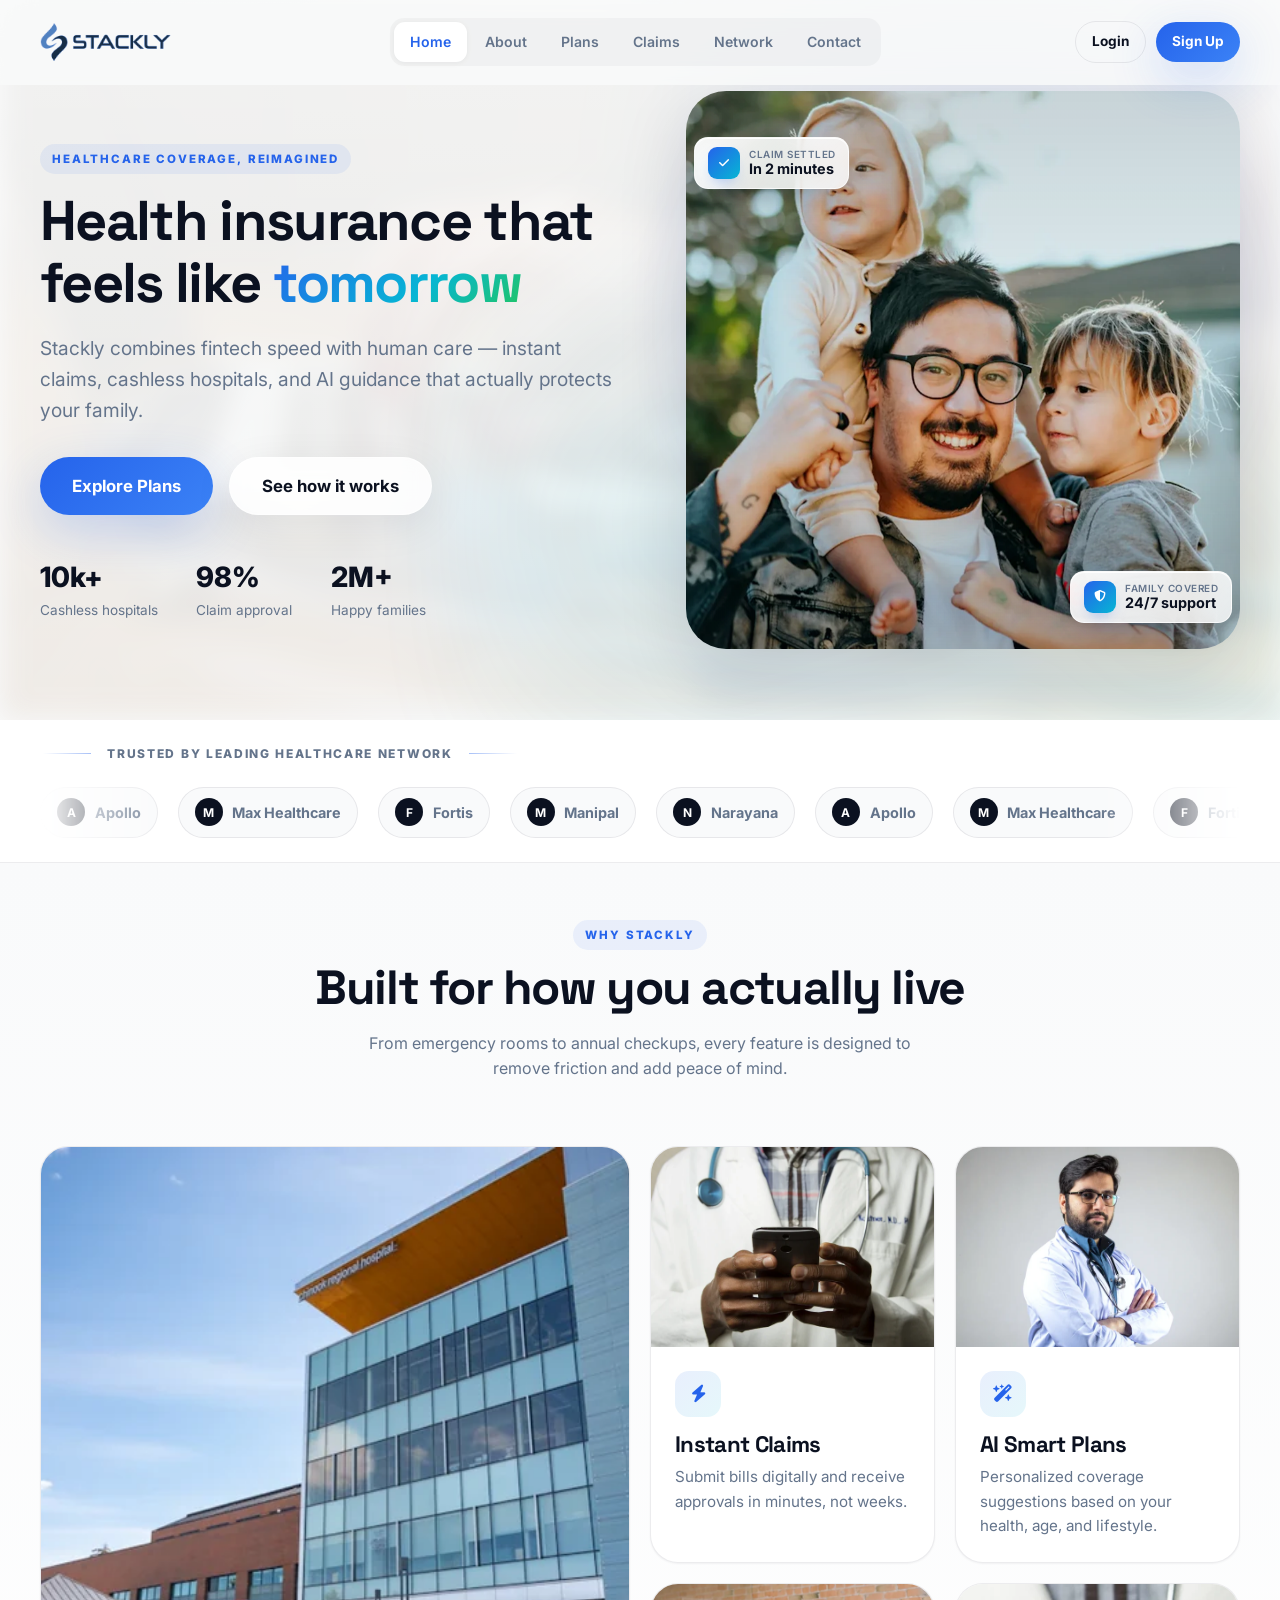
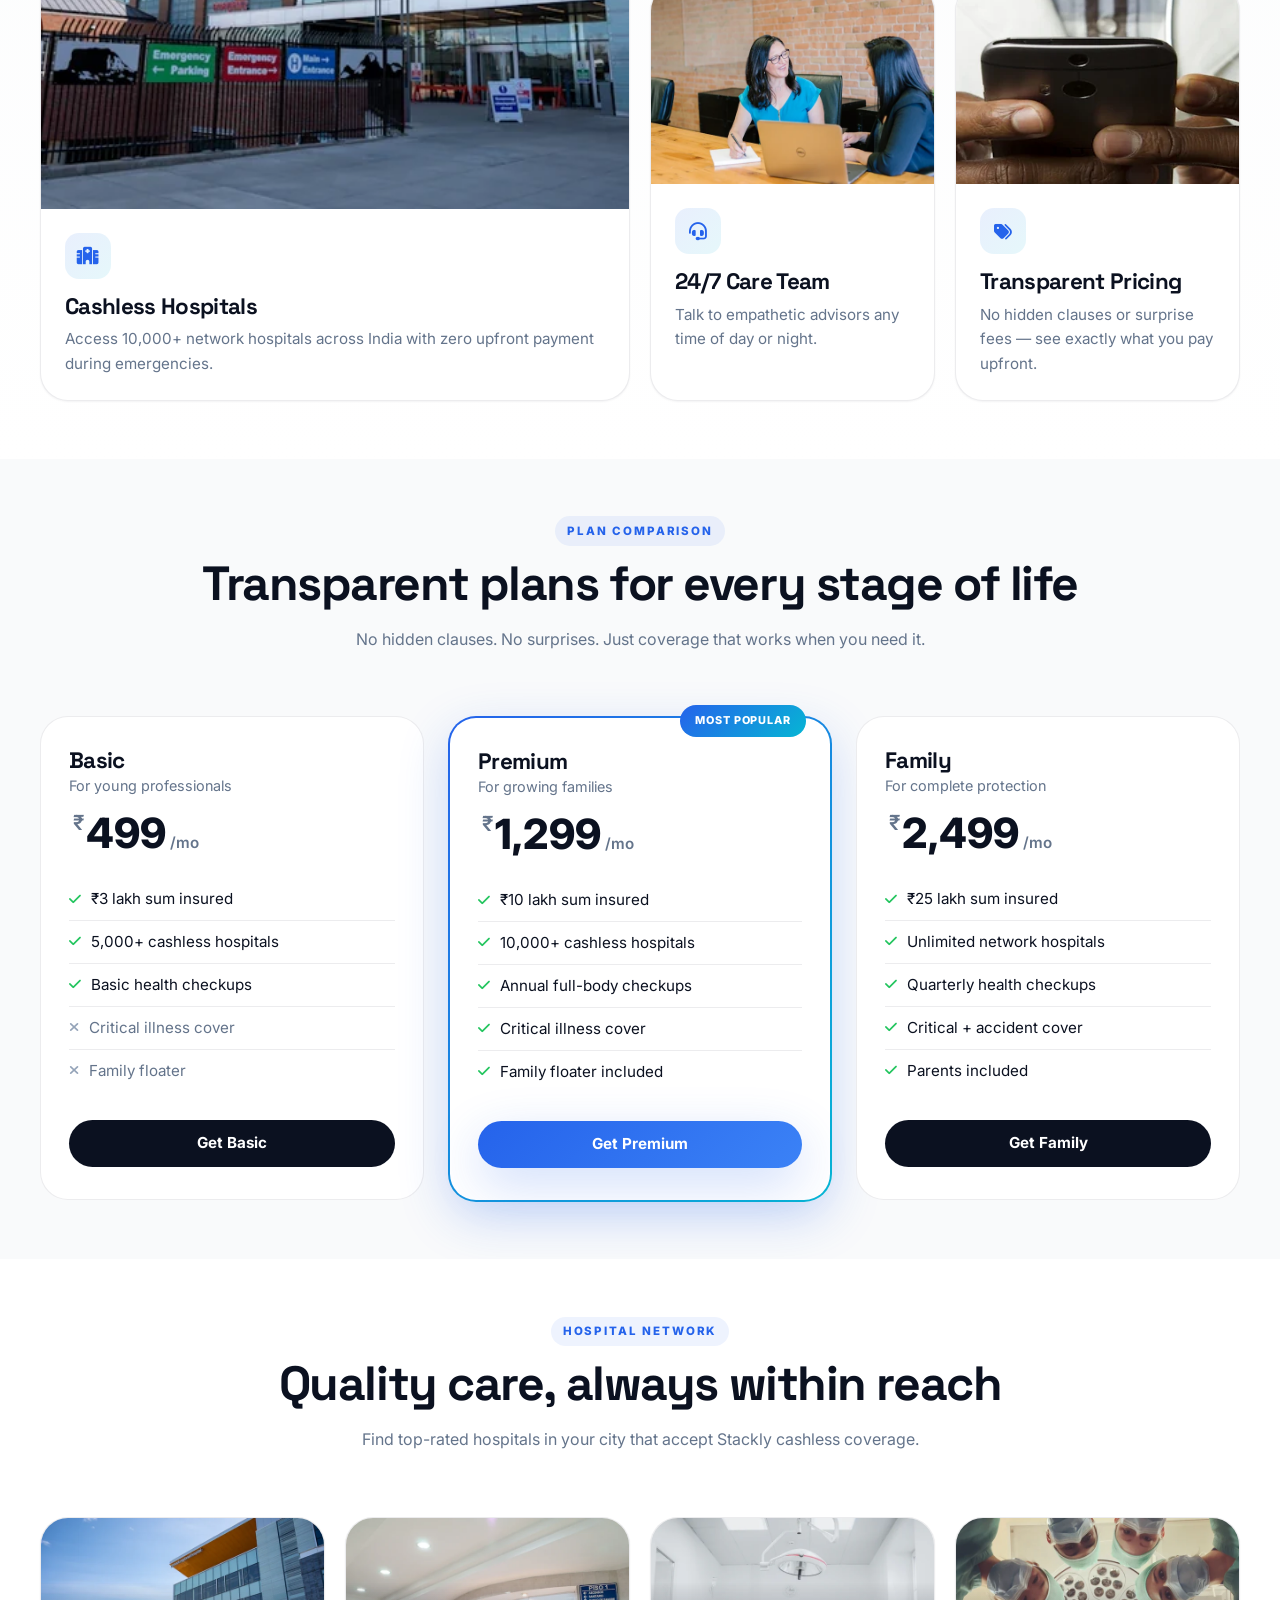
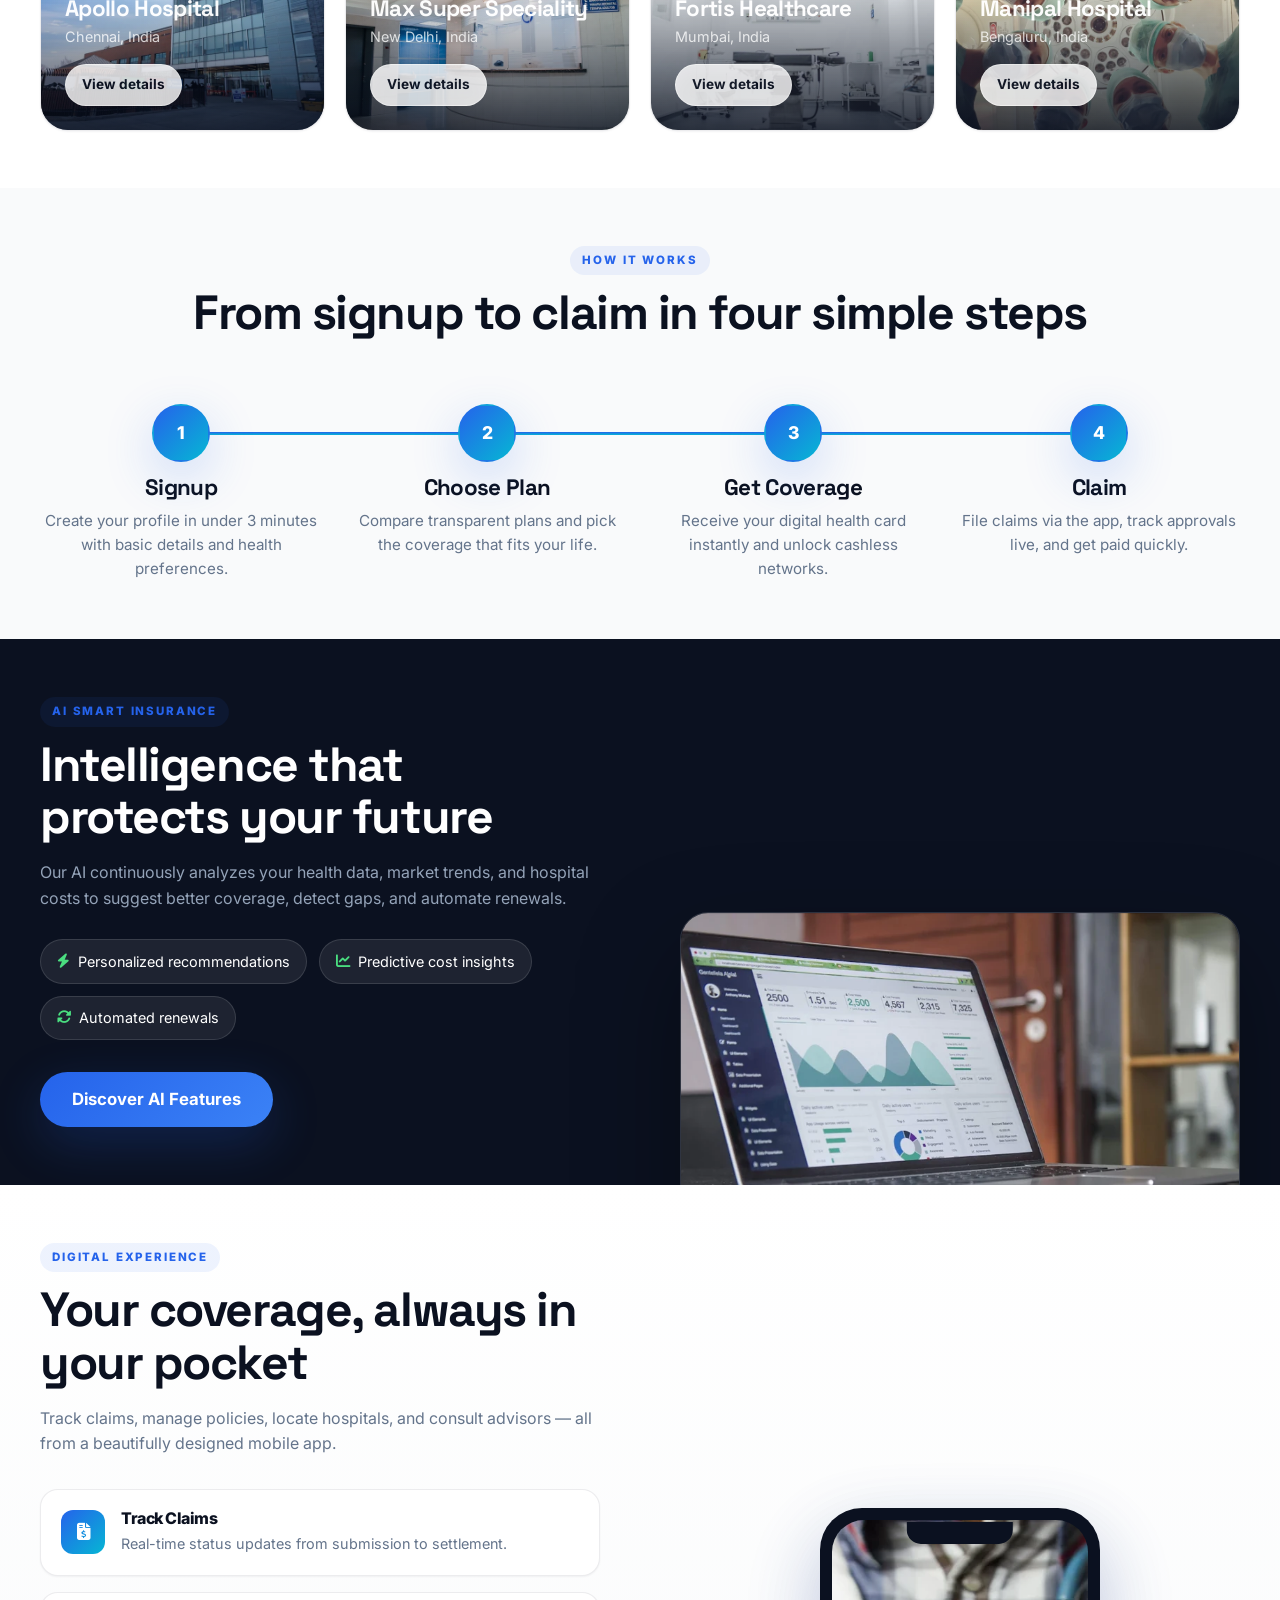
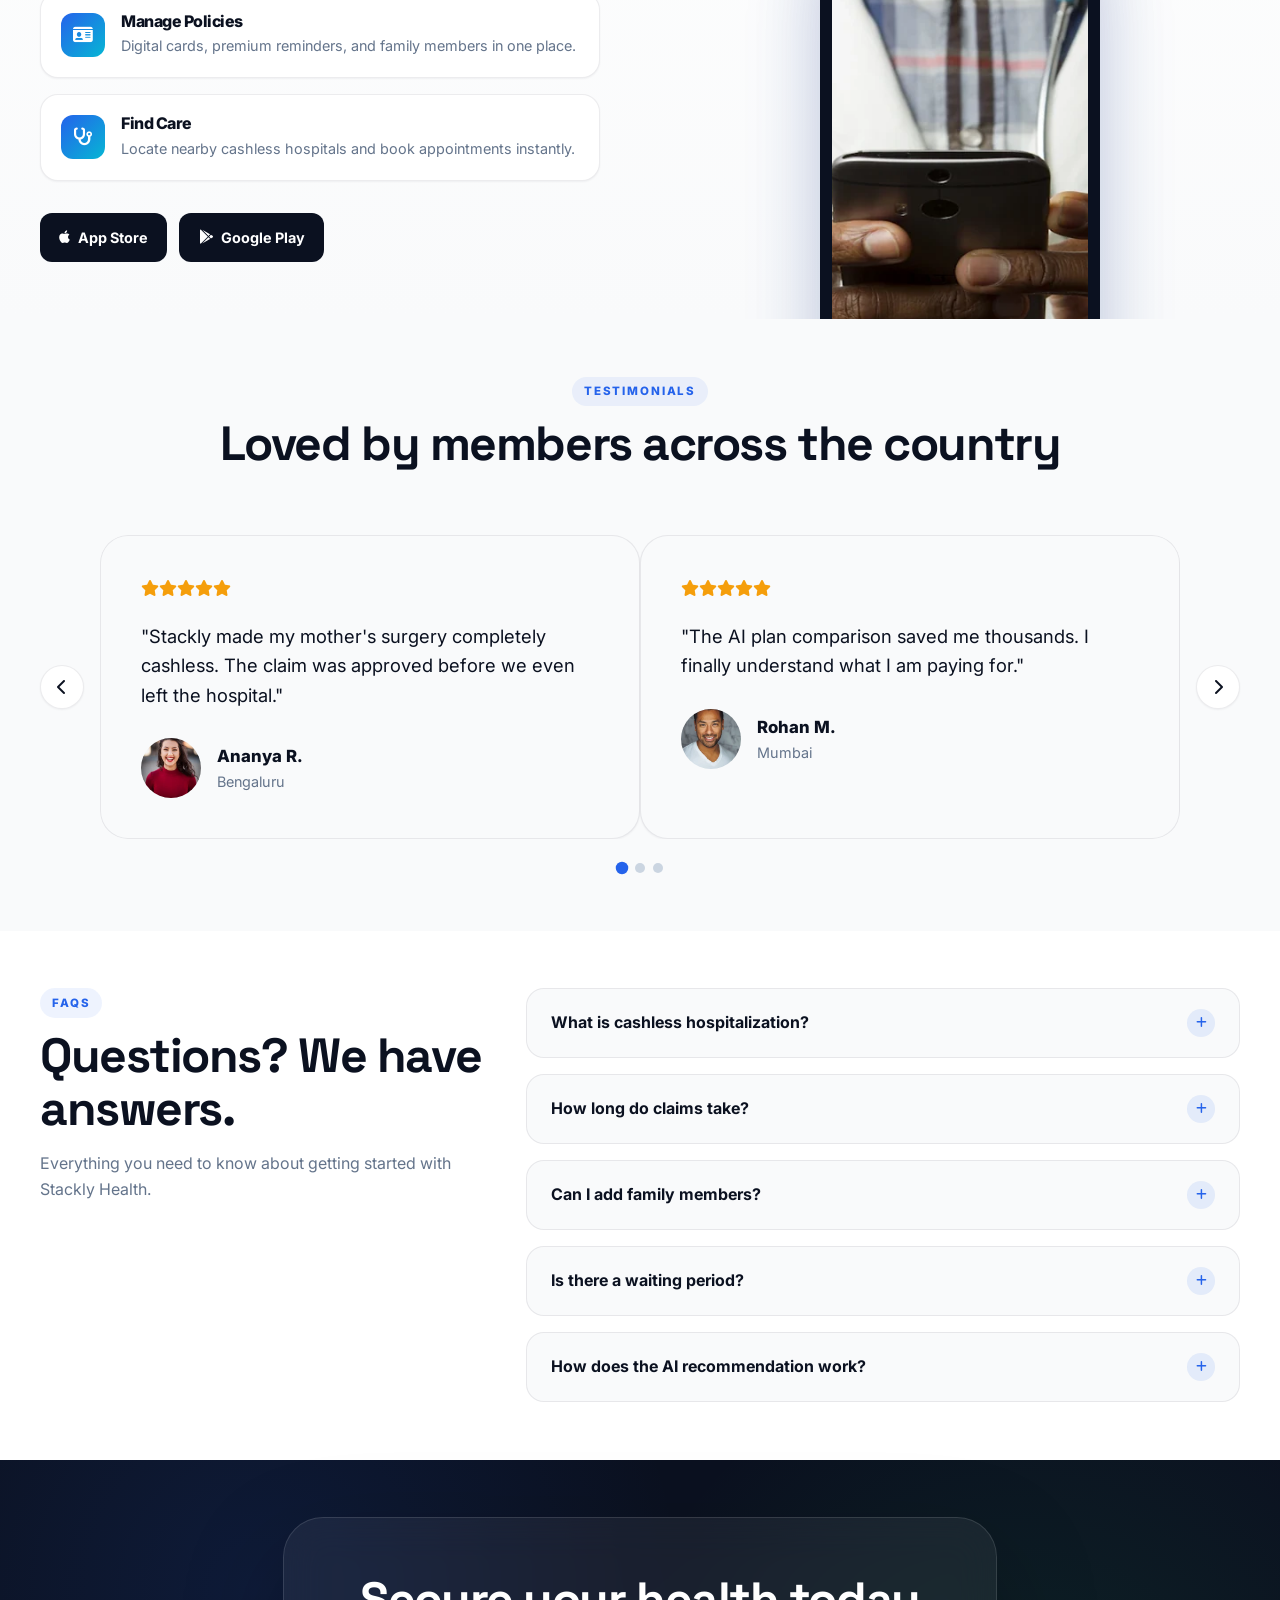
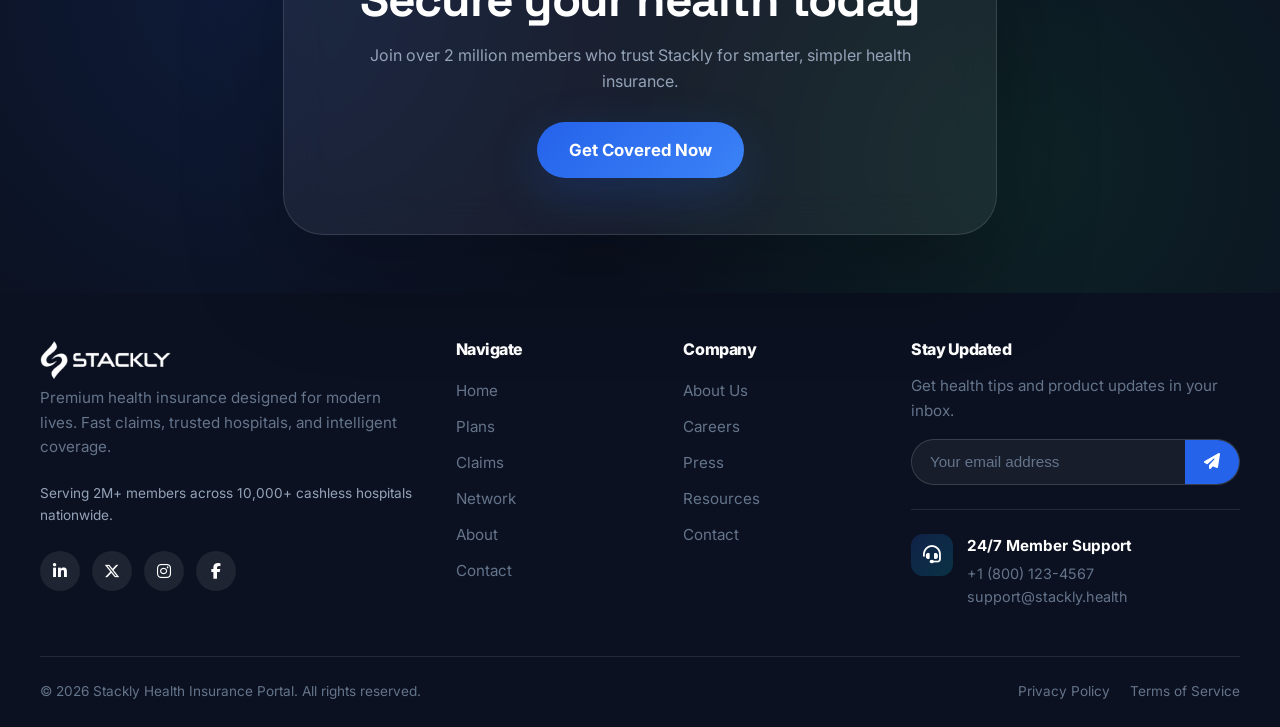
<file: index.html>
<!DOCTYPE html>
<html lang="en">
<head>
  <meta charset="UTF-8" />
  <meta name="viewport" content="width=device-width, initial-scale=1.0" />
  <meta name="description" content="Stackly Health Insurance Portal - Smart health insurance, simplified." />
  <title>Stackly Health Insurance Portal</title>
  <link rel="preconnect" href="https://fonts.googleapis.com" />
  <link rel="preconnect" href="https://fonts.gstatic.com" crossorigin />
  <link href="https://fonts.googleapis.com/css2?family=Inter:wght@400;500;600;700;800&family=Space+Grotesk:wght@500;700&display=swap" rel="stylesheet" />
  <link rel="stylesheet" href="https://cdnjs.cloudflare.com/ajax/libs/font-awesome/6.5.1/css/all.min.css" />
  <link rel="stylesheet" href="styles.css" />
  <noscript><style>.reveal { opacity: 1; transform: none; }</style></noscript>
</head>
<body>
  <!-- SVG Filter for Logo Recolor -->
  <svg class="sr-only-svg" aria-hidden="true">
    <defs>
      <filter id="logoRecolor">
        <feColorMatrix type="saturate" values="0" result="gray"/>
        <feComponentTransfer result="blue">
          <feFuncR type="table" tableValues="0.145"/>
          <feFuncG type="table" tableValues="0.388"/>
          <feFuncB type="table" tableValues="0.922"/>
        </feComponentTransfer>
        <feBlend in="gray" in2="blue" mode="multiply" result="tinted"/>
        <feComponentTransfer>
          <feFuncA type="table" tableValues="0 1"/>
        </feComponentTransfer>
      </filter>
    </defs>
  </svg>

  <!-- HEADER -->
  <header class="site-header" id="header">
    <div class="container header-inner">
      <a href="index.html" class="logo" aria-label="Stackly Health home">
        <img class="logo-img" src="assets/images/logo-stackly.webp" alt="Stackly Health" width="1000" height="220" />
      </a>

      <!-- Mobile Nav Overlay -->
      <div class="mobile-nav-overlay" id="mobileNavOverlay" aria-hidden="true"></div>

      <!-- Mobile Nav Panel -->
      <nav class="mobile-nav" id="mainNav" aria-label="Primary navigation">
        <!-- Top: Brand + Close -->
        <div class="mn-header">
          <a href="#" class="mn-brand">
            <img class="mn-brand-img" src="assets/images/logo-stackly.webp" alt="Stackly Health" width="1000" height="220" />
          </a>
          <button class="mn-close" id="navClose" aria-label="Close menu">
            <i class="fa-solid fa-xmark"></i>
          </button>
        </div>

        <div class="mn-body">
          <!-- CTA Block -->
          <div class="mn-cta glass">
            <p class="mn-cta-title">Welcome to <strong>Stackly Health</strong></p>
            <p class="mn-cta-sub">Your trusted partner in smart healthcare coverage.</p>
            <div class="mn-cta-btns">
              <a href="login.html" class="btn btn-ghost btn-sm">Login</a>
              <a href="signup.html" class="btn btn-primary btn-sm">Sign Up</a>
            </div>
          </div>

          <!-- Primary Nav -->
          <div class="mn-section mn-nav-section">
            <span class="mn-section-label">Navigation</span>
            <ul class="mn-nav-list">
              <li><a href="index.html" class="mn-nav-link active"><span class="mn-nav-icon"><i class="fa-solid fa-house"></i></span><span class="mn-nav-label">Home</span><i class="fa-solid fa-chevron-right mn-nav-arrow"></i></a></li>
              <li><a href="about.html" class="mn-nav-link"><span class="mn-nav-icon"><i class="fa-solid fa-people-group"></i></span><span class="mn-nav-label">About</span><i class="fa-solid fa-chevron-right mn-nav-arrow"></i></a></li>
              <li><a href="plans.html" class="mn-nav-link"><span class="mn-nav-icon"><i class="fa-solid fa-gem"></i></span><span class="mn-nav-label">Plans</span><i class="fa-solid fa-chevron-right mn-nav-arrow"></i></a></li>
              <li><a href="claims.html" class="mn-nav-link"><span class="mn-nav-icon"><i class="fa-solid fa-file-lines"></i></span><span class="mn-nav-label">Claims</span><i class="fa-solid fa-chevron-right mn-nav-arrow"></i></a></li>
              <li><a href="network.html" class="mn-nav-link"><span class="mn-nav-icon"><i class="fa-solid fa-hospital"></i></span><span class="mn-nav-label">Network</span><i class="fa-solid fa-chevron-right mn-nav-arrow"></i></a></li>
              <li><a href="contact.html" class="mn-nav-link"><span class="mn-nav-icon"><i class="fa-solid fa-envelope"></i></span><span class="mn-nav-label">Contact</span><i class="fa-solid fa-chevron-right mn-nav-arrow"></i></a></li>
            </ul>
          </div>

          <!-- Quick Actions -->
          <div class="mn-section">
            <span class="mn-section-label">Quick Actions</span>
            <div class="mn-quick-grid">
              <a href="404.html" class="mn-quick-pill"><i class="fa-solid fa-file-medical"></i> File a Claim</a>
              <a href="404.html" class="mn-quick-pill"><i class="fa-solid fa-magnifying-glass-location"></i> Track Claim</a>
              <a href="404.html" class="mn-quick-pill"><i class="fa-solid fa-stethoscope"></i> Find Hospitals</a>
            </div>
          </div>

          <!-- Feature Block -->
          <div class="mn-feature">
            <span class="mn-feature-label"><i class="fa-solid fa-shield-heart"></i> Why Stackly</span>
            <div class="mn-feature-inner">
              <div class="mn-feature-stat"><i class="fa-solid fa-hospital"></i><strong>10,000+</strong><span>Cashless Hospitals</span></div>
              <div class="mn-feature-stat"><i class="fa-solid fa-chart-line"></i><strong>98%</strong><span>Claim Success</span></div>
            </div>
          </div>

          <!-- Support -->
          <div class="mn-section">
            <span class="mn-section-label">Support</span>
            <div class="mn-support-list">
              <a href="tel:+18001234567" class="mn-support-item"><span class="mn-support-icon"><i class="fa-solid fa-phone"></i></span><div><strong>Call Us</strong><span>+1 (800) 123-4567</span></div></a>
              <a href="mailto:support@stackly.health" class="mn-support-item"><span class="mn-support-icon"><i class="fa-solid fa-envelope"></i></span><div><strong>Email Support</strong><span>support@stackly.health</span></div></a>
            </div>
          </div>
        </div>

        <!-- Footer Mini -->
        <div class="mn-footer">
          <div class="mn-social">
            <a href="404.html" aria-label="Facebook"><i class="fa-brands fa-facebook-f"></i></a>
            <a href="404.html" aria-label="Twitter"><i class="fa-brands fa-x-twitter"></i></a>
            <a href="404.html" aria-label="LinkedIn"><i class="fa-brands fa-linkedin-in"></i></a>
            <a href="404.html" aria-label="Instagram"><i class="fa-brands fa-instagram"></i></a>
          </div>
          <p>&copy; 2026 Stackly Health. All rights reserved.</p>
        </div>

        <!-- Desktop-only actions -->
        <div class="mn-desktop-actions">
          <a href="login.html" class="btn btn-ghost btn-sm">Login</a>
          <a href="signup.html" class="btn btn-primary btn-sm">Sign Up</a>
        </div>
      </nav>

      <button class="menu-toggle" id="menuToggle" aria-label="Open menu" aria-expanded="false" aria-controls="mainNav">
        <span></span><span></span><span></span>
      </button>
    </div>
  </header>

  <main>
    <!-- HERO -->
    <section class="hero" id="hero">
      <div class="hero-glow" aria-hidden="true"></div>
      <div class="container hero-grid">
        <div class="hero-content">
          <span class="eyebrow">Healthcare coverage, reimagined</span>
          <h1>Health insurance that feels like <span class="gradient-text">tomorrow</span></h1>
          <p class="hero-sub">Stackly combines fintech speed with human care — instant claims, cashless hospitals, and AI guidance that actually protects your family.</p>
          <div class="hero-actions">
            <a href="404.html" class="btn btn-primary btn-lg">Explore Plans</a>
            <a href="404.html" class="btn btn-glass btn-lg">See how it works</a>
          </div>
          <div class="hero-stats">
            <div class="stat"><strong>10k+</strong><span>Cashless hospitals</span></div>
            <div class="stat"><strong>98%</strong><span>Claim approval</span></div>
            <div class="stat"><strong>2M+</strong><span>Happy families</span></div>
          </div>
        </div>
        <div class="hero-visual">
          <div class="hero-image-wrap">
            <img src="assets/images/hero.webp" alt="Happy father with his children outdoors" width="900" height="1125" />
          </div>
          <div class="floating-card card-1">
            <div class="floating-icon"><i class="fa-solid fa-check"></i></div>
            <div><span>Claim settled</span><strong>In 2 minutes</strong></div>
          </div>
          <div class="floating-card card-2">
            <div class="floating-icon"><i class="fa-solid fa-shield-halved"></i></div>
            <div><span>Family covered</span><strong>24/7 support</strong></div>
          </div>
        </div>
      </div>
    </section>

    <!-- PARTNERS -->
    <section class="partners" id="partners" aria-label="Partner hospitals">
      <div class="container">
        <p class="partners-label">Trusted by leading healthcare network</p>
        <div class="partners-marquee" id="homePartnersMarquee" aria-hidden="true"></div>
      </div>
    </section>

    <!-- WHY STACKLY -->
    <section class="why" id="why-stackly">
      <div class="container">
        <div class="section-head reveal">
          <span class="eyebrow">Why Stackly</span>
          <h2>Built for how you actually live</h2>
          <p>From emergency rooms to annual checkups, every feature is designed to remove friction and add peace of mind.</p>
        </div>
        <div class="bento-grid">
          <article class="bento-card bento-lg reveal" style="--stagger:0.1s">
            <div class="bento-media"><img src="assets/images/why-hospital.webp" alt="Modern hospital building exterior" width="640" height="480" /></div>
            <div class="bento-body">
              <div class="bento-icon"><i class="fa-solid fa-hospital"></i></div>
              <h3>Cashless Hospitals</h3>
              <p>Access 10,000+ network hospitals across India with zero upfront payment during emergencies.</p>
            </div>
          </article>
          <article class="bento-card reveal" style="--stagger:0.2s">
            <div class="bento-media"><img src="assets/images/why-claims.webp" alt="Doctor using smartphone for instant claims" width="640" height="480" /></div>
            <div class="bento-body">
              <div class="bento-icon"><i class="fa-solid fa-bolt"></i></div>
              <h3>Instant Claims</h3>
              <p>Submit bills digitally and receive approvals in minutes, not weeks.</p>
            </div>
          </article>
          <article class="bento-card reveal" style="--stagger:0.3s">
            <div class="bento-media"><img src="assets/images/why-ai.webp" alt="Doctor portrait representing AI recommendations" width="640" height="480" /></div>
            <div class="bento-body">
              <div class="bento-icon"><i class="fa-solid fa-wand-magic-sparkles"></i></div>
              <h3>AI Smart Plans</h3>
              <p>Personalized coverage suggestions based on your health, age, and lifestyle.</p>
            </div>
          </article>
          <article class="bento-card reveal" style="--stagger:0.4s">
            <div class="bento-media"><img src="assets/images/why-support.webp" alt="Healthcare consultation for support" width="640" height="480" /></div>
            <div class="bento-body">
              <div class="bento-icon"><i class="fa-solid fa-headset"></i></div>
              <h3>24/7 Care Team</h3>
              <p>Talk to empathetic advisors any time of day or night.</p>
            </div>
          </article>
          <article class="bento-card reveal" style="--stagger:0.5s">
            <div class="bento-media"><img src="assets/images/mobile-screen.webp" alt="Smartphone showing transparent plan pricing" width="640" height="480" /></div>
            <div class="bento-body">
              <div class="bento-icon"><i class="fa-solid fa-tags"></i></div>
              <h3>Transparent Pricing</h3>
              <p>No hidden clauses or surprise fees — see exactly what you pay upfront.</p>
            </div>
          </article>
        </div>
      </div>
    </section>

    <!-- PLANS -->
    <section class="plans" id="plans">
      <div class="container">
        <div class="section-head reveal">
          <span class="eyebrow">Plan Comparison</span>
          <h2>Transparent plans for every stage of life</h2>
          <p>No hidden clauses. No surprises. Just coverage that works when you need it.</p>
        </div>
        <div class="plans-grid">
          <article class="plan-card reveal" style="--stagger:0.1s">
            <h3>Basic</h3>
            <p class="plan-for">For young professionals</p>
            <div class="plan-price"><span class="currency">₹</span>499<span>/mo</span></div>
            <ul class="plan-features">
              <li><i class="fa-solid fa-check"></i> ₹3 lakh sum insured</li>
              <li><i class="fa-solid fa-check"></i> 5,000+ cashless hospitals</li>
              <li><i class="fa-solid fa-check"></i> Basic health checkups</li>
              <li class="missing"><i class="fa-solid fa-xmark"></i> Critical illness cover</li>
              <li class="missing"><i class="fa-solid fa-xmark"></i> Family floater</li>
            </ul>
            <a href="404.html" class="btn btn-secondary btn-block">Get Basic</a>
          </article>

          <article class="plan-card plan-featured reveal" style="--stagger:0.2s">
            <div class="plan-badge">Most Popular</div>
            <h3>Premium</h3>
            <p class="plan-for">For growing families</p>
            <div class="plan-price"><span class="currency">₹</span>1,299<span>/mo</span></div>
            <ul class="plan-features">
              <li><i class="fa-solid fa-check"></i> ₹10 lakh sum insured</li>
              <li><i class="fa-solid fa-check"></i> 10,000+ cashless hospitals</li>
              <li><i class="fa-solid fa-check"></i> Annual full-body checkups</li>
              <li><i class="fa-solid fa-check"></i> Critical illness cover</li>
              <li><i class="fa-solid fa-check"></i> Family floater included</li>
            </ul>
            <a href="404.html" class="btn btn-primary btn-block">Get Premium</a>
          </article>

          <article class="plan-card reveal" style="--stagger:0.3s">
            <h3>Family</h3>
            <p class="plan-for">For complete protection</p>
            <div class="plan-price"><span class="currency">₹</span>2,499<span>/mo</span></div>
            <ul class="plan-features">
              <li><i class="fa-solid fa-check"></i> ₹25 lakh sum insured</li>
              <li><i class="fa-solid fa-check"></i> Unlimited network hospitals</li>
              <li><i class="fa-solid fa-check"></i> Quarterly health checkups</li>
              <li><i class="fa-solid fa-check"></i> Critical + accident cover</li>
              <li><i class="fa-solid fa-check"></i> Parents included</li>
            </ul>
            <a href="404.html" class="btn btn-secondary btn-block">Get Family</a>
          </article>
        </div>
      </div>
    </section>

    <!-- HOSPITAL NETWORK -->
    <section class="hospitals" id="hospitals">
      <div class="container">
        <div class="section-head reveal">
          <span class="eyebrow">Hospital Network</span>
          <h2>Quality care, always within reach</h2>
          <p>Find top-rated hospitals in your city that accept Stackly cashless coverage.</p>
        </div>
        <div class="hospital-grid">
          <article class="hospital-card reveal" style="--stagger:0.1s">
            <div class="hospital-image"><img src="assets/images/hospital-1.webp" alt="Apollo Hospital building" width="640" height="480" /></div>
            <div class="hospital-overlay">
              <h3>Apollo Hospital</h3>
              <p>Chennai, India</p>
              <a href="404.html" class="btn btn-sm btn-glass">View details</a>
            </div>
          </article>
          <article class="hospital-card reveal" style="--stagger:0.2s">
            <div class="hospital-image"><img src="assets/images/hospital-2.webp" alt="Max Super Speciality reception" width="640" height="480" /></div>
            <div class="hospital-overlay">
              <h3>Max Super Speciality</h3>
              <p>New Delhi, India</p>
              <a href="404.html" class="btn btn-sm btn-glass">View details</a>
            </div>
          </article>
          <article class="hospital-card reveal" style="--stagger:0.3s">
            <div class="hospital-image"><img src="assets/images/hospital-3.webp" alt="Fortis operating room" width="640" height="480" /></div>
            <div class="hospital-overlay">
              <h3>Fortis Healthcare</h3>
              <p>Mumbai, India</p>
              <a href="404.html" class="btn btn-sm btn-glass">View details</a>
            </div>
          </article>
          <article class="hospital-card reveal" style="--stagger:0.4s">
            <div class="hospital-image"><img src="assets/images/hospital-4.webp" alt="Manipal surgical team" width="640" height="480" /></div>
            <div class="hospital-overlay">
              <h3>Manipal Hospital</h3>
              <p>Bengaluru, India</p>
              <a href="404.html" class="btn btn-sm btn-glass">View details</a>
            </div>
          </article>
        </div>
      </div>
    </section>

    <!-- HOW IT WORKS -->
    <section class="how-it-works" id="how-it-works">
      <div class="container">
        <div class="section-head reveal">
          <span class="eyebrow">How It Works</span>
          <h2>From signup to claim in four simple steps</h2>
        </div>
        <div class="steps">
          <div class="step-line" aria-hidden="true"><span></span></div>
          <article class="step-card reveal" style="--stagger:0.1s">
            <div class="step-number">1</div>
            <h3>Signup</h3>
            <p>Create your profile in under 3 minutes with basic details and health preferences.</p>
          </article>
          <article class="step-card reveal" style="--stagger:0.2s">
            <div class="step-number">2</div>
            <h3>Choose Plan</h3>
            <p>Compare transparent plans and pick the coverage that fits your life.</p>
          </article>
          <article class="step-card reveal" style="--stagger:0.3s">
            <div class="step-number">3</div>
            <h3>Get Coverage</h3>
            <p>Receive your digital health card instantly and unlock cashless networks.</p>
          </article>
          <article class="step-card reveal" style="--stagger:0.4s">
            <div class="step-number">4</div>
            <h3>Claim</h3>
            <p>File claims via the app, track approvals live, and get paid quickly.</p>
          </article>
        </div>
      </div>
    </section>

    <!-- AI SMART INSURANCE -->
    <section class="ai" id="ai-insurance">
      <div class="container ai-grid">
        <div class="ai-content reveal">
          <span class="eyebrow">AI Smart Insurance</span>
          <h2>Intelligence that protects your future</h2>
          <p>Our AI continuously analyzes your health data, market trends, and hospital costs to suggest better coverage, detect gaps, and automate renewals.</p>
          <div class="ai-chips">
            <span class="chip"><i class="fa-solid fa-bolt"></i> Personalized recommendations</span>
            <span class="chip"><i class="fa-solid fa-chart-line"></i> Predictive cost insights</span>
            <span class="chip"><i class="fa-solid fa-rotate"></i> Automated renewals</span>
          </div>
          <a href="404.html" class="btn btn-primary btn-lg">Discover AI Features</a>
        </div>
        <div class="ai-visual reveal" style="--stagger:0.2s">
          <div class="glass-frame">
            <img src="assets/images/ai-dashboard.webp" alt="AI analytics dashboard on laptop" width="800" height="600" />
          </div>
        </div>
      </div>
    </section>

    <!-- MOBILE APP -->
    <section class="mobile-app" id="mobile-app">
      <div class="container mobile-grid">
        <div class="mobile-visual reveal">
          <div class="phone-mockup">
            <div class="phone-notch"></div>
            <div class="phone-screen">
              <img src="assets/images/mobile-screen.webp" alt="Stackly mobile app screen with doctor using phone" width="360" height="640" />
            </div>
          </div>
        </div>
        <div class="mobile-content reveal" style="--stagger:0.2s">
          <span class="eyebrow">Digital Experience</span>
          <h2>Your coverage, always in your pocket</h2>
          <p>Track claims, manage policies, locate hospitals, and consult advisors — all from a beautifully designed mobile app.</p>
          <div class="mobile-features">
            <div class="mobile-feature">
              <div class="mobile-icon"><i class="fa-solid fa-file-invoice-dollar"></i></div>
              <div>
                <h3>Track Claims</h3>
                <p>Real-time status updates from submission to settlement.</p>
              </div>
            </div>
            <div class="mobile-feature">
              <div class="mobile-icon"><i class="fa-solid fa-id-card"></i></div>
              <div>
                <h3>Manage Policies</h3>
                <p>Digital cards, premium reminders, and family members in one place.</p>
              </div>
            </div>
            <div class="mobile-feature">
              <div class="mobile-icon"><i class="fa-solid fa-stethoscope"></i></div>
              <div>
                <h3>Find Care</h3>
                <p>Locate nearby cashless hospitals and book appointments instantly.</p>
              </div>
            </div>
          </div>
          <div class="store-badges">
            <a href="404.html" aria-label="Download on App Store"><i class="fa-brands fa-apple"></i> App Store</a>
            <a href="404.html" aria-label="Get it on Google Play"><i class="fa-brands fa-google-play"></i> Google Play</a>
          </div>
        </div>
      </div>
    </section>

    <!-- TESTIMONIALS -->
    <section class="testimonials" id="testimonials">
      <div class="container">
        <div class="section-head reveal">
          <span class="eyebrow">Testimonials</span>
          <h2>Loved by members across the country</h2>
        </div>
        <div class="slider reveal" aria-roledescription="carousel" aria-label="Member testimonials">
          <button class="slider-arrow prev" aria-label="Previous testimonial"><i class="fa-solid fa-chevron-left"></i></button>
          <div class="slider-viewport">
            <div class="slider-track" id="testimonialTrack">
              <article class="testimonial">
                <div class="stars"><i class="fa-solid fa-star"></i><i class="fa-solid fa-star"></i><i class="fa-solid fa-star"></i><i class="fa-solid fa-star"></i><i class="fa-solid fa-star"></i></div>
                <p class="quote">"Stackly made my mother's surgery completely cashless. The claim was approved before we even left the hospital."</p>
                <div class="author"><img src="assets/images/avatar-1.webp" alt="Ananya portrait" width="60" height="60" /><div><strong>Ananya R.</strong><span>Bengaluru</span></div></div>
              </article>
              <article class="testimonial">
                <div class="stars"><i class="fa-solid fa-star"></i><i class="fa-solid fa-star"></i><i class="fa-solid fa-star"></i><i class="fa-solid fa-star"></i><i class="fa-solid fa-star"></i></div>
                <p class="quote">"The AI plan comparison saved me thousands. I finally understand what I am paying for."</p>
                <div class="author"><img src="assets/images/avatar-2.webp" alt="Rohan portrait" width="60" height="60" /><div><strong>Rohan M.</strong><span>Mumbai</span></div></div>
              </article>
              <article class="testimonial">
                <div class="stars"><i class="fa-solid fa-star"></i><i class="fa-solid fa-star"></i><i class="fa-solid fa-star"></i><i class="fa-solid fa-star"></i><i class="fa-solid fa-star-half-stroke"></i></div>
                <p class="quote">"Customer support at 2 AM helped me find a network ICU during an emergency. Truly life-saving."</p>
                <div class="author"><img src="assets/images/avatar-3.webp" alt="Sneha portrait" width="60" height="60" /><div><strong>Sneha K.</strong><span>Delhi</span></div></div>
              </article>
              <article class="testimonial">
                <div class="stars"><i class="fa-solid fa-star"></i><i class="fa-solid fa-star"></i><i class="fa-solid fa-star"></i><i class="fa-solid fa-star"></i><i class="fa-solid fa-star"></i></div>
                <p class="quote">"Beautiful app, paperless claims, and transparent pricing. This is how insurance should be."</p>
                <div class="author"><img src="assets/images/avatar-4.webp" alt="Priya portrait" width="60" height="60" /><div><strong>Priya S.</strong><span>Hyderabad</span></div></div>
              </article>
            </div>
          </div>
          <button class="slider-arrow next" aria-label="Next testimonial"><i class="fa-solid fa-chevron-right"></i></button>
        </div>
        <div class="slider-dots" id="sliderDots"></div>
      </div>
    </section>

    <!-- FAQ -->
    <section class="faq" id="faq">
      <div class="container faq-grid">
        <div class="faq-head reveal">
          <span class="eyebrow">FAQs</span>
          <h2>Questions? We have answers.</h2>
          <p>Everything you need to know about getting started with Stackly Health.</p>
        </div>
        <div class="faq-list reveal" style="--stagger:0.2s">
          <div class="faq-item">
            <button class="faq-question" aria-expanded="false"><span>What is cashless hospitalization?</span><i class="fa-solid fa-plus"></i></button>
            <div class="faq-answer"><p>Cashless hospitalization lets you get treated at network hospitals without paying upfront. Stackly settles the bill directly with the hospital.</p></div>
          </div>
          <div class="faq-item">
            <button class="faq-question" aria-expanded="false"><span>How long do claims take?</span><i class="fa-solid fa-plus"></i></button>
            <div class="faq-answer"><p>Most cashless claims are approved within minutes. Reimbursement claims are typically processed within 7 working days.</p></div>
          </div>
          <div class="faq-item">
            <button class="faq-question" aria-expanded="false"><span>Can I add family members?</span><i class="fa-solid fa-plus"></i></button>
            <div class="faq-answer"><p>Yes. Premium and Family plans support adding your spouse, children, and parents under a single policy.</p></div>
          </div>
          <div class="faq-item">
            <button class="faq-question" aria-expanded="false"><span>Is there a waiting period?</span><i class="fa-solid fa-plus"></i></button>
            <div class="faq-answer"><p>General waiting periods vary by plan. Emergency accidental coverage begins from day one on all active plans.</p></div>
          </div>
          <div class="faq-item">
            <button class="faq-question" aria-expanded="false"><span>How does the AI recommendation work?</span><i class="fa-solid fa-plus"></i></button>
            <div class="faq-answer"><p>Our AI analyzes your profile, medical history, and lifestyle goals to recommend coverage with the best value and protection.</p></div>
          </div>
        </div>
      </div>
    </section>

    <!-- FINAL CTA -->
    <section class="cta-banner" id="cta-banner">
      <div class="container cta-inner reveal">
        <div class="cta-glass">
          <h2>Secure your health today</h2>
          <p>Join over 2 million members who trust Stackly for smarter, simpler health insurance.</p>
          <a href="404.html" class="btn btn-primary btn-lg">Get Covered Now</a>
        </div>
      </div>
    </section>
  </main>

  <!-- FOOTER -->
  <footer class="site-footer" id="footer">
    <div class="container">
      <div class="footer-grid">
        <div class="footer-brand">
          <a href="#" class="logo">
            <img class="logo-img" src="assets/images/logo-stackly.webp" alt="Stackly Health" width="1000" height="220" />
          </a>
          <p>Premium health insurance designed for modern lives. Fast claims, trusted hospitals, and intelligent coverage.</p>
          <p class="footer-tagline">Serving 2M+ members across 10,000+ cashless hospitals nationwide.</p>
          <div class="socials">
            <a href="404.html" aria-label="LinkedIn"><i class="fa-brands fa-linkedin-in"></i></a>
            <a href="404.html" aria-label="Twitter"><i class="fa-brands fa-x-twitter"></i></a>
            <a href="404.html" aria-label="Instagram"><i class="fa-brands fa-instagram"></i></a>
            <a href="404.html" aria-label="Facebook"><i class="fa-brands fa-facebook-f"></i></a>
          </div>
        </div>
                <div class="footer-links">
          <h4>Navigate</h4>
          <ul>
            <li><a href="index.html">Home</a></li>
            <li><a href="plans.html">Plans</a></li>
            <li><a href="claims.html">Claims</a></li>
            <li><a href="network.html">Network</a></li>
            <li><a href="about.html">About</a></li>
            <li><a href="contact.html">Contact</a></li>
          </ul>
        </div>
                <div class="footer-links">
          <h4>Company</h4>
          <ul>
            <li><a href="404.html">About Us</a></li>
            <li><a href="404.html">Careers</a></li>
            <li><a href="404.html">Press</a></li>
            <li><a href="404.html">Resources</a></li>
            <li><a href="404.html">Contact</a></li>
          </ul>
        </div>
        <div class="footer-newsletter">
          <h4>Stay Updated</h4>
          <p>Get health tips and product updates in your inbox.</p>
                    <form class="newsletter-form" id="newsletterForm" novalidate>
            <input type="email" placeholder="Your email address" required aria-label="Email address" />
            <button type="submit" aria-label="Subscribe"><i class="fa-solid fa-paper-plane"></i></button>
          </form>
          <p class="newsletter-success" id="newsletterSuccess"></p>
          <div class="footer-news-extra">
            <div class="footer-support">
              <span class="fs-icon"><i class="fa-solid fa-headset"></i></span>
              <div>
                <strong>24/7 Member Support</strong>
                <a href="tel:+18001234567">+1 (800) 123-4567</a>
                <a href="mailto:support@stackly.health">support@stackly.health</a>
              </div>
            </div>
          </div>
        </div>
      </div>
      <div class="footer-bottom">
        <p>&copy; 2026 Stackly Health Insurance Portal. All rights reserved.</p>
        <div class="legal-links">
          <a href="404.html">Privacy Policy</a>
          <a href="404.html">Terms of Service</a>
        </div>
      </div>
    </div>
  </footer>

  <script src="script.js"></script>
</body>
</html>
</file>
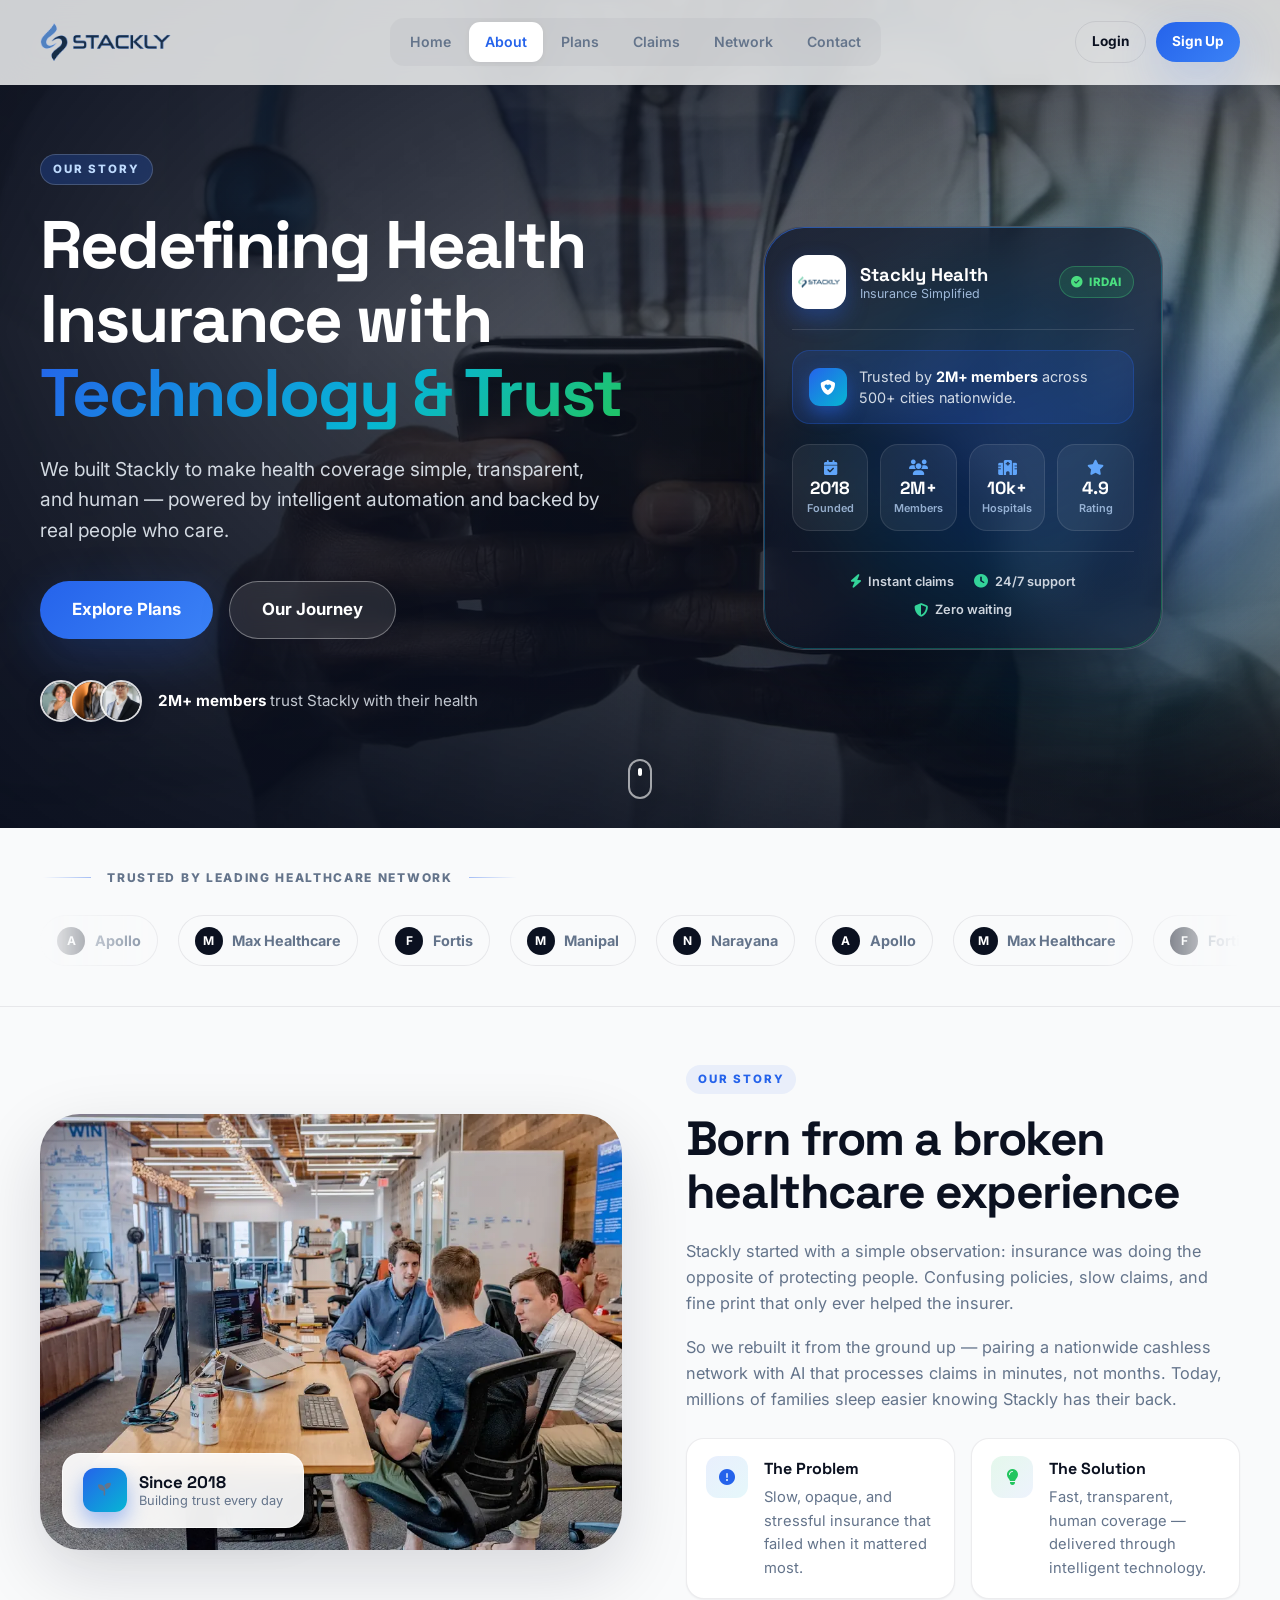
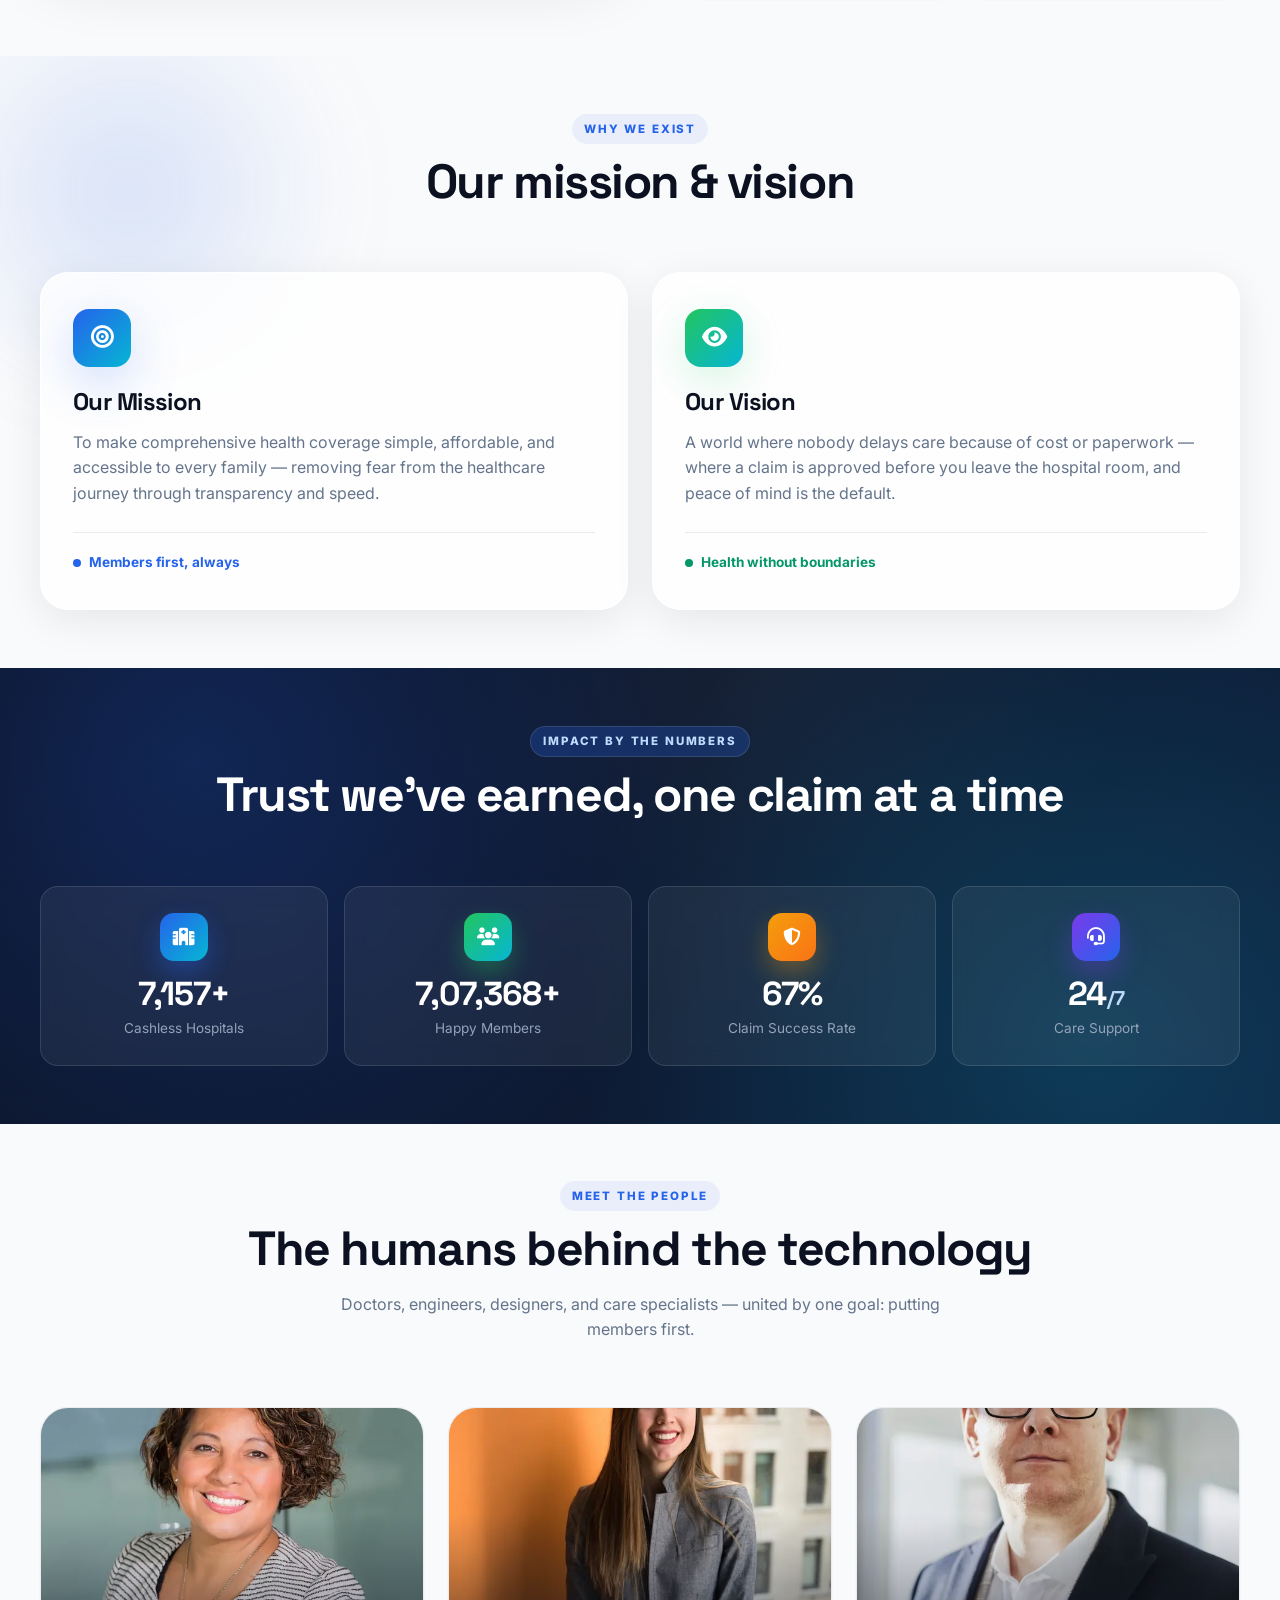
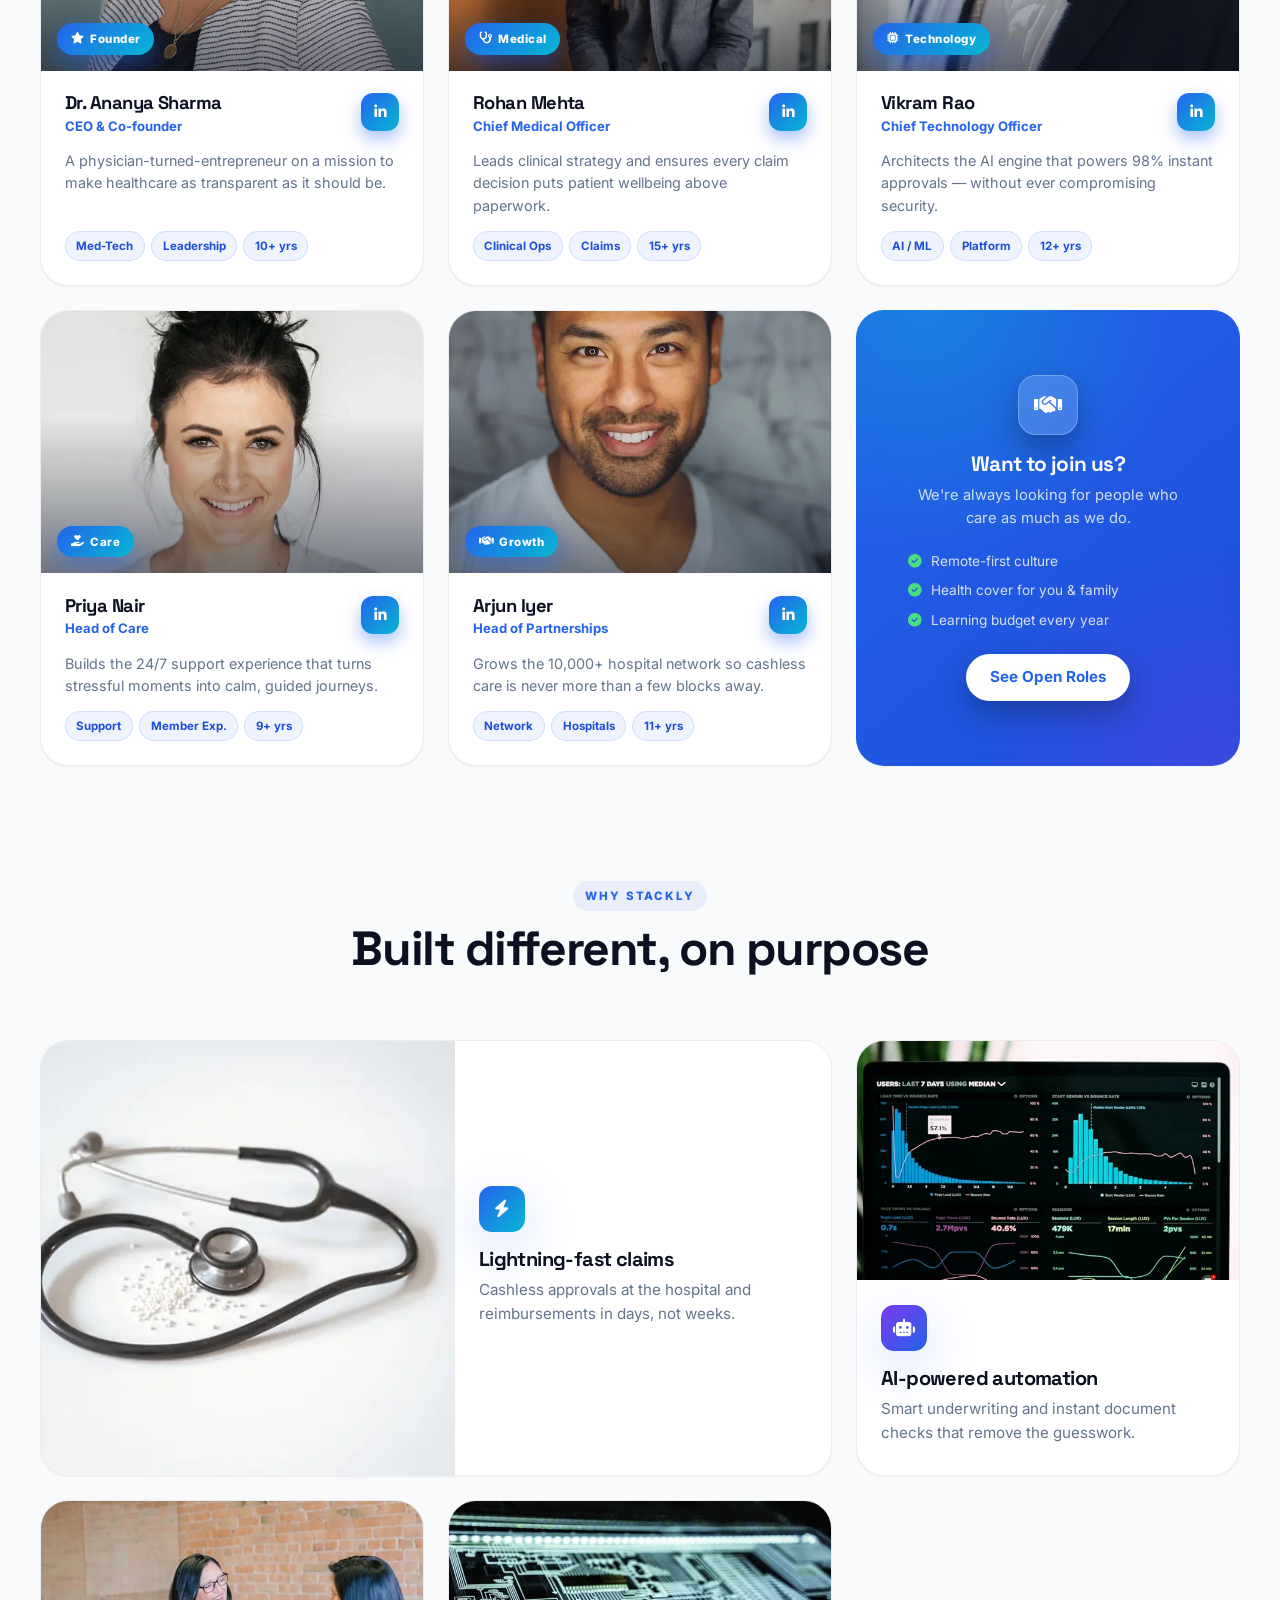
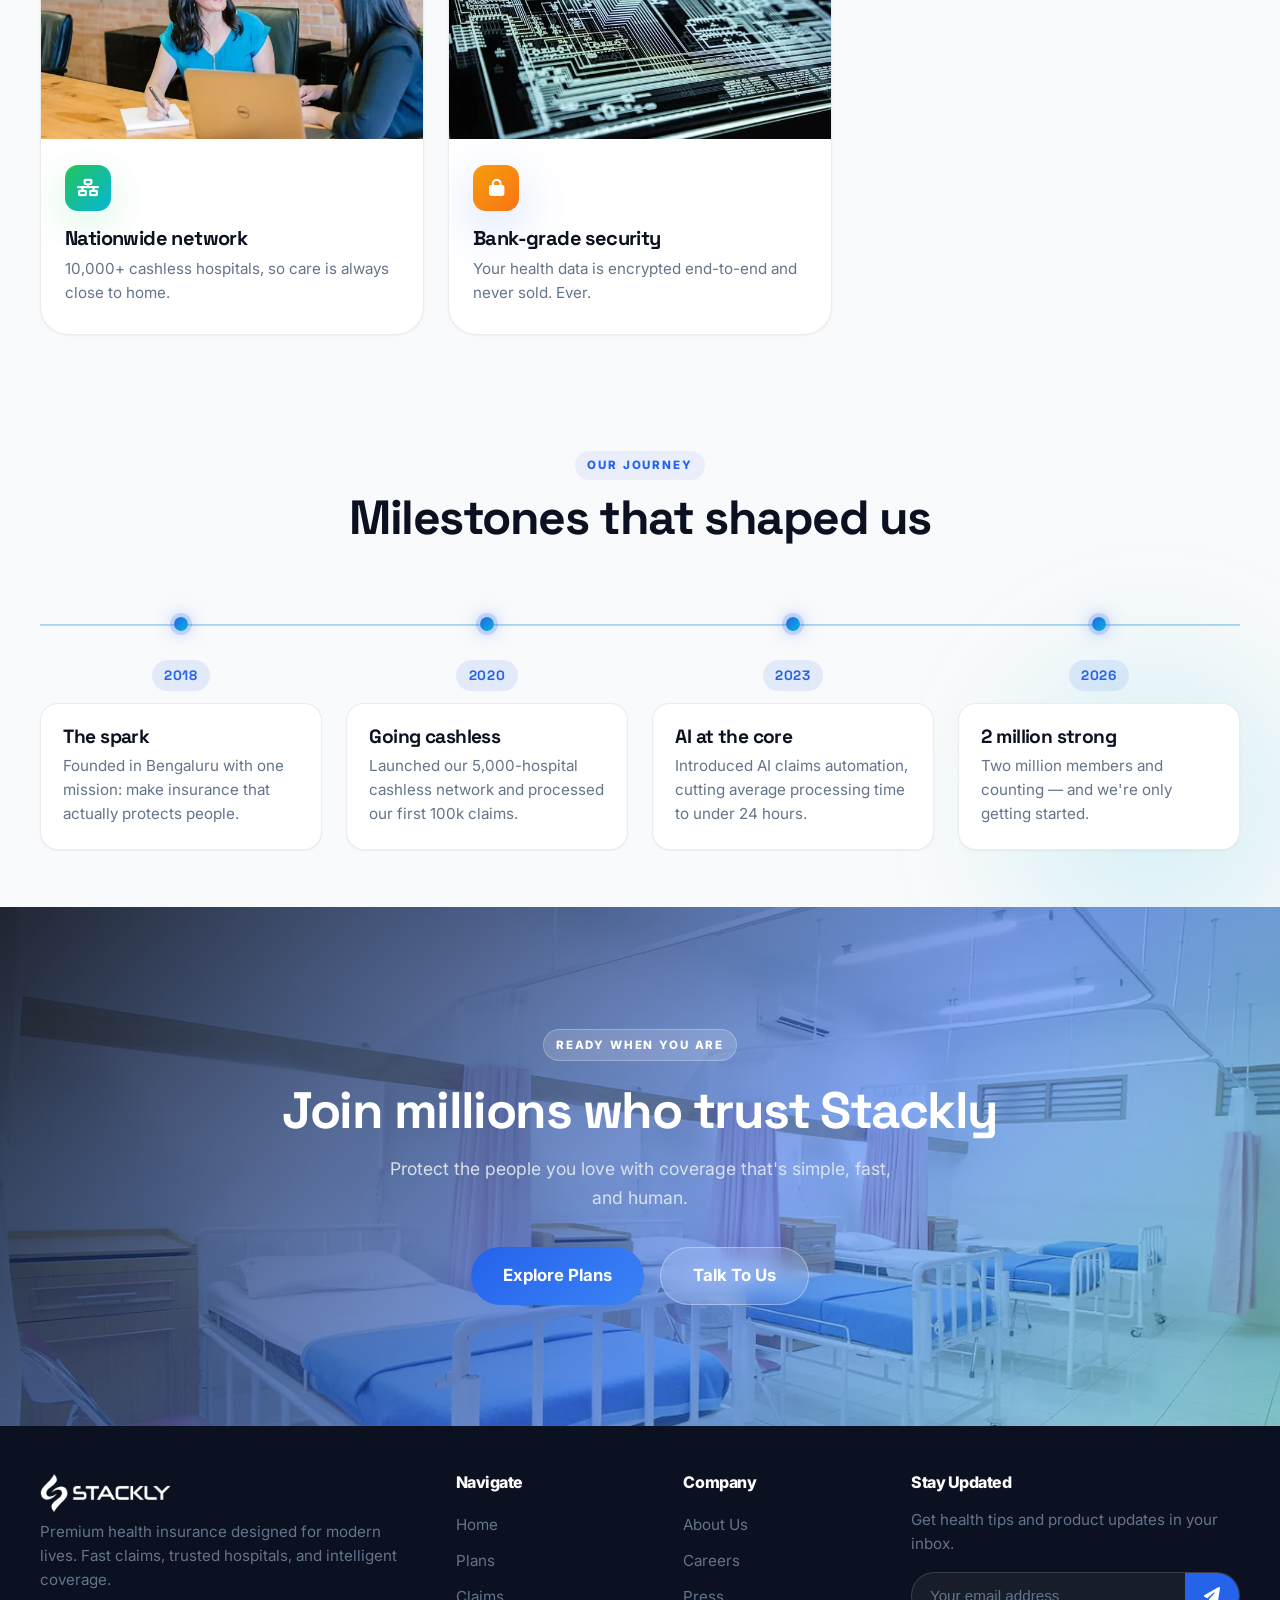
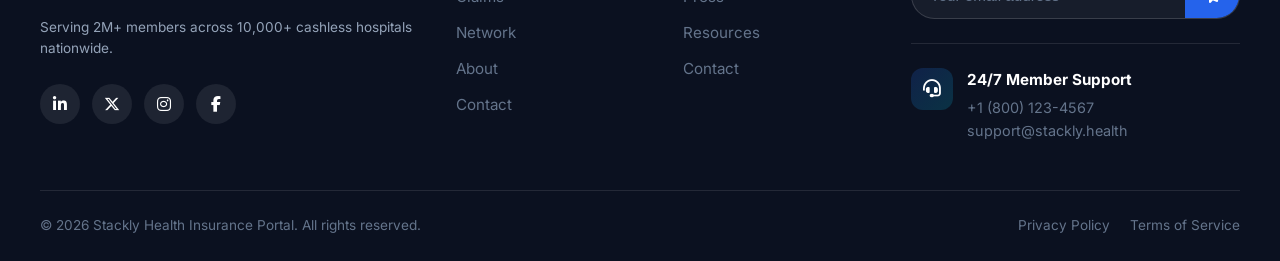
<file: about.html>
<!DOCTYPE html>
<html lang="en">
<head>
  <meta charset="UTF-8" />
  <meta name="viewport" content="width=device-width, initial-scale=1.0" />
  <meta name="description" content="About Stackly Health Insurance - Our story, mission, and the team redefining health insurance with technology & trust." />
  <title>About Us - Stackly Health Insurance Portal</title>
  <link rel="preconnect" href="https://fonts.googleapis.com" />
  <link rel="preconnect" href="https://fonts.gstatic.com" crossorigin />
  <link href="https://fonts.googleapis.com/css2?family=Inter:wght@400;500;600;700;800&family=Space+Grotesk:wght@500;700&display=swap" rel="stylesheet" />
  <link rel="stylesheet" href="https://cdnjs.cloudflare.com/ajax/libs/font-awesome/6.5.1/css/all.min.css" />
  <link rel="stylesheet" href="styles.css" />
  <noscript><style>.reveal { opacity: 1; transform: none; }</style></noscript>
</head>
<body>
  <svg class="sr-only-svg" aria-hidden="true"><defs><filter id="logoRecolor"><feColorMatrix type="saturate" values="0" result="gray"/><feComponentTransfer result="blue"><feFuncR type="table" tableValues="0.145"/><feFuncG type="table" tableValues="0.388"/><feFuncB type="table" tableValues="0.922"/></feComponentTransfer><feBlend in="gray" in2="blue" mode="multiply" result="tinted"/><feComponentTransfer><feFuncA type="table" tableValues="0 1"/></feComponentTransfer></filter></defs></svg>

  <!-- HEADER -->
  <header class="site-header" id="header">
    <div class="container header-inner">
      <a href="index.html" class="logo" aria-label="Stackly Health home">
        <img class="logo-img" src="assets/images/logo-stackly.webp" alt="Stackly Health" width="1000" height="220" />
      </a>

      <div class="mobile-nav-overlay" id="mobileNavOverlay" aria-hidden="true"></div>

      <nav class="mobile-nav" id="mainNav" aria-label="Primary navigation">
        <div class="mn-header">
          <a href="index.html" class="mn-brand">
            <img class="mn-brand-img" src="assets/images/logo-stackly.webp" alt="Stackly Health" width="1000" height="220" />
          </a>
          <button class="mn-close" id="navClose" aria-label="Close menu"><i class="fa-solid fa-xmark"></i></button>
        </div>
        <div class="mn-body">
          <div class="mn-cta glass">
            <p class="mn-cta-title">Welcome to <strong>Stackly Health</strong></p>
            <p class="mn-cta-sub">Your trusted partner in smart healthcare coverage.</p>
            <div class="mn-cta-btns">
              <a href="login.html" class="btn btn-ghost btn-sm">Login</a>
              <a href="signup.html" class="btn btn-primary btn-sm">Sign Up</a>
            </div>
          </div>
          <div class="mn-section mn-nav-section">
            <span class="mn-section-label">Navigation</span>
            <ul class="mn-nav-list">
              <li><a href="index.html" class="mn-nav-link"><span class="mn-nav-icon"><i class="fa-solid fa-house"></i></span><span class="mn-nav-label">Home</span><i class="fa-solid fa-chevron-right mn-nav-arrow"></i></a></li>
              <li><a href="about.html" class="mn-nav-link active"><span class="mn-nav-icon"><i class="fa-solid fa-people-group"></i></span><span class="mn-nav-label">About</span><i class="fa-solid fa-chevron-right mn-nav-arrow"></i></a></li>
              <li><a href="plans.html" class="mn-nav-link"><span class="mn-nav-icon"><i class="fa-solid fa-gem"></i></span><span class="mn-nav-label">Plans</span><i class="fa-solid fa-chevron-right mn-nav-arrow"></i></a></li>
              <li><a href="claims.html" class="mn-nav-link"><span class="mn-nav-icon"><i class="fa-solid fa-file-lines"></i></span><span class="mn-nav-label">Claims</span><i class="fa-solid fa-chevron-right mn-nav-arrow"></i></a></li>
              <li><a href="network.html" class="mn-nav-link"><span class="mn-nav-icon"><i class="fa-solid fa-hospital"></i></span><span class="mn-nav-label">Network</span><i class="fa-solid fa-chevron-right mn-nav-arrow"></i></a></li>
              <li><a href="contact.html" class="mn-nav-link"><span class="mn-nav-icon"><i class="fa-solid fa-envelope"></i></span><span class="mn-nav-label">Contact</span><i class="fa-solid fa-chevron-right mn-nav-arrow"></i></a></li>
            </ul>
          </div>
          <div class="mn-section">
            <span class="mn-section-label">Quick Actions</span>
            <div class="mn-quick-grid">
              <a href="404.html" class="mn-quick-pill"><i class="fa-solid fa-file-medical"></i> File a Claim</a>
              <a href="404.html" class="mn-quick-pill"><i class="fa-solid fa-magnifying-glass-location"></i> Track Claim</a>
              <a href="404.html" class="mn-quick-pill"><i class="fa-solid fa-stethoscope"></i> Find Hospitals</a>
            </div>
          </div>
          <div class="mn-feature">
            <span class="mn-feature-label"><i class="fa-solid fa-shield-heart"></i> Why Stackly</span>
            <div class="mn-feature-inner">
              <div class="mn-feature-stat"><i class="fa-solid fa-hospital"></i><strong>10,000+</strong><span>Cashless Hospitals</span></div>
              <div class="mn-feature-stat"><i class="fa-solid fa-chart-line"></i><strong>98%</strong><span>Claim Success</span></div>
            </div>
          </div>
          <div class="mn-section">
            <span class="mn-section-label">Support</span>
            <div class="mn-support-list">
              <a href="tel:+18001234567" class="mn-support-item"><span class="mn-support-icon"><i class="fa-solid fa-phone"></i></span><div><strong>Call Us</strong><span>+1 (800) 123-4567</span></div></a>
              <a href="mailto:support@stackly.health" class="mn-support-item"><span class="mn-support-icon"><i class="fa-solid fa-envelope"></i></span><div><strong>Email Support</strong><span>support@stackly.health</span></div></a>
            </div>
          </div>
        </div>
        <div class="mn-footer">
          <div class="mn-social">
            <a href="404.html" aria-label="Facebook"><i class="fa-brands fa-facebook-f"></i></a>
            <a href="404.html" aria-label="Twitter"><i class="fa-brands fa-x-twitter"></i></a>
            <a href="404.html" aria-label="LinkedIn"><i class="fa-brands fa-linkedin-in"></i></a>
            <a href="404.html" aria-label="Instagram"><i class="fa-brands fa-instagram"></i></a>
          </div>
          <p>&copy; 2026 Stackly Health. All rights reserved.</p>
        </div>
        <div class="mn-desktop-actions"><a href="login.html" class="btn btn-ghost btn-sm">Login</a><a href="signup.html" class="btn btn-primary btn-sm">Sign Up</a></div>
      </nav>

      <button class="menu-toggle" id="menuToggle" aria-label="Open menu" aria-expanded="false" aria-controls="mainNav">
        <span></span><span></span><span></span>
      </button>
    </div>
  </header>

  <main>
    <!-- 1. HERO -->
    <section class="about-hero" id="about-hero">
      <div class="about-hero-bg" aria-hidden="true">
        <img src="assets/images/about-hero.webp" alt="" width="1600" height="900" />
      </div>
      <div class="about-hero-overlay" aria-hidden="true"></div>
      <div class="about-hero-glow" aria-hidden="true"></div>
      <div class="container about-hero-grid">
        <div class="about-hero-inner">
          <span class="eyebrow about-hero-eyebrow">Our Story</span>
          <h1 class="reveal">Redefining Health Insurance with <span class="gradient-text">Technology &amp; Trust</span></h1>
          <p class="about-hero-sub reveal" style="--stagger:0.15s">We built Stackly to make health coverage simple, transparent, and human — powered by intelligent automation and backed by real people who care.</p>
          <div class="about-hero-actions reveal" style="--stagger:0.3s">
            <a href="404.html" class="btn btn-primary btn-lg">Explore Plans</a>
            <a href="404.html" class="btn btn-glass btn-lg">Our Journey</a>
          </div>
          <div class="about-hero-trust reveal" style="--stagger:0.45s">
            <div class="about-hero-avatars" aria-hidden="true">
              <img src="assets/images/about-team-1.webp" alt="" width="64" height="80" />
              <img src="assets/images/about-team-2.webp" alt="" width="64" height="80" />
              <img src="assets/images/about-team-3.webp" alt="" width="64" height="80" />
            </div>
            <p><strong>2M+ members</strong> trust Stackly with their health</p>
          </div>
        </div>

        <div class="about-hero-visual" id="aboutHeroVisual">
          <div class="ahv-halo" aria-hidden="true"></div>
          <div class="ahv-profile">
            <div class="ahv-profile-head">
              <div class="ahv-profile-logo">
                <img src="assets/images/logo-stackly.webp" alt="Stackly Health" width="1000" height="220" />
              </div>
              <div class="ahv-profile-title">
                <strong>Stackly Health</strong>
                <span>Insurance Simplified</span>
              </div>
              <span class="ahv-verified"><i class="fa-solid fa-circle-check"></i> IRDAI</span>
            </div>
            <div class="ahv-profile-tagline">
              <i class="fa-solid fa-shield-heart"></i>
              <p>Trusted by <strong>2M+ members</strong> across 500+ cities nationwide.</p>
            </div>
            <div class="ahv-profile-stats">
              <div class="ahv-stat-cell">
                <i class="fa-solid fa-calendar-check"></i>
                <strong>2018</strong>
                <span>Founded</span>
              </div>
              <div class="ahv-stat-cell">
                <i class="fa-solid fa-users"></i>
                <strong>2M+</strong>
                <span>Members</span>
              </div>
              <div class="ahv-stat-cell">
                <i class="fa-solid fa-hospital"></i>
                <strong>10k+</strong>
                <span>Hospitals</span>
              </div>
              <div class="ahv-stat-cell">
                <i class="fa-solid fa-star"></i>
                <strong>4.9</strong>
                <span>Rating</span>
              </div>
            </div>
            <div class="ahv-profile-foot">
              <div class="ahv-foot-chip"><i class="fa-solid fa-bolt"></i> Instant claims</div>
              <div class="ahv-foot-chip"><i class="fa-solid fa-clock"></i> 24/7 support</div>
              <div class="ahv-foot-chip"><i class="fa-solid fa-shield-halved"></i> Zero waiting</div>
            </div>
          </div>
        </div>
      </div>
      <div class="about-hero-scroll" aria-hidden="true"><span></span></div>
    </section>

    <!-- 1.5 PARTNERS MARQUEE -->
    <section class="about-partners" id="about-partners" aria-label="Partner healthcare networks">
      <div class="container">
        <p class="partners-label">Trusted by leading healthcare network</p>
        <div class="partners-marquee" id="aboutPartnersMarquee" aria-hidden="true"></div>
      </div>
    </section>

    <!-- 2. OUR STORY -->
    <section class="about-story" id="about-story">
      <div class="container about-story-grid">
        <div class="about-story-media reveal">
          <div class="about-story-img">
            <img src="assets/images/about-story.webp" alt="The Stackly team collaborating" width="900" height="675" />
          </div>
          <div class="about-story-badge">
            <span class="about-story-badge-icon"><i class="fa-solid fa-seedling"></i></span>
            <div><strong>Since 2018</strong><span>Building trust every day</span></div>
          </div>
        </div>
        <div class="about-story-text">
          <span class="eyebrow reveal">Our Story</span>
          <h2 class="reveal" style="--stagger:0.1s">Born from a broken healthcare experience</h2>
          <p class="reveal" style="--stagger:0.2s">Stackly started with a simple observation: insurance was doing the opposite of protecting people. Confusing policies, slow claims, and fine print that only ever helped the insurer.</p>
          <p class="reveal" style="--stagger:0.3s">So we rebuilt it from the ground up — pairing a nationwide cashless network with AI that processes claims in minutes, not months. Today, millions of families sleep easier knowing Stackly has their back.</p>
          <div class="about-story-points reveal" style="--stagger:0.4s">
            <div class="about-story-point">
              <span class="about-story-point-icon"><i class="fa-solid fa-circle-exclamation"></i></span>
              <div><strong>The Problem</strong><p>Slow, opaque, and stressful insurance that failed when it mattered most.</p></div>
            </div>
            <div class="about-story-point">
              <span class="about-story-point-icon"><i class="fa-solid fa-lightbulb"></i></span>
              <div><strong>The Solution</strong><p>Fast, transparent, human coverage — delivered through intelligent technology.</p></div>
            </div>
          </div>
        </div>
      </div>
    </section>

    <!-- 3. MISSION & VISION -->
    <section class="about-mv" id="about-mv">
      <div class="about-mv-glow" aria-hidden="true"></div>
      <div class="container">
        <div class="section-head reveal">
          <span class="eyebrow">Why We Exist</span>
          <h2>Our mission &amp; vision</h2>
        </div>
        <div class="about-mv-grid">
          <article class="about-mv-card about-mv-mission reveal" style="--stagger:0.1s">
            <span class="about-mv-icon"><i class="fa-solid fa-bullseye"></i></span>
            <h3>Our Mission</h3>
            <p>To make comprehensive health coverage simple, affordable, and accessible to every family — removing fear from the healthcare journey through transparency and speed.</p>
            <div class="about-mv-footer"><span>Members first, always</span></div>
          </article>
          <article class="about-mv-card about-mv-vision reveal" style="--stagger:0.25s">
            <span class="about-mv-icon"><i class="fa-solid fa-eye"></i></span>
            <h3>Our Vision</h3>
            <p>A world where nobody delays care because of cost or paperwork — where a claim is approved before you leave the hospital room, and peace of mind is the default.</p>
            <div class="about-mv-footer"><span>Health without boundaries</span></div>
          </article>
        </div>
      </div>
    </section>

    <!-- 4. TRUST METRICS -->
    <section class="about-stats" id="about-stats">
      <div class="about-stats-pattern" aria-hidden="true"></div>
      <div class="container">
        <div class="section-head reveal">
          <span class="eyebrow">Impact By The Numbers</span>
          <h2>Trust we've earned, one claim at a time</h2>
        </div>
        <div class="about-stats-grid">
          <div class="about-stat reveal" style="--stagger:0.1s">
            <span class="about-stat-icon"><i class="fa-solid fa-hospital"></i></span>
            <strong><span class="about-stat-num" data-target="10000">0</span>+</strong>
            <p>Cashless Hospitals</p>
          </div>
          <div class="about-stat reveal" style="--stagger:0.2s">
            <span class="about-stat-icon"><i class="fa-solid fa-users"></i></span>
            <strong><span class="about-stat-num" data-target="1000000">0</span>+</strong>
            <p>Happy Members</p>
          </div>
          <div class="about-stat reveal" style="--stagger:0.3s">
            <span class="about-stat-icon"><i class="fa-solid fa-shield-halved"></i></span>
            <strong><span class="about-stat-num" data-target="95">0</span>%</strong>
            <p>Claim Success Rate</p>
          </div>
          <div class="about-stat reveal" style="--stagger:0.4s">
            <span class="about-stat-icon"><i class="fa-solid fa-headset"></i></span>
            <strong>24<span class="about-stat-suffix">/7</span></strong>
            <p>Care Support</p>
          </div>
        </div>
      </div>
    </section>

    <!-- 5. OUR TEAM -->
    <section class="about-team" id="about-team">
      <div class="container">
        <div class="section-head reveal">
          <span class="eyebrow">Meet The People</span>
          <h2>The humans behind the technology</h2>
          <p>Doctors, engineers, designers, and care specialists — united by one goal: putting members first.</p>
        </div>
        <div class="about-team-grid">
          <article class="about-team-card reveal" style="--stagger:0.05s">
            <div class="about-team-photo">
              <img src="assets/images/about-team-1.webp" alt="Dr. Ananya Sharma, CEO & Co-founder" width="640" height="800" />
              <div class="about-team-overlay">
                <span class="about-team-badge"><i class="fa-solid fa-star"></i> Founder</span>
              </div>
            </div>
            <div class="about-team-body">
              <div class="about-team-head">
                <div>
                  <h3>Dr. Ananya Sharma</h3>
                  <p class="about-team-role">CEO &amp; Co-founder</p>
                </div>
                <span class="about-team-social"><a href="404.html" aria-label="LinkedIn"><i class="fa-brands fa-linkedin-in"></i></a></span>
              </div>
              <p class="about-team-bio">A physician-turned-entrepreneur on a mission to make healthcare as transparent as it should be.</p>
              <div class="about-team-tags">
                <span>Med-Tech</span>
                <span>Leadership</span>
                <span>10+ yrs</span>
              </div>
            </div>
          </article>
          <article class="about-team-card reveal" style="--stagger:0.12s">
            <div class="about-team-photo">
              <img src="assets/images/about-team-2.webp" alt="Rohan Mehta, Chief Medical Officer" width="640" height="800" />
              <div class="about-team-overlay">
                <span class="about-team-badge"><i class="fa-solid fa-stethoscope"></i> Medical</span>
              </div>
            </div>
            <div class="about-team-body">
              <div class="about-team-head">
                <div>
                  <h3>Rohan Mehta</h3>
                  <p class="about-team-role">Chief Medical Officer</p>
                </div>
                <span class="about-team-social"><a href="404.html" aria-label="LinkedIn"><i class="fa-brands fa-linkedin-in"></i></a></span>
              </div>
              <p class="about-team-bio">Leads clinical strategy and ensures every claim decision puts patient wellbeing above paperwork.</p>
              <div class="about-team-tags">
                <span>Clinical Ops</span>
                <span>Claims</span>
                <span>15+ yrs</span>
              </div>
            </div>
          </article>
          <article class="about-team-card reveal" style="--stagger:0.19s">
            <div class="about-team-photo">
              <img src="assets/images/about-team-3.webp" alt="Vikram Rao, Chief Technology Officer" width="640" height="800" />
              <div class="about-team-overlay">
                <span class="about-team-badge"><i class="fa-solid fa-microchip"></i> Technology</span>
              </div>
            </div>
            <div class="about-team-body">
              <div class="about-team-head">
                <div>
                  <h3>Vikram Rao</h3>
                  <p class="about-team-role">Chief Technology Officer</p>
                </div>
                <span class="about-team-social"><a href="404.html" aria-label="LinkedIn"><i class="fa-brands fa-linkedin-in"></i></a></span>
              </div>
              <p class="about-team-bio">Architects the AI engine that powers 98% instant approvals — without ever compromising security.</p>
              <div class="about-team-tags">
                <span>AI / ML</span>
                <span>Platform</span>
                <span>12+ yrs</span>
              </div>
            </div>
          </article>
          <article class="about-team-card reveal" style="--stagger:0.26s">
            <div class="about-team-photo">
              <img src="assets/images/about-team-4.webp" alt="Priya Nair, Head of Care" width="640" height="800" />
              <div class="about-team-overlay">
                <span class="about-team-badge"><i class="fa-solid fa-hand-holding-heart"></i> Care</span>
              </div>
            </div>
            <div class="about-team-body">
              <div class="about-team-head">
                <div>
                  <h3>Priya Nair</h3>
                  <p class="about-team-role">Head of Care</p>
                </div>
                <span class="about-team-social"><a href="404.html" aria-label="LinkedIn"><i class="fa-brands fa-linkedin-in"></i></a></span>
              </div>
              <p class="about-team-bio">Builds the 24/7 support experience that turns stressful moments into calm, guided journeys.</p>
              <div class="about-team-tags">
                <span>Support</span>
                <span>Member Exp.</span>
                <span>9+ yrs</span>
              </div>
            </div>
          </article>
          <article class="about-team-card reveal" style="--stagger:0.33s">
            <div class="about-team-photo">
              <img src="assets/images/about-team-5.webp" alt="Arjun Iyer, Head of Partnerships" width="640" height="800" />
              <div class="about-team-overlay">
                <span class="about-team-badge"><i class="fa-solid fa-handshake"></i> Growth</span>
              </div>
            </div>
            <div class="about-team-body">
              <div class="about-team-head">
                <div>
                  <h3>Arjun Iyer</h3>
                  <p class="about-team-role">Head of Partnerships</p>
                </div>
                <span class="about-team-social"><a href="404.html" aria-label="LinkedIn"><i class="fa-brands fa-linkedin-in"></i></a></span>
              </div>
              <p class="about-team-bio">Grows the 10,000+ hospital network so cashless care is never more than a few blocks away.</p>
              <div class="about-team-tags">
                <span>Network</span>
                <span>Hospitals</span>
                <span>11+ yrs</span>
              </div>
            </div>
          </article>
          <article class="about-team-card about-team-card-cta reveal" style="--stagger:0.4s">
            <div class="about-team-cta-inner">
              <span class="about-team-cta-icon"><i class="fa-solid fa-handshake"></i></span>
              <h3>Want to join us?</h3>
              <p>We're always looking for people who care as much as we do.</p>
              <ul class="about-team-cta-perks">
                <li><i class="fa-solid fa-circle-check"></i> Remote-first culture</li>
                <li><i class="fa-solid fa-circle-check"></i> Health cover for you &amp; family</li>
                <li><i class="fa-solid fa-circle-check"></i> Learning budget every year</li>
              </ul>
              <a href="404.html" class="btn btn-primary">See Open Roles</a>
            </div>
          </article>
        </div>
      </div>
    </section>

    <!-- 6. WHY STACKLY -->
    <section class="about-why" id="about-why">
      <div class="container">
        <div class="section-head reveal">
          <span class="eyebrow">Why Stackly</span>
          <h2>Built different, on purpose</h2>
        </div>
        <div class="about-why-grid">
          <article class="about-why-card about-why-feature reveal" style="--stagger:0.05s">
            <div class="about-why-media"><img src="assets/images/about-why-1.webp" alt="Doctor reviewing a patient's claim" width="640" height="480" /></div>
            <div class="about-why-body">
              <span class="about-why-icon"><i class="fa-solid fa-bolt"></i></span>
              <h3>Lightning-fast claims</h3>
              <p>Cashless approvals at the hospital and reimbursements in days, not weeks.</p>
            </div>
          </article>
          <article class="about-why-card reveal" style="--stagger:0.15s">
            <div class="about-why-media"><img src="assets/images/about-why-2.webp" alt="AI analytics dashboard" width="640" height="480" /></div>
            <div class="about-why-body">
              <span class="about-why-icon"><i class="fa-solid fa-robot"></i></span>
              <h3>AI-powered automation</h3>
              <p>Smart underwriting and instant document checks that remove the guesswork.</p>
            </div>
          </article>
          <article class="about-why-card reveal" style="--stagger:0.25s">
            <div class="about-why-media"><img src="assets/images/about-why-3.webp" alt="Support team assisting a member" width="640" height="480" /></div>
            <div class="about-why-body">
              <span class="about-why-icon"><i class="fa-solid fa-network-wired"></i></span>
              <h3>Nationwide network</h3>
              <p>10,000+ cashless hospitals, so care is always close to home.</p>
            </div>
          </article>
          <article class="about-why-card reveal" style="--stagger:0.35s">
            <div class="about-why-media"><img src="assets/images/about-why-4.webp" alt="Secure digital protection" width="640" height="480" /></div>
            <div class="about-why-body">
              <span class="about-why-icon"><i class="fa-solid fa-lock"></i></span>
              <h3>Bank-grade security</h3>
              <p>Your health data is encrypted end-to-end and never sold. Ever.</p>
            </div>
          </article>
        </div>
      </div>
    </section>

    <!-- 7. OUR JOURNEY -->
    <section class="about-journey" id="about-journey">
      <div class="about-journey-glow" aria-hidden="true"></div>
      <div class="container">
        <div class="section-head reveal">
          <span class="eyebrow">Our Journey</span>
          <h2>Milestones that shaped us</h2>
        </div>
        <div class="about-journey-track" id="aboutJourneyTrack">
          <div class="about-journey-item reveal" style="--stagger:0.05s">
            <span class="about-journey-year">2018</span>
            <div class="about-journey-dot"></div>
            <div class="about-journey-card">
              <h3>The spark</h3>
              <p>Founded in Bengaluru with one mission: make insurance that actually protects people.</p>
            </div>
          </div>
          <div class="about-journey-item reveal" style="--stagger:0.15s">
            <span class="about-journey-year">2020</span>
            <div class="about-journey-dot"></div>
            <div class="about-journey-card">
              <h3>Going cashless</h3>
              <p>Launched our 5,000-hospital cashless network and processed our first 100k claims.</p>
            </div>
          </div>
          <div class="about-journey-item reveal" style="--stagger:0.25s">
            <span class="about-journey-year">2023</span>
            <div class="about-journey-dot"></div>
            <div class="about-journey-card">
              <h3>AI at the core</h3>
              <p>Introduced AI claims automation, cutting average processing time to under 24 hours.</p>
            </div>
          </div>
          <div class="about-journey-item reveal" style="--stagger:0.35s">
            <span class="about-journey-year">2026</span>
            <div class="about-journey-dot"></div>
            <div class="about-journey-card">
              <h3>2 million strong</h3>
              <p>Two million members and counting — and we're only getting started.</p>
            </div>
          </div>
        </div>
      </div>
    </section>

    <!-- 8. FINAL CTA -->
    <section class="about-cta" id="about-cta">
      <div class="about-cta-bg" aria-hidden="true"><img src="assets/images/about-cta.webp" alt="" width="1400" height="850" /></div>
      <div class="about-cta-overlay" aria-hidden="true"></div>
      <div class="container about-cta-inner reveal">
        <span class="eyebrow about-cta-eyebrow">Ready When You Are</span>
        <h2>Join millions who trust Stackly</h2>
        <p>Protect the people you love with coverage that's simple, fast, and human.</p>
        <div class="about-cta-actions">
          <a href="404.html" class="btn btn-primary btn-lg">Explore Plans</a>
          <a href="404.html" class="btn btn-glass btn-lg">Talk To Us</a>
        </div>
      </div>
    </section>
  </main>

  <!-- FOOTER -->
  <footer class="site-footer" id="footer">
    <div class="container">
      <div class="footer-grid">
        <div class="footer-brand">
          <a href="index.html" class="logo">
            <img class="logo-img" src="assets/images/logo-stackly.webp" alt="Stackly Health" width="1000" height="220" />
          </a>
          <p>Premium health insurance designed for modern lives. Fast claims, trusted hospitals, and intelligent coverage.</p>
          <p class="footer-tagline">Serving 2M+ members across 10,000+ cashless hospitals nationwide.</p>
          <div class="socials">
            <a href="404.html" aria-label="LinkedIn"><i class="fa-brands fa-linkedin-in"></i></a>
            <a href="404.html" aria-label="Twitter"><i class="fa-brands fa-x-twitter"></i></a>
            <a href="404.html" aria-label="Instagram"><i class="fa-brands fa-instagram"></i></a>
            <a href="404.html" aria-label="Facebook"><i class="fa-brands fa-facebook-f"></i></a>
          </div>
        </div>
                <div class="footer-links">
          <h4>Navigate</h4>
          <ul>
            <li><a href="index.html">Home</a></li>
            <li><a href="plans.html">Plans</a></li>
            <li><a href="claims.html">Claims</a></li>
            <li><a href="network.html">Network</a></li>
            <li><a href="about.html">About</a></li>
            <li><a href="contact.html">Contact</a></li>
          </ul>
        </div>
                <div class="footer-links">
          <h4>Company</h4>
          <ul>
            <li><a href="about.html">About Us</a></li>
            <li><a href="404.html">Careers</a></li>
            <li><a href="404.html">Press</a></li>
            <li><a href="404.html">Resources</a></li>
            <li><a href="404.html">Contact</a></li>
          </ul>
        </div>
        <div class="footer-newsletter">
          <h4>Stay Updated</h4>
          <p>Get health tips and product updates in your inbox.</p>
                    <form class="newsletter-form" id="newsletterForm" novalidate>
            <input type="email" placeholder="Your email address" required aria-label="Email address" />
            <button type="submit" aria-label="Subscribe"><i class="fa-solid fa-paper-plane"></i></button>
          </form>
          <p class="newsletter-success" id="newsletterSuccess"></p>
          <div class="footer-news-extra">
            <div class="footer-support">
              <span class="fs-icon"><i class="fa-solid fa-headset"></i></span>
              <div>
                <strong>24/7 Member Support</strong>
                <a href="tel:+18001234567">+1 (800) 123-4567</a>
                <a href="mailto:support@stackly.health">support@stackly.health</a>
              </div>
            </div>
          </div>
        </div>
      </div>
      <div class="footer-bottom">
        <p>&copy; 2026 Stackly Health Insurance Portal. All rights reserved.</p>
        <div class="legal-links">
          <a href="404.html">Privacy Policy</a>
          <a href="404.html">Terms of Service</a>
        </div>
      </div>
    </div>
  </footer>

  <script src="script.js"></script>
</body>
</html>
</file>
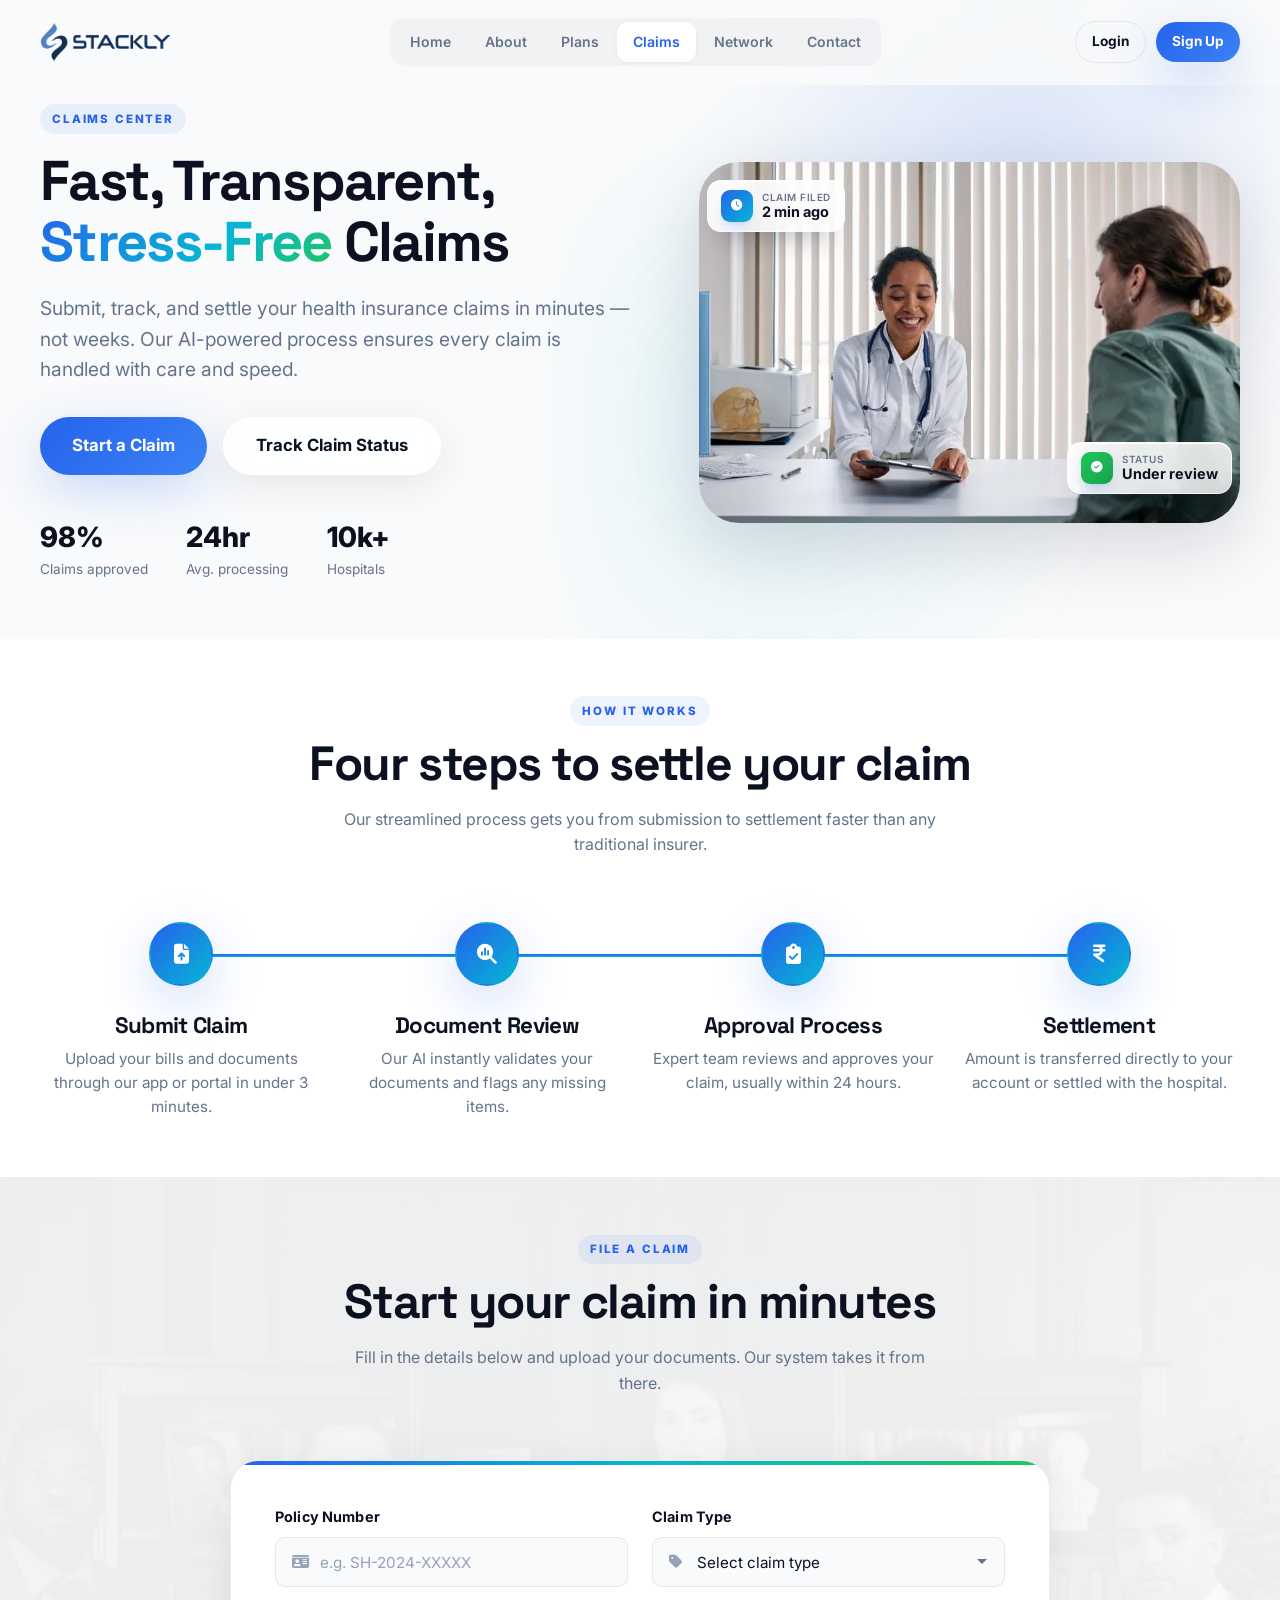
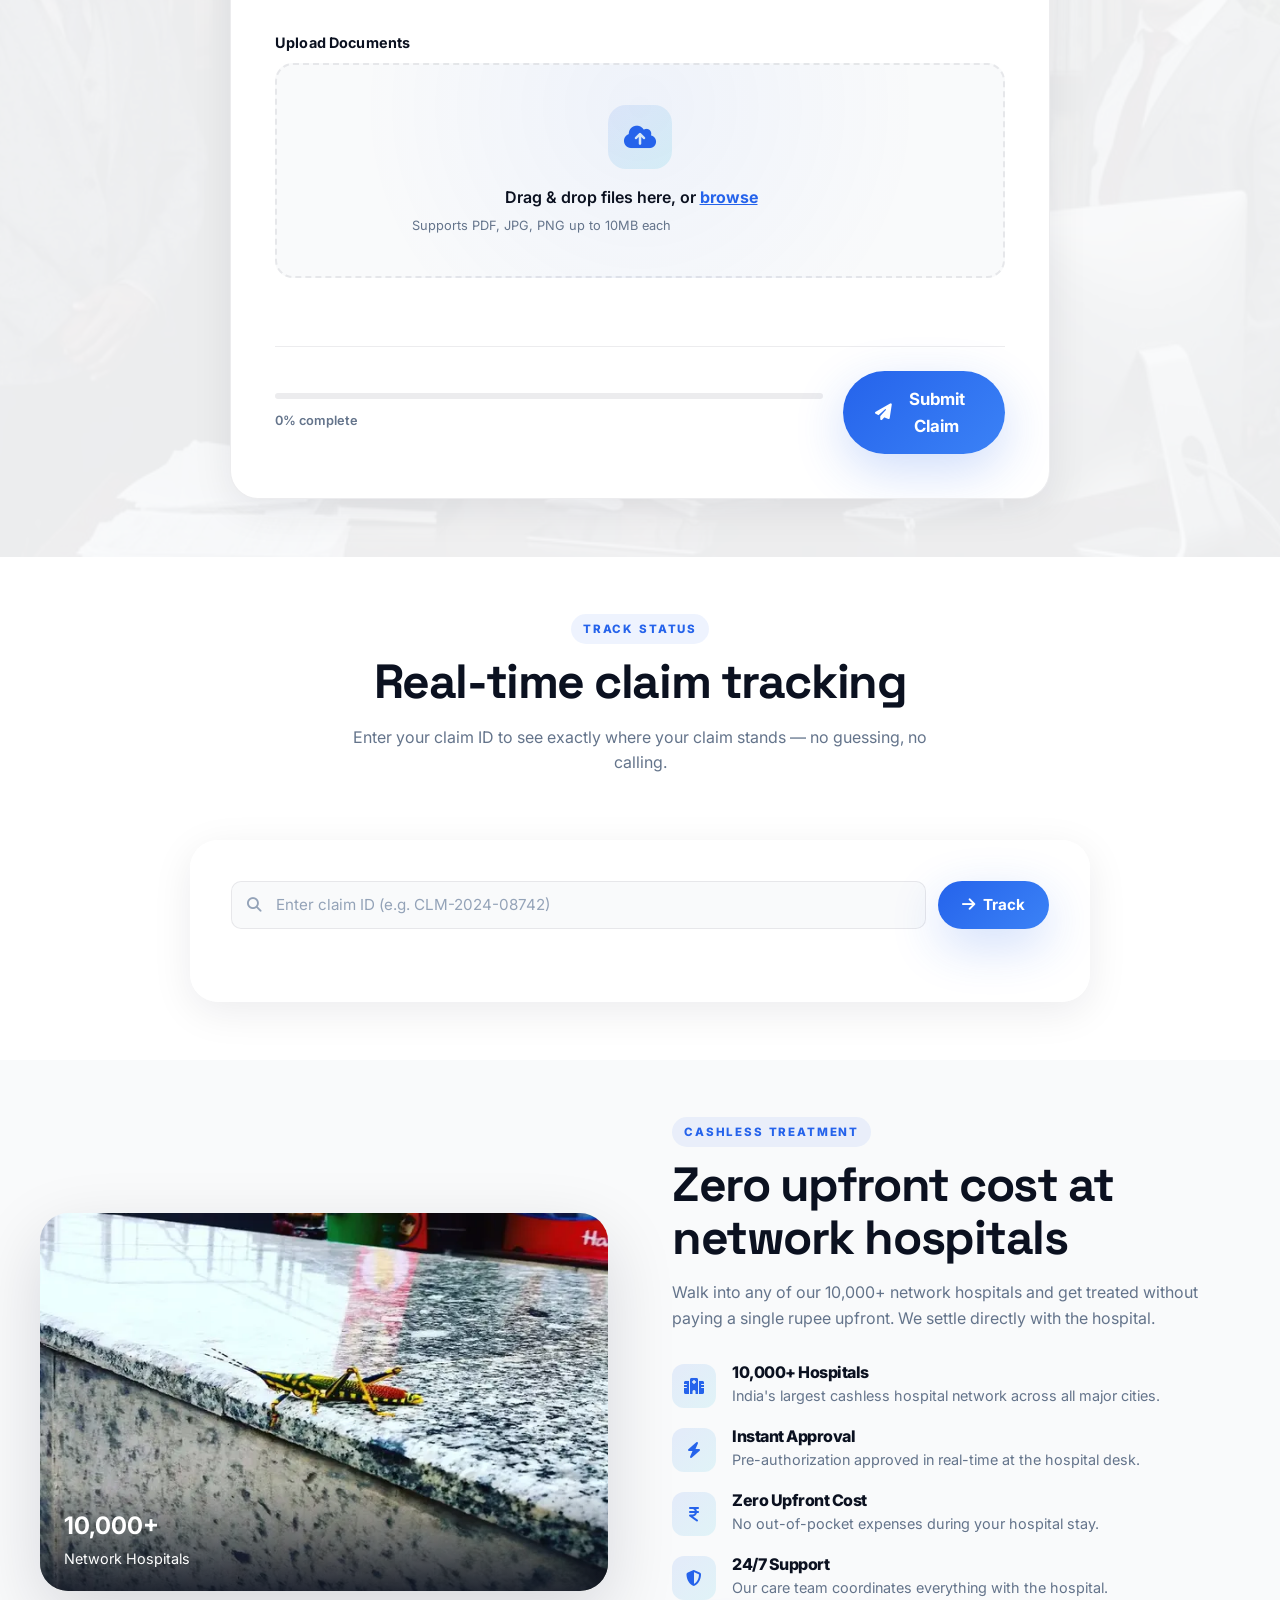
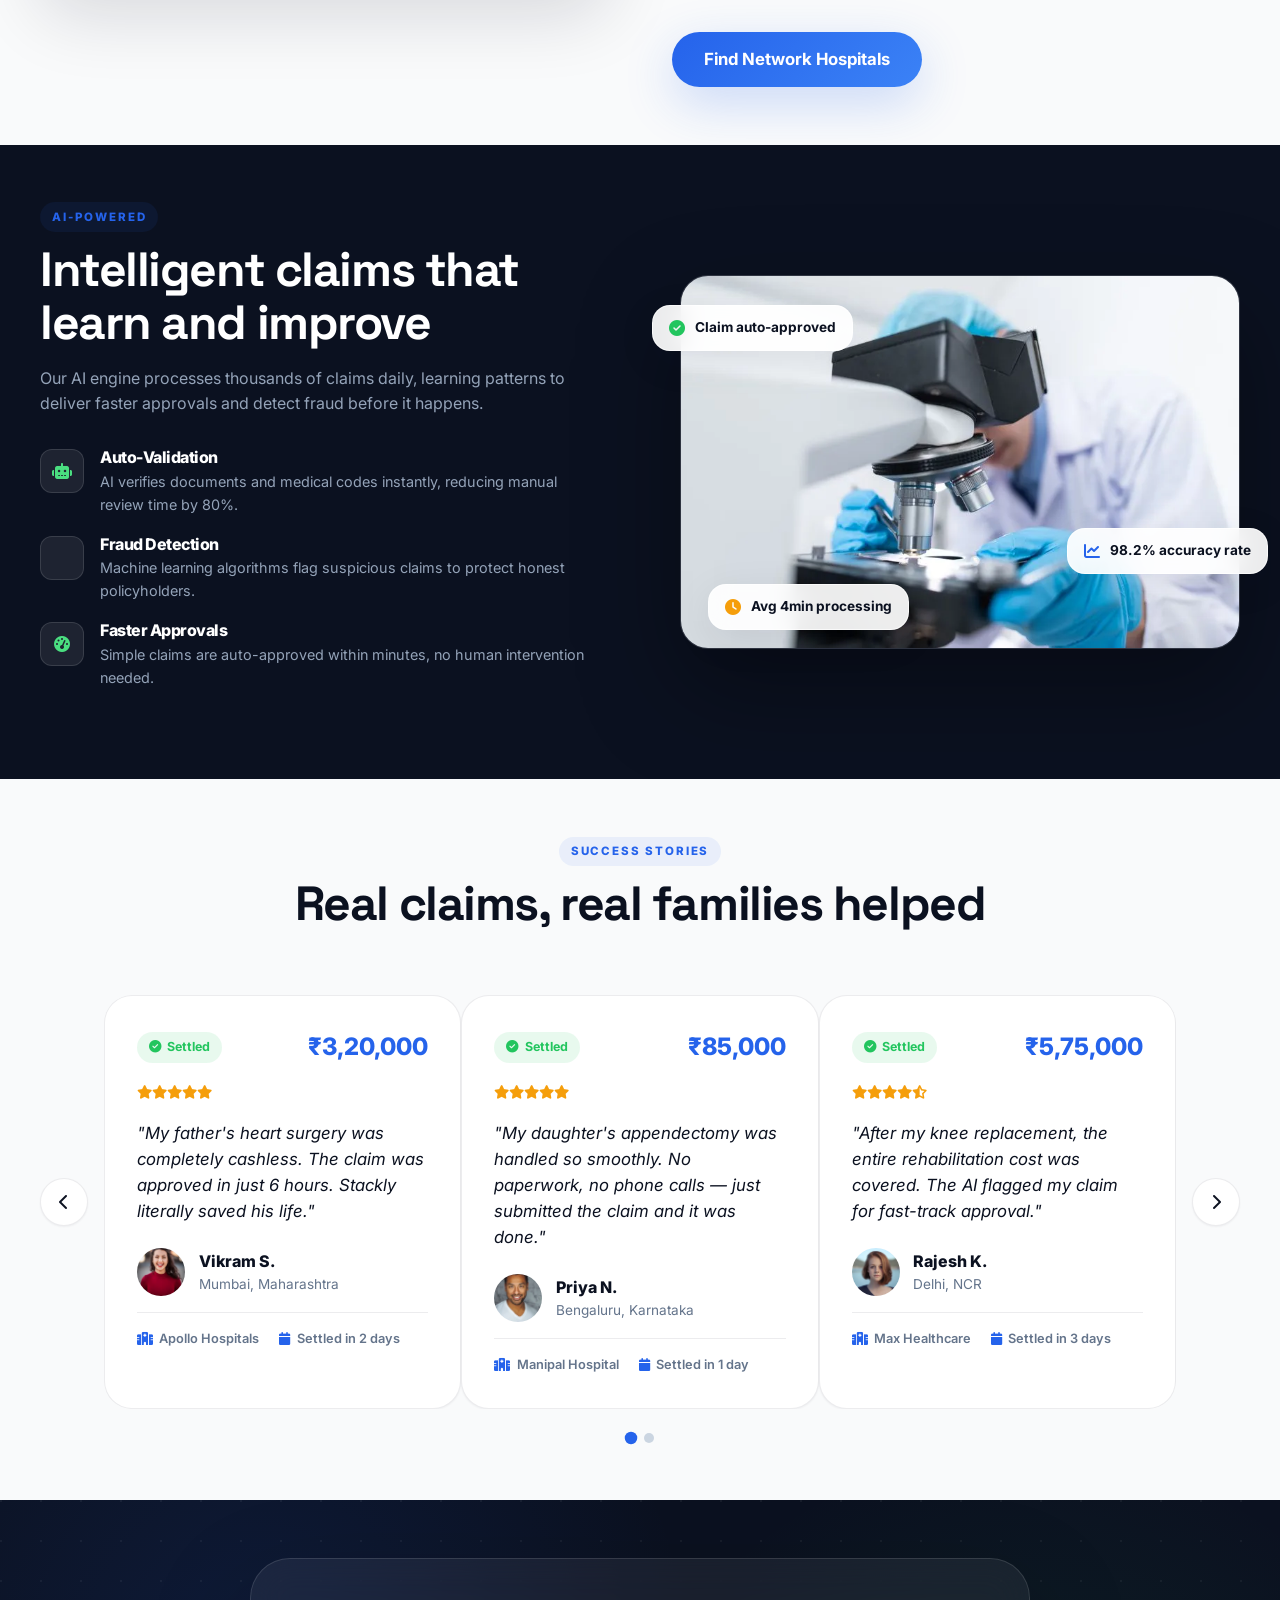
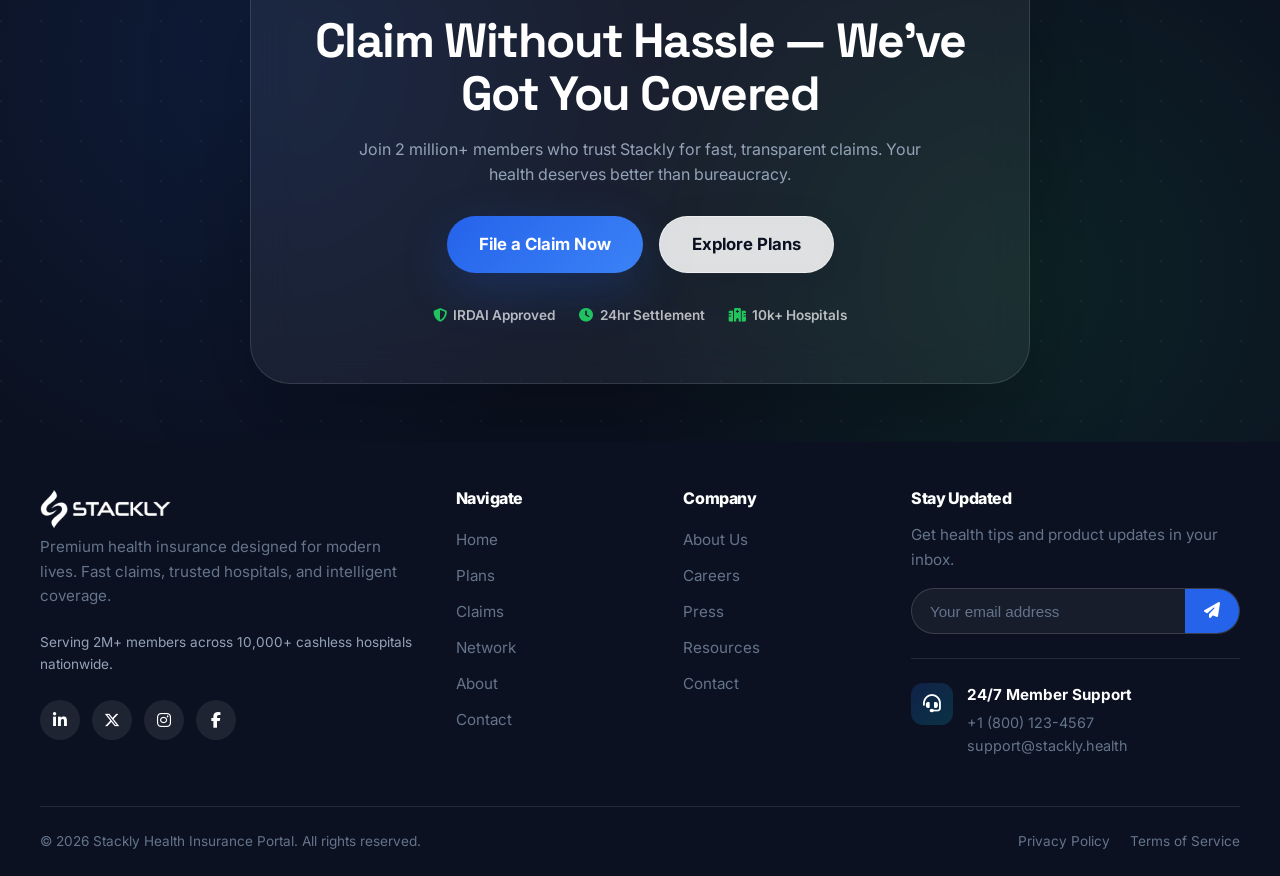
<file: claims.html>
<!DOCTYPE html>
<html lang="en">
<head>
  <meta charset="UTF-8" />
  <meta name="viewport" content="width=device-width, initial-scale=1.0" />
  <meta name="description" content="Stackly Health Insurance Claims - Fast, transparent, stress-free claims processing." />
  <title>Claims - Stackly Health Insurance Portal</title>
  <link rel="preconnect" href="https://fonts.googleapis.com" />
  <link rel="preconnect" href="https://fonts.gstatic.com" crossorigin />
  <link href="https://fonts.googleapis.com/css2?family=Inter:wght@400;500;600;700;800&family=Space+Grotesk:wght@500;700&display=swap" rel="stylesheet" />
  <link rel="stylesheet" href="https://cdnjs.cloudflare.com/ajax/libs/font-awesome/6.5.1/css/all.min.css" />
  <link rel="stylesheet" href="styles.css" />
  <noscript><style>.reveal { opacity: 1; transform: none; }</style></noscript>
</head>
<body>
  <svg class="sr-only-svg" aria-hidden="true"><defs><filter id="logoRecolor"><feColorMatrix type="saturate" values="0" result="gray"/><feComponentTransfer result="blue"><feFuncR type="table" tableValues="0.145"/><feFuncG type="table" tableValues="0.388"/><feFuncB type="table" tableValues="0.922"/></feComponentTransfer><feBlend in="gray" in2="blue" mode="multiply" result="tinted"/><feComponentTransfer><feFuncA type="table" tableValues="0 1"/></feComponentTransfer></filter></defs></svg>

  <!-- HEADER -->
  <header class="site-header" id="header">
    <div class="container header-inner">
      <a href="index.html" class="logo" aria-label="Stackly Health home">
        <img class="logo-img" src="assets/images/logo-stackly.webp" alt="Stackly Health" width="1000" height="220" />
      </a>

      <div class="mobile-nav-overlay" id="mobileNavOverlay" aria-hidden="true"></div>

      <nav class="mobile-nav" id="mainNav" aria-label="Primary navigation">
        <div class="mn-header">
          <a href="index.html" class="mn-brand"><img class="mn-brand-img" src="assets/images/logo-stackly.webp" alt="Stackly Health" width="1000" height="220" /></a>
          <button class="mn-close" id="navClose" aria-label="Close menu"><i class="fa-solid fa-xmark"></i></button>
        </div>
        <div class="mn-body">
          <div class="mn-cta glass">
            <p class="mn-cta-title">Welcome to <strong>Stackly Health</strong></p>
            <p class="mn-cta-sub">Your trusted partner in smart healthcare coverage.</p>
            <div class="mn-cta-btns"><a href="login.html" class="btn btn-ghost btn-sm">Login</a><a href="signup.html" class="btn btn-primary btn-sm">Sign Up</a></div>
          </div>
          <div class="mn-section mn-nav-section">
            <span class="mn-section-label">Navigation</span>
            <ul class="mn-nav-list">
              <li><a href="index.html" class="mn-nav-link"><span class="mn-nav-icon"><i class="fa-solid fa-house"></i></span><span class="mn-nav-label">Home</span><i class="fa-solid fa-chevron-right mn-nav-arrow"></i></a></li>
              <li><a href="about.html" class="mn-nav-link"><span class="mn-nav-icon"><i class="fa-solid fa-people-group"></i></span><span class="mn-nav-label">About</span><i class="fa-solid fa-chevron-right mn-nav-arrow"></i></a></li>
              <li><a href="plans.html" class="mn-nav-link"><span class="mn-nav-icon"><i class="fa-solid fa-gem"></i></span><span class="mn-nav-label">Plans</span><i class="fa-solid fa-chevron-right mn-nav-arrow"></i></a></li>
              <li><a href="claims.html" class="mn-nav-link active"><span class="mn-nav-icon"><i class="fa-solid fa-file-lines"></i></span><span class="mn-nav-label">Claims</span><i class="fa-solid fa-chevron-right mn-nav-arrow"></i></a></li>
              <li><a href="network.html" class="mn-nav-link"><span class="mn-nav-icon"><i class="fa-solid fa-hospital"></i></span><span class="mn-nav-label">Network</span><i class="fa-solid fa-chevron-right mn-nav-arrow"></i></a></li>
              <li><a href="contact.html" class="mn-nav-link"><span class="mn-nav-icon"><i class="fa-solid fa-envelope"></i></span><span class="mn-nav-label">Contact</span><i class="fa-solid fa-chevron-right mn-nav-arrow"></i></a></li>
            </ul>
          </div>
          <div class="mn-section">
            <span class="mn-section-label">Quick Actions</span>
            <div class="mn-quick-grid">
              <a href="404.html" class="mn-quick-pill"><i class="fa-solid fa-file-medical"></i> File a Claim</a>
              <a href="404.html" class="mn-quick-pill"><i class="fa-solid fa-magnifying-glass-location"></i> Track Claim</a>
              <a href="404.html" class="mn-quick-pill"><i class="fa-solid fa-stethoscope"></i> Find Hospitals</a>
            </div>
          </div>
          <div class="mn-feature"><span class="mn-feature-label"><i class="fa-solid fa-shield-heart"></i> Why Stackly</span><div class="mn-feature-inner"><div class="mn-feature-stat"><i class="fa-solid fa-hospital"></i><strong>10,000+</strong><span>Cashless Hospitals</span></div><div class="mn-feature-stat"><i class="fa-solid fa-chart-line"></i><strong>98%</strong><span>Claim Success</span></div></div></div>
          <div class="mn-section">
            <span class="mn-section-label">Support</span>
            <div class="mn-support-list">
              <a href="tel:+18001234567" class="mn-support-item"><span class="mn-support-icon"><i class="fa-solid fa-phone"></i></span><div><strong>Call Us</strong><span>+1 (800) 123-4567</span></div></a>
              <a href="mailto:support@stackly.health" class="mn-support-item"><span class="mn-support-icon"><i class="fa-solid fa-envelope"></i></span><div><strong>Email Support</strong><span>support@stackly.health</span></div></a>
            </div>
          </div>
        </div>
        <div class="mn-footer"><div class="mn-social"><a href="404.html" aria-label="Facebook"><i class="fa-brands fa-facebook-f"></i></a><a href="404.html" aria-label="Twitter"><i class="fa-brands fa-x-twitter"></i></a><a href="404.html" aria-label="LinkedIn"><i class="fa-brands fa-linkedin-in"></i></a><a href="404.html" aria-label="Instagram"><i class="fa-brands fa-instagram"></i></a></div><p>&copy; 2026 Stackly Health. All rights reserved.</p></div>
        <div class="mn-desktop-actions"><a href="login.html" class="btn btn-ghost btn-sm">Login</a><a href="signup.html" class="btn btn-primary btn-sm">Sign Up</a></div>
      </nav>

      <button class="menu-toggle" id="menuToggle" aria-label="Open menu" aria-expanded="false" aria-controls="mainNav"><span></span><span></span><span></span></button>
    </div>
  </header>

  <main>
    <!-- 1. HERO -->
    <section class="claims-hero" id="claims-hero">
      <div class="claims-hero-glow" aria-hidden="true"></div>
      <div class="container claims-hero-grid">
        <div class="claims-hero-content">
          <span class="eyebrow">Claims Center</span>
          <h1>Fast, Transparent, <span class="gradient-text">Stress-Free</span> Claims</h1>
          <p class="hero-sub">Submit, track, and settle your health insurance claims in minutes — not weeks. Our AI-powered process ensures every claim is handled with care and speed.</p>
          <div class="hero-actions">
            <a href="404.html" class="btn btn-primary btn-lg">Start a Claim</a>
            <a href="404.html" class="btn btn-glass btn-lg">Track Claim Status</a>
          </div>
          <div class="claims-hero-stats">
            <div class="stat"><strong>98%</strong><span>Claims approved</span></div>
            <div class="stat"><strong>24hr</strong><span>Avg. processing</span></div>
            <div class="stat"><strong>10k+</strong><span>Hospitals</span></div>
          </div>
        </div>
        <div class="claims-hero-visual">
          <div class="claims-hero-image-wrap">
            <img src="assets/images/claims-hero.webp" alt="Doctor discussing insurance claim with patient" width="800" height="533" />
          </div>
          <div class="floating-card fc-1">
            <div class="floating-icon"><i class="fa-solid fa-clock"></i></div>
            <div><span>Claim filed</span><strong>2 min ago</strong></div>
          </div>
          <div class="floating-card fc-2">
            <div class="floating-icon green"><i class="fa-solid fa-circle-check"></i></div>
            <div><span>Status</span><strong>Under review</strong></div>
          </div>
        </div>
      </div>
    </section>

    <!-- 2. CLAIM PROCESS STEPS (TIMELINE) -->
    <section class="claim-process" id="claim-process">
      <div class="container">
        <div class="section-head reveal">
          <span class="eyebrow">How It Works</span>
          <h2>Four steps to settle your claim</h2>
          <p>Our streamlined process gets you from submission to settlement faster than any traditional insurer.</p>
        </div>
        <div class="process-timeline">
          <div class="timeline-track" aria-hidden="true"><span></span></div>
          <article class="process-step reveal" style="--stagger:0.1s">
            <div class="step-marker">
              <div class="step-icon"><i class="fa-solid fa-file-arrow-up"></i></div>
            </div>
            <div class="step-content">
              <h3>Submit Claim</h3>
              <p>Upload your bills and documents through our app or portal in under 3 minutes.</p>
            </div>
          </article>
          <article class="process-step reveal" style="--stagger:0.2s">
            <div class="step-marker">
              <div class="step-icon"><i class="fa-solid fa-magnifying-glass-chart"></i></div>
            </div>
            <div class="step-content">
              <h3>Document Review</h3>
              <p>Our AI instantly validates your documents and flags any missing items.</p>
            </div>
          </article>
          <article class="process-step reveal" style="--stagger:0.3s">
            <div class="step-marker">
              <div class="step-icon"><i class="fa-solid fa-clipboard-check"></i></div>
            </div>
            <div class="step-content">
              <h3>Approval Process</h3>
              <p>Expert team reviews and approves your claim, usually within 24 hours.</p>
            </div>
          </article>
          <article class="process-step reveal" style="--stagger:0.4s">
            <div class="step-marker">
              <div class="step-icon"><i class="fa-solid fa-indian-rupee-sign"></i></div>
            </div>
            <div class="step-content">
              <h3>Settlement</h3>
              <p>Amount is transferred directly to your account or settled with the hospital.</p>
            </div>
          </article>
        </div>
      </div>
    </section>

    <!-- 3. FILE CLAIM (INTERACTIVE CARD) -->
    <section class="file-claim" id="file-claim">
      <div class="file-claim-bg" aria-hidden="true">
        <img src="assets/images/claims-docs.webp" alt="" width="800" height="534" />
      </div>
      <div class="container">
        <div class="section-head reveal">
          <span class="eyebrow">File a Claim</span>
          <h2>Start your claim in minutes</h2>
          <p>Fill in the details below and upload your documents. Our system takes it from there.</p>
        </div>
        <div class="claim-form-card reveal" style="--stagger:0.15s">
          <div class="form-grid">
            <div class="form-group">
              <label for="policy-number">Policy Number</label>
              <div class="input-wrap">
                <i class="fa-solid fa-id-card"></i>
                <input type="text" id="policy-number" placeholder="e.g. SH-2024-XXXXX" />
              </div>
            </div>
            <div class="form-group">
              <label for="claim-type">Claim Type</label>
              <div class="input-wrap">
                <i class="fa-solid fa-tag"></i>
                <select id="claim-type">
                  <option value="" disabled selected>Select claim type</option>
                  <option>Hospitalization</option>
                  <option>Day Care Procedure</option>
                  <option>Pre & Post Hospitalization</option>
                  <option>Ambulance Charges</option>
                  <option>OPD Treatment</option>
                </select>
              </div>
            </div>
            <div class="form-group full-width">
              <label>Upload Documents</label>
              <div class="upload-zone" id="uploadZone">
                <div class="upload-icon"><i class="fa-solid fa-cloud-arrow-up"></i></div>
                <p class="upload-text">Drag & drop files here, or <span class="upload-link">browse</span></p>
                <p class="upload-hint">Supports PDF, JPG, PNG up to 10MB each</p>
                <input type="file" id="fileInput" multiple accept=".pdf,.jpg,.jpeg,.png" hidden />
              </div>
              <div class="upload-preview" id="uploadPreview"></div>
            </div>
          </div>
          <div class="form-footer">
            <div class="form-progress" id="formProgress">
              <div class="progress-bar"><span></span></div>
              <span class="progress-text">0% complete</span>
            </div>
            <button class="btn btn-primary btn-lg" id="submitClaim">
              <i class="fa-solid fa-paper-plane"></i> Submit Claim
            </button>
          </div>
        </div>
      </div>
    </section>

    <!-- 4. CLAIM STATUS TRACKER -->
    <section class="claim-status" id="claim-status">
      <div class="container">
        <div class="section-head reveal">
          <span class="eyebrow">Track Status</span>
          <h2>Real-time claim tracking</h2>
          <p>Enter your claim ID to see exactly where your claim stands — no guessing, no calling.</p>
        </div>
        <div class="status-tracker-card reveal" style="--stagger:0.15s">
          <div class="tracker-input-row">
            <div class="input-wrap tracker-input">
              <i class="fa-solid fa-magnifying-glass"></i>
              <input type="text" id="claimSearchInput" placeholder="Enter claim ID (e.g. CLM-2024-08742)" aria-label="Search claims" />
            </div>
            <button class="btn btn-primary" id="trackClaimBtn">
              <i class="fa-solid fa-arrow-right"></i> Track
            </button>
          </div>
          <div class="tracker-result" id="trackerResult">
            <div class="tracker-stages">
              <div class="stage active" data-stage="1">
                <div class="stage-dot"><i class="fa-solid fa-check"></i></div>
                <span class="stage-label">Submitted</span>
                <span class="stage-date">Aug 12, 2026</span>
              </div>
              <div class="stage-connector active"><span></span></div>
              <div class="stage active" data-stage="2">
                <div class="stage-dot"><i class="fa-solid fa-check"></i></div>
                <span class="stage-label">Reviewing</span>
                <span class="stage-date">Aug 13, 2026</span>
              </div>
              <div class="stage-connector"><span></span></div>
              <div class="stage" data-stage="3">
                <div class="stage-dot"><i class="fa-solid fa-circle"></i></div>
                <span class="stage-label">Approved</span>
                <span class="stage-date">Pending</span>
              </div>
              <div class="stage-connector"><span></span></div>
              <div class="stage" data-stage="4">
                <div class="stage-dot"><i class="fa-solid fa-circle"></i></div>
                <span class="stage-label">Settled</span>
                <span class="stage-date">Pending</span>
              </div>
            </div>
            <div class="tracker-info">
              <div class="tracker-info-card">
                <span class="tracker-info-label">Claim Amount</span>
                <strong class="tracker-info-value">₹1,45,000</strong>
              </div>
              <div class="tracker-info-card">
                <span class="tracker-info-label">Hospital</span>
                <strong class="tracker-info-value">Apollo Hospitals</strong>
              </div>
              <div class="tracker-info-card">
                <span class="tracker-info-label">Claim Type</span>
                <strong class="tracker-info-value">Hospitalization</strong>
              </div>
              <div class="tracker-info-card">
                <span class="tracker-info-label">Est. Settlement</span>
                <strong class="tracker-info-value accent">Aug 16, 2026</strong>
              </div>
            </div>
          </div>
        </div>
      </div>
    </section>

    <!-- 5. CASHLESS HOSPITAL SUPPORT -->
    <section class="cashless-support" id="cashless-support">
      <div class="container cashless-grid">
        <div class="cashless-visual reveal">
          <div class="cashless-image-wrap">
            <img src="assets/images/claims-hospital.webp" alt="Modern hospital building exterior" width="640" height="426" />
            <div class="cashless-image-overlay">
              <span class="overlay-stat"><strong>10,000+</strong> Network Hospitals</span>
            </div>
          </div>
        </div>
        <div class="cashless-content reveal" style="--stagger:0.2s">
          <span class="eyebrow">Cashless Treatment</span>
          <h2>Zero upfront cost at network hospitals</h2>
          <p>Walk into any of our 10,000+ network hospitals and get treated without paying a single rupee upfront. We settle directly with the hospital.</p>
          <div class="cashless-points">
            <div class="cashless-point">
              <div class="point-icon"><i class="fa-solid fa-hospital"></i></div>
              <div>
                <h4>10,000+ Hospitals</h4>
                <p>India's largest cashless hospital network across all major cities.</p>
              </div>
            </div>
            <div class="cashless-point">
              <div class="point-icon"><i class="fa-solid fa-bolt"></i></div>
              <div>
                <h4>Instant Approval</h4>
                <p>Pre-authorization approved in real-time at the hospital desk.</p>
              </div>
            </div>
            <div class="cashless-point">
              <div class="point-icon"><i class="fa-solid fa-indian-rupee-sign"></i></div>
              <div>
                <h4>Zero Upfront Cost</h4>
                <p>No out-of-pocket expenses during your hospital stay.</p>
              </div>
            </div>
            <div class="cashless-point">
              <div class="point-icon"><i class="fa-solid fa-shield-halved"></i></div>
              <div>
                <h4>24/7 Support</h4>
                <p>Our care team coordinates everything with the hospital.</p>
              </div>
            </div>
          </div>
          <a href="404.html" class="btn btn-primary btn-lg">Find Network Hospitals</a>
        </div>
      </div>
    </section>

    <!-- 6. SMART CLAIM ASSISTANCE (AI) -->
    <section class="smart-claims" id="smart-claims">
      <div class="container smart-grid">
        <div class="smart-content reveal">
          <span class="eyebrow">AI-Powered</span>
          <h2>Intelligent claims that learn and improve</h2>
          <p>Our AI engine processes thousands of claims daily, learning patterns to deliver faster approvals and detect fraud before it happens.</p>
          <div class="smart-features">
            <div class="smart-feature">
              <div class="smart-icon"><i class="fa-solid fa-robot"></i></div>
              <div>
                <h4>Auto-Validation</h4>
                <p>AI verifies documents and medical codes instantly, reducing manual review time by 80%.</p>
              </div>
            </div>
            <div class="smart-feature">
              <div class="smart-icon"><i class="fa-solid fa-shield-check"></i></div>
              <div>
                <h4>Fraud Detection</h4>
                <p>Machine learning algorithms flag suspicious claims to protect honest policyholders.</p>
              </div>
            </div>
            <div class="smart-feature">
              <div class="smart-icon"><i class="fa-solid fa-gauge-high"></i></div>
              <div>
                <h4>Faster Approvals</h4>
                <p>Simple claims are auto-approved within minutes, no human intervention needed.</p>
              </div>
            </div>
          </div>
        </div>
        <div class="smart-visual reveal" style="--stagger:0.2s">
          <div class="smart-image-frame">
            <img src="assets/images/claims-tech.webp" alt="Healthcare technology dashboard" width="800" height="534" />
          </div>
          <div class="smart-float-card sfc-1">
            <i class="fa-solid fa-circle-check"></i>
            <span>Claim auto-approved</span>
          </div>
          <div class="smart-float-card sfc-2">
            <i class="fa-solid fa-chart-line"></i>
            <span>98.2% accuracy rate</span>
          </div>
          <div class="smart-float-card sfc-3">
            <i class="fa-solid fa-clock"></i>
            <span>Avg 4min processing</span>
          </div>
        </div>
      </div>
    </section>

    <!-- 7. CLAIM SUCCESS STORIES -->
    <section class="claim-stories" id="claim-stories">
      <div class="container">
        <div class="section-head reveal">
          <span class="eyebrow">Success Stories</span>
          <h2>Real claims, real families helped</h2>
        </div>
        <div class="stories-slider reveal" aria-roledescription="carousel" aria-label="Claim success stories">
          <button class="slider-arrow prev" aria-label="Previous story"><i class="fa-solid fa-chevron-left"></i></button>
          <div class="slider-viewport">
            <div class="slider-track" id="storiesTrack">
              <article class="story-card">
                <div class="story-header">
                  <div class="story-badge"><i class="fa-solid fa-check-circle"></i> Settled</div>
                  <span class="story-amount">₹3,20,000</span>
                </div>
                <div class="story-stars"><i class="fa-solid fa-star"></i><i class="fa-solid fa-star"></i><i class="fa-solid fa-star"></i><i class="fa-solid fa-star"></i><i class="fa-solid fa-star"></i></div>
                <p class="story-quote">"My father's heart surgery was completely cashless. The claim was approved in just 6 hours. Stackly literally saved his life."</p>
                <div class="story-author">
                  <img src="assets/images/avatar-1.webp" alt="Vikram portrait" width="52" height="52" />
                  <div><strong>Vikram S.</strong><span>Mumbai, Maharashtra</span></div>
                </div>
                <div class="story-meta">
                  <span><i class="fa-solid fa-hospital"></i> Apollo Hospitals</span>
                  <span><i class="fa-solid fa-calendar"></i> Settled in 2 days</span>
                </div>
              </article>
              <article class="story-card">
                <div class="story-header">
                  <div class="story-badge"><i class="fa-solid fa-check-circle"></i> Settled</div>
                  <span class="story-amount">₹85,000</span>
                </div>
                <div class="story-stars"><i class="fa-solid fa-star"></i><i class="fa-solid fa-star"></i><i class="fa-solid fa-star"></i><i class="fa-solid fa-star"></i><i class="fa-solid fa-star"></i></div>
                <p class="story-quote">"My daughter's appendectomy was handled so smoothly. No paperwork, no phone calls — just submitted the claim and it was done."</p>
                <div class="story-author">
                  <img src="assets/images/avatar-2.webp" alt="Priya portrait" width="52" height="52" />
                  <div><strong>Priya N.</strong><span>Bengaluru, Karnataka</span></div>
                </div>
                <div class="story-meta">
                  <span><i class="fa-solid fa-hospital"></i> Manipal Hospital</span>
                  <span><i class="fa-solid fa-calendar"></i> Settled in 1 day</span>
                </div>
              </article>
              <article class="story-card">
                <div class="story-header">
                  <div class="story-badge"><i class="fa-solid fa-check-circle"></i> Settled</div>
                  <span class="story-amount">₹5,75,000</span>
                </div>
                <div class="story-stars"><i class="fa-solid fa-star"></i><i class="fa-solid fa-star"></i><i class="fa-solid fa-star"></i><i class="fa-solid fa-star"></i><i class="fa-solid fa-star-half-stroke"></i></div>
                <p class="story-quote">"After my knee replacement, the entire rehabilitation cost was covered. The AI flagged my claim for fast-track approval."</p>
                <div class="story-author">
                  <img src="assets/images/avatar-3.webp" alt="Rajesh portrait" width="52" height="52" />
                  <div><strong>Rajesh K.</strong><span>Delhi, NCR</span></div>
                </div>
                <div class="story-meta">
                  <span><i class="fa-solid fa-hospital"></i> Max Healthcare</span>
                  <span><i class="fa-solid fa-calendar"></i> Settled in 3 days</span>
                </div>
              </article>
              <article class="story-card">
                <div class="story-header">
                  <div class="story-badge"><i class="fa-solid fa-check-circle"></i> Settled</div>
                  <span class="story-amount">₹1,20,000</span>
                </div>
                <div class="story-stars"><i class="fa-solid fa-star"></i><i class="fa-solid fa-star"></i><i class="fa-solid fa-star"></i><i class="fa-solid fa-star"></i><i class="fa-solid fa-star"></i></div>
                <p class="story-quote">"Emergency ambulance + 3-day ICU stay. Stackly handled everything — I didn't have to lift a finger during the most stressful time."</p>
                <div class="story-author">
                  <img src="assets/images/avatar-4.webp" alt="Meera portrait" width="52" height="52" />
                  <div><strong>Meera D.</strong><span>Hyderabad, Telangana</span></div>
                </div>
                <div class="story-meta">
                  <span><i class="fa-solid fa-hospital"></i> Fortis Healthcare</span>
                  <span><i class="fa-solid fa-calendar"></i> Settled in 2 days</span>
                </div>
              </article>
            </div>
          </div>
          <button class="slider-arrow next" aria-label="Next story"><i class="fa-solid fa-chevron-right"></i></button>
        </div>
        <div class="slider-dots" id="storiesDots"></div>
      </div>
    </section>

    <!-- 8. FINAL CTA -->
    <section class="claims-cta" id="claims-cta">
      <div class="claims-cta-pattern" aria-hidden="true"></div>
      <div class="container claims-cta-inner reveal">
        <div class="claims-cta-glass">
          <h2>Claim Without Hassle — We've Got You Covered</h2>
          <p>Join 2 million+ members who trust Stackly for fast, transparent claims. Your health deserves better than bureaucracy.</p>
          <div class="claims-cta-actions">
            <a href="404.html" class="btn btn-primary btn-lg">File a Claim Now</a>
            <a href="404.html" class="btn btn-glass btn-lg">Explore Plans</a>
          </div>
          <div class="cta-trust-row">
            <div class="cta-trust-item"><i class="fa-solid fa-shield-halved"></i> IRDAI Approved</div>
            <div class="cta-trust-item"><i class="fa-solid fa-clock"></i> 24hr Settlement</div>
            <div class="cta-trust-item"><i class="fa-solid fa-hospital"></i> 10k+ Hospitals</div>
          </div>
        </div>
      </div>
    </section>
  </main>

  <!-- FOOTER (SHARED) -->
  <footer class="site-footer" id="footer">
    <div class="container">
      <div class="footer-grid">
        <div class="footer-brand">
          <a href="index.html" class="logo">
            <img class="logo-img" src="assets/images/logo-stackly.webp" alt="Stackly Health" width="1000" height="220" />
          </a>
          <p>Premium health insurance designed for modern lives. Fast claims, trusted hospitals, and intelligent coverage.</p>
          <p class="footer-tagline">Serving 2M+ members across 10,000+ cashless hospitals nationwide.</p>
          <div class="socials">
            <a href="404.html" aria-label="LinkedIn"><i class="fa-brands fa-linkedin-in"></i></a>
            <a href="404.html" aria-label="Twitter"><i class="fa-brands fa-x-twitter"></i></a>
            <a href="404.html" aria-label="Instagram"><i class="fa-brands fa-instagram"></i></a>
            <a href="404.html" aria-label="Facebook"><i class="fa-brands fa-facebook-f"></i></a>
          </div>
        </div>
                <div class="footer-links">
          <h4>Navigate</h4>
          <ul>
            <li><a href="index.html">Home</a></li>
            <li><a href="plans.html">Plans</a></li>
            <li><a href="claims.html">Claims</a></li>
            <li><a href="network.html">Network</a></li>
            <li><a href="about.html">About</a></li>
            <li><a href="contact.html">Contact</a></li>
          </ul>
        </div>
                <div class="footer-links">
          <h4>Company</h4>
          <ul>
            <li><a href="404.html">About Us</a></li>
            <li><a href="404.html">Careers</a></li>
            <li><a href="404.html">Press</a></li>
            <li><a href="404.html">Resources</a></li>
            <li><a href="404.html">Contact</a></li>
          </ul>
        </div>
        <div class="footer-newsletter">
          <h4>Stay Updated</h4>
          <p>Get health tips and product updates in your inbox.</p>
                    <form class="newsletter-form" id="newsletterForm" novalidate>
            <input type="email" placeholder="Your email address" required aria-label="Email address" />
            <button type="submit" aria-label="Subscribe"><i class="fa-solid fa-paper-plane"></i></button>
          </form>
          <p class="newsletter-success" id="newsletterSuccess"></p>
          <div class="footer-news-extra">
            <div class="footer-support">
              <span class="fs-icon"><i class="fa-solid fa-headset"></i></span>
              <div>
                <strong>24/7 Member Support</strong>
                <a href="tel:+18001234567">+1 (800) 123-4567</a>
                <a href="mailto:support@stackly.health">support@stackly.health</a>
              </div>
            </div>
          </div>
        </div>
      </div>
      <div class="footer-bottom">
        <p>&copy; 2026 Stackly Health Insurance Portal. All rights reserved.</p>
        <div class="legal-links">
          <a href="404.html">Privacy Policy</a>
          <a href="404.html">Terms of Service</a>
        </div>
      </div>
    </div>
  </footer>

  <script src="script.js"></script>
</body>
</html>
</file>
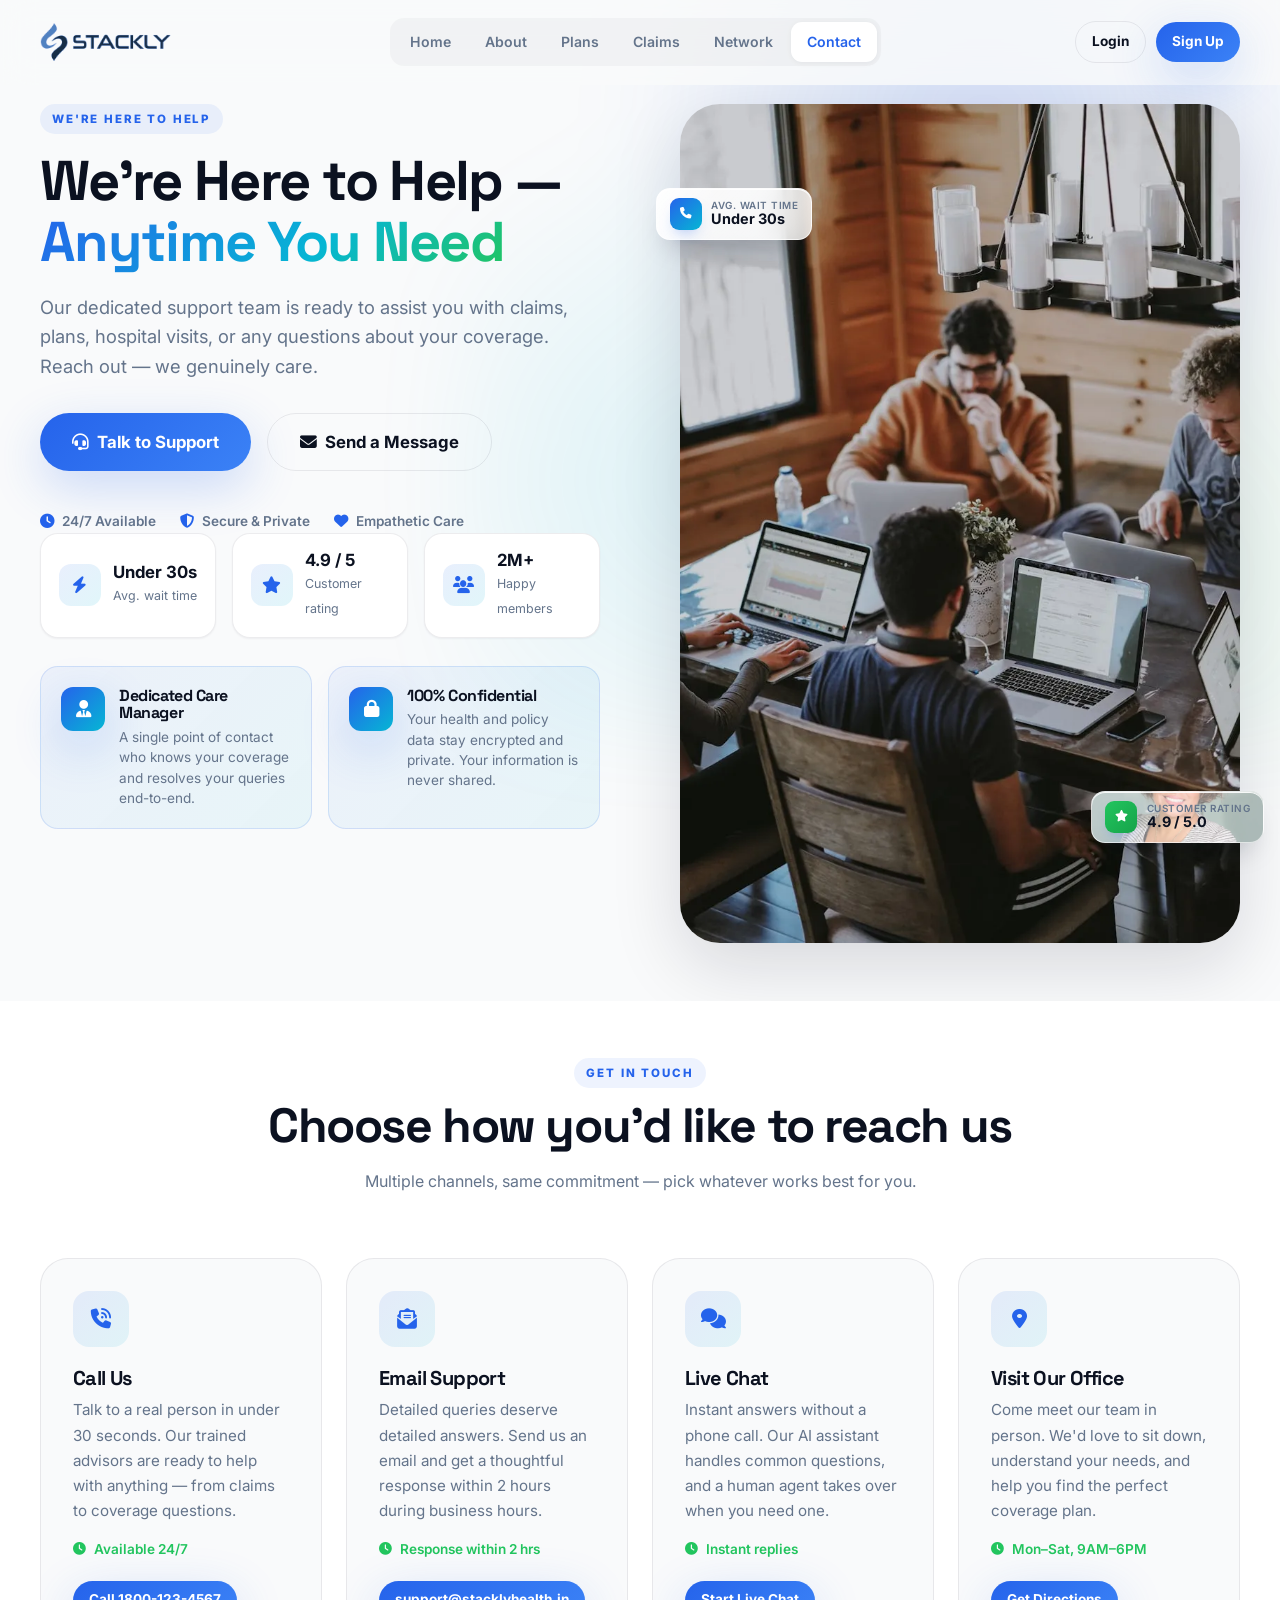
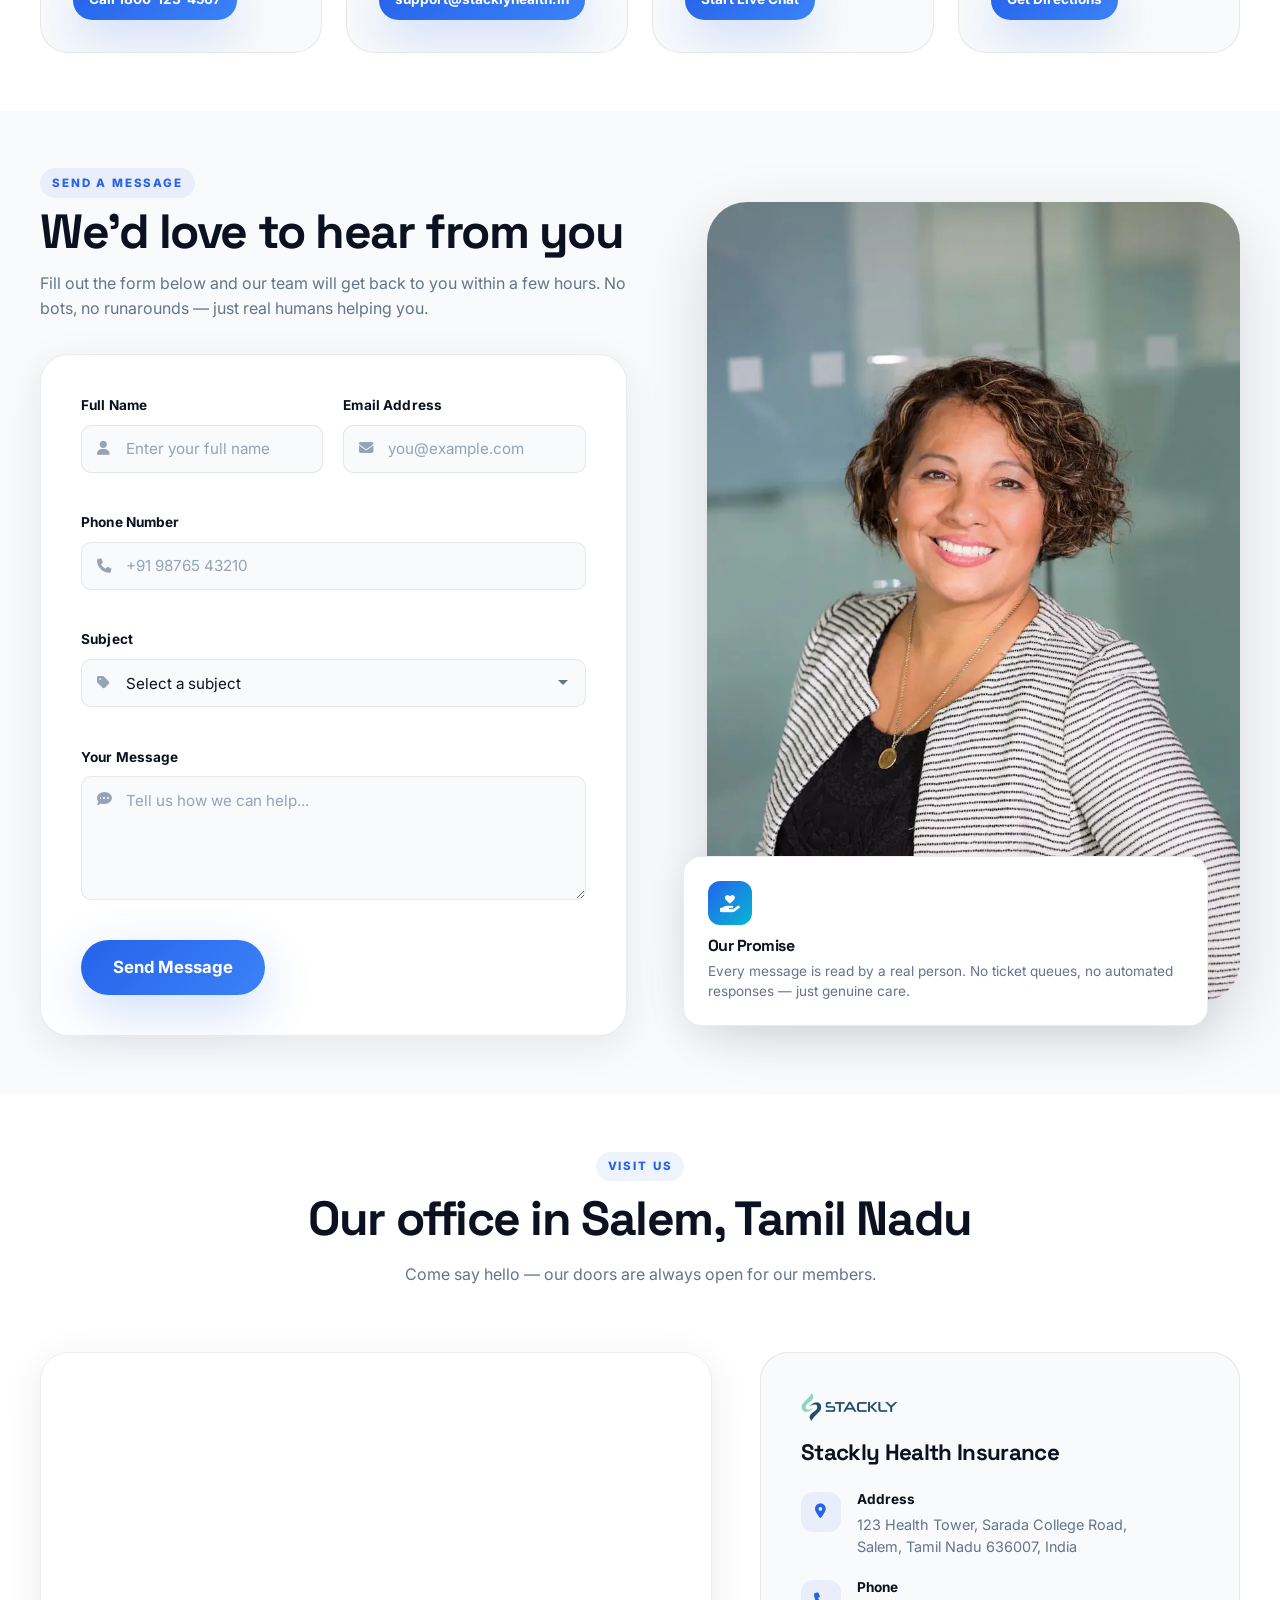
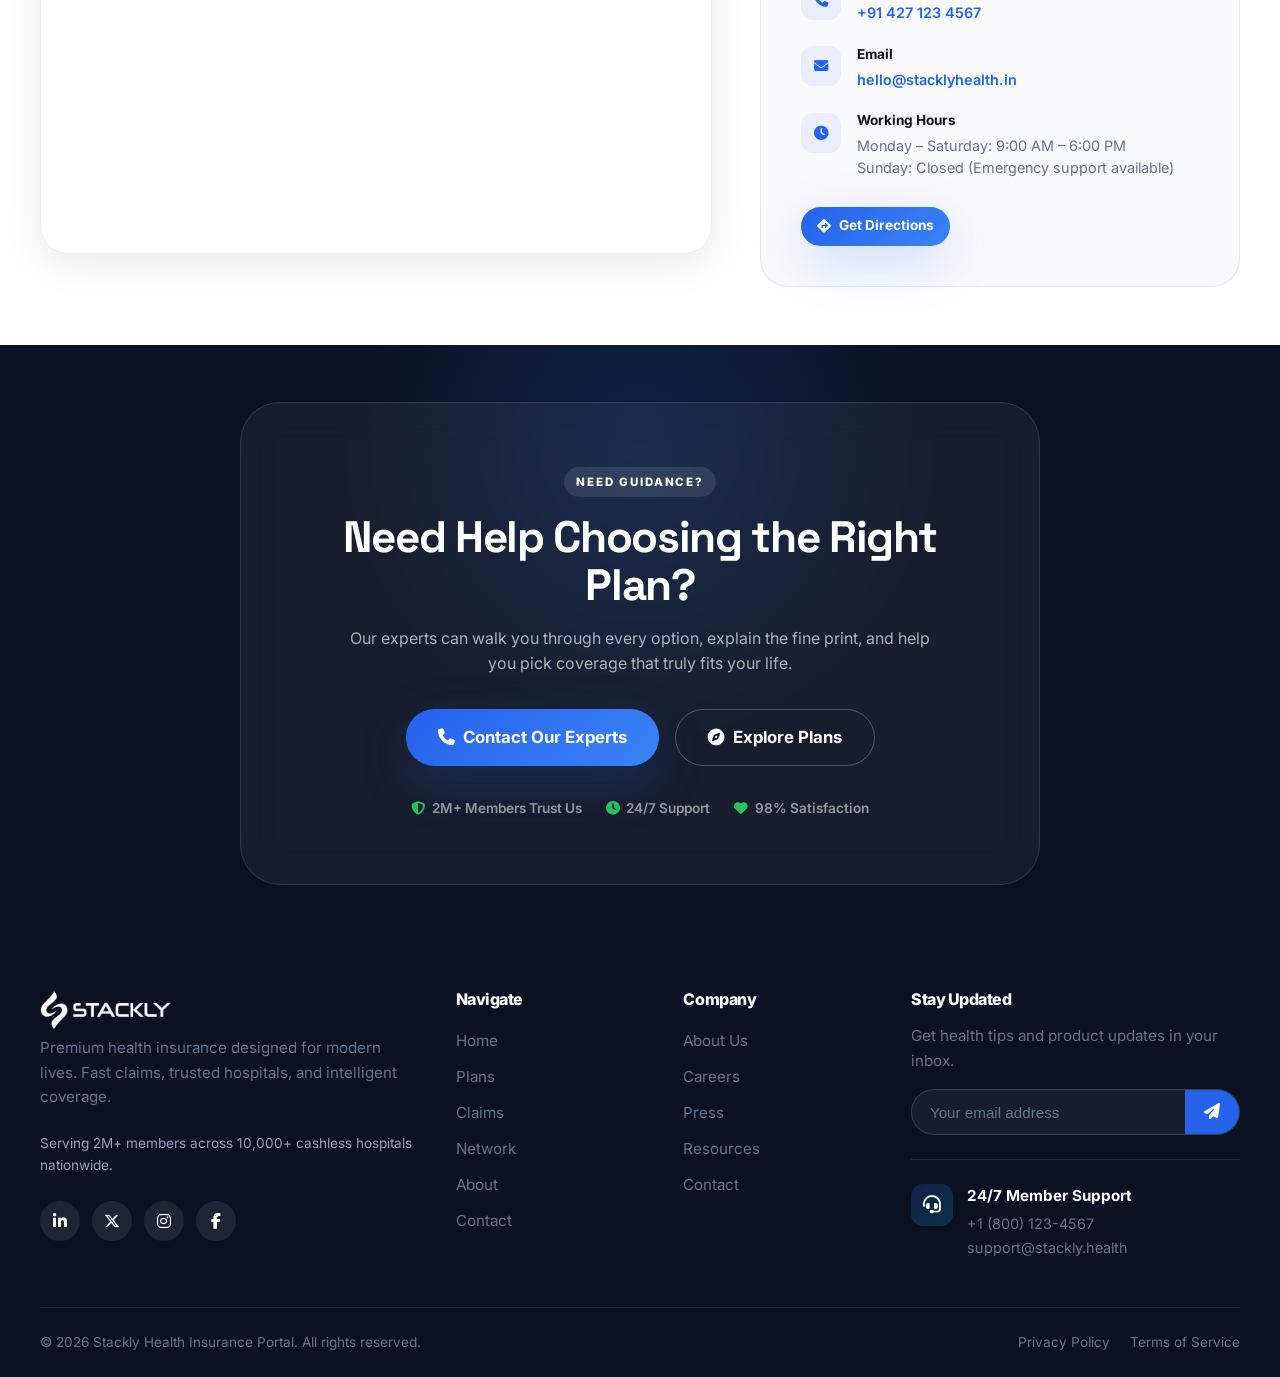
<file: contact.html>
<!DOCTYPE html>
<html lang="en">
<head>
  <meta charset="UTF-8" />
  <meta name="viewport" content="width=device-width, initial-scale=1.0" />
  <meta name="description" content="Stackly Health Insurance - Get in touch with our support team. We're here to help anytime." />
  <title>Contact Us - Stackly Health Insurance Portal</title>
  <link rel="preconnect" href="https://fonts.googleapis.com" />
  <link rel="preconnect" href="https://fonts.gstatic.com" crossorigin />
  <link href="https://fonts.googleapis.com/css2?family=Inter:wght@400;500;600;700;800&family=Space+Grotesk:wght@500;700&display=swap" rel="stylesheet" />
  <link rel="stylesheet" href="https://cdnjs.cloudflare.com/ajax/libs/font-awesome/6.5.1/css/all.min.css" />
  <link rel="stylesheet" href="styles.css" />
  <noscript><style>.reveal { opacity: 1; transform: none; }</style></noscript>
</head>
<body>
  <svg class="sr-only-svg" aria-hidden="true"><defs><filter id="logoRecolor"><feColorMatrix type="saturate" values="0" result="gray"/><feComponentTransfer result="blue"><feFuncR type="table" tableValues="0.145"/><feFuncG type="table" tableValues="0.388"/><feFuncB type="table" tableValues="0.922"/></feComponentTransfer><feBlend in="gray" in2="blue" mode="multiply" result="tinted"/><feComponentTransfer><feFuncA type="table" tableValues="0 1"/></feComponentTransfer></filter></defs></svg>

  <!-- HEADER -->
  <header class="site-header" id="header">
    <div class="container header-inner">
      <a href="index.html" class="logo" aria-label="Stackly Health home">
        <img class="logo-img" src="assets/images/logo-stackly.webp" alt="Stackly Health" width="1000" height="220" />
      </a>

      <div class="mobile-nav-overlay" id="mobileNavOverlay" aria-hidden="true"></div>

      <nav class="mobile-nav" id="mainNav" aria-label="Primary navigation">
        <div class="mn-header">
          <a href="index.html" class="mn-brand"><img class="mn-brand-img" src="assets/images/logo-stackly.webp" alt="Stackly Health" width="1000" height="220" /></a>
          <button class="mn-close" id="navClose" aria-label="Close menu"><i class="fa-solid fa-xmark"></i></button>
        </div>
        <div class="mn-body">
          <div class="mn-cta glass">
            <p class="mn-cta-title">Welcome to <strong>Stackly Health</strong></p>
            <p class="mn-cta-sub">Your trusted partner in smart healthcare coverage.</p>
            <div class="mn-cta-btns"><a href="login.html" class="btn btn-ghost btn-sm">Login</a><a href="signup.html" class="btn btn-primary btn-sm">Sign Up</a></div>
          </div>
          <div class="mn-section mn-nav-section">
            <span class="mn-section-label">Navigation</span>
            <ul class="mn-nav-list">
              <li><a href="index.html" class="mn-nav-link"><span class="mn-nav-icon"><i class="fa-solid fa-house"></i></span><span class="mn-nav-label">Home</span><i class="fa-solid fa-chevron-right mn-nav-arrow"></i></a></li>
              <li><a href="about.html" class="mn-nav-link"><span class="mn-nav-icon"><i class="fa-solid fa-people-group"></i></span><span class="mn-nav-label">About</span><i class="fa-solid fa-chevron-right mn-nav-arrow"></i></a></li>
              <li><a href="plans.html" class="mn-nav-link"><span class="mn-nav-icon"><i class="fa-solid fa-gem"></i></span><span class="mn-nav-label">Plans</span><i class="fa-solid fa-chevron-right mn-nav-arrow"></i></a></li>
              <li><a href="claims.html" class="mn-nav-link"><span class="mn-nav-icon"><i class="fa-solid fa-file-lines"></i></span><span class="mn-nav-label">Claims</span><i class="fa-solid fa-chevron-right mn-nav-arrow"></i></a></li>
              <li><a href="network.html" class="mn-nav-link"><span class="mn-nav-icon"><i class="fa-solid fa-hospital"></i></span><span class="mn-nav-label">Network</span><i class="fa-solid fa-chevron-right mn-nav-arrow"></i></a></li>
              <li><a href="contact.html" class="mn-nav-link active"><span class="mn-nav-icon"><i class="fa-solid fa-envelope"></i></span><span class="mn-nav-label">Contact</span><i class="fa-solid fa-chevron-right mn-nav-arrow"></i></a></li>
            </ul>
          </div>
          <div class="mn-section">
            <span class="mn-section-label">Quick Actions</span>
            <div class="mn-quick-grid">
              <a href="404.html" class="mn-quick-pill"><i class="fa-solid fa-file-medical"></i> File a Claim</a>
              <a href="404.html" class="mn-quick-pill"><i class="fa-solid fa-magnifying-glass-location"></i> Track Claim</a>
              <a href="404.html" class="mn-quick-pill"><i class="fa-solid fa-stethoscope"></i> Find Hospitals</a>
            </div>
          </div>
          <div class="mn-feature"><span class="mn-feature-label"><i class="fa-solid fa-shield-heart"></i> Why Stackly</span><div class="mn-feature-inner"><div class="mn-feature-stat"><i class="fa-solid fa-hospital"></i><strong>10,000+</strong><span>Cashless Hospitals</span></div><div class="mn-feature-stat"><i class="fa-solid fa-chart-line"></i><strong>98%</strong><span>Claim Success</span></div></div></div>
          <div class="mn-section">
            <span class="mn-section-label">Support</span>
            <div class="mn-support-list">
              <a href="tel:+18001234567" class="mn-support-item"><span class="mn-support-icon"><i class="fa-solid fa-phone"></i></span><div><strong>Call Us</strong><span>+1 (800) 123-4567</span></div></a>
              <a href="mailto:support@stackly.health" class="mn-support-item"><span class="mn-support-icon"><i class="fa-solid fa-envelope"></i></span><div><strong>Email Support</strong><span>support@stackly.health</span></div></a>
            </div>
          </div>
        </div>
        <div class="mn-footer"><div class="mn-social"><a href="404.html" aria-label="Facebook"><i class="fa-brands fa-facebook-f"></i></a><a href="404.html" aria-label="Twitter"><i class="fa-brands fa-x-twitter"></i></a><a href="404.html" aria-label="LinkedIn"><i class="fa-brands fa-linkedin-in"></i></a><a href="404.html" aria-label="Instagram"><i class="fa-brands fa-instagram"></i></a></div><p>&copy; 2026 Stackly Health. All rights reserved.</p></div>
        <div class="mn-desktop-actions"><a href="login.html" class="btn btn-ghost btn-sm">Login</a><a href="signup.html" class="btn btn-primary btn-sm">Sign Up</a></div>
      </nav>

      <button class="menu-toggle" id="menuToggle" aria-label="Open menu" aria-expanded="false" aria-controls="mainNav"><span></span><span></span><span></span></button>
    </div>
  </header>

  <main>
    <!-- HERO -->
    <section class="contact-hero" id="contact-hero">
      <div class="hero-glow" aria-hidden="true"></div>
      <div class="container contact-hero-grid">
        <div class="contact-hero-content">
          <span class="eyebrow">We're Here to Help</span>
          <h1>We're Here to Help — <span class="gradient-text">Anytime You Need</span></h1>
          <p class="hero-sub">Our dedicated support team is ready to assist you with claims, plans, hospital visits, or any questions about your coverage. Reach out — we genuinely care.</p>
          <div class="hero-actions">
            <a href="404.html" class="btn btn-primary btn-lg"><i class="fa-solid fa-headset"></i> Talk to Support</a>
            <a href="404.html" class="btn btn-ghost btn-lg"><i class="fa-solid fa-envelope"></i> Send a Message</a>
          </div>
          <div class="hero-trust-row">
            <div class="hero-trust-item"><i class="fa-solid fa-clock"></i> 24/7 Available</div>
            <div class="hero-trust-item"><i class="fa-solid fa-shield-halved"></i> Secure & Private</div>
            <div class="hero-trust-item"><i class="fa-solid fa-heart"></i> Empathetic Care</div>
          </div>
          <div class="contact-hero-stats">
            <div class="chs-item">
              <i class="fa-solid fa-bolt"></i>
              <div><strong>Under 30s</strong><span>Avg. wait time</span></div>
            </div>
            <div class="chs-item">
              <i class="fa-solid fa-star"></i>
              <div><strong>4.9 / 5</strong><span>Customer rating</span></div>
            </div>
            <div class="chs-item">
              <i class="fa-solid fa-users"></i>
              <div><strong>2M+</strong><span>Happy members</span></div>
            </div>
          </div>
          <div class="contact-hero-perks">
            <div class="chp-card">
              <i class="fa-solid fa-user-tie"></i>
              <div>
                <h3>Dedicated Care Manager</h3>
                <p>A single point of contact who knows your coverage and resolves your queries end-to-end.</p>
              </div>
            </div>
            <div class="chp-card">
              <i class="fa-solid fa-lock"></i>
              <div>
                <h3>100% Confidential</h3>
                <p>Your health and policy data stay encrypted and private. Your information is never shared.</p>
              </div>
            </div>
          </div>
        </div>
        <div class="contact-hero-visual">
          <div class="contact-hero-image-wrap">
            <img src="assets/images/contact-support-team.webp" alt="Stackly support team ready to help" width="800" height="600" loading="eager" />
          </div>
          <div class="floating-card card-1">
            <div class="floating-icon"><i class="fa-solid fa-phone"></i></div>
            <div><span>Avg. wait time</span><strong>Under 30s</strong></div>
          </div>
          <div class="floating-card card-2">
            <div class="floating-icon green"><i class="fa-solid fa-star"></i></div>
            <div><span>Customer rating</span><strong>4.9 / 5.0</strong></div>
          </div>
        </div>
      </div>
    </section>

    <!-- CONTACT CHANNELS -->
    <section class="contact-channels" id="contact-channels">
      <div class="container">
        <div class="section-head reveal">
          <span class="eyebrow">Get in Touch</span>
          <h2>Choose how you'd like to reach us</h2>
          <p>Multiple channels, same commitment — pick whatever works best for you.</p>
        </div>
        <div class="channels-grid">
          <div class="channel-card reveal" style="--stagger: 0.1s">
            <div class="channel-icon-wrap"><i class="fa-solid fa-phone-volume"></i></div>
            <h3>Call Us</h3>
            <p>Talk to a real person in under 30 seconds. Our trained advisors are ready to help with anything — from claims to coverage questions.</p>
            <div class="channel-detail"><i class="fa-solid fa-clock"></i> Available 24/7</div>
            <a href="404.html" class="btn btn-primary btn-sm">Call 1800-123-4567</a>
          </div>
          <div class="channel-card reveal" style="--stagger: 0.2s">
            <div class="channel-icon-wrap"><i class="fa-solid fa-envelope-open-text"></i></div>
            <h3>Email Support</h3>
            <p>Detailed queries deserve detailed answers. Send us an email and get a thoughtful response within 2 hours during business hours.</p>
            <div class="channel-detail"><i class="fa-solid fa-clock"></i> Response within 2 hrs</div>
            <a href="404.html" class="btn btn-primary btn-sm">support@stacklyhealth.in</a>
          </div>
          <div class="channel-card reveal" style="--stagger: 0.3s">
            <div class="channel-icon-wrap"><i class="fa-solid fa-comments"></i></div>
            <h3>Live Chat</h3>
            <p>Instant answers without a phone call. Our AI assistant handles common questions, and a human agent takes over when you need one.</p>
            <div class="channel-detail"><i class="fa-solid fa-clock"></i> Instant replies</div>
            <button class="btn btn-primary btn-sm" id="liveChatBtn">Start Live Chat</button>
          </div>
          <div class="channel-card reveal" style="--stagger: 0.4s">
            <div class="channel-icon-wrap"><i class="fa-solid fa-location-dot"></i></div>
            <h3>Visit Our Office</h3>
            <p>Come meet our team in person. We'd love to sit down, understand your needs, and help you find the perfect coverage plan.</p>
            <div class="channel-detail"><i class="fa-solid fa-clock"></i> Mon–Sat, 9AM–6PM</div>
            <a href="404.html" class="btn btn-primary btn-sm">Get Directions</a>
          </div>
        </div>
      </div>
    </section>

    <!-- CONTACT FORM -->
    <section class="contact-form-section" id="contact-form-section">
      <div class="container contact-form-grid">
        <div class="contact-form-wrap reveal">
          <span class="eyebrow">Send a Message</span>
          <h2>We'd love to hear from you</h2>
          <p>Fill out the form below and our team will get back to you within a few hours. No bots, no runarounds — just real humans helping you.</p>
          <form class="contact-form" id="contactForm" novalidate>
            <div class="form-row">
              <div class="form-group">
                <label for="contact-name">Full Name</label>
                <div class="input-wrap">
                  <i class="fa-solid fa-user"></i>
                  <input type="text" id="contact-name" name="name" placeholder="Enter your full name" required autocomplete="name" />
                </div>
                <span class="form-error" id="name-error"></span>
              </div>
              <div class="form-group">
                <label for="contact-email">Email Address</label>
                <div class="input-wrap">
                  <i class="fa-solid fa-envelope"></i>
                  <input type="email" id="contact-email" name="email" placeholder="you@example.com" required autocomplete="email" />
                </div>
                <span class="form-error" id="email-error"></span>
              </div>
            </div>
            <div class="form-group">
              <label for="contact-phone">Phone Number</label>
              <div class="input-wrap">
                <i class="fa-solid fa-phone"></i>
                <input type="tel" id="contact-phone" name="phone" placeholder="+91 98765 43210" required autocomplete="tel" />
              </div>
              <span class="form-error" id="phone-error"></span>
            </div>
            <div class="form-group">
              <label for="contact-subject">Subject</label>
              <div class="input-wrap">
                <i class="fa-solid fa-tag"></i>
                <select id="contact-subject" name="subject" required>
                  <option value="" disabled selected>Select a subject</option>
                  <option value="claims">Claims Assistance</option>
                  <option value="plans">Plan Information</option>
                  <option value="network">Hospital Network</option>
                  <option value="billing">Billing & Payments</option>
                  <option value="feedback">Feedback</option>
                  <option value="other">Other</option>
                </select>
              </div>
              <span class="form-error" id="subject-error"></span>
            </div>
            <div class="form-group">
              <label for="contact-message">Your Message</label>
              <div class="input-wrap textarea-wrap">
                <i class="fa-solid fa-comment-dots"></i>
                <textarea id="contact-message" name="message" rows="5" placeholder="Tell us how we can help..." required></textarea>
              </div>
              <span class="form-error" id="message-error"></span>
            </div>
            <button type="submit" class="btn btn-primary btn-lg" id="submitBtn">
              <span class="btn-text">Send Message</span>
              <span class="btn-loading" style="display:none"><i class="fa-solid fa-spinner fa-spin"></i> Sending...</span>
            </button>
            <div class="form-success" id="formSuccess">
              <i class="fa-solid fa-circle-check"></i>
              <div>
                <strong>Message sent successfully!</strong>
                <p>We'll get back to you within 2 hours. Check your email for a confirmation.</p>
              </div>
            </div>
          </form>
        </div>
        <div class="contact-form-visual reveal" style="--stagger: 0.2s">
          <div class="contact-form-image-wrap">
            <img src="assets/images/contact-form-agent.webp" alt="Stackly support agent ready to assist" width="600" height="500" loading="lazy" />
          </div>
          <div class="contact-form-side-card">
            <div class="side-card-icon"><i class="fa-solid fa-hand-holding-heart"></i></div>
            <h4>Our Promise</h4>
            <p>Every message is read by a real person. No ticket queues, no automated responses — just genuine care.</p>
          </div>
        </div>
      </div>
    </section>

    <!-- MAP + OFFICE DETAILS -->
    <section class="contact-map-section" id="contact-map">
      <div class="container">
        <div class="section-head reveal">
          <span class="eyebrow">Visit Us</span>
          <h2>Our office in Salem, Tamil Nadu</h2>
          <p>Come say hello — our doors are always open for our members.</p>
        </div>
        <div class="map-grid reveal">
          <div class="map-container">
            <iframe
              src="https://www.google.com/maps/embed?pb=!1m18!1m12!1m3!1d3905.647505356516!2d78.1466!3d11.6643!2m3!1f0!2f0!3f0!3m2!1i1024!2i768!4f13.1!3m3!1m2!1s0x3babaeaf1b7e7b7b%3A0x1234567890abcdef!2sSalem%2C%20Tamil%20Nadu!5e0!3m2!1sen!2sin!4v1700000000000!5m2!1sen!2sin"
              width="100%"
              height="400"
              class="contact-map-iframe"
              allowfullscreen=""
              loading="lazy"
              referrerpolicy="no-referrer-when-downgrade"
              title="Stackly Health office location in Salem, Tamil Nadu">
            </iframe>
          </div>
          <div class="office-info-card">
            <div class="office-logo">
              <img src="assets/images/logo-stackly.webp" alt="Stackly Health" width="120" height="30" />
            </div>
            <h3>Stackly Health Insurance</h3>
            <div class="office-detail">
              <i class="fa-solid fa-location-dot"></i>
              <div>
                <strong>Address</strong>
                <p>123 Health Tower, Sarada College Road,<br/>Salem, Tamil Nadu 636007, India</p>
              </div>
            </div>
            <div class="office-detail">
              <i class="fa-solid fa-phone"></i>
              <div>
                <strong>Phone</strong>
                <p><a href="404.html">+91 427 123 4567</a></p>
              </div>
            </div>
            <div class="office-detail">
              <i class="fa-solid fa-envelope"></i>
              <div>
                <strong>Email</strong>
                <p><a href="404.html">hello@stacklyhealth.in</a></p>
              </div>
            </div>
            <div class="office-detail">
              <i class="fa-solid fa-clock"></i>
              <div>
                <strong>Working Hours</strong>
                <p>Monday – Saturday: 9:00 AM – 6:00 PM<br/>Sunday: Closed (Emergency support available)</p>
              </div>
            </div>
            <a href="404.html" target="_blank" rel="noopener noreferrer" class="btn btn-primary btn-sm">
              <i class="fa-solid fa-diamond-turn-right"></i> Get Directions
            </a>
          </div>
        </div>
      </div>
    </section>

    <!-- FINAL CTA -->
    <section class="contact-cta" id="contact-cta">
      <div class="cta-glow" aria-hidden="true"></div>
      <div class="container contact-cta-inner reveal">
        <div class="contact-cta-glass">
          <span class="eyebrow">Need Guidance?</span>
          <h2>Need Help Choosing the Right Plan?</h2>
          <p>Our experts can walk you through every option, explain the fine print, and help you pick coverage that truly fits your life.</p>
          <div class="cta-actions">
            <a href="404.html" class="btn btn-primary btn-lg"><i class="fa-solid fa-phone"></i> Contact Our Experts</a>
            <a href="404.html" class="btn btn-ghost btn-lg"><i class="fa-solid fa-compass"></i> Explore Plans</a>
          </div>
          <div class="cta-trust-row">
            <span><i class="fa-solid fa-shield-halved"></i> 2M+ Members Trust Us</span>
            <span><i class="fa-solid fa-clock"></i> 24/7 Support</span>
            <span><i class="fa-solid fa-heart"></i> 98% Satisfaction</span>
          </div>
        </div>
      </div>
    </section>
  </main>

  <!-- FOOTER -->
  <footer class="site-footer" id="footer">
    <div class="container">
      <div class="footer-grid">
        <div class="footer-brand">
          <a href="index.html" class="logo">
            <img class="logo-img" src="assets/images/logo-stackly.webp" alt="Stackly Health" width="1000" height="220" />
          </a>
          <p>Premium health insurance designed for modern lives. Fast claims, trusted hospitals, and intelligent coverage.</p>
          <p class="footer-tagline">Serving 2M+ members across 10,000+ cashless hospitals nationwide.</p>
          <div class="socials">
            <a href="404.html" aria-label="LinkedIn"><i class="fa-brands fa-linkedin-in"></i></a>
            <a href="404.html" aria-label="Twitter"><i class="fa-brands fa-x-twitter"></i></a>
            <a href="404.html" aria-label="Instagram"><i class="fa-brands fa-instagram"></i></a>
            <a href="404.html" aria-label="Facebook"><i class="fa-brands fa-facebook-f"></i></a>
          </div>
        </div>
                <div class="footer-links">
          <h4>Navigate</h4>
          <ul>
            <li><a href="index.html">Home</a></li>
            <li><a href="plans.html">Plans</a></li>
            <li><a href="claims.html">Claims</a></li>
            <li><a href="network.html">Network</a></li>
            <li><a href="about.html">About</a></li>
            <li><a href="contact.html">Contact</a></li>
          </ul>
        </div>
                <div class="footer-links">
          <h4>Company</h4>
          <ul>
            <li><a href="404.html">About Us</a></li>
            <li><a href="404.html">Careers</a></li>
            <li><a href="404.html">Press</a></li>
            <li><a href="404.html">Resources</a></li>
            <li><a href="404.html">Contact</a></li>
          </ul>
        </div>
        <div class="footer-newsletter">
          <h4>Stay Updated</h4>
          <p>Get health tips and product updates in your inbox.</p>
                    <form class="newsletter-form" id="newsletterForm" novalidate>
            <input type="email" placeholder="Your email address" required aria-label="Email address" />
            <button type="submit" aria-label="Subscribe"><i class="fa-solid fa-paper-plane"></i></button>
          </form>
          <p class="newsletter-success" id="newsletterSuccess"></p>
          <div class="footer-news-extra">
            <div class="footer-support">
              <span class="fs-icon"><i class="fa-solid fa-headset"></i></span>
              <div>
                <strong>24/7 Member Support</strong>
                <a href="tel:+18001234567">+1 (800) 123-4567</a>
                <a href="mailto:support@stackly.health">support@stackly.health</a>
              </div>
            </div>
          </div>
        </div>
      </div>
      <div class="footer-bottom">
        <p>&copy; 2026 Stackly Health Insurance Portal. All rights reserved.</p>
        <div class="legal-links">
          <a href="404.html">Privacy Policy</a>
          <a href="404.html">Terms of Service</a>
        </div>
      </div>
    </div>
  </footer>

  <script src="script.js"></script>
</body>
</html>
</file>
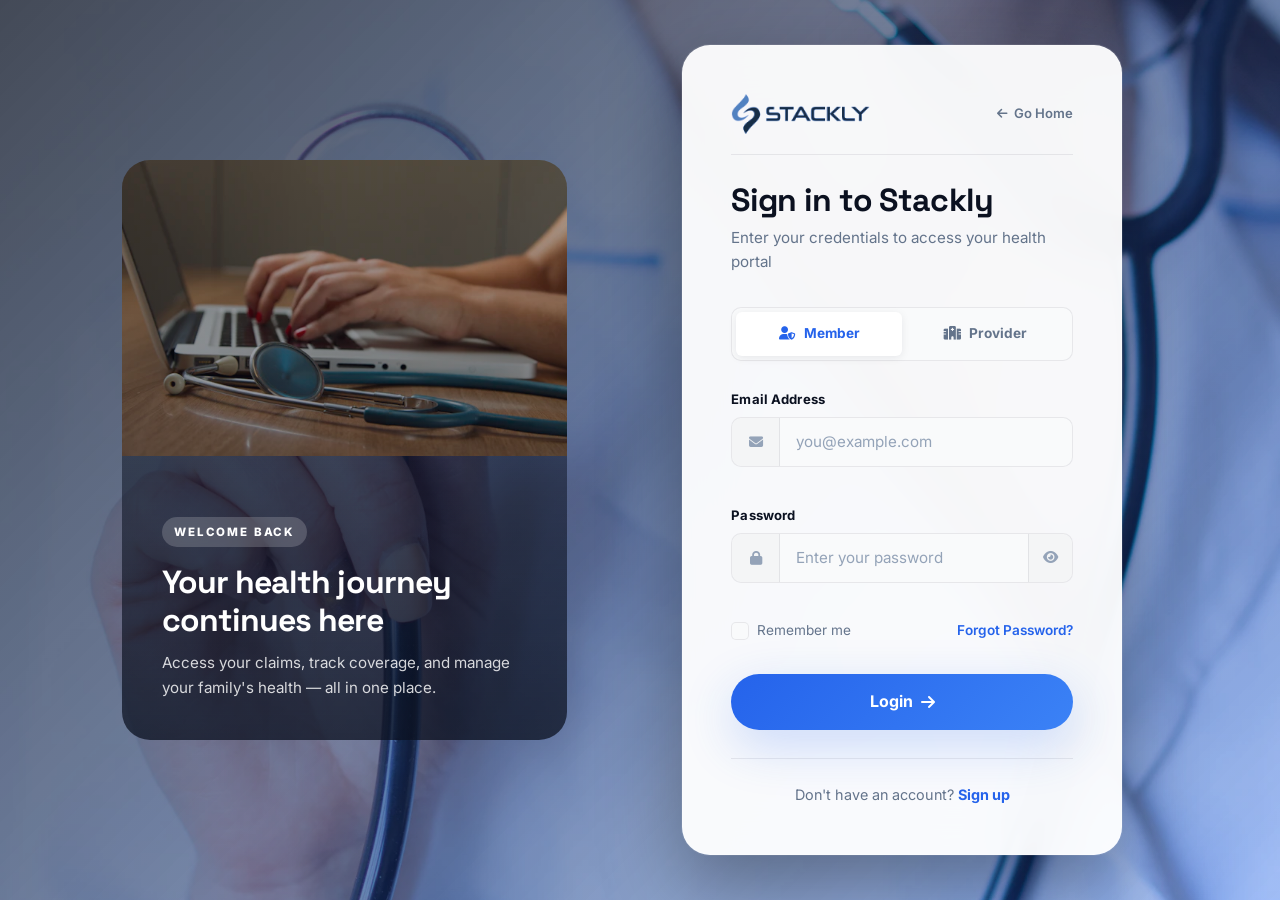
<file: login.html>
<!DOCTYPE html>
<html lang="en">
<head>
  <meta charset="UTF-8" />
  <meta name="viewport" content="width=device-width, initial-scale=1.0" />
  <meta name="description" content="Login to Stackly Health Insurance Portal — access your claims, plans, and coverage." />
  <title>Login — Stackly Health</title>
  <link rel="preconnect" href="https://fonts.googleapis.com" />
  <link rel="preconnect" href="https://fonts.gstatic.com" crossorigin />
  <link href="https://fonts.googleapis.com/css2?family=Inter:wght@400;500;600;700;800&family=Space+Grotesk:wght@500;700&display=swap" rel="stylesheet" />
  <link rel="stylesheet" href="https://cdnjs.cloudflare.com/ajax/libs/font-awesome/6.5.1/css/all.min.css" />
  <link rel="stylesheet" href="styles.css" />
</head>
<body class="auth-body">
  <svg class="sr-only-svg" aria-hidden="true"><defs><filter id="logoRecolor"><feColorMatrix type="saturate" values="0" result="gray"/><feComponentTransfer result="blue"><feFuncR type="table" tableValues="0.145"/><feFuncG type="table" tableValues="0.388"/><feFuncB type="table" tableValues="0.922"/></feComponentTransfer><feBlend in="gray" in2="blue" mode="multiply" result="tinted"/><feComponentTransfer><feFuncA type="table" tableValues="0 1"/></feComponentTransfer></filter></defs></svg>

  <!-- AUTH SECTION -->
  <section class="auth-section">
    <div class="auth-container">
      <!-- LEFT: Image -->
      <div class="auth-visual">
        <div class="auth-visual-inner">
          <img src="assets/images/auth-login.webp" alt="Secure healthcare portal" width="600" height="800" loading="eager" />
          <div class="auth-visual-overlay"></div>
          <div class="auth-visual-content">
            <span class="eyebrow">Welcome Back</span>
            <h2>Your health journey continues here</h2>
            <p>Access your claims, track coverage, and manage your family's health — all in one place.</p>
          </div>
        </div>
      </div>

      <!-- RIGHT: Form Card -->
      <div class="auth-form-wrap">
        <div class="auth-card">
          <!-- Card top: logo + go home -->
          <div class="auth-card-top">
            <a href="index.html" class="logo" aria-label="Stackly Health home">
              <img class="logo-img" src="assets/images/logo-stackly.webp" alt="Stackly Health" width="1000" height="220" />
            </a>
            <a href="index.html" class="auth-home-link">
              <i class="fa-solid fa-arrow-left"></i> Go Home
            </a>
          </div>

          <div class="auth-card-header">
            <h1>Sign in to Stackly</h1>
            <p>Enter your credentials to access your health portal</p>
          </div>

          <!-- Role Selector -->
          <div class="auth-role-selector">
            <button type="button" class="auth-role-btn active" data-role="member">
              <i class="fa-solid fa-user-shield"></i>
              <span>Member</span>
            </button>
            <button type="button" class="auth-role-btn" data-role="provider">
              <i class="fa-solid fa-hospital"></i>
              <span>Provider</span>
            </button>
            <div class="auth-role-slider"></div>
          </div>

          <form class="auth-form" id="loginForm" novalidate>
            <input type="hidden" name="role" id="loginRole" value="member" />

            <div class="form-group" data-validate="email">
              <label for="loginEmail">Email Address</label>
              <div class="input-field">
                <span class="input-icon"><i class="fa-solid fa-envelope"></i></span>
                <input type="email" id="loginEmail" name="email" placeholder="you@example.com" autocomplete="email" required />
              </div>
              <span class="form-error" aria-live="polite"></span>
            </div>

            <div class="form-group" data-validate="password">
              <label for="loginPassword">Password</label>
              <div class="input-field">
                <span class="input-icon"><i class="fa-solid fa-lock"></i></span>
                <input type="password" id="loginPassword" name="password" placeholder="Enter your password" autocomplete="current-password" required />
                <button type="button" class="input-action password-toggle" aria-label="Toggle password visibility" data-target="loginPassword">
                  <i class="fa-solid fa-eye"></i>
                </button>
              </div>
              <span class="form-error" aria-live="polite"></span>
            </div>

            <div class="auth-form-row">
              <label class="auth-checkbox">
                <input type="checkbox" id="rememberMe" name="remember" />
                <span class="auth-checkbox-mark"></span>
                Remember me
              </label>
              <a href="#" class="auth-link">Forgot Password?</a>
            </div>

            <button type="submit" class="btn btn-primary btn-block btn-lg auth-submit">
              <span class="auth-submit-text">Login</span>
              <i class="fa-solid fa-arrow-right auth-submit-icon"></i>
            </button>
          </form>

          <div class="form-success" id="loginSuccess">
            <i class="fa-solid fa-circle-check"></i>
            <div>
              <strong>Login Successful!</strong>
              <p>Redirecting you to your dashboard...</p>
            </div>
          </div>

          <div class="auth-card-footer">
            <p>Don't have an account? <a href="signup.html" class="auth-link-strong">Sign up</a></p>
          </div>
        </div>
      </div>
    </div>
  </section>

  <script src="script.js"></script>
</body>
</html>
</file>
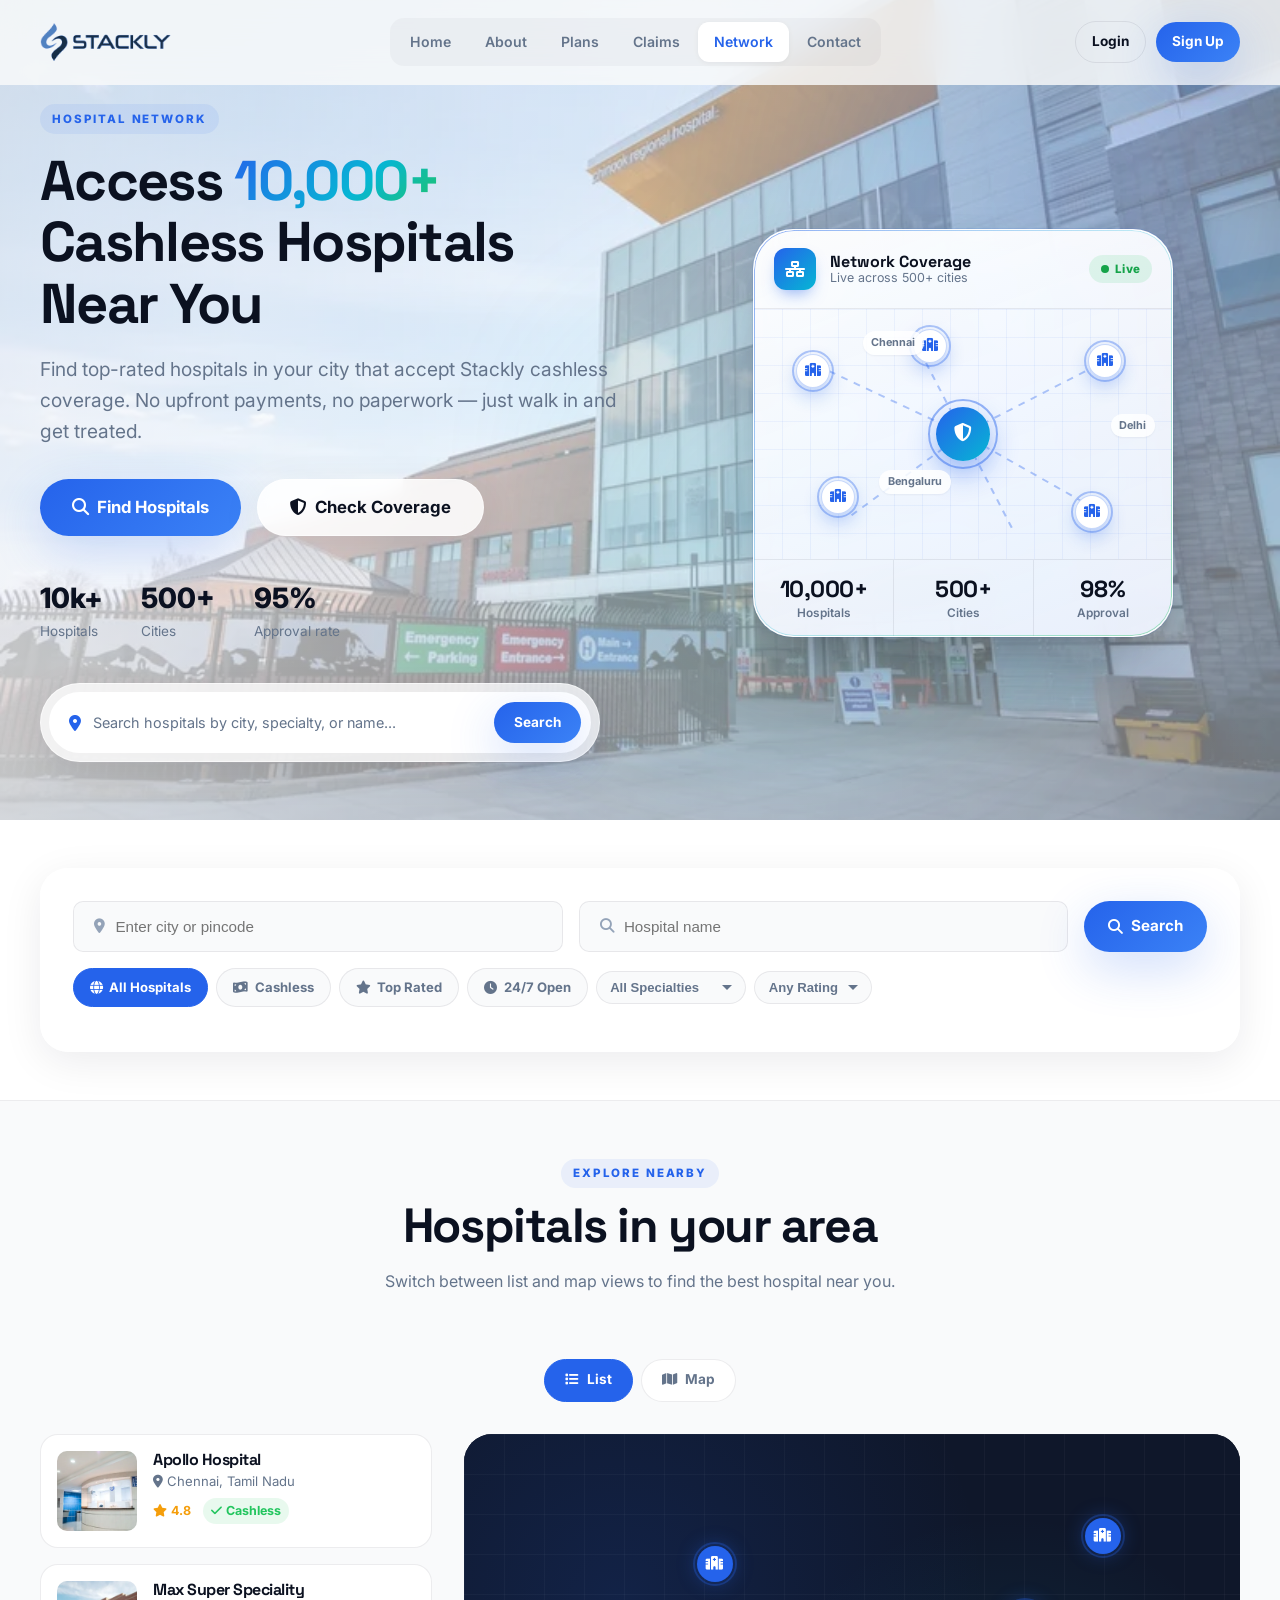
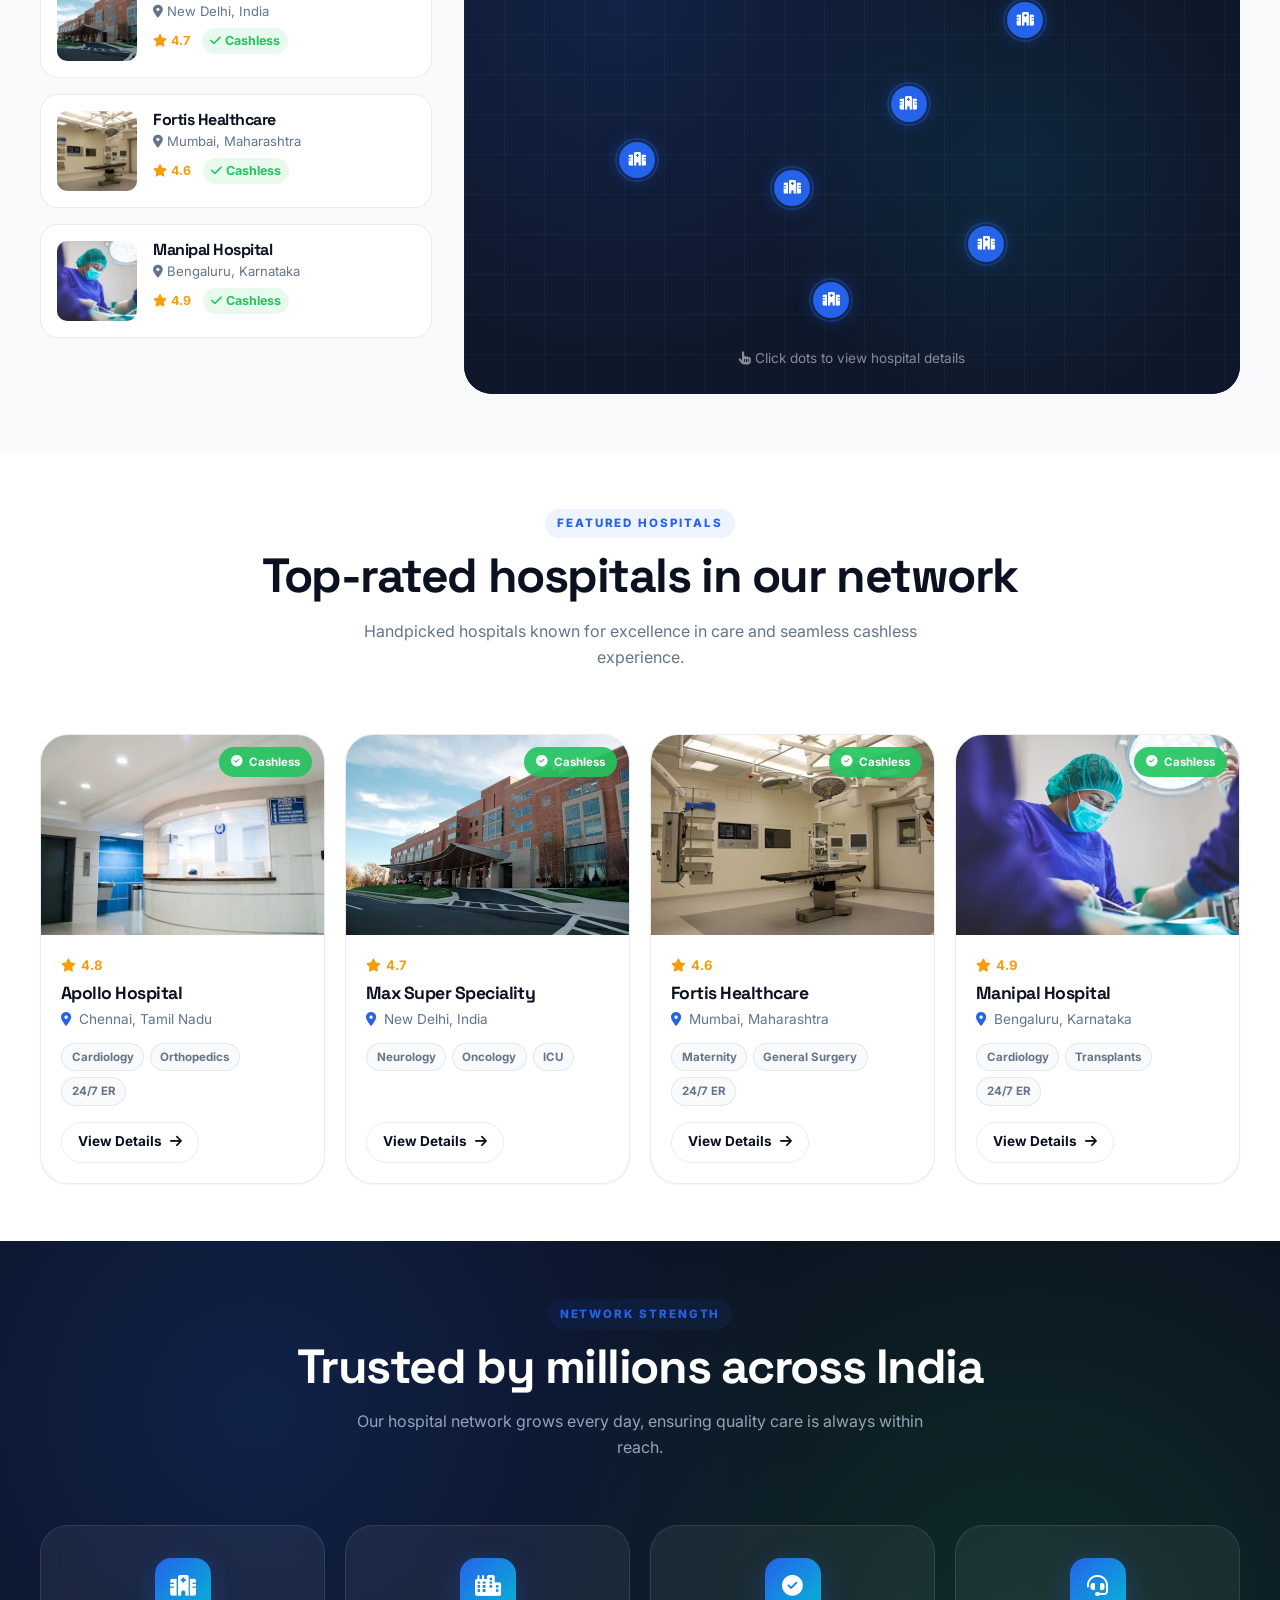
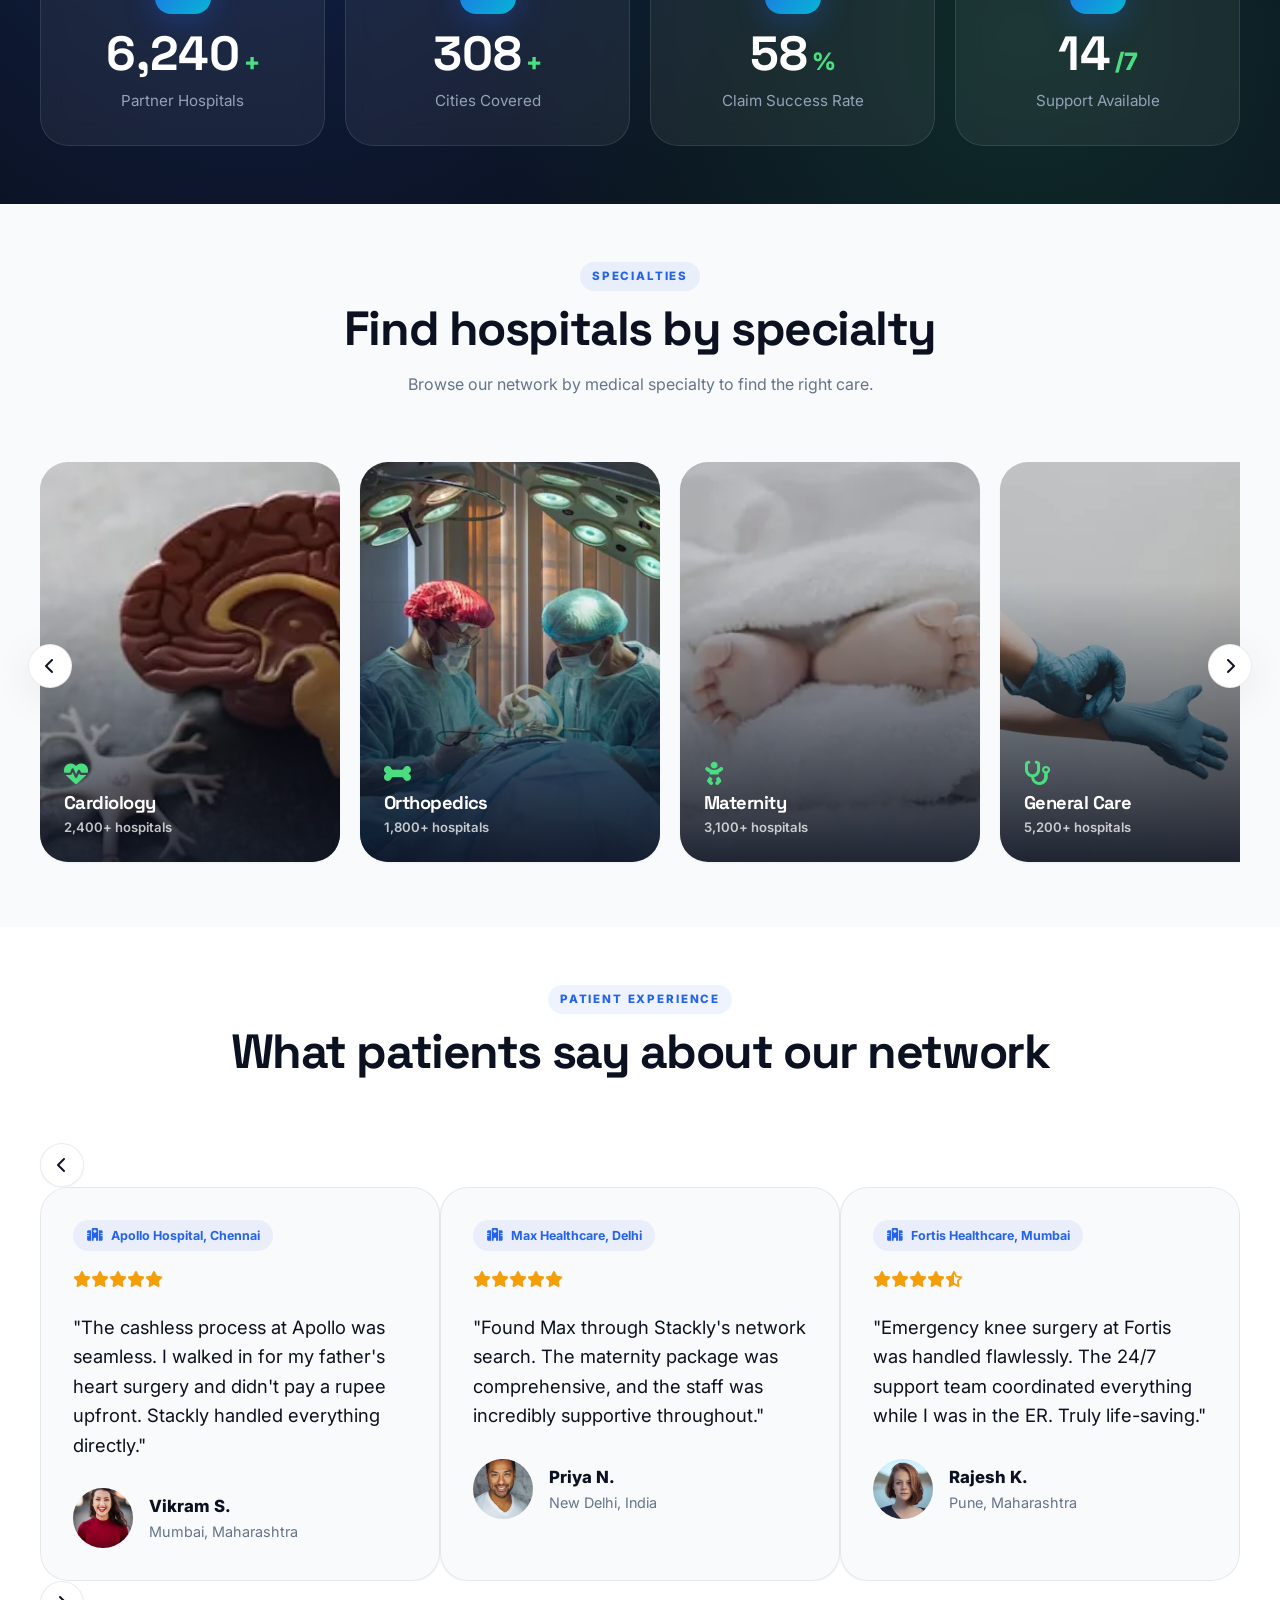
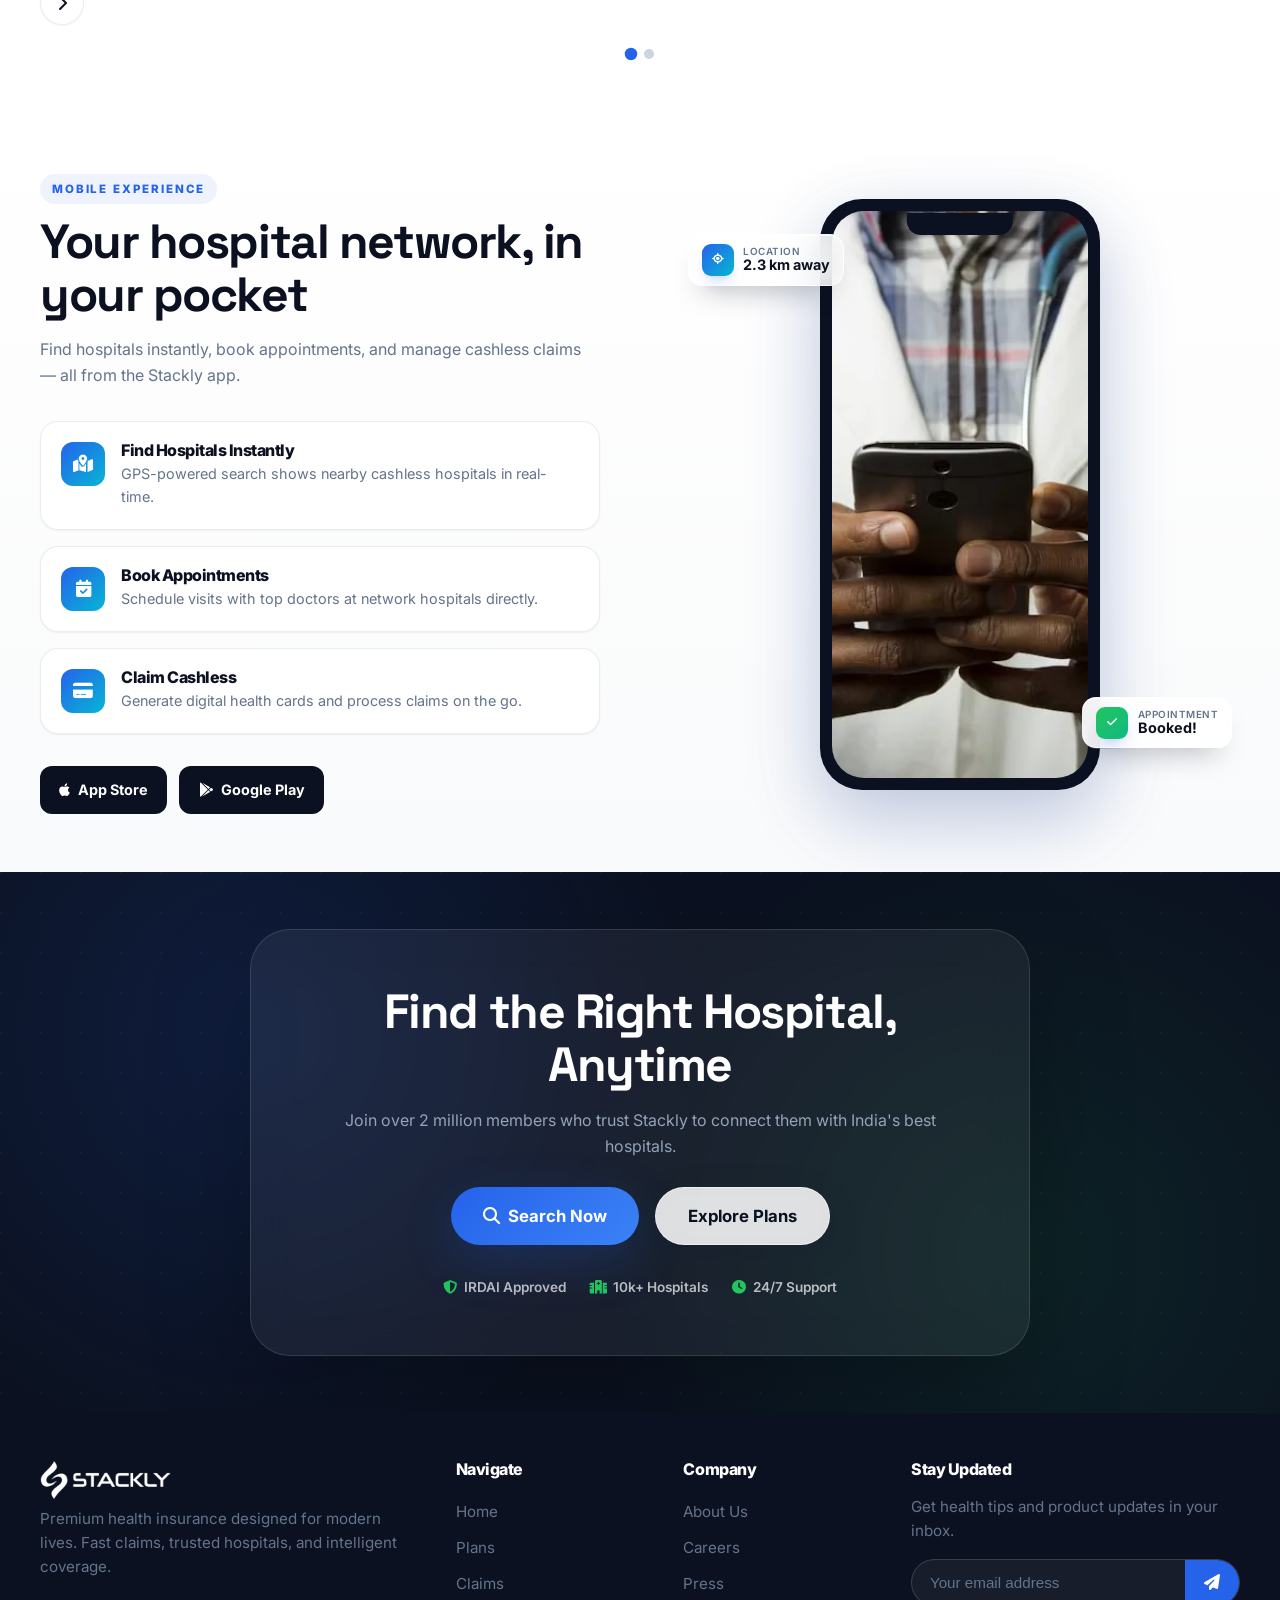
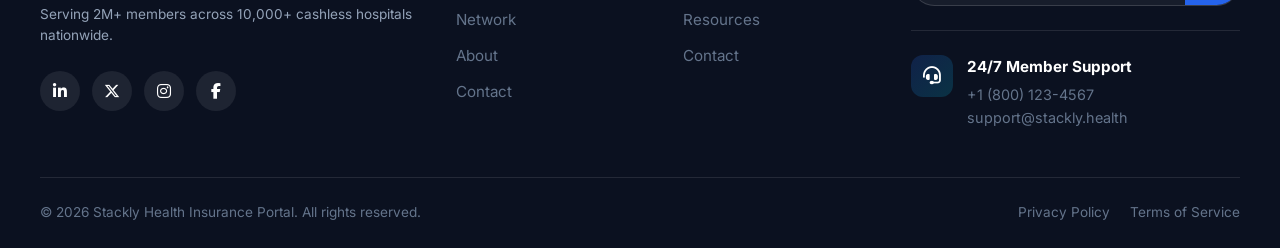
<file: network.html>
<!DOCTYPE html>
<html lang="en">
<head>
  <meta charset="UTF-8" />
  <meta name="viewport" content="width=device-width, initial-scale=1.0" />
  <meta name="description" content="Stackly Health Insurance - Find 10,000+ cashless hospitals across India." />
  <title>Hospital Network - Stackly Health Insurance Portal</title>
  <link rel="preconnect" href="https://fonts.googleapis.com" />
  <link rel="preconnect" href="https://fonts.gstatic.com" crossorigin />
  <link href="https://fonts.googleapis.com/css2?family=Inter:wght@400;500;600;700;800&family=Space+Grotesk:wght@500;700&display=swap" rel="stylesheet" />
  <link rel="stylesheet" href="https://cdnjs.cloudflare.com/ajax/libs/font-awesome/6.5.1/css/all.min.css" />
  <link rel="stylesheet" href="styles.css" />
  <noscript><style>.reveal { opacity: 1; transform: none; }</style></noscript>
</head>
<body>
  <svg class="sr-only-svg" aria-hidden="true"><defs><filter id="logoRecolor"><feColorMatrix type="saturate" values="0" result="gray"/><feComponentTransfer result="blue"><feFuncR type="table" tableValues="0.145"/><feFuncG type="table" tableValues="0.388"/><feFuncB type="table" tableValues="0.922"/></feComponentTransfer><feBlend in="gray" in2="blue" mode="multiply" result="tinted"/><feComponentTransfer><feFuncA type="table" tableValues="0 1"/></feComponentTransfer></filter></defs></svg>

  <!-- HEADER -->
  <header class="site-header" id="header">
    <div class="container header-inner">
      <a href="index.html" class="logo" aria-label="Stackly Health home">
        <img class="logo-img" src="assets/images/logo-stackly.webp" alt="Stackly Health" width="1000" height="220" />
      </a>

      <div class="mobile-nav-overlay" id="mobileNavOverlay" aria-hidden="true"></div>

      <nav class="mobile-nav" id="mainNav" aria-label="Primary navigation">
        <div class="mn-header">
          <a href="index.html" class="mn-brand"><img class="mn-brand-img" src="assets/images/logo-stackly.webp" alt="Stackly Health" width="1000" height="220" /></a>
          <button class="mn-close" id="navClose" aria-label="Close menu"><i class="fa-solid fa-xmark"></i></button>
        </div>
        <div class="mn-body">
          <div class="mn-cta glass">
            <p class="mn-cta-title">Welcome to <strong>Stackly Health</strong></p>
            <p class="mn-cta-sub">Your trusted partner in smart healthcare coverage.</p>
            <div class="mn-cta-btns"><a href="login.html" class="btn btn-ghost btn-sm">Login</a><a href="signup.html" class="btn btn-primary btn-sm">Sign Up</a></div>
          </div>
          <div class="mn-section mn-nav-section">
            <span class="mn-section-label">Navigation</span>
            <ul class="mn-nav-list">
              <li><a href="index.html" class="mn-nav-link"><span class="mn-nav-icon"><i class="fa-solid fa-house"></i></span><span class="mn-nav-label">Home</span><i class="fa-solid fa-chevron-right mn-nav-arrow"></i></a></li>
              <li><a href="about.html" class="mn-nav-link"><span class="mn-nav-icon"><i class="fa-solid fa-people-group"></i></span><span class="mn-nav-label">About</span><i class="fa-solid fa-chevron-right mn-nav-arrow"></i></a></li>
              <li><a href="plans.html" class="mn-nav-link"><span class="mn-nav-icon"><i class="fa-solid fa-gem"></i></span><span class="mn-nav-label">Plans</span><i class="fa-solid fa-chevron-right mn-nav-arrow"></i></a></li>
              <li><a href="claims.html" class="mn-nav-link"><span class="mn-nav-icon"><i class="fa-solid fa-file-lines"></i></span><span class="mn-nav-label">Claims</span><i class="fa-solid fa-chevron-right mn-nav-arrow"></i></a></li>
              <li><a href="network.html" class="mn-nav-link active"><span class="mn-nav-icon"><i class="fa-solid fa-hospital"></i></span><span class="mn-nav-label">Network</span><i class="fa-solid fa-chevron-right mn-nav-arrow"></i></a></li>
              <li><a href="contact.html" class="mn-nav-link"><span class="mn-nav-icon"><i class="fa-solid fa-envelope"></i></span><span class="mn-nav-label">Contact</span><i class="fa-solid fa-chevron-right mn-nav-arrow"></i></a></li>
            </ul>
          </div>
          <div class="mn-section">
            <span class="mn-section-label">Quick Actions</span>
            <div class="mn-quick-grid">
              <a href="404.html" class="mn-quick-pill"><i class="fa-solid fa-file-medical"></i> File a Claim</a>
              <a href="404.html" class="mn-quick-pill"><i class="fa-solid fa-magnifying-glass-location"></i> Track Claim</a>
              <a href="404.html" class="mn-quick-pill"><i class="fa-solid fa-stethoscope"></i> Find Hospitals</a>
            </div>
          </div>
          <div class="mn-feature"><span class="mn-feature-label"><i class="fa-solid fa-shield-heart"></i> Why Stackly</span><div class="mn-feature-inner"><div class="mn-feature-stat"><i class="fa-solid fa-hospital"></i><strong>10,000+</strong><span>Cashless Hospitals</span></div><div class="mn-feature-stat"><i class="fa-solid fa-chart-line"></i><strong>98%</strong><span>Claim Success</span></div></div></div>
          <div class="mn-section">
            <span class="mn-section-label">Support</span>
            <div class="mn-support-list">
              <a href="tel:+18001234567" class="mn-support-item"><span class="mn-support-icon"><i class="fa-solid fa-phone"></i></span><div><strong>Call Us</strong><span>+1 (800) 123-4567</span></div></a>
              <a href="mailto:support@stackly.health" class="mn-support-item"><span class="mn-support-icon"><i class="fa-solid fa-envelope"></i></span><div><strong>Email Support</strong><span>support@stackly.health</span></div></a>
            </div>
          </div>
        </div>
        <div class="mn-footer"><div class="mn-social"><a href="404.html" aria-label="Facebook"><i class="fa-brands fa-facebook-f"></i></a><a href="404.html" aria-label="Twitter"><i class="fa-brands fa-x-twitter"></i></a><a href="404.html" aria-label="LinkedIn"><i class="fa-brands fa-linkedin-in"></i></a><a href="404.html" aria-label="Instagram"><i class="fa-brands fa-instagram"></i></a></div><p>&copy; 2026 Stackly Health. All rights reserved.</p></div>
        <div class="mn-desktop-actions"><a href="login.html" class="btn btn-ghost btn-sm">Login</a><a href="signup.html" class="btn btn-primary btn-sm">Sign Up</a></div>
      </nav>

      <button class="menu-toggle" id="menuToggle" aria-label="Open menu" aria-expanded="false" aria-controls="mainNav"><span></span><span></span><span></span></button>
    </div>
  </header>

  <main>
    <!-- 1. HERO -->
    <section class="net-hero" id="net-hero">
      <div class="net-hero-glow" aria-hidden="true"></div>
      <div class="net-hero-bg">
        <img src="assets/images/network-hero.webp" alt="" width="1400" height="800" />
      </div>
      <div class="container net-hero-grid">
        <div class="net-hero-content">
          <span class="eyebrow">Hospital Network</span>
          <h1>Access <span class="gradient-text">10,000+</span> Cashless Hospitals Near You</h1>
          <p class="hero-sub">Find top-rated hospitals in your city that accept Stackly cashless coverage. No upfront payments, no paperwork — just walk in and get treated.</p>
          <div class="hero-actions">
            <a href="404.html" class="btn btn-primary btn-lg"><i class="fa-solid fa-magnifying-glass"></i> Find Hospitals</a>
            <a href="404.html" class="btn btn-glass btn-lg"><i class="fa-solid fa-shield-halved"></i> Check Coverage</a>
          </div>
          <div class="hero-stats">
            <div class="stat"><strong>10k+</strong><span>Hospitals</span></div>
            <div class="stat"><strong>500+</strong><span>Cities</span></div>
            <div class="stat"><strong>95%</strong><span>Approval rate</span></div>
          </div>
          <!-- Floating search bar preview -->
          <div class="net-hero-search-preview glass">
            <div class="net-hero-search-inner">
              <i class="fa-solid fa-location-dot"></i>
              <span>Search hospitals by city, specialty, or name...</span>
              <button class="btn btn-primary btn-sm">Search</button>
            </div>
          </div>
        </div>

        <!-- Premium hero visual -->
        <div class="net-hero-visual" id="netHeroVisual">
          <div class="nhv-halo" aria-hidden="true"></div>
          <div class="nhv-panel">
            <div class="nhv-panel-head">
              <span class="nhv-panel-icon"><i class="fa-solid fa-network-wired"></i></span>
              <div class="nhv-panel-title">
                <strong>Network Coverage</strong>
                <span>Live across 500+ cities</span>
              </div>
              <span class="nhv-live"><span class="nhv-live-dot" aria-hidden="true"></span> Live</span>
            </div>
            <div class="nhv-map">
              <svg class="nhv-map-lines" viewBox="0 0 300 200" preserveAspectRatio="none" aria-hidden="true">
                <line x1="45" y1="45" x2="150" y2="100" />
                <line x1="255" y1="40" x2="150" y2="100" />
                <line x1="70" y1="165" x2="150" y2="100" />
                <line x1="245" y1="160" x2="150" y2="100" />
                <line x1="115" y1="25" x2="150" y2="100" />
                <line x1="185" y1="175" x2="150" y2="100" />
              </svg>
              <span class="nhv-pin nhv-pin-1" aria-hidden="true"><i class="fa-solid fa-hospital"></i></span>
              <span class="nhv-pin nhv-pin-2" aria-hidden="true"><i class="fa-solid fa-hospital"></i></span>
              <span class="nhv-pin nhv-pin-3" aria-hidden="true"><i class="fa-solid fa-hospital"></i></span>
              <span class="nhv-pin nhv-pin-4" aria-hidden="true"><i class="fa-solid fa-hospital"></i></span>
              <span class="nhv-pin nhv-pin-5" aria-hidden="true"><i class="fa-solid fa-hospital"></i></span>
              <span class="nhv-pin nhv-pin-center" aria-hidden="true"><i class="fa-solid fa-shield-halved"></i></span>
              <span class="nhv-map-label nhv-map-label-n" aria-hidden="true">Chennai</span>
              <span class="nhv-map-label nhv-map-label-e" aria-hidden="true">Delhi</span>
              <span class="nhv-map-label nhv-map-label-s" aria-hidden="true">Bengaluru</span>
            </div>
            <div class="nhv-panel-foot">
              <div class="nhv-foot-stat">
                <strong>10,000+</strong>
                <span>Hospitals</span>
              </div>
              <div class="nhv-foot-stat">
                <strong>500+</strong>
                <span>Cities</span>
              </div>
              <div class="nhv-foot-stat">
                <strong>98%</strong>
                <span>Approval</span>
              </div>
            </div>
          </div>
        </div>
      </div>
    </section>

    <!-- 2. ADVANCED SEARCH + FILTER -->
    <section class="net-search" id="net-search">
      <div class="container">
        <div class="net-search-card glass">
          <div class="net-search-row">
            <div class="net-search-input">
              <i class="fa-solid fa-location-dot"></i>
              <input type="text" id="netLocationInput" placeholder="Enter city or pincode" aria-label="Location" />
            </div>
            <div class="net-search-input">
              <i class="fa-solid fa-magnifying-glass"></i>
              <input type="text" id="netNameInput" placeholder="Hospital name" aria-label="Hospital name" />
            </div>
            <button class="btn btn-primary" id="netSearchBtn"><i class="fa-solid fa-magnifying-glass"></i> Search</button>
          </div>
          <div class="net-filter-row">
            <button class="net-filter-pill active" data-filter="all"><i class="fa-solid fa-globe"></i> All Hospitals</button>
            <button class="net-filter-pill" data-filter="cashless"><i class="fa-solid fa-money-bill-wave"></i> Cashless</button>
            <button class="net-filter-pill" data-filter="top-rated"><i class="fa-solid fa-star"></i> Top Rated</button>
            <button class="net-filter-pill" data-filter="24-7"><i class="fa-solid fa-clock"></i> 24/7 Open</button>
            <div class="net-filter-dropdown">
              <select id="netSpecialtyFilter" aria-label="Specialty">
                <option value="">All Specialties</option>
                <option>Cardiology</option>
                <option>Orthopedics</option>
                <option>Maternity</option>
                <option>Neurology</option>
                <option>Oncology</option>
                <option>General Surgery</option>
              </select>
            </div>
            <div class="net-filter-dropdown">
              <select id="netRatingFilter" aria-label="Minimum rating">
                <option value="">Any Rating</option>
                <option value="4.5">4.5+ Stars</option>
                <option value="4">4+ Stars</option>
                <option value="3.5">3.5+ Stars</option>
              </select>
            </div>
          </div>
          <div class="net-search-tags" id="netSearchTags"></div>
        </div>
      </div>
    </section>

    <!-- 3. MAP + LIST VIEW -->
    <section class="net-map-section" id="net-map">
      <div class="container">
        <div class="section-head reveal">
          <span class="eyebrow">Explore Nearby</span>
          <h2>Hospitals in your area</h2>
          <p>Switch between list and map views to find the best hospital near you.</p>
        </div>
        <div class="net-view-toggle">
          <button class="net-view-btn active" data-view="list"><i class="fa-solid fa-list"></i> List</button>
          <button class="net-view-btn" data-view="map"><i class="fa-solid fa-map"></i> Map</button>
        </div>
        <div class="net-split">
          <div class="net-hospital-list" id="netHospitalList">
            <!-- List items populated by JS -->
          </div>
          <div class="net-map-area" id="netMapArea">
            <div class="net-map-placeholder">
              <div class="net-map-grid">
                <div class="net-map-dot" style="top:20%;left:30%" data-hospital="0"><i class="fa-solid fa-hospital"></i></div>
                <div class="net-map-dot" style="top:45%;left:55%" data-hospital="1"><i class="fa-solid fa-hospital"></i></div>
                <div class="net-map-dot" style="top:30%;left:70%" data-hospital="2"><i class="fa-solid fa-hospital"></i></div>
                <div class="net-map-dot" style="top:60%;left:40%" data-hospital="3"><i class="fa-solid fa-hospital"></i></div>
                <div class="net-map-dot" style="top:70%;left:65%" data-hospital="4"><i class="fa-solid fa-hospital"></i></div>
                <div class="net-map-dot" style="top:15%;left:80%" data-hospital="5"><i class="fa-solid fa-hospital"></i></div>
                <div class="net-map-dot" style="top:55%;left:20%" data-hospital="6"><i class="fa-solid fa-hospital"></i></div>
                <div class="net-map-dot" style="top:80%;left:45%" data-hospital="7"><i class="fa-solid fa-hospital"></i></div>
              </div>
              <div class="net-map-tooltip" id="netMapTooltip"></div>
              <p class="net-map-hint"><i class="fa-solid fa-hand-pointer"></i> Click dots to view hospital details</p>
            </div>
          </div>
        </div>
      </div>
    </section>

    <!-- 4. FEATURED HOSPITALS GRID -->
    <section class="net-featured" id="net-featured">
      <div class="container">
        <div class="section-head reveal">
          <span class="eyebrow">Featured Hospitals</span>
          <h2>Top-rated hospitals in our network</h2>
          <p>Handpicked hospitals known for excellence in care and seamless cashless experience.</p>
        </div>
        <div class="net-featured-grid">
          <article class="net-feat-card reveal" style="--stagger:0.1s">
            <div class="net-feat-img"><img src="assets/images/network-featured-1.webp" alt="Apollo Hospital building" width="600" height="400" /></div>
            <div class="net-feat-badge"><i class="fa-solid fa-circle-check"></i> Cashless</div>
            <div class="net-feat-body">
              <div class="net-feat-rating"><i class="fa-solid fa-star"></i> 4.8</div>
              <h3>Apollo Hospital</h3>
              <p><i class="fa-solid fa-location-dot"></i> Chennai, Tamil Nadu</p>
              <div class="net-feat-tags">
                <span>Cardiology</span><span>Orthopedics</span><span>24/7 ER</span>
              </div>
              <a href="404.html" class="btn btn-sm btn-ghost">View Details <i class="fa-solid fa-arrow-right"></i></a>
            </div>
          </article>
          <article class="net-feat-card reveal" style="--stagger:0.2s">
            <div class="net-feat-img"><img src="assets/images/network-featured-2.webp" alt="Max Healthcare modern facade" width="600" height="400" /></div>
            <div class="net-feat-badge"><i class="fa-solid fa-circle-check"></i> Cashless</div>
            <div class="net-feat-body">
              <div class="net-feat-rating"><i class="fa-solid fa-star"></i> 4.7</div>
              <h3>Max Super Speciality</h3>
              <p><i class="fa-solid fa-location-dot"></i> New Delhi, India</p>
              <div class="net-feat-tags">
                <span>Neurology</span><span>Oncology</span><span>ICU</span>
              </div>
              <a href="404.html" class="btn btn-sm btn-ghost">View Details <i class="fa-solid fa-arrow-right"></i></a>
            </div>
          </article>
          <article class="net-feat-card reveal" style="--stagger:0.3s">
            <div class="net-feat-img"><img src="assets/images/network-featured-3.webp" alt="Fortis Healthcare team" width="600" height="400" /></div>
            <div class="net-feat-badge"><i class="fa-solid fa-circle-check"></i> Cashless</div>
            <div class="net-feat-body">
              <div class="net-feat-rating"><i class="fa-solid fa-star"></i> 4.6</div>
              <h3>Fortis Healthcare</h3>
              <p><i class="fa-solid fa-location-dot"></i> Mumbai, Maharashtra</p>
              <div class="net-feat-tags">
                <span>Maternity</span><span>General Surgery</span><span>24/7 ER</span>
              </div>
              <a href="404.html" class="btn btn-sm btn-ghost">View Details <i class="fa-solid fa-arrow-right"></i></a>
            </div>
          </article>
          <article class="net-feat-card reveal" style="--stagger:0.4s">
            <div class="net-feat-img"><img src="assets/images/network-featured-4.webp" alt="Manipal Hospital campus" width="600" height="400" /></div>
            <div class="net-feat-badge"><i class="fa-solid fa-circle-check"></i> Cashless</div>
            <div class="net-feat-body">
              <div class="net-feat-rating"><i class="fa-solid fa-star"></i> 4.9</div>
              <h3>Manipal Hospital</h3>
              <p><i class="fa-solid fa-location-dot"></i> Bengaluru, Karnataka</p>
              <div class="net-feat-tags">
                <span>Cardiology</span><span>Transplants</span><span>24/7 ER</span>
              </div>
              <a href="404.html" class="btn btn-sm btn-ghost">View Details <i class="fa-solid fa-arrow-right"></i></a>
            </div>
          </article>
        </div>
      </div>
    </section>

    <!-- 5. TRUST METRICS / NETWORK STATS -->
    <section class="net-stats" id="net-stats">
      <div class="net-stats-bg" aria-hidden="true"></div>
      <div class="container">
        <div class="section-head reveal">
          <span class="eyebrow">Network Strength</span>
          <h2>Trusted by millions across India</h2>
          <p>Our hospital network grows every day, ensuring quality care is always within reach.</p>
        </div>
        <div class="net-stats-grid">
          <div class="net-stat-card reveal" style="--stagger:0.1s">
            <div class="net-stat-icon"><i class="fa-solid fa-hospital"></i></div>
            <div class="net-stat-number" data-target="10000">0</div>
            <div class="net-stat-suffix">+</div>
            <p>Partner Hospitals</p>
          </div>
          <div class="net-stat-card reveal" style="--stagger:0.2s">
            <div class="net-stat-icon"><i class="fa-solid fa-city"></i></div>
            <div class="net-stat-number" data-target="500">0</div>
            <div class="net-stat-suffix">+</div>
            <p>Cities Covered</p>
          </div>
          <div class="net-stat-card reveal" style="--stagger:0.3s">
            <div class="net-stat-icon"><i class="fa-solid fa-circle-check"></i></div>
            <div class="net-stat-number" data-target="95">0</div>
            <div class="net-stat-suffix">%</div>
            <p>Claim Success Rate</p>
          </div>
          <div class="net-stat-card reveal" style="--stagger:0.4s">
            <div class="net-stat-icon"><i class="fa-solid fa-headset"></i></div>
            <div class="net-stat-number" data-target="24">0</div>
            <div class="net-stat-suffix">/7</div>
            <p>Support Available</p>
          </div>
        </div>
      </div>
    </section>

    <!-- 6. SPECIALTY CATEGORIES -->
    <section class="net-specialties" id="net-specialties">
      <div class="container">
        <div class="section-head reveal">
          <span class="eyebrow">Specialties</span>
          <h2>Find hospitals by specialty</h2>
          <p>Browse our network by medical specialty to find the right care.</p>
        </div>
        <div class="net-spec-scroll-wrap">
          <div class="net-spec-scroll" id="netSpecScroll">
            <article class="net-spec-card">
              <div class="net-spec-img"><img src="assets/images/network-cardiology.webp" alt="Cardiology department" width="400" height="300" /></div>
              <div class="net-spec-overlay">
                <i class="fa-solid fa-heart-pulse"></i>
                <h3>Cardiology</h3>
                <span>2,400+ hospitals</span>
              </div>
            </article>
            <article class="net-spec-card">
              <div class="net-spec-img"><img src="assets/images/network-ortho.webp" alt="Orthopedics department" width="400" height="300" /></div>
              <div class="net-spec-overlay">
                <i class="fa-solid fa-bone"></i>
                <h3>Orthopedics</h3>
                <span>1,800+ hospitals</span>
              </div>
            </article>
            <article class="net-spec-card">
              <div class="net-spec-img"><img src="assets/images/network-maternity.webp" alt="Maternity care" width="400" height="300" /></div>
              <div class="net-spec-overlay">
                <i class="fa-solid fa-baby"></i>
                <h3>Maternity</h3>
                <span>3,100+ hospitals</span>
              </div>
            </article>
            <article class="net-spec-card">
              <div class="net-spec-img"><img src="assets/images/network-general.webp" alt="General care" width="400" height="300" /></div>
              <div class="net-spec-overlay">
                <i class="fa-solid fa-stethoscope"></i>
                <h3>General Care</h3>
                <span>5,200+ hospitals</span>
              </div>
            </article>
            <article class="net-spec-card">
              <div class="net-spec-img"><img src="assets/images/network-team.webp" alt="Neurology department" width="400" height="300" /></div>
              <div class="net-spec-overlay">
                <i class="fa-solid fa-brain"></i>
                <h3>Neurology</h3>
                <span>900+ hospitals</span>
              </div>
            </article>
            <article class="net-spec-card">
              <div class="net-spec-img"><img src="assets/images/network-reception.webp" alt="Oncology department" width="400" height="300" /></div>
              <div class="net-spec-overlay">
                <i class="fa-solid fa-ribbon"></i>
                <h3>Oncology</h3>
                <span>650+ hospitals</span>
              </div>
            </article>
          </div>
          <button class="net-spec-nav prev" id="netSpecPrev" aria-label="Scroll left"><i class="fa-solid fa-chevron-left"></i></button>
          <button class="net-spec-nav next" id="netSpecNext" aria-label="Scroll right"><i class="fa-solid fa-chevron-right"></i></button>
        </div>
      </div>
    </section>

    <!-- 7. PATIENT EXPERIENCE (REVIEWS) -->
    <section class="net-reviews" id="net-reviews">
      <div class="container">
        <div class="section-head reveal">
          <span class="eyebrow">Patient Experience</span>
          <h2>What patients say about our network</h2>
        </div>
        <div class="net-reviews-slider reveal" aria-roledescription="carousel" aria-label="Patient reviews">
          <button class="slider-arrow prev" aria-label="Previous review"><i class="fa-solid fa-chevron-left"></i></button>
          <div class="slider-viewport">
            <div class="slider-track" id="netReviewsTrack">
              <article class="net-review-card">
                <div class="net-review-hospital">
                  <i class="fa-solid fa-hospital"></i>
                  <span>Apollo Hospital, Chennai</span>
                </div>
                <div class="stars"><i class="fa-solid fa-star"></i><i class="fa-solid fa-star"></i><i class="fa-solid fa-star"></i><i class="fa-solid fa-star"></i><i class="fa-solid fa-star"></i></div>
                <p class="quote">"The cashless process at Apollo was seamless. I walked in for my father's heart surgery and didn't pay a rupee upfront. Stackly handled everything directly."</p>
                <div class="author">
                  <img src="assets/images/avatar-1.webp" alt="Vikram portrait" width="52" height="52" />
                  <div><strong>Vikram S.</strong><span>Mumbai, Maharashtra</span></div>
                </div>
              </article>
              <article class="net-review-card">
                <div class="net-review-hospital">
                  <i class="fa-solid fa-hospital"></i>
                  <span>Max Healthcare, Delhi</span>
                </div>
                <div class="stars"><i class="fa-solid fa-star"></i><i class="fa-solid fa-star"></i><i class="fa-solid fa-star"></i><i class="fa-solid fa-star"></i><i class="fa-solid fa-star"></i></div>
                <p class="quote">"Found Max through Stackly's network search. The maternity package was comprehensive, and the staff was incredibly supportive throughout."</p>
                <div class="author">
                  <img src="assets/images/avatar-2.webp" alt="Priya portrait" width="52" height="52" />
                  <div><strong>Priya N.</strong><span>New Delhi, India</span></div>
                </div>
              </article>
              <article class="net-review-card">
                <div class="net-review-hospital">
                  <i class="fa-solid fa-hospital"></i>
                  <span>Fortis Healthcare, Mumbai</span>
                </div>
                <div class="stars"><i class="fa-solid fa-star"></i><i class="fa-solid fa-star"></i><i class="fa-solid fa-star"></i><i class="fa-solid fa-star"></i><i class="fa-solid fa-star-half-stroke"></i></div>
                <p class="quote">"Emergency knee surgery at Fortis was handled flawlessly. The 24/7 support team coordinated everything while I was in the ER. Truly life-saving."</p>
                <div class="author">
                  <img src="assets/images/avatar-3.webp" alt="Rajesh portrait" width="52" height="52" />
                  <div><strong>Rajesh K.</strong><span>Pune, Maharashtra</span></div>
                </div>
              </article>
              <article class="net-review-card">
                <div class="net-review-hospital">
                  <i class="fa-solid fa-hospital"></i>
                  <span>Manipal Hospital, Bengaluru</span>
                </div>
                <div class="stars"><i class="fa-solid fa-star"></i><i class="fa-solid fa-star"></i><i class="fa-solid fa-star"></i><i class="fa-solid fa-star"></i><i class="fa-solid fa-star"></i></div>
                <p class="quote">"The AI recommendation led me to Manipal for my cardiac checkup. World-class facilities and the cashless claim was approved in under 10 minutes."</p>
                <div class="author">
                  <img src="assets/images/avatar-4.webp" alt="Sneha portrait" width="52" height="52" />
                  <div><strong>Sneha D.</strong><span>Bengaluru, Karnataka</span></div>
                </div>
              </article>
            </div>
          </div>
          <button class="slider-arrow next" aria-label="Next review"><i class="fa-solid fa-chevron-right"></i></button>
        </div>
        <div class="slider-dots" id="netReviewsDots"></div>
      </div>
    </section>

    <!-- 8. DIGITAL ACCESS / MOBILE EXPERIENCE -->
    <section class="net-mobile" id="net-mobile">
      <div class="container net-mobile-grid">
        <div class="net-mobile-visual reveal">
          <div class="phone-mockup">
            <div class="phone-notch"></div>
            <div class="phone-screen">
              <img src="assets/images/network-mobile.webp" alt="Stackly app hospital search screen" width="360" height="640" />
            </div>
          </div>
          <div class="floating-card card-1">
            <div class="floating-icon"><i class="fa-solid fa-location-crosshairs"></i></div>
            <div><span>Location</span><strong>2.3 km away</strong></div>
          </div>
          <div class="floating-card card-2">
            <div class="floating-icon green"><i class="fa-solid fa-check"></i></div>
            <div><span>Appointment</span><strong>Booked!</strong></div>
          </div>
        </div>
        <div class="net-mobile-content reveal" style="--stagger:0.2s">
          <span class="eyebrow">Mobile Experience</span>
          <h2>Your hospital network, in your pocket</h2>
          <p>Find hospitals instantly, book appointments, and manage cashless claims — all from the Stackly app.</p>
          <div class="net-mobile-features">
            <div class="net-mobile-feature">
              <div class="net-mobile-icon"><i class="fa-solid fa-map-location-dot"></i></div>
              <div>
                <h3>Find Hospitals Instantly</h3>
                <p>GPS-powered search shows nearby cashless hospitals in real-time.</p>
              </div>
            </div>
            <div class="net-mobile-feature">
              <div class="net-mobile-icon"><i class="fa-solid fa-calendar-check"></i></div>
              <div>
                <h3>Book Appointments</h3>
                <p>Schedule visits with top doctors at network hospitals directly.</p>
              </div>
            </div>
            <div class="net-mobile-feature">
              <div class="net-mobile-icon"><i class="fa-solid fa-credit-card"></i></div>
              <div>
                <h3>Claim Cashless</h3>
                <p>Generate digital health cards and process claims on the go.</p>
              </div>
            </div>
          </div>
          <div class="store-badges">
            <a href="404.html" aria-label="Download on App Store"><i class="fa-brands fa-apple"></i> App Store</a>
            <a href="404.html" aria-label="Get it on Google Play"><i class="fa-brands fa-google-play"></i> Google Play</a>
          </div>
        </div>
      </div>
    </section>

    <!-- 9. FINAL CTA -->
    <section class="net-cta" id="net-cta">
      <div class="net-cta-pattern" aria-hidden="true"></div>
      <div class="container net-cta-inner reveal">
        <div class="net-cta-glass">
          <h2>Find the Right Hospital, Anytime</h2>
          <p>Join over 2 million members who trust Stackly to connect them with India's best hospitals.</p>
          <div class="net-cta-actions">
            <a href="404.html" class="btn btn-primary btn-lg"><i class="fa-solid fa-magnifying-glass"></i> Search Now</a>
            <a href="404.html" class="btn btn-glass btn-lg">Explore Plans</a>
          </div>
          <div class="cta-trust-row">
            <div class="cta-trust-item"><i class="fa-solid fa-shield-halved"></i> IRDAI Approved</div>
            <div class="cta-trust-item"><i class="fa-solid fa-hospital"></i> 10k+ Hospitals</div>
            <div class="cta-trust-item"><i class="fa-solid fa-clock"></i> 24/7 Support</div>
          </div>
        </div>
      </div>
    </section>
  </main>

  <!-- FOOTER -->
  <footer class="site-footer" id="footer">
    <div class="container">
      <div class="footer-grid">
        <div class="footer-brand">
          <a href="index.html" class="logo">
            <img class="logo-img" src="assets/images/logo-stackly.webp" alt="Stackly Health" width="1000" height="220" />
          </a>
          <p>Premium health insurance designed for modern lives. Fast claims, trusted hospitals, and intelligent coverage.</p>
          <p class="footer-tagline">Serving 2M+ members across 10,000+ cashless hospitals nationwide.</p>
          <div class="socials">
            <a href="404.html" aria-label="LinkedIn"><i class="fa-brands fa-linkedin-in"></i></a>
            <a href="404.html" aria-label="Twitter"><i class="fa-brands fa-x-twitter"></i></a>
            <a href="404.html" aria-label="Instagram"><i class="fa-brands fa-instagram"></i></a>
            <a href="404.html" aria-label="Facebook"><i class="fa-brands fa-facebook-f"></i></a>
          </div>
        </div>
                <div class="footer-links">
          <h4>Navigate</h4>
          <ul>
            <li><a href="index.html">Home</a></li>
            <li><a href="plans.html">Plans</a></li>
            <li><a href="claims.html">Claims</a></li>
            <li><a href="network.html">Network</a></li>
            <li><a href="about.html">About</a></li>
            <li><a href="contact.html">Contact</a></li>
          </ul>
        </div>
                <div class="footer-links">
          <h4>Company</h4>
          <ul>
            <li><a href="404.html">About Us</a></li>
            <li><a href="404.html">Careers</a></li>
            <li><a href="404.html">Press</a></li>
            <li><a href="404.html">Resources</a></li>
            <li><a href="404.html">Contact</a></li>
          </ul>
        </div>
        <div class="footer-newsletter">
          <h4>Stay Updated</h4>
          <p>Get health tips and product updates in your inbox.</p>
                    <form class="newsletter-form" id="newsletterForm" novalidate>
            <input type="email" placeholder="Your email address" required aria-label="Email address" />
            <button type="submit" aria-label="Subscribe"><i class="fa-solid fa-paper-plane"></i></button>
          </form>
          <p class="newsletter-success" id="newsletterSuccess"></p>
          <div class="footer-news-extra">
            <div class="footer-support">
              <span class="fs-icon"><i class="fa-solid fa-headset"></i></span>
              <div>
                <strong>24/7 Member Support</strong>
                <a href="tel:+18001234567">+1 (800) 123-4567</a>
                <a href="mailto:support@stackly.health">support@stackly.health</a>
              </div>
            </div>
          </div>
        </div>
      </div>
      <div class="footer-bottom">
        <p>&copy; 2026 Stackly Health Insurance Portal. All rights reserved.</p>
        <div class="legal-links">
          <a href="404.html">Privacy Policy</a>
          <a href="404.html">Terms of Service</a>
        </div>
      </div>
    </div>
  </footer>

  <script src="script.js"></script>
</body>
</html>
</file>
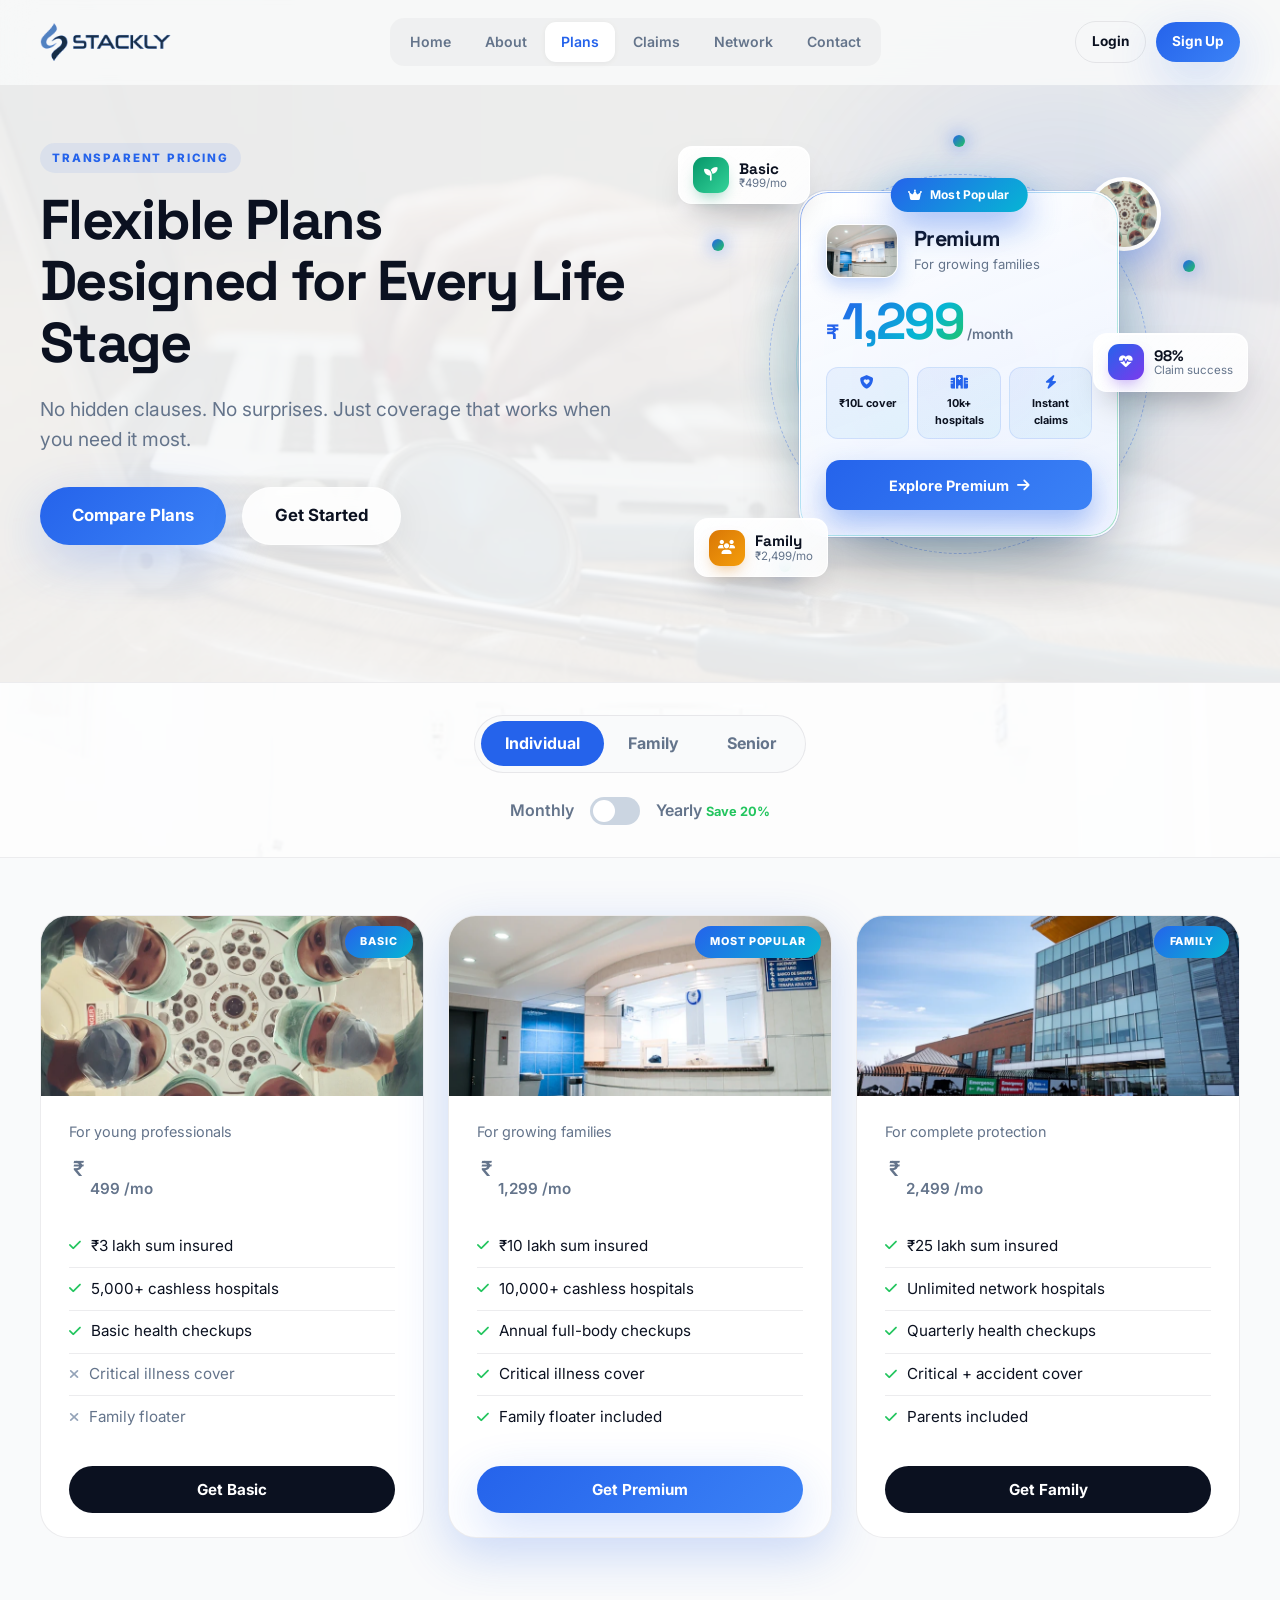
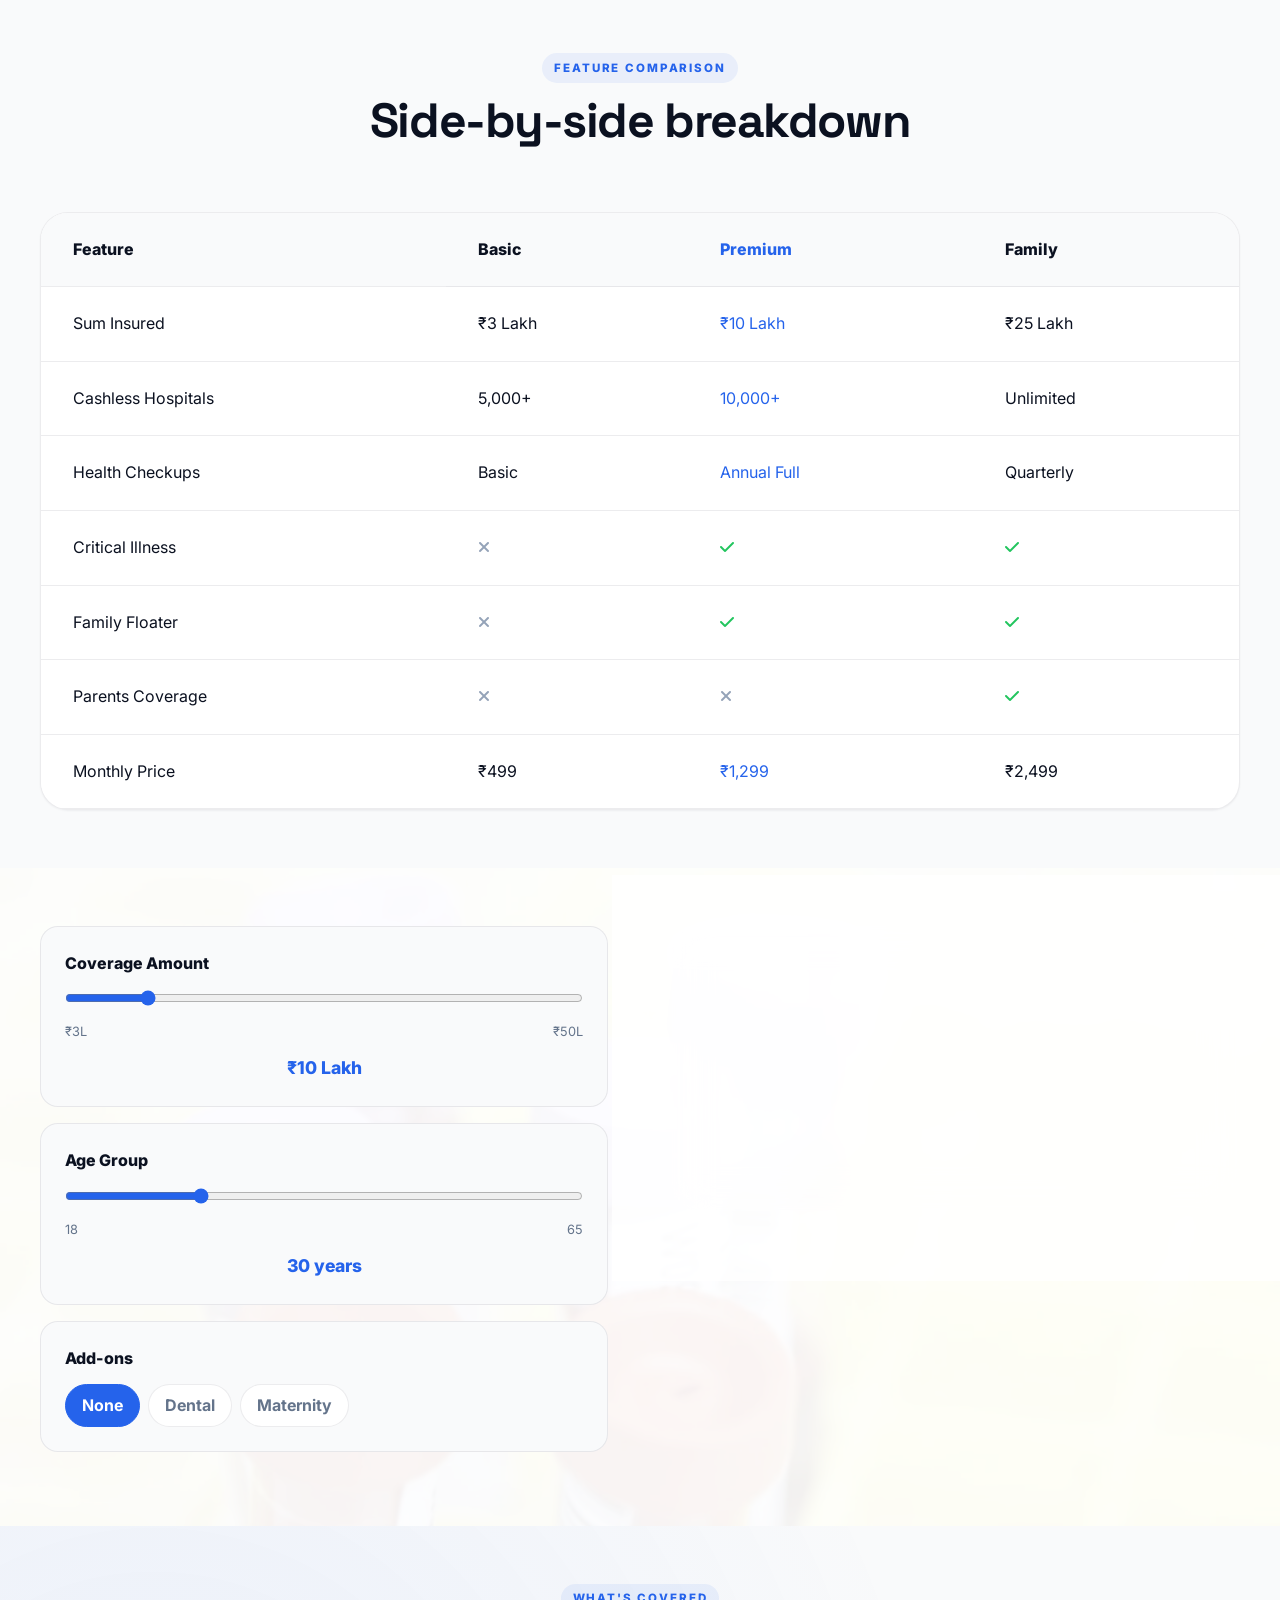
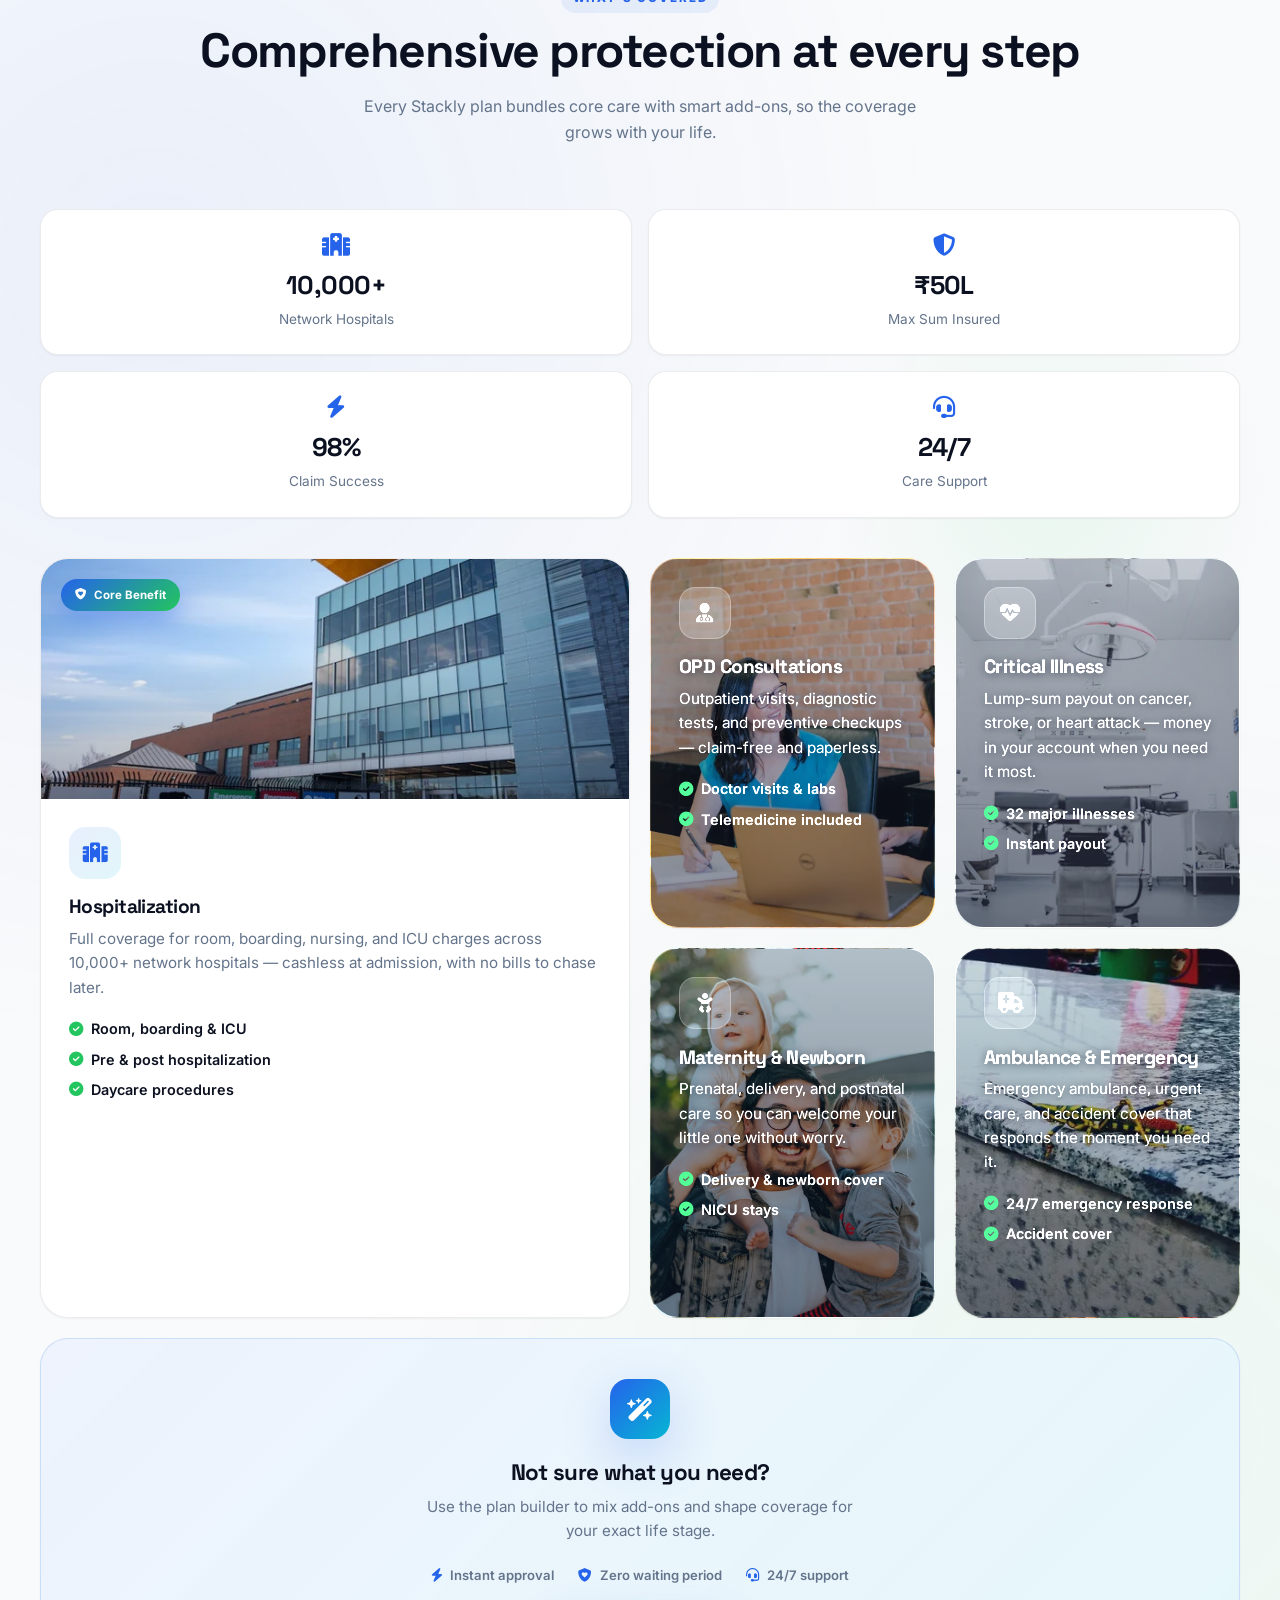
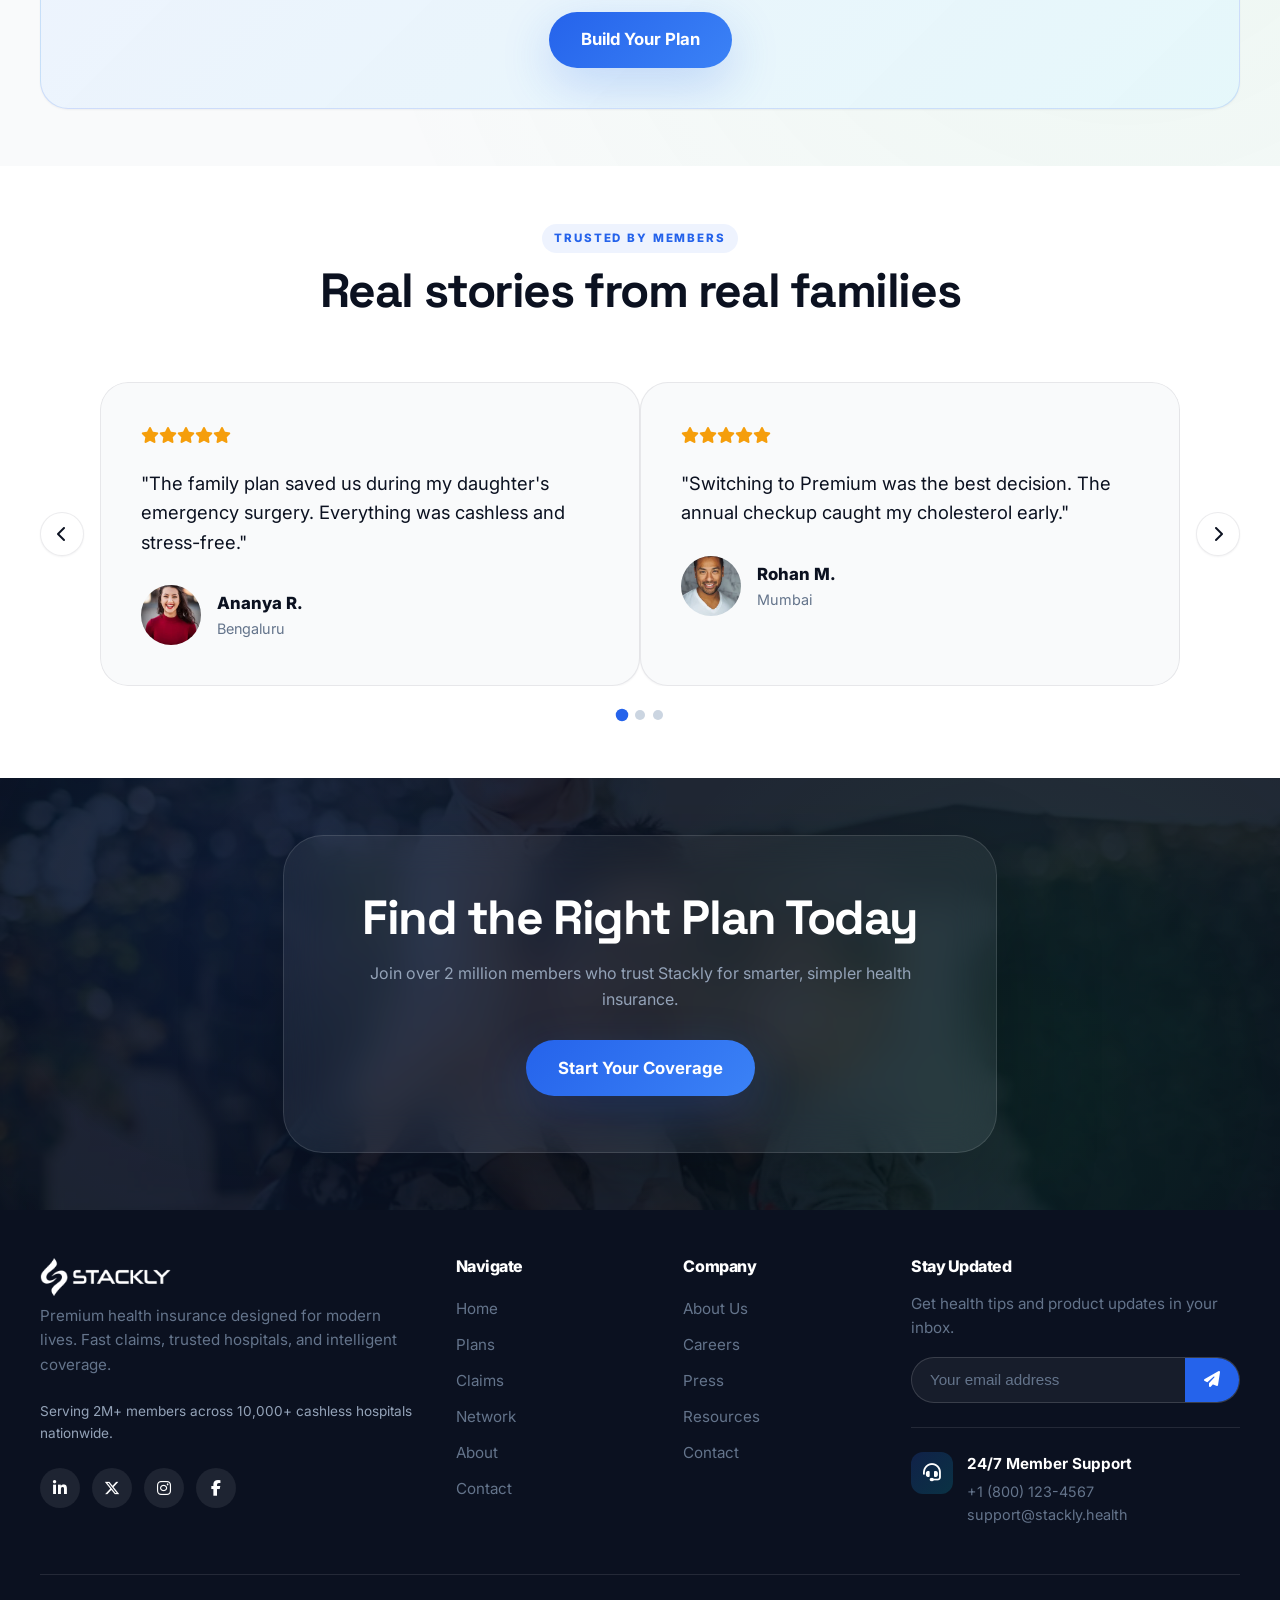
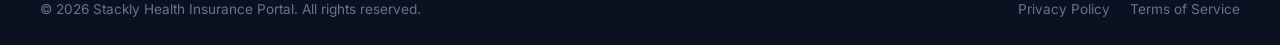
<file: plans.html>
<!DOCTYPE html>
<html lang="en">
<head>
  <meta charset="UTF-8" />
  <meta name="viewport" content="width=device-width, initial-scale=1.0" />
  <meta name="description" content="Stackly Health Insurance Plans - Flexible coverage for every life stage." />
  <title>Plans - Stackly Health Insurance Portal</title>
  <link rel="preconnect" href="https://fonts.googleapis.com" />
  <link rel="preconnect" href="https://fonts.gstatic.com" crossorigin />
  <link href="https://fonts.googleapis.com/css2?family=Inter:wght@400;500;600;700;800&family=Space+Grotesk:wght@500;700&display=swap" rel="stylesheet" />
  <link rel="stylesheet" href="https://cdnjs.cloudflare.com/ajax/libs/font-awesome/6.5.1/css/all.min.css" />
  <link rel="stylesheet" href="styles.css" />
  <noscript><style>.reveal { opacity: 1; transform: none; }</style></noscript>
</head>
<body>
  <svg class="sr-only-svg" aria-hidden="true"><defs><filter id="logoRecolor"><feColorMatrix type="saturate" values="0" result="gray"/><feComponentTransfer result="blue"><feFuncR type="table" tableValues="0.145"/><feFuncG type="table" tableValues="0.388"/><feFuncB type="table" tableValues="0.922"/></feComponentTransfer><feBlend in="gray" in2="blue" mode="multiply" result="tinted"/><feComponentTransfer><feFuncA type="table" tableValues="0 1"/></feComponentTransfer></filter></defs></svg>

  <!-- HEADER -->
  <header class="site-header" id="header">
    <div class="container header-inner">
      <a href="index.html" class="logo" aria-label="Stackly Health home">
        <img class="logo-img" src="assets/images/logo-stackly.webp" alt="Stackly Health" width="1000" height="220" />
      </a>

      <div class="mobile-nav-overlay" id="mobileNavOverlay" aria-hidden="true"></div>

      <nav class="mobile-nav" id="mainNav" aria-label="Primary navigation">
        <div class="mn-header">
          <a href="index.html" class="mn-brand">
            <img class="mn-brand-img" src="assets/images/logo-stackly.webp" alt="Stackly Health" width="1000" height="220" />
          </a>
          <button class="mn-close" id="navClose" aria-label="Close menu"><i class="fa-solid fa-xmark"></i></button>
        </div>
        <div class="mn-body">
          <div class="mn-cta glass">
            <p class="mn-cta-title">Welcome to <strong>Stackly Health</strong></p>
            <p class="mn-cta-sub">Your trusted partner in smart healthcare coverage.</p>
            <div class="mn-cta-btns">
              <a href="login.html" class="btn btn-ghost btn-sm">Login</a>
              <a href="signup.html" class="btn btn-primary btn-sm">Sign Up</a>
            </div>
          </div>
          <div class="mn-section mn-nav-section">
            <span class="mn-section-label">Navigation</span>
            <ul class="mn-nav-list">
              <li><a href="index.html" class="mn-nav-link"><span class="mn-nav-icon"><i class="fa-solid fa-house"></i></span><span class="mn-nav-label">Home</span><i class="fa-solid fa-chevron-right mn-nav-arrow"></i></a></li>
              <li><a href="about.html" class="mn-nav-link"><span class="mn-nav-icon"><i class="fa-solid fa-people-group"></i></span><span class="mn-nav-label">About</span><i class="fa-solid fa-chevron-right mn-nav-arrow"></i></a></li>
              <li><a href="plans.html" class="mn-nav-link active"><span class="mn-nav-icon"><i class="fa-solid fa-gem"></i></span><span class="mn-nav-label">Plans</span><i class="fa-solid fa-chevron-right mn-nav-arrow"></i></a></li>
              <li><a href="claims.html" class="mn-nav-link"><span class="mn-nav-icon"><i class="fa-solid fa-file-lines"></i></span><span class="mn-nav-label">Claims</span><i class="fa-solid fa-chevron-right mn-nav-arrow"></i></a></li>
              <li><a href="network.html" class="mn-nav-link"><span class="mn-nav-icon"><i class="fa-solid fa-hospital"></i></span><span class="mn-nav-label">Network</span><i class="fa-solid fa-chevron-right mn-nav-arrow"></i></a></li>
              <li><a href="contact.html" class="mn-nav-link"><span class="mn-nav-icon"><i class="fa-solid fa-envelope"></i></span><span class="mn-nav-label">Contact</span><i class="fa-solid fa-chevron-right mn-nav-arrow"></i></a></li>
            </ul>
          </div>
          <div class="mn-section">
            <span class="mn-section-label">Quick Actions</span>
            <div class="mn-quick-grid">
              <a href="404.html" class="mn-quick-pill"><i class="fa-solid fa-file-medical"></i> File a Claim</a>
              <a href="404.html" class="mn-quick-pill"><i class="fa-solid fa-magnifying-glass-location"></i> Track Claim</a>
              <a href="404.html" class="mn-quick-pill"><i class="fa-solid fa-stethoscope"></i> Find Hospitals</a>
            </div>
          </div>
          <div class="mn-feature">
            <span class="mn-feature-label"><i class="fa-solid fa-shield-heart"></i> Why Stackly</span>
            <div class="mn-feature-inner">
              <div class="mn-feature-stat"><i class="fa-solid fa-hospital"></i><strong>10,000+</strong><span>Cashless Hospitals</span></div>
              <div class="mn-feature-stat"><i class="fa-solid fa-chart-line"></i><strong>98%</strong><span>Claim Success</span></div>
            </div>
          </div>
          <div class="mn-section">
            <span class="mn-section-label">Support</span>
            <div class="mn-support-list">
              <a href="tel:+18001234567" class="mn-support-item"><span class="mn-support-icon"><i class="fa-solid fa-phone"></i></span><div><strong>Call Us</strong><span>+1 (800) 123-4567</span></div></a>
              <a href="mailto:support@stackly.health" class="mn-support-item"><span class="mn-support-icon"><i class="fa-solid fa-envelope"></i></span><div><strong>Email Support</strong><span>support@stackly.health</span></div></a>
            </div>
          </div>
        </div>
        <div class="mn-footer">
          <div class="mn-social">
            <a href="404.html" aria-label="Facebook"><i class="fa-brands fa-facebook-f"></i></a>
            <a href="404.html" aria-label="Twitter"><i class="fa-brands fa-x-twitter"></i></a>
            <a href="404.html" aria-label="LinkedIn"><i class="fa-brands fa-linkedin-in"></i></a>
            <a href="404.html" aria-label="Instagram"><i class="fa-brands fa-instagram"></i></a>
          </div>
          <p>&copy; 2026 Stackly Health. All rights reserved.</p>
        </div>
        <div class="mn-desktop-actions"><a href="login.html" class="btn btn-ghost btn-sm">Login</a><a href="signup.html" class="btn btn-primary btn-sm">Sign Up</a></div>
      </nav>

      <button class="menu-toggle" id="menuToggle" aria-label="Open menu" aria-expanded="false" aria-controls="mainNav">
        <span></span><span></span><span></span>
      </button>
    </div>
  </header>

  <main>
    <!-- HERO PLANS -->
    <section class="plans-hero" id="plans-hero">
      <div class="hero-glow" aria-hidden="true"></div>
      <div class="hero-bg-image" aria-hidden="true">
        <img src="assets/images/plans-hero-bg.webp" alt="" width="1200" height="675" />
      </div>
      <div class="container hero-grid">
        <div class="hero-content">
          <span class="eyebrow">Transparent Pricing</span>
          <h1>Flexible Plans Designed for Every Life Stage</h1>
          <p class="hero-sub">No hidden clauses. No surprises. Just coverage that works when you need it most.</p>
          <div class="hero-actions">
            <a href="404.html" class="btn btn-primary btn-lg">Compare Plans</a>
            <a href="404.html" class="btn btn-glass btn-lg">Get Started</a>
          </div>
        </div>
        <div class="plans-hero-visual">
          <div class="phv-halo" aria-hidden="true"></div>
          <div class="phv-ring" aria-hidden="true"></div>
          <span class="phv-dot pd-1" aria-hidden="true"></span>
          <span class="phv-dot pd-2" aria-hidden="true"></span>
          <span class="phv-dot pd-3" aria-hidden="true"></span>
          <span class="phv-dot pd-4" aria-hidden="true"></span>
          <span class="phv-orbit-photo" aria-hidden="true"><img src="assets/images/plans-basic.webp" alt="" width="160" height="120" /></span>

          <div class="phv-featured">
            <span class="phv-featured-badge"><i class="fa-solid fa-crown"></i> Most Popular</span>
            <div class="phv-featured-head">
              <div class="phv-featured-thumb"><img src="assets/images/plans-premium.webp" alt="Premium plan" width="160" height="120" /></div>
              <div class="phv-featured-meta">
                <h4>Premium</h4>
                <p>For growing families</p>
              </div>
            </div>
            <div class="phv-featured-price">
              <span class="phv-currency">₹</span><span class="phv-amount" data-count="1299">1,299</span><span class="phv-period">/month</span>
            </div>
            <div class="phv-featured-benefits">
              <span><i class="fa-solid fa-shield-heart"></i> ₹10L cover</span>
              <span><i class="fa-solid fa-hospital"></i> 10k+ hospitals</span>
              <span><i class="fa-solid fa-bolt"></i> Instant claims</span>
            </div>
            <a href="404.html" class="phv-featured-btn">Explore Premium <i class="fa-solid fa-arrow-right"></i></a>
          </div>

          <div class="phv-chip phv-chip-basic">
            <span class="phv-chip-icon"><i class="fa-solid fa-seedling"></i></span>
            <div><strong>Basic</strong><span>₹499/mo</span></div>
          </div>
          <div class="phv-chip phv-chip-family">
            <span class="phv-chip-icon"><i class="fa-solid fa-users"></i></span>
            <div><strong>Family</strong><span>₹2,499/mo</span></div>
          </div>
          <div class="phv-chip phv-chip-success">
            <span class="phv-chip-icon"><i class="fa-solid fa-heart-pulse"></i></span>
            <div><strong>98%</strong><span>Claim success</span></div>
          </div>
        </div>
      </div>
    </section>

    <!-- FILTER TOGGLE -->
    <section class="filter-toggle" id="filter-toggle">
      <div class="filter-bg" aria-hidden="true"><img src="assets/images/plans-table-bg.webp" alt="" width="800" height="600" /></div>
      <div class="container">
        <div class="toggle-group" role="group" aria-label="Plan type filter">
          <button class="toggle-btn active" data-filter="individual">Individual</button>
          <button class="toggle-btn" data-filter="family">Family</button>
          <button class="toggle-btn" data-filter="senior">Senior</button>
        </div>
        <div class="billing-toggle">
          <span>Monthly</span>
          <label class="switch">
            <input type="checkbox" id="billing-switch" />
            <span class="toggle-slider round"></span>
          </label>
          <span>Yearly <span class="discount">Save 20%</span></span>
        </div>
      </div>
    </section>

    <!-- PRICING CARDS -->
    <section class="pricing-cards" id="pricing-cards">
      <div class="container">
        <div class="plans-grid">
          <!-- BASIC -->
          <article class="plan-card reveal" data-plan="basic" style="--stagger:0.1s">
            <div class="plan-badge">Basic</div>
            <div class="plan-card-img"><img src="assets/images/plans-basic.webp" alt="Basic plan for young professionals" width="640" height="480" /></div>
            <div class="plan-card-body">
              <p class="plan-for">For young professionals</p>
              <div class="plan-price"><span class="currency">₹</span><span class="price-val">499</span><span class="period">/mo</span></div>
              <ul class="plan-features">
                <li><i class="fa-solid fa-check"></i> ₹3 lakh sum insured</li>
                <li><i class="fa-solid fa-check"></i> 5,000+ cashless hospitals</li>
                <li><i class="fa-solid fa-check"></i> Basic health checkups</li>
                <li class="missing"><i class="fa-solid fa-xmark"></i> Critical illness cover</li>
                <li class="missing"><i class="fa-solid fa-xmark"></i> Family floater</li>
              </ul>
              <a href="404.html" class="btn btn-secondary btn-block">Get Basic</a>
            </div>
          </article>

          <!-- PREMIUM (FEATURED) -->
          <article class="plan-card plan-featured reveal" data-plan="premium" style="--stagger:0.2s">
            <div class="plan-badge">Most Popular</div>
            <div class="plan-card-img"><img src="assets/images/plans-premium.webp" alt="Premium plan for growing families" width="640" height="480" /></div>
            <div class="plan-card-body">
              <p class="plan-for">For growing families</p>
              <div class="plan-price"><span class="currency">₹</span><span class="price-val">1,299</span><span class="period">/mo</span></div>
              <ul class="plan-features">
                <li><i class="fa-solid fa-check"></i> ₹10 lakh sum insured</li>
                <li><i class="fa-solid fa-check"></i> 10,000+ cashless hospitals</li>
                <li><i class="fa-solid fa-check"></i> Annual full-body checkups</li>
                <li><i class="fa-solid fa-check"></i> Critical illness cover</li>
                <li><i class="fa-solid fa-check"></i> Family floater included</li>
              </ul>
              <a href="404.html" class="btn btn-primary btn-block">Get Premium</a>
            </div>
          </article>

          <!-- FAMILY -->
          <article class="plan-card reveal" data-plan="family" style="--stagger:0.3s">
            <div class="plan-badge">Family</div>
            <div class="plan-card-img"><img src="assets/images/plans-family.webp" alt="Family plan for complete protection" width="640" height="480" /></div>
            <div class="plan-card-body">
              <p class="plan-for">For complete protection</p>
              <div class="plan-price"><span class="currency">₹</span><span class="price-val">2,499</span><span class="period">/mo</span></div>
              <ul class="plan-features">
                <li><i class="fa-solid fa-check"></i> ₹25 lakh sum insured</li>
                <li><i class="fa-solid fa-check"></i> Unlimited network hospitals</li>
                <li><i class="fa-solid fa-check"></i> Quarterly health checkups</li>
                <li><i class="fa-solid fa-check"></i> Critical + accident cover</li>
                <li><i class="fa-solid fa-check"></i> Parents included</li>
              </ul>
              <a href="404.html" class="btn btn-secondary btn-block">Get Family</a>
            </div>
          </article>
        </div>
      </div>
    </section>

    <!-- COMPARISON TABLE -->
    <section class="comparison" id="comparison">
      <div class="container">
        <div class="section-head reveal">
          <span class="eyebrow">Feature Comparison</span>
          <h2>Side-by-side breakdown</h2>
        </div>
        <div class="table-wrap reveal" style="--stagger:0.2s">
          <table class="comparison-table">
            <thead>
              <tr>
                <th class="sticky-col">Feature</th>
                <th>Basic</th>
                <th class="highlight">Premium</th>
                <th>Family</th>
              </tr>
            </thead>
            <tbody>
              <tr>
                <td class="sticky-col">Sum Insured</td>
                <td>₹3 Lakh</td>
                <td class="highlight">₹10 Lakh</td>
                <td>₹25 Lakh</td>
              </tr>
              <tr>
                <td class="sticky-col">Cashless Hospitals</td>
                <td>5,000+</td>
                <td class="highlight">10,000+</td>
                <td>Unlimited</td>
              </tr>
              <tr>
                <td class="sticky-col">Health Checkups</td>
                <td>Basic</td>
                <td class="highlight">Annual Full</td>
                <td>Quarterly</td>
              </tr>
              <tr>
                <td class="sticky-col">Critical Illness</td>
                <td><i class="fa-solid fa-xmark"></i></td>
                <td class="highlight"><i class="fa-solid fa-check"></i></td>
                <td><i class="fa-solid fa-check"></i></td>
              </tr>
              <tr>
                <td class="sticky-col">Family Floater</td>
                <td><i class="fa-solid fa-xmark"></i></td>
                <td class="highlight"><i class="fa-solid fa-check"></i></td>
                <td><i class="fa-solid fa-check"></i></td>
              </tr>
              <tr>
                <td class="sticky-col">Parents Coverage</td>
                <td><i class="fa-solid fa-xmark"></i></td>
                <td class="highlight"><i class="fa-solid fa-xmark"></i></td>
                <td><i class="fa-solid fa-check"></i></td>
              </tr>
              <tr>
                <td class="sticky-col">Monthly Price</td>
                <td>₹499</td>
                <td class="highlight">₹1,299</td>
                <td>₹2,499</td>
              </tr>
            </tbody>
          </table>
        </div>
      </div>
    </section>

    <!-- CUSTOM BUILDER -->
    <section class="builder" id="custom-builder">
      <div class="builder-bg" aria-hidden="true"><img src="assets/images/plans-builder-bg.webp" alt="" width="800" height="600" /></div>
      <div class="container builder-grid">
        <div class="builder-controls reveal">
          <div class="control-card">
            <label for="coverage-slider">Coverage Amount</label>
            <input type="range" id="coverage-slider" min="3" max="50" value="10" step="1" />
            <div class="slider-labels"><span>₹3L</span><span>₹50L</span></div>
            <div class="current-val">₹<span id="coverage-val">10</span> Lakh</div>
          </div>
          <div class="control-card">
            <label for="age-slider">Age Group</label>
            <input type="range" id="age-slider" min="18" max="65" value="30" step="1" />
            <div class="slider-labels"><span>18</span><span>65</span></div>
            <div class="current-val"><span id="age-val">30</span> years</div>
          </div>
          <div class="control-card">
            <label>Add-ons</label>
            <div class="addon-options">
              <button class="addon-btn active" data-addon="none">None</button>
              <button class="addon-btn" data-addon="dental">Dental</button>
              <button class="addon-btn" data-addon="maternity">Maternity</button>
            </div>
          </div>
        </div>
        <div class="builder-summary reveal" style="--stagger:0.2s">
          <div class="summary-card glass">
            <h3>Your Estimated Premium</h3>
            <div class="summary-price">₹<span id="summary-price">1,299</span>/mo</div>
            <p>Based on your selections, we recommend the <strong>Premium</strong> plan.</p>
            <a href="404.html" class="btn btn-primary btn-block">Get Covered Now</a>
          </div>
        </div>
      </div>
    </section>

    <!-- COVERAGE HIGHLIGHTS -->
    <section class="highlights" id="highlights">
      <div class="highlights-glow" aria-hidden="true"></div>
      <div class="container">
        <div class="section-head reveal">
          <span class="eyebrow">What's Covered</span>
          <h2>Comprehensive protection at every step</h2>
          <p>Every Stackly plan bundles core care with smart add-ons, so the coverage grows with your life.</p>
        </div>

        <div class="cov-stats reveal" style="--stagger:0.1s">
          <div class="cov-stat"><i class="fa-solid fa-hospital"></i><strong>10,000+</strong><span>Network Hospitals</span></div>
          <div class="cov-stat"><i class="fa-solid fa-shield-halved"></i><strong>₹50L</strong><span>Max Sum Insured</span></div>
          <div class="cov-stat"><i class="fa-solid fa-bolt"></i><strong>98%</strong><span>Claim Success</span></div>
          <div class="cov-stat"><i class="fa-solid fa-headset"></i><strong>24/7</strong><span>Care Support</span></div>
        </div>

        <div class="cover-grid">
          <article class="cover-card cover-feature reveal" style="--stagger:0.2s">
            <div class="cover-feature-media">
              <img src="assets/images/hospital-1.webp" alt="Hospitalization coverage" width="640" height="480" />
            </div>
            <span class="cover-tag"><i class="fa-solid fa-shield-heart"></i> Core Benefit</span>
            <div class="cover-feature-body">
              <div class="cover-icon"><i class="fa-solid fa-hospital"></i></div>
              <h3>Hospitalization</h3>
              <p>Full coverage for room, boarding, nursing, and ICU charges across 10,000+ network hospitals — cashless at admission, with no bills to chase later.</p>
              <ul class="cover-list">
                <li><i class="fa-solid fa-circle-check"></i> Room, boarding &amp; ICU</li>
                <li><i class="fa-solid fa-circle-check"></i> Pre &amp; post hospitalization</li>
                <li><i class="fa-solid fa-circle-check"></i> Daycare procedures</li>
              </ul>
            </div>
          </article>

          <article class="cover-card cover-bg cover-opd reveal" style="--stagger:0.25s">
            <div class="cover-icon"><i class="fa-solid fa-user-doctor"></i></div>
            <h3>OPD Consultations</h3>
            <p>Outpatient visits, diagnostic tests, and preventive checkups — claim-free and paperless.</p>
            <ul class="cover-list">
              <li><i class="fa-solid fa-circle-check"></i> Doctor visits &amp; labs</li>
              <li><i class="fa-solid fa-circle-check"></i> Telemedicine included</li>
            </ul>
          </article>

          <article class="cover-card cover-bg cover-critical reveal" style="--stagger:0.3s">
            <div class="cover-icon"><i class="fa-solid fa-heart-pulse"></i></div>
            <h3>Critical Illness</h3>
            <p>Lump-sum payout on cancer, stroke, or heart attack — money in your account when you need it most.</p>
            <ul class="cover-list">
              <li><i class="fa-solid fa-circle-check"></i> 32 major illnesses</li>
              <li><i class="fa-solid fa-circle-check"></i> Instant payout</li>
            </ul>
          </article>

          <article class="cover-card cover-bg cover-maternity reveal" style="--stagger:0.35s">
            <div class="cover-icon"><i class="fa-solid fa-baby"></i></div>
            <h3>Maternity &amp; Newborn</h3>
            <p>Prenatal, delivery, and postnatal care so you can welcome your little one without worry.</p>
            <ul class="cover-list">
              <li><i class="fa-solid fa-circle-check"></i> Delivery &amp; newborn cover</li>
              <li><i class="fa-solid fa-circle-check"></i> NICU stays</li>
            </ul>
          </article>

          <article class="cover-card cover-bg cover-emergency reveal" style="--stagger:0.4s">
            <div class="cover-icon"><i class="fa-solid fa-truck-medical"></i></div>
            <h3>Ambulance &amp; Emergency</h3>
            <p>Emergency ambulance, urgent care, and accident cover that responds the moment you need it.</p>
            <ul class="cover-list">
              <li><i class="fa-solid fa-circle-check"></i> 24/7 emergency response</li>
              <li><i class="fa-solid fa-circle-check"></i> Accident cover</li>
            </ul>
          </article>

          <article class="cover-card cover-cta reveal" style="--stagger:0.5s">
            <div class="cover-cta-icon"><i class="fa-solid fa-wand-magic-sparkles"></i></div>
            <div class="cover-cta-text">
              <h3>Not sure what you need?</h3>
              <p>Use the plan builder to mix add-ons and shape coverage for your exact life stage.</p>
            </div>
            <div class="cover-cta-perks">
              <span><i class="fa-solid fa-bolt"></i> Instant approval</span>
              <span><i class="fa-solid fa-shield-heart"></i> Zero waiting period</span>
              <span><i class="fa-solid fa-headset"></i> 24/7 support</span>
            </div>
            <a href="404.html" class="btn btn-primary btn-lg">Build Your Plan</a>
          </article>
        </div>
      </div>
    </section>

    <!-- TESTIMONIALS -->
    <section class="trust" id="trust">
      <div class="container">
        <div class="section-head reveal">
          <span class="eyebrow">Trusted by Members</span>
          <h2>Real stories from real families</h2>
        </div>
        <div class="slider reveal" aria-roledescription="carousel" aria-label="Member testimonials">
          <button class="slider-arrow prev" aria-label="Previous testimonial"><i class="fa-solid fa-chevron-left"></i></button>
          <div class="slider-viewport">
            <div class="slider-track" id="testimonialTrack">
              <article class="testimonial">
                <div class="stars"><i class="fa-solid fa-star"></i><i class="fa-solid fa-star"></i><i class="fa-solid fa-star"></i><i class="fa-solid fa-star"></i><i class="fa-solid fa-star"></i></div>
                <p class="quote">"The family plan saved us during my daughter's emergency surgery. Everything was cashless and stress-free."</p>
                <div class="author"><img src="assets/images/avatar-1.webp" alt="Ananya portrait" width="60" height="60" /><div><strong>Ananya R.</strong><span>Bengaluru</span></div></div>
              </article>
              <article class="testimonial">
                <div class="stars"><i class="fa-solid fa-star"></i><i class="fa-solid fa-star"></i><i class="fa-solid fa-star"></i><i class="fa-solid fa-star"></i><i class="fa-solid fa-star"></i></div>
                <p class="quote">"Switching to Premium was the best decision. The annual checkup caught my cholesterol early."</p>
                <div class="author"><img src="assets/images/avatar-2.webp" alt="Rohan portrait" width="60" height="60" /><div><strong>Rohan M.</strong><span>Mumbai</span></div></div>
              </article>
              <article class="testimonial">
                <div class="stars"><i class="fa-solid fa-star"></i><i class="fa-solid fa-star"></i><i class="fa-solid fa-star"></i><i class="fa-solid fa-star"></i><i class="fa-solid fa-star-half-stroke"></i></div>
                <p class="quote">"The maternity coverage was comprehensive. From prenatal visits to delivery, everything was handled."</p>
                <div class="author"><img src="assets/images/avatar-3.webp" alt="Sneha portrait" width="60" height="60" /><div><strong>Sneha K.</strong><span>Delhi</span></div></div>
              </article>
              <article class="testimonial">
                <div class="stars"><i class="fa-solid fa-star"></i><i class="fa-solid fa-star"></i><i class="fa-solid fa-star"></i><i class="fa-solid fa-star"></i><i class="fa-solid fa-star"></i></div>
                <p class="quote">"As a senior citizen, I was worried about hidden costs. The Family plan gives me complete peace of mind."</p>
                <div class="author"><img src="assets/images/avatar-4.webp" alt="Priya portrait" width="60" height="60" /><div><strong>Priya S.</strong><span>Hyderabad</span></div></div>
              </article>
            </div>
          </div>
          <button class="slider-arrow next" aria-label="Next testimonial"><i class="fa-solid fa-chevron-right"></i></button>
        </div>
        <div class="slider-dots" id="sliderDots"></div>
      </div>
    </section>

    <!-- FINAL CTA -->
    <section class="final-cta" id="final-cta">
      <div class="cta-bg" aria-hidden="true"><img src="assets/images/plans-cta-bg.webp" alt="" width="800" height="450" /></div>
      <div class="container cta-inner reveal">
        <div class="cta-glass">
          <h2>Find the Right Plan Today</h2>
          <p>Join over 2 million members who trust Stackly for smarter, simpler health insurance.</p>
          <a href="404.html" class="btn btn-primary btn-lg">Start Your Coverage</a>
        </div>
      </div>
    </section>
  </main>

  <!-- FOOTER -->
  <footer class="site-footer" id="footer">
    <div class="container">
      <div class="footer-grid">
        <div class="footer-brand">
          <a href="index.html" class="logo">
            <img class="logo-img" src="assets/images/logo-stackly.webp" alt="Stackly Health" width="1000" height="220" />
          </a>
          <p>Premium health insurance designed for modern lives. Fast claims, trusted hospitals, and intelligent coverage.</p>
          <p class="footer-tagline">Serving 2M+ members across 10,000+ cashless hospitals nationwide.</p>
          <div class="socials">
            <a href="404.html" aria-label="LinkedIn"><i class="fa-brands fa-linkedin-in"></i></a>
            <a href="404.html" aria-label="Twitter"><i class="fa-brands fa-x-twitter"></i></a>
            <a href="404.html" aria-label="Instagram"><i class="fa-brands fa-instagram"></i></a>
            <a href="404.html" aria-label="Facebook"><i class="fa-brands fa-facebook-f"></i></a>
          </div>
        </div>
                <div class="footer-links">
          <h4>Navigate</h4>
          <ul>
            <li><a href="index.html">Home</a></li>
            <li><a href="plans.html">Plans</a></li>
            <li><a href="claims.html">Claims</a></li>
            <li><a href="network.html">Network</a></li>
            <li><a href="about.html">About</a></li>
            <li><a href="contact.html">Contact</a></li>
          </ul>
        </div>
                <div class="footer-links">
          <h4>Company</h4>
          <ul>
            <li><a href="404.html">About Us</a></li>
            <li><a href="404.html">Careers</a></li>
            <li><a href="404.html">Press</a></li>
            <li><a href="404.html">Resources</a></li>
            <li><a href="404.html">Contact</a></li>
          </ul>
        </div>
        <div class="footer-newsletter">
          <h4>Stay Updated</h4>
          <p>Get health tips and product updates in your inbox.</p>
                    <form class="newsletter-form" id="newsletterForm" novalidate>
            <input type="email" placeholder="Your email address" required aria-label="Email address" />
            <button type="submit" aria-label="Subscribe"><i class="fa-solid fa-paper-plane"></i></button>
          </form>
          <p class="newsletter-success" id="newsletterSuccess"></p>
          <div class="footer-news-extra">
            <div class="footer-support">
              <span class="fs-icon"><i class="fa-solid fa-headset"></i></span>
              <div>
                <strong>24/7 Member Support</strong>
                <a href="tel:+18001234567">+1 (800) 123-4567</a>
                <a href="mailto:support@stackly.health">support@stackly.health</a>
              </div>
            </div>
          </div>
        </div>
      </div>
      <div class="footer-bottom">
        <p>&copy; 2026 Stackly Health Insurance Portal. All rights reserved.</p>
        <div class="legal-links">
          <a href="404.html">Privacy Policy</a>
          <a href="404.html">Terms of Service</a>
        </div>
      </div>
    </div>
  </footer>

  <script src="script.js"></script>
</body>
</html>
</file>
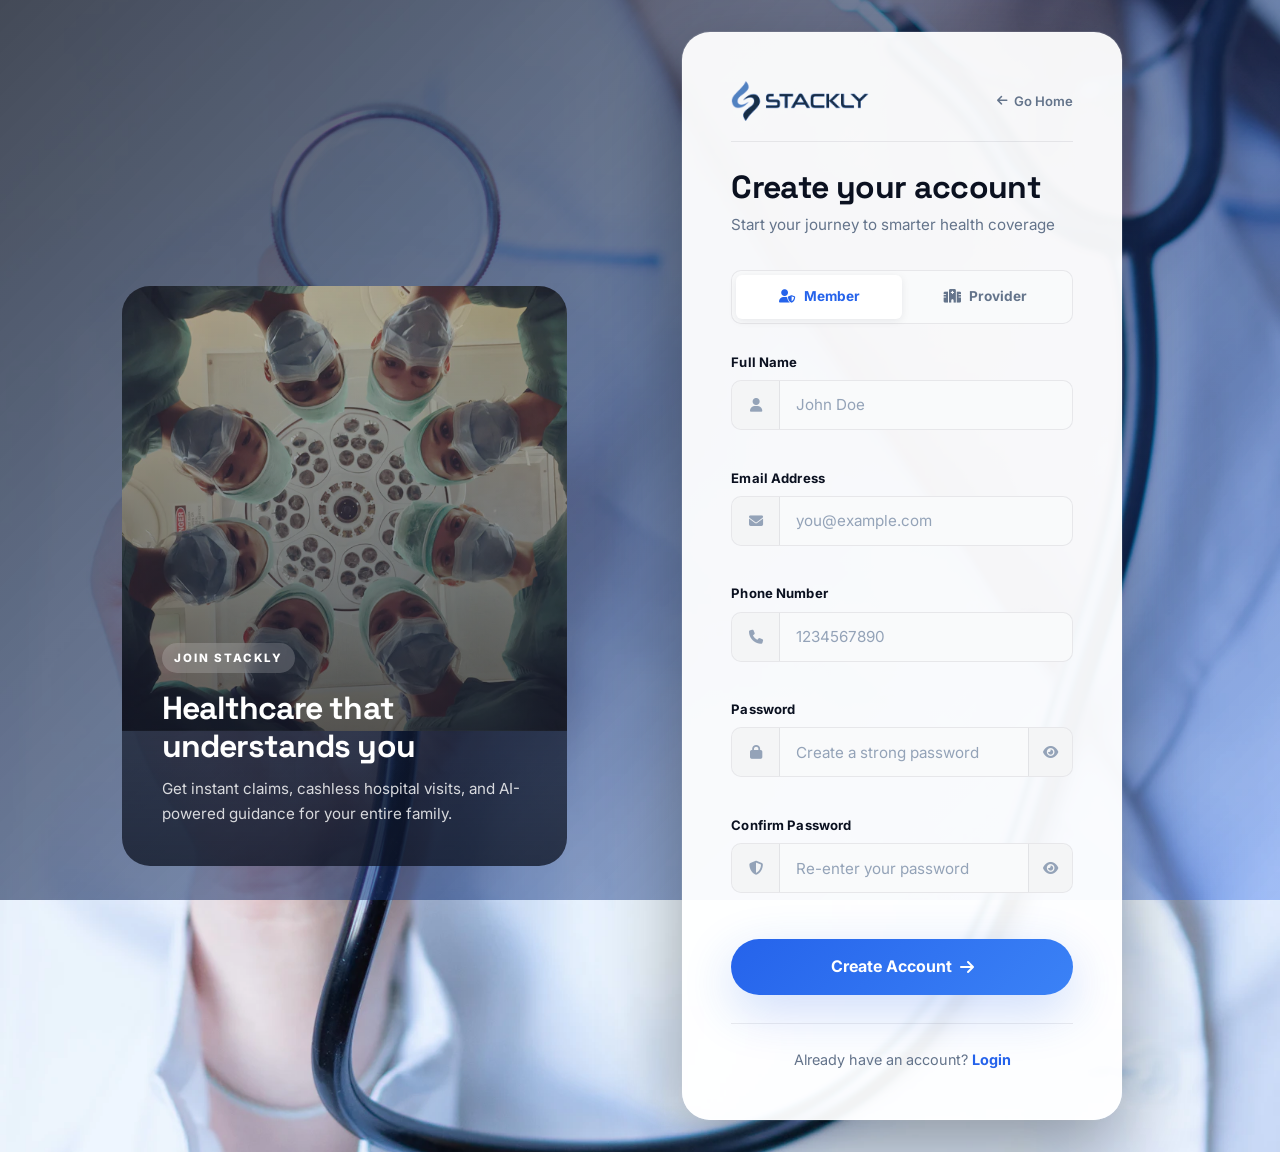
<file: signup.html>
<!DOCTYPE html>
<html lang="en">
<head>
  <meta charset="UTF-8" />
  <meta name="viewport" content="width=device-width, initial-scale=1.0" />
  <meta name="description" content="Create your Stackly Health Insurance account — smart health coverage for your family." />
  <title>Sign Up — Stackly Health</title>
  <link rel="preconnect" href="https://fonts.googleapis.com" />
  <link rel="preconnect" href="https://fonts.gstatic.com" crossorigin />
  <link href="https://fonts.googleapis.com/css2?family=Inter:wght@400;500;600;700;800&family=Space+Grotesk:wght@500;700&display=swap" rel="stylesheet" />
  <link rel="stylesheet" href="https://cdnjs.cloudflare.com/ajax/libs/font-awesome/6.5.1/css/all.min.css" />
  <link rel="stylesheet" href="styles.css" />
</head>
<body class="auth-body">
  <svg class="sr-only-svg" aria-hidden="true"><defs><filter id="logoRecolor"><feColorMatrix type="saturate" values="0" result="gray"/><feComponentTransfer result="blue"><feFuncR type="table" tableValues="0.145"/><feFuncG type="table" tableValues="0.388"/><feFuncB type="table" tableValues="0.922"/></feComponentTransfer><feBlend in="gray" in2="blue" mode="multiply" result="tinted"/><feComponentTransfer><feFuncA type="table" tableValues="0 1"/></feComponentTransfer></filter></defs></svg>

  <!-- AUTH SECTION -->
  <section class="auth-section">
    <div class="auth-container">
      <!-- LEFT: Image -->
      <div class="auth-visual">
        <div class="auth-visual-inner">
          <img src="assets/images/auth-signup.webp" alt="Join Stackly Health Insurance" width="600" height="800" loading="eager" />
          <div class="auth-visual-overlay"></div>
          <div class="auth-visual-content">
            <span class="eyebrow">Join Stackly</span>
            <h2>Healthcare that understands you</h2>
            <p>Get instant claims, cashless hospital visits, and AI-powered guidance for your entire family.</p>
          </div>
        </div>
      </div>

      <!-- RIGHT: Form Card -->
      <div class="auth-form-wrap">
        <div class="auth-card auth-card-signup">
          <!-- Card top: logo + go home -->
          <div class="auth-card-top">
            <a href="index.html" class="logo" aria-label="Stackly Health home">
              <img class="logo-img" src="assets/images/logo-stackly.webp" alt="Stackly Health" width="1000" height="220" />
            </a>
            <a href="index.html" class="auth-home-link">
              <i class="fa-solid fa-arrow-left"></i> Go Home
            </a>
          </div>

          <div class="auth-card-header">
            <h1>Create your account</h1>
            <p>Start your journey to smarter health coverage</p>
          </div>

          <!-- Role Selector -->
          <div class="auth-role-selector">
            <button type="button" class="auth-role-btn active" data-role="member">
              <i class="fa-solid fa-user-shield"></i>
              <span>Member</span>
            </button>
            <button type="button" class="auth-role-btn" data-role="provider">
              <i class="fa-solid fa-hospital"></i>
              <span>Provider</span>
            </button>
            <div class="auth-role-slider"></div>
          </div>

          <form class="auth-form" id="signupForm" novalidate>
            <input type="hidden" name="role" id="signupRole" value="member" />

            <div class="form-group" data-validate="name">
              <label for="signupName">Full Name</label>
              <div class="input-field">
                <span class="input-icon"><i class="fa-solid fa-user"></i></span>
                <input type="text" id="signupName" name="name" placeholder="John Doe" autocomplete="name" required />
              </div>
              <span class="form-error" aria-live="polite"></span>
            </div>

            <div class="form-group" data-validate="signup-email">
              <label for="signupEmail">Email Address</label>
              <div class="input-field">
                <span class="input-icon"><i class="fa-solid fa-envelope"></i></span>
                <input type="email" id="signupEmail" name="email" placeholder="you@example.com" autocomplete="email" required />
              </div>
              <span class="form-error" aria-live="polite"></span>
            </div>

            <div class="form-group" data-validate="phone">
              <label for="signupPhone">Phone Number</label>
              <div class="input-field">
                <span class="input-icon"><i class="fa-solid fa-phone"></i></span>
                <input type="tel" id="signupPhone" name="phone" placeholder="1234567890" autocomplete="tel" maxlength="10" required />
              </div>
              <span class="form-error" aria-live="polite"></span>
            </div>

            <div class="form-group" data-validate="signup-password">
              <label for="signupPassword">Password</label>
              <div class="input-field">
                <span class="input-icon"><i class="fa-solid fa-lock"></i></span>
                <input type="password" id="signupPassword" name="password" placeholder="Create a strong password" autocomplete="new-password" required />
                <button type="button" class="input-action password-toggle" aria-label="Toggle password visibility" data-target="signupPassword">
                  <i class="fa-solid fa-eye"></i>
                </button>
              </div>
              <span class="form-error" aria-live="polite"></span>
              <div class="password-strength" id="passwordStrength">
                <div class="password-strength-bar"><div class="password-strength-fill"></div></div>
                <span class="password-strength-text"></span>
              </div>
            </div>

            <div class="form-group" data-validate="confirm-password">
              <label for="signupConfirm">Confirm Password</label>
              <div class="input-field">
                <span class="input-icon"><i class="fa-solid fa-shield-halved"></i></span>
                <input type="password" id="signupConfirm" name="confirmPassword" placeholder="Re-enter your password" autocomplete="new-password" required />
                <button type="button" class="input-action password-toggle" aria-label="Toggle password visibility" data-target="signupConfirm">
                  <i class="fa-solid fa-eye"></i>
                </button>
              </div>
              <span class="form-error" aria-live="polite"></span>
            </div>

            <button type="submit" class="btn btn-primary btn-block btn-lg auth-submit">
              <span class="auth-submit-text">Create Account</span>
              <i class="fa-solid fa-arrow-right auth-submit-icon"></i>
            </button>
          </form>

          <div class="form-success" id="signupSuccess">
            <i class="fa-solid fa-circle-check"></i>
            <div>
              <strong>Account Created!</strong>
              <p>Welcome to Stackly. Redirecting you now...</p>
            </div>
          </div>

          <div class="auth-card-footer">
            <p>Already have an account? <a href="login.html" class="auth-link-strong">Login</a></p>
          </div>
        </div>
      </div>
    </div>
  </section>

  <script src="script.js"></script>
</body>
</html>
</file>
<file: styles.css>
/* ===== Variables ===== */
:root {
  --primary: #2563EB;
  --primary-light: #3B82F6;
  --primary-dark: #1D4ED8;
  --accent: #22C55E;
  --accent-light: #4ADE80;
  --dark: #0B1120;
  --dark-900: #0F172A;
  --dark-800: #1E293B;
  --bg: #F9FAFB;
  --surface: #FFFFFF;
  --text: #0B1120;
  --text-muted: #64748B;
  --text-light: #94A3B8;
  --border: rgba(15, 23, 42, 0.08);
  --border-light: rgba(255, 255, 255, 0.2);

  --font-heading: 'Space Grotesk', 'Inter', system-ui, sans-serif;
  --font-body: 'Inter', system-ui, -apple-system, BlinkMacSystemFont, sans-serif;

  --radius-sm: 10px;
  --radius: 18px;
  --radius-lg: 28px;
  --radius-xl: 40px;

  --shadow-sm: 0 1px 2px rgba(11, 17, 32, 0.05);
  --shadow: 0 10px 40px rgba(11, 17, 32, 0.08);
  --shadow-lg: 0 24px 70px rgba(11, 17, 32, 0.14);
  --shadow-blue: 0 16px 50px rgba(37, 99, 235, 0.22);
  --shadow-green: 0 12px 40px rgba(34, 197, 94, 0.18);

  --transition: 0.35s cubic-bezier(0.4, 0, 0.2, 1);
  --transition-slow: 0.6s cubic-bezier(0.4, 0, 0.2, 1);
}

/* ===== Reset ===== */
*, *::before, *::after { box-sizing: border-box; margin: 0; padding: 0; }
html { scroll-behavior: smooth; overflow-x: hidden; }
body {
  font-family: var(--font-body);
  color: var(--text);
  background: var(--bg);
  line-height: 1.6;
  overflow-x: hidden;
  -webkit-font-smoothing: antialiased;
}
img, picture, video, svg { display: block; max-width: 100%; height: auto; }
a { color: inherit; text-decoration: none; }
ul, ol { list-style: none; }
button { font: inherit; cursor: pointer; border: none; background: none; }

/* ===== Typography ===== */
h1, h2, h3, h4 {
  font-family: var(--font-heading);
  font-weight: 700;
  line-height: 1.1;
  letter-spacing: -0.03em;
}
h1 { font-size: clamp(2.5rem, 7vw, 5rem); }
h2 { font-size: clamp(1.9rem, 4.5vw, 3rem); }
h3 { font-size: clamp(1.15rem, 2.2vw, 1.4rem); }
p { color: var(--text-muted); max-width: 60ch; }

.gradient-text {
  background: linear-gradient(135deg, var(--primary) 0%, #06B6D4 60%, var(--accent) 100%);
  -webkit-background-clip: text;
  background-clip: text;
  -webkit-text-fill-color: transparent;
}

/* ===== Layout ===== */
.container {
  width: 100%;
  max-width: 1280px;
  margin-inline: auto;
  padding-inline: clamp(1rem, 4vw, 2.5rem);
}
section { padding-block: clamp(2.5rem, 4.5vw, 4rem); position: relative; }
.section-head { text-align: center; margin-bottom: clamp(2.5rem, 5vw, 4rem); }
.section-head h2 { margin: 0.75rem auto 1rem; }
.section-head p { margin-inline: auto; font-size: clamp(1rem, 1.2vw, 1.125rem); }
.eyebrow {
  display: inline-block;
  font-size: 0.72rem;
  font-weight: 800;
  text-transform: uppercase;
  letter-spacing: 0.16em;
  color: var(--primary);
  background: rgba(37, 99, 235, 0.08);
  padding: 0.35rem 0.75rem;
  border-radius: 999px;
}

/* ===== Buttons ===== */
.btn {
  display: inline-flex;
  align-items: center;
  justify-content: center;
  gap: 0.5rem;
  padding: 0.7rem 1.5rem;
  border-radius: 999px;
  font-weight: 700;
  font-size: 0.95rem;
  transition: transform var(--transition), box-shadow var(--transition), background var(--transition), color var(--transition), border-color var(--transition);
}
.btn:hover { transform: translateY(-2px); }
.btn-lg { padding: 0.9rem 2rem; font-size: 1.05rem; }
.btn-block { width: 100%; }
.btn-sm { padding: 0.55rem 1rem; font-size: 0.85rem; }

.btn-primary {
  background: linear-gradient(135deg, var(--primary) 0%, var(--primary-light) 100%);
  color: #fff;
  box-shadow: var(--shadow-blue);
}
.btn-primary:hover { box-shadow: 0 14px 40px rgba(37, 99, 235, 0.35); }

.btn-secondary {
  background: var(--dark);
  color: #fff;
}
.btn-secondary:hover { background: var(--dark-800); }

.btn-ghost {
  border: 1.5px solid var(--border);
  color: var(--text);
  background: transparent;
}
.btn-ghost:hover { border-color: var(--primary); color: var(--primary); }

.btn-glass {
  background: rgba(255, 255, 255, 0.85);
  backdrop-filter: blur(10px);
  color: var(--text);
  border: 1px solid rgba(255, 255, 255, 0.5);
  box-shadow: var(--shadow);
}
.btn-glass:hover { background: #fff; }

/* ===== Visually hidden (SVG helper) ===== */
.sr-only-svg { position: absolute; width: 0; height: 0; }

/* ===== Glass card utility ===== */
.glass {
  background: rgba(255, 255, 255, 0.78);
  backdrop-filter: blur(18px);
  -webkit-backdrop-filter: blur(18px);
  border: 1px solid rgba(255, 255, 255, 0.6);
  box-shadow: var(--shadow);
}

/* ===== Header ===== */
.site-header {
  position: fixed;
  inset: 0 0 auto 0;
  z-index: 1000;
  background: rgba(249, 250, 251, 0.82);
  backdrop-filter: blur(16px);
  -webkit-backdrop-filter: blur(16px);
  border-bottom: 1px solid transparent;
  transition: background var(--transition), box-shadow var(--transition), border-color var(--transition), box-shadow 0.4s ease;
}
.site-header.scrolled {
  background: rgba(255, 255, 255, 0.96);
  box-shadow: 0 4px 30px rgba(11, 17, 32, 0.06);
  border-bottom-color: var(--border);
}
.header-inner {
  display: flex;
  align-items: center;
  justify-content: space-between;
  height: 72px;
  gap: 1.5rem;
}
.logo {
  display: inline-flex;
  align-items: center;
  transition: transform 0.4s cubic-bezier(0.34, 1.56, 0.64, 1);
  flex-shrink: 0;
  position: relative;
}
.logo:hover { transform: scale(1.04); }

.logo-img {
  height: 32px;
  width: auto;
  max-width: 100%;
  object-fit: contain;
  display: block;
  filter: url(#logoRecolor);
  transition: filter 0.4s ease, transform 0.4s ease;
  animation: logoReveal 0.8s cubic-bezier(0.4, 0, 0.2, 1) both;
}
.logo:hover .logo-img {
  transform: translateY(-1px);
}
@keyframes logoReveal {
  from { opacity: 0; transform: translateX(-8px) scale(0.96); }
  to { opacity: 1; transform: translateX(0) scale(1); }
}

@media (min-width: 1024px) {
  .logo-img { height: 38px; }
}
.footer-brand .logo-img {
  height: 32px;
  opacity: 0.95;
  filter: brightness(10);
}
@media (min-width: 1024px) {
  .footer-brand .logo-img { height: 38px; }
}

/* Hamburger Toggle */
.menu-toggle {
  width: 44px;
  height: 44px;
  display: flex;
  flex-direction: column;
  justify-content: center;
  align-items: center;
  gap: 5px;
  z-index: 1002;
  border-radius: 12px;
  transition: background 0.3s ease;
}
.menu-toggle:hover { background: rgba(11, 17, 32, 0.04); }
.menu-toggle span {
  display: block; width: 22px; height: 2px; background: var(--text); border-radius: 2px;
  transition: transform var(--transition), opacity var(--transition);
}
.menu-toggle.active span:nth-child(1) { transform: translateY(7px) rotate(45deg); }
.menu-toggle.active span:nth-child(2) { opacity: 0; }
.menu-toggle.active span:nth-child(3) { transform: translateY(-7px) rotate(-45deg); }
.menu-toggle.active { opacity: 0; pointer-events: none; }

/* ===== Mobile Nav Overlay ===== */
.mobile-nav-overlay {
  position: fixed;
  inset: 0;
  background: rgba(11, 17, 32, 0.5);
  backdrop-filter: blur(4px);
  -webkit-backdrop-filter: blur(4px);
  z-index: 1050;
  opacity: 0;
  visibility: hidden;
  transition: opacity 0.3s ease, visibility 0.3s ease;
}
.mobile-nav-overlay.active {
  opacity: 1;
  visibility: visible;
}

/* ===== Mobile Nav Panel ===== */
.mobile-nav {
  position: fixed;
  top: 0;
  right: 0;
  width: min(100%, 420px);
  height: 100vh;
  height: 100dvh;
  background: rgba(255, 255, 255, 0.97);
  backdrop-filter: blur(24px);
  -webkit-backdrop-filter: blur(24px);
  box-shadow: -20px 0 60px rgba(11, 17, 32, 0.2);
  z-index: 1051;
  display: flex;
  flex-direction: column;
  transform: translateX(100%);
  transition: transform 0.4s cubic-bezier(0.22, 1, 0.36, 1);
  overflow: hidden;
}
.mobile-nav.open { transform: translateX(0); }

/* Nav Header */
.mn-header {
  display: flex;
  align-items: center;
  justify-content: space-between;
  padding: 1.25rem 1.5rem;
  border-bottom: 1px solid var(--border);
  flex-shrink: 0;
  animation: mnSlideIn 0.35s cubic-bezier(0.4, 0, 0.2, 1) both;
}
.mn-brand {
  display: inline-flex;
  align-items: center;
  transition: transform 0.3s ease;
  position: relative;
}
.mn-brand:hover { transform: scale(1.04); }
.mn-brand-img {
  height: 30px;
  width: auto;
  object-fit: contain;
  filter: url(#logoRecolor);
  transition: filter 0.4s ease;
}
.mn-close {
  width: 40px;
  height: 40px;
  display: grid;
  place-items: center;
  border-radius: 12px;
  font-size: 1.15rem;
  color: var(--text-muted);
  transition: background var(--transition), color var(--transition), transform 0.3s ease;
}
.mn-close:hover { background: rgba(11, 17, 32, 0.05); color: var(--text); transform: rotate(90deg); }

/* Nav Body (scrollable) */
.mn-body {
  flex: 1;
  overflow-y: auto;
  overscroll-behavior: contain;
  padding: 1.25rem 1.5rem 1.5rem;
  display: flex;
  flex-direction: column;
  gap: 1.5rem;
  -webkit-overflow-scrolling: touch;
}

/* Staggered entrance animations */
.mobile-nav.open .mn-header { animation: mnSlideIn 0.35s cubic-bezier(0.4, 0, 0.2, 1) both; }
.mobile-nav.open .mn-cta { animation: mnFadeUp 0.4s cubic-bezier(0.4, 0, 0.2, 1) 0.08s both; }
.mobile-nav.open .mn-section:nth-child(2) { animation: mnFadeUp 0.4s cubic-bezier(0.4, 0, 0.2, 1) 0.14s both; }
.mobile-nav.open .mn-section:nth-child(3) { animation: mnFadeUp 0.4s cubic-bezier(0.4, 0, 0.2, 1) 0.2s both; }
.mobile-nav.open .mn-feature { animation: mnFadeUp 0.4s cubic-bezier(0.4, 0, 0.2, 1) 0.26s both; }
.mobile-nav.open .mn-section:nth-child(5) { animation: mnFadeUp 0.4s cubic-bezier(0.4, 0, 0.2, 1) 0.32s both; }
.mobile-nav.open .mn-footer { animation: mnFadeUp 0.4s cubic-bezier(0.4, 0, 0.2, 1) 0.38s both; }

@keyframes mnSlideIn {
  from { opacity: 0; transform: translateX(20px); }
  to { opacity: 1; transform: translateX(0); }
}
@keyframes mnFadeUp {
  from { opacity: 0; transform: translateY(16px); }
  to { opacity: 1; transform: translateY(0); }
}

/* CTA Block */
.mn-cta {
  background: linear-gradient(135deg, rgba(37, 99, 235, 0.06), rgba(6, 182, 212, 0.04));
  border: 1px solid rgba(37, 99, 235, 0.1);
  border-radius: var(--radius);
  padding: 1.25rem;
}
.mn-cta-title {
  font-size: 0.92rem;
  color: var(--text);
  margin-bottom: 0.25rem;
  font-weight: 500;
}
.mn-cta-title strong { font-weight: 800; }
.mn-cta-sub {
  font-size: 0.8rem;
  color: var(--text-muted);
  margin-bottom: 1rem;
  line-height: 1.5;
}
.mn-cta-btns { display: flex; gap: 0.65rem; }
.mn-cta-btns .btn { flex: 1; }

/* Section Label */
.mn-section { display: flex; flex-direction: column; gap: 0.65rem; }
.mn-section-label {
  font-size: 0.68rem;
  font-weight: 800;
  text-transform: uppercase;
  letter-spacing: 0.12em;
  color: var(--text-light);
  padding-left: 0.25rem;
}

/* Nav List */
.mn-nav-list {
  display: flex;
  flex-direction: column;
  gap: 4px;
}
.mn-nav-link {
  display: flex;
  align-items: center;
  gap: 0.85rem;
  padding: 0.75rem 0.85rem;
  border-radius: 14px;
  font-weight: 600;
  font-size: 0.92rem;
  color: var(--text-muted);
  transition: background var(--transition), color var(--transition);
}
.mn-nav-link:hover { background: rgba(37, 99, 235, 0.05); color: var(--text); }
.mn-nav-link.active { background: rgba(37, 99, 235, 0.08); color: var(--primary); }
.mn-nav-icon {
  width: 36px;
  height: 36px;
  display: grid;
  place-items: center;
  border-radius: 10px;
  background: rgba(15, 23, 42, 0.04);
  font-size: 0.82rem;
  color: var(--text-light);
  flex-shrink: 0;
  transition: background var(--transition), color var(--transition), transform 0.3s cubic-bezier(0.34, 1.56, 0.64, 1);
}
.mn-nav-link:hover .mn-nav-icon { background: rgba(37, 99, 235, 0.08); color: var(--primary); transform: scale(1.08); }
.mn-nav-link.active .mn-nav-icon { background: rgba(37, 99, 235, 0.12); color: var(--primary); }
.mn-nav-label { flex: 1; }
.mn-nav-arrow {
  font-size: 0.65rem;
  color: var(--text-light);
  opacity: 0;
  transform: translateX(-4px);
  transition: opacity 0.25s ease, transform 0.25s ease;
}
.mn-nav-link:hover .mn-nav-arrow,
.mn-nav-link.active .mn-nav-arrow {
  opacity: 1;
  transform: translateX(0);
}

/* Quick Actions */
.mn-quick-grid {
  display: grid;
  grid-template-columns: 1fr 1fr;
  gap: 0.5rem;
}
.mn-quick-pill {
  display: flex;
  align-items: center;
  gap: 0.5rem;
  padding: 0.65rem 0.85rem;
  background: var(--surface);
  border: 1px solid var(--border);
  border-radius: 12px;
  font-size: 0.78rem;
  font-weight: 600;
  color: var(--text-muted);
  transition: border-color var(--transition), color var(--transition), box-shadow var(--transition);
}
.mn-quick-pill:hover {
  border-color: var(--primary);
  color: var(--primary);
  box-shadow: 0 2px 8px rgba(37, 99, 235, 0.08);
}
.mn-quick-pill i { font-size: 0.82rem; }
.mn-quick-pill:nth-child(3) { grid-column: span 2; }

/* Feature Block */
.mn-feature {
  position: relative;
  background:
    radial-gradient(circle at 100% 0%, rgba(37, 99, 235, 0.1), transparent 60%),
    radial-gradient(circle at 0% 100%, rgba(6, 182, 212, 0.12), transparent 55%),
    linear-gradient(145deg, rgba(255, 255, 255, 0.9), rgba(244, 247, 253, 0.85));
  backdrop-filter: blur(14px);
  -webkit-backdrop-filter: blur(14px);
  border: 1px solid rgba(37, 99, 235, 0.14);
  border-radius: var(--radius);
  padding: 1.4rem 1.25rem;
  color: var(--text);
  overflow: hidden;
  box-shadow: 0 10px 30px rgba(37, 99, 235, 0.1), inset 0 1px 0 rgba(255, 255, 255, 0.7);
}
.mn-feature::before {
  content: '';
  position: absolute;
  inset: auto -2rem -3.5rem auto;
  width: 8rem;
  height: 8rem;
  border-radius: 50%;
  background: radial-gradient(circle, rgba(34, 197, 94, 0.16), transparent 70%);
  pointer-events: none;
}
.mn-feature::after {
  content: '';
  position: absolute;
  inset: 0 auto auto 0;
  width: 100%;
  height: 3px;
  background: linear-gradient(90deg, var(--primary-light), #06B6D4, var(--accent-light));
  border-radius: var(--radius) var(--radius) 0 0;
  opacity: 0.9;
}
.mn-feature-label {
  display: flex;
  align-items: center;
  justify-content: center;
  gap: 0.45rem;
  line-height: 1;
  font-size: 0.68rem;
  font-weight: 800;
  text-transform: uppercase;
  letter-spacing: 0.14em;
  color: var(--text-light);
  margin-bottom: 1rem;
}
.mn-feature-label i {
  color: var(--primary);
  background: rgba(37, 99, 235, 0.1);
  width: 24px;
  height: 24px;
  display: grid;
  place-items: center;
  border-radius: 8px;
  font-size: 0.75rem;
  line-height: 1;
}
.mn-feature-inner {
  position: relative;
  display: grid;
  grid-template-columns: 1fr 1fr;
  gap: 0.75rem;
}
.mn-feature-stat {
  display: flex;
  align-items: center;
  gap: 0.7rem;
  padding: 0.75rem 0.85rem;
  background: rgba(255, 255, 255, 0.75);
  border: 1px solid var(--border);
  border-radius: 14px;
  text-align: left;
  box-shadow: 0 2px 10px rgba(15, 23, 42, 0.04);
  transition: border-color 0.25s, box-shadow 0.25s, transform 0.25s;
}
.mn-feature-stat:hover {
  border-color: rgba(37, 99, 235, 0.3);
  box-shadow: 0 8px 20px rgba(37, 99, 235, 0.12);
  transform: translateY(-2px);
}
.mn-feature-stat i {
  flex-shrink: 0;
  width: 36px;
  height: 36px;
  display: grid;
  place-items: center;
  font-size: 0.95rem;
  color: #fff;
  border-radius: 11px;
  background: linear-gradient(135deg, var(--primary), #06B6D4);
  box-shadow: 0 4px 12px rgba(37, 99, 235, 0.3);
}
.mn-feature-stat strong {
  display: block;
  font-size: 1.1rem;
  font-weight: 800;
  line-height: 1.15;
  color: var(--text);
}
.mn-feature-stat span {
  display: block;
  font-size: 0.68rem;
  color: var(--text-muted);
}

/* Support */
.mn-support-list {
  display: flex;
  flex-direction: column;
  gap: 0.5rem;
}
.mn-support-item {
  display: flex;
  align-items: center;
  gap: 0.85rem;
  padding: 0.75rem 0.85rem;
  border-radius: 14px;
  transition: background var(--transition);
}
.mn-support-item:hover { background: rgba(15, 23, 42, 0.03); }
.mn-support-icon {
  width: 36px;
  height: 36px;
  display: grid;
  place-items: center;
  border-radius: 10px;
  background: rgba(34, 197, 94, 0.08);
  color: var(--accent);
  font-size: 0.82rem;
  flex-shrink: 0;
}
.mn-support-item div { display: flex; flex-direction: column; }
.mn-support-item strong { font-size: 0.85rem; color: var(--text); font-weight: 600; }
.mn-support-item span { font-size: 0.75rem; color: var(--text-muted); }

/* Desktop Actions (hidden on mobile) */
.mn-desktop-actions {
  display: none;
}

/* Nav Footer */
.mn-footer {
  padding: 1.25rem 1.5rem;
  border-top: 1px solid var(--border);
  display: flex;
  align-items: center;
  justify-content: space-between;
  flex-wrap: wrap;
  gap: 0.75rem;
  flex-shrink: 0;
}
.mn-social {
  display: flex;
  gap: 0.35rem;
}
.mn-social a {
  width: 34px;
  height: 34px;
  display: grid;
  place-items: center;
  border-radius: 10px;
  color: var(--text-light);
  font-size: 0.82rem;
  transition: background var(--transition), color var(--transition);
}
.mn-social a:hover { background: rgba(37, 99, 235, 0.08); color: var(--primary); }
.mn-footer p { font-size: 0.7rem; color: var(--text-light); }

@media (max-width: 640px) {
  .mn-footer {
    flex-direction: column;
    justify-content: center;
    text-align: center;
  }
  .mn-footer p { line-height: 1.5; }
}

/* Desktop: hide mobile nav, show inline nav */
@media (min-width: 1024px) {
  .mobile-nav-overlay { display: none; }
  .mobile-nav {
    position: static;
    width: auto;
    height: auto;
    background: transparent;
    backdrop-filter: none;
    box-shadow: none;
    transform: none;
    transition: none;
    flex-direction: row;
    align-items: center;
    gap: 0;
    overflow: visible;
    flex: 1;
    justify-content: center;
  }
  .mn-header { display: none; }
  .mn-body {
    display: flex;
    flex-direction: row;
    align-items: center;
    gap: 0;
    overflow: visible;
    padding: 0;
    flex: 1;
    justify-content: center;
  }
  .mn-cta, .mn-section:not(.mn-nav-section), .mn-feature { display: none; }
  .mn-footer { display: none; }
  .mn-section-label { display: none; }
  .mn-nav-section { gap: 0; }
  .mn-nav-list {
    display: flex;
    flex-direction: row;
    gap: 2px;
    background: rgba(15, 23, 42, 0.03);
    padding: 4px;
    border-radius: 14px;
  }
  .mn-nav-link {
    padding: 0.55rem 1rem;
    font-size: 0.88rem;
    font-weight: 600;
    border-radius: 11px;
    gap: 0.45rem;
    white-space: nowrap;
    color: var(--text-muted);
    transition: background 0.3s ease, color 0.3s ease, box-shadow 0.3s ease;
  }
  .mn-nav-link:hover {
    background: rgba(255, 255, 255, 0.9);
    color: var(--primary);
    box-shadow: 0 1px 4px rgba(37, 99, 235, 0.08);
  }
  .mn-nav-link.active {
    background: var(--surface);
    color: var(--primary);
    box-shadow: 0 1px 6px rgba(11, 17, 32, 0.06);
  }
  .mn-nav-icon { display: none; }
  .mn-nav-arrow { display: none; }
  .menu-toggle { display: none; }

  /* Desktop nav actions */
  .mn-desktop-actions {
    display: flex;
    align-items: center;
    gap: 0.65rem;
    flex-shrink: 0;
  }
  .mn-desktop-actions .btn {
    position: relative;
    overflow: hidden;
  }
  .mn-desktop-actions .btn-primary::after {
    content: '';
    position: absolute;
    inset: 0;
    background: linear-gradient(135deg, rgba(255,255,255,0.15), transparent);
    opacity: 0;
    transition: opacity 0.3s ease;
  }
  .mn-desktop-actions .btn-primary:hover::after { opacity: 1; }

  /* Header premium glow on scroll */
  .site-header.scrolled::after {
    content: '';
    position: absolute;
    bottom: -20px;
    left: 10%;
    right: 10%;
    height: 20px;
    background: radial-gradient(ellipse at center, rgba(37, 99, 235, 0.06) 0%, transparent 80%);
    pointer-events: none;
  }
}

/* ===== Hero ===== */
.hero {
  position: relative;
  padding-top: 6.5rem;
  background: var(--bg);
  overflow: hidden;
}
.hero::before {
  content: '';
  position: absolute;
  inset: 0;
  z-index: 0;
  background: url('assets/images/plans-hero-bg.webp') center / cover no-repeat;
  opacity: 0.12;
  filter: blur(14px) saturate(1.3);
  pointer-events: none;
}
.hero::after {
  content: '';
  position: absolute;
  inset: 0;
  z-index: 0;
  background: linear-gradient(180deg, rgba(255, 255, 255, 0.55), rgba(255, 255, 255, 0.1));
  pointer-events: none;
}
.hero-glow {
  position: absolute;
  inset: -10% -10% auto auto;
  width: 80vw;
  height: 80vw;
  max-width: 900px;
  max-height: 900px;
  background:
    radial-gradient(circle at 60% 30%, rgba(37, 99, 235, 0.18), transparent 45%),
    radial-gradient(circle at 30% 70%, rgba(6, 182, 212, 0.12), transparent 40%),
    radial-gradient(circle at 80% 80%, rgba(34, 197, 94, 0.08), transparent 35%);
  filter: blur(40px);
  animation: glowPulse 8s ease-in-out infinite;
  pointer-events: none;
}
@keyframes glowPulse {
  0%, 100% { transform: scale(1); opacity: 1; }
  50% { transform: scale(1.08); opacity: 0.85; }
}
.hero-grid {
  display: grid;
  gap: 3rem;
  align-items: center;
  position: relative;
  z-index: 1;
}
.hero-content { max-width: 640px; }
.hero-content h1 { font-size: clamp(2.5rem, 5vw, 3.5rem); margin: 1rem 0 1.25rem; }
.hero-word {
  display: inline-block;
  will-change: transform, opacity;
}
@keyframes heroWordOut {
  from { opacity: 1; transform: translateY(0); }
  to { opacity: 0; transform: translateY(-0.6em); }
}
@keyframes heroWordIn {
  from { opacity: 0; transform: translateY(0.6em); }
  to { opacity: 1; transform: translateY(0); }
}
.hero-word.word-out { animation: heroWordOut 0.4s ease forwards; }
.hero-word.word-in { animation: heroWordIn 0.4s ease forwards; }
.hero-sub { font-size: clamp(1.05rem, 1.5vw, 1.25rem); margin-bottom: 2rem; }
.hero-actions { display: flex; flex-wrap: wrap; gap: 1rem; margin-bottom: 2.5rem; }
.hero-stats { display: flex; flex-wrap: wrap; gap: clamp(1.25rem, 3vw, 2.5rem); }
.stat { display: flex; flex-direction: column; }
.stat strong { font-size: 1.75rem; font-weight: 800; color: var(--text); }
.stat span { font-size: 0.85rem; color: var(--text-muted); }

.hero-visual {
  position: relative;
  display: grid;
  place-items: center;
}
.hero-visual::before {
  content: '';
  position: absolute;
  inset: 4% -10% -4% -10%;
  z-index: 0;
  background: radial-gradient(circle at 50% 35%, rgba(37, 99, 235, 0.14), transparent 70%);
  filter: blur(6px);
  pointer-events: none;
}
.hero-image-wrap {
  position: relative;
  z-index: 1;
  width: 100%;
  height: clamp(280px, 72vw, 440px);
  border-radius: var(--radius-xl);
  overflow: hidden;
  box-shadow: var(--shadow-lg);
  transform: translateY(var(--parallax, 0));
}
.hero-image-wrap::before {
  content: '';
  position: absolute;
  inset: 0;
  z-index: 3;
  background: linear-gradient(180deg, rgba(11, 17, 32, 0.10) 0%, transparent 38%, transparent 68%, rgba(11, 17, 32, 0.20) 100%);
  pointer-events: none;
}
.hero-image-wrap::after {
  content: '';
  position: absolute;
  top: 0;
  bottom: 0;
  left: -100%;
  width: 100%;
  z-index: 4;
  background: linear-gradient(105deg, transparent 40%, rgba(255, 255, 255, 0.32) 50%, transparent 60%);
  transform: translateX(0) skewX(-15deg);
  animation: heroShine 6.5s ease-in-out infinite;
  pointer-events: none;
}
.hero-image-wrap img {
  width: 100%; height: 100%;
  object-fit: cover;
  object-position: center 25%;
  animation:
    heroEntrance 1.4s cubic-bezier(0.22, 1, 0.36, 1) both,
    heroZoom 14s ease-in-out 1.4s infinite alternate;
}
@keyframes heroEntrance {
  from { opacity: 0; transform: scale(1.18); }
  to { opacity: 1; transform: scale(1.05); }
}
@keyframes heroZoom {
  from { transform: scale(1.05) translate(0, 0); }
  to { transform: scale(1.16) translate(-1.5%, -1.5%); }
}
@keyframes heroShine {
  0% { transform: translateX(0) skewX(-15deg); }
  60%, 100% { transform: translateX(320%) skewX(-15deg); }
}

.floating-card {
  position: absolute;
  z-index: 2;
  display: flex;
  align-items: center;
  gap: 0.6rem;
  max-width: 195px;
  background: linear-gradient(140deg, rgba(255, 255, 255, 0.95), rgba(255, 255, 255, 0.8));
  backdrop-filter: blur(14px) saturate(150%);
  -webkit-backdrop-filter: blur(14px) saturate(150%);
  border: 1px solid rgba(255, 255, 255, 0.65);
  border-radius: 14px;
  padding: 0.55rem 0.8rem;
  box-shadow: 0 16px 30px -16px rgba(11, 17, 32, 0.4), inset 0 1px 0 rgba(255, 255, 255, 0.9);
  animation: float 5s ease-in-out infinite;
}
.floating-icon {
  width: 32px; height: 32px;
  border-radius: 9px;
  display: grid; place-items: center;
  background: linear-gradient(135deg, var(--primary), #06B6D4);
  color: #fff;
  font-size: 0.72rem;
  box-shadow: 0 8px 16px -8px rgba(37, 99, 235, 0.55);
  flex: 0 0 auto;
}
.floating-card > div:last-child {
  display: flex;
  flex-direction: column;
  line-height: 1.15;
  min-width: 0;
}
.floating-card span {
  display: block;
  font-size: 0.62rem;
  font-weight: 600;
  letter-spacing: 0.05em;
  text-transform: uppercase;
  color: var(--text-muted);
  white-space: nowrap;
}
.floating-card strong {
  display: block;
  font-size: 0.9rem;
  font-weight: 700;
  color: var(--text);
  white-space: nowrap;
}
.card-1 { top: 6%; left: 0.5rem; animation-delay: 0s; }
.card-2 { bottom: 7%; right: 0.5rem; animation-delay: 1.5s; }
@keyframes float {
  0%, 100% { transform: translateY(0); }
  50% { transform: translateY(-12px); }
}

/* ===== Partners ===== */
.partners { padding-block: 1.5rem; background: var(--surface); border-bottom: 1px solid var(--border); overflow: hidden; }
.partners .partners-label {
  display: flex;
  align-items: center;
  justify-content: center;
  gap: 1rem;
}
.partners .partners-label::before,
.partners .partners-label::after {
  content: '';
  flex: 0 0 48px;
  height: 1px;
  background: linear-gradient(90deg, transparent, rgba(37,99,235,0.4));
}
.partners .partners-label::after {
  background: linear-gradient(90deg, rgba(37,99,235,0.4), transparent);
}
.about-partners {
  padding-block: 2.5rem;
  background: var(--bg);
  border-bottom: 1px solid var(--border);
  overflow: hidden;
}
.about-partners .partners-label {
  display: flex;
  align-items: center;
  justify-content: center;
  gap: 1rem;
  margin-bottom: 1.75rem;
}
.about-partners .partners-label::before,
.about-partners .partners-label::after {
  content: '';
  flex: 0 0 48px;
  height: 1px;
  background: linear-gradient(90deg, transparent, rgba(37,99,235,0.4));
}
.about-partners .partners-label::after {
  background: linear-gradient(90deg, rgba(37,99,235,0.4), transparent);
}
.about-partners .partners-track { animation-duration: 22s; }
.partners-label {
  text-align: center;
  font-size: 0.75rem;
  font-weight: 800;
  text-transform: uppercase;
  letter-spacing: 0.14em;
  color: var(--text-muted);
  margin-bottom: 1.5rem;
}
.partners-marquee {
  overflow: hidden;
  -webkit-mask-image: linear-gradient(90deg, transparent, #000 12%, #000 88%, transparent);
  mask-image: linear-gradient(90deg, transparent, #000 12%, #000 88%, transparent);
}
.partners-track {
  display: flex;
  width: max-content;
  animation: partnersMarquee 30s linear infinite;
}
.partners-group { display: flex; }
.partners-group .partner-logo { margin-right: 1.25rem; }
.partners-track:hover { animation-play-state: paused; }
@keyframes partnersMarquee {
  from { transform: translateX(0); }
  to { transform: translateX(-50%); }
}
.partner-logo {
  display: inline-flex;
  align-items: center;
  gap: 0.6rem;
  padding: 0.65rem 1rem;
  background: var(--bg);
  border: 1px solid var(--border);
  border-radius: 999px;
  font-weight: 700;
  font-size: 0.9rem;
  color: var(--text-muted);
  transition: transform var(--transition), box-shadow var(--transition), border-color var(--transition);
}
.partner-logo:hover { transform: translateY(-3px); box-shadow: var(--shadow); border-color: rgba(37,99,235,0.2); color: var(--primary); }
.partner-mark {
  width: 28px; height: 28px;
  display: grid; place-items: center;
  background: var(--dark);
  color: #fff;
  border-radius: 50%;
  font-size: 0.75rem;
}

/* ===== Why Stackly (Bento) ===== */
.why { background: linear-gradient(180deg, var(--bg) 0%, #fff 100%); }
.bento-grid {
  display: grid;
  gap: 1.25rem;
}
.bento-card {
  position: relative;
  background: var(--surface);
  border: 1px solid var(--border);
  border-radius: var(--radius-lg);
  overflow: hidden;
  box-shadow: var(--shadow-sm);
  transition: transform var(--transition), box-shadow var(--transition);
}
.bento-card:hover { transform: translateY(-6px); box-shadow: var(--shadow-lg); }
.bento-media { height: 200px; overflow: hidden; }
.bento-media img { width: 100%; height: 100%; object-fit: cover; transition: transform var(--transition-slow); }
.bento-card:hover .bento-media img { transform: scale(1.05); }
.bento-body { padding: 1.5rem; }
.bento-icon {
  width: 46px; height: 46px;
  display: grid; place-items: center;
  background: linear-gradient(135deg, rgba(37,99,235,0.1), rgba(6,182,212,0.1));
  color: var(--primary);
  border-radius: 14px;
  font-size: 1.1rem;
  margin-bottom: 1rem;
}
.bento-body h3 { margin-bottom: 0.5rem; }
.bento-body p { font-size: 0.95rem; }

/* ===== Plans ===== */
.plans { background: var(--bg); }
.plans-grid { display: grid; gap: 1.5rem; align-items: start; }
.plan-card {
  position: relative;
  background: var(--surface);
  border: 1px solid var(--border);
  border-radius: var(--radius-lg);
  padding: 2rem 1.75rem;
  transition: transform var(--transition), box-shadow var(--transition);
}
.plan-card:hover { transform: translateY(-6px); box-shadow: var(--shadow-lg); }
.plan-featured {
  background:
    linear-gradient(var(--surface), var(--surface)) padding-box,
    linear-gradient(135deg, var(--primary), #06B6D4) border-box;
  border: 2px solid transparent;
  box-shadow: var(--shadow-blue);
  transform: scale(1.02);
}
.plan-featured:hover { transform: scale(1.02) translateY(-6px); box-shadow: 0 24px 70px rgba(37, 99, 235, 0.28); }
.plan-badge {
  position: absolute;
  top: -13px;
  right: 1.5rem;
  background: linear-gradient(135deg, var(--primary), #06B6D4);
  color: #fff;
  font-size: 0.68rem;
  font-weight: 800;
  text-transform: uppercase;
  letter-spacing: 0.08em;
  padding: 0.45rem 0.95rem;
  border-radius: 999px;
}
.plan-for { font-size: 0.9rem; color: var(--text-muted); margin-bottom: 1rem; }
.plan-price {
  font-size: 2.6rem;
  font-weight: 800;
  color: var(--text);
  margin-bottom: 1.5rem;
  line-height: 1;
}
.plan-price .currency { font-size: 1.3rem; vertical-align: top; margin-right: 0.15rem; }
.plan-price span { font-size: 0.95rem; font-weight: 600; color: var(--text-muted); margin-left: 0.25rem; }
.plan-features { margin-bottom: 1.75rem; }
.plan-features li {
  display: flex;
  align-items: center;
  gap: 0.65rem;
  padding: 0.55rem 0;
  font-size: 0.95rem;
  color: var(--text);
  border-bottom: 1px solid var(--border);
}
.plan-features li:last-child { border-bottom: none; }
.plan-features li i { font-size: 0.85rem; color: var(--accent); }
.plan-features li.missing { color: var(--text-muted); }
.plan-features li.missing i { color: var(--text-light); }

/* ===== Hospitals ===== */
.hospitals { background: var(--surface); }
.hospital-grid { display: grid; gap: 1.25rem; }
.hospital-card {
  position: relative;
  border-radius: var(--radius-lg);
  overflow: hidden;
  aspect-ratio: 4 / 3;
  box-shadow: var(--shadow-sm);
  transition: transform var(--transition), box-shadow var(--transition);
}
.hospital-card:hover { transform: translateY(-6px); box-shadow: var(--shadow-lg); }
.hospital-image { position: absolute; inset: 0; }
.hospital-image img { width: 100%; height: 100%; object-fit: cover; transition: transform var(--transition-slow); }
.hospital-card:hover .hospital-image img { transform: scale(1.08); }
.hospital-overlay {
  position: absolute;
  inset: 0;
  display: flex;
  flex-direction: column;
  justify-content: flex-end;
  padding: 1.5rem;
  background: linear-gradient(180deg, transparent 30%, rgba(11,17,32,0.85) 100%);
  color: #fff;
  opacity: 0.95;
  transition: opacity var(--transition);
}
.hospital-overlay h3 { color: #fff; margin-bottom: 0.25rem; }
.hospital-overlay p { color: rgba(255,255,255,0.8); font-size: 0.9rem; margin-bottom: 1rem; }
.hospital-overlay .btn { align-self: flex-start; }

/* ===== How It Works ===== */
.how-it-works { background: var(--bg); }
.steps { position: relative; display: grid; gap: 2rem; }
.step-line {
  position: absolute;
  top: 28px;
  left: 28px;
  width: 3px;
  height: calc(100% - 56px);
  background: var(--border);
  border-radius: 2px;
  z-index: 0;
}
.step-line span { display: block; width: 100%; height: 0; background: linear-gradient(180deg, var(--primary), #06B6D4); border-radius: 2px; transition: height 1.2s cubic-bezier(0.4,0,0.2,1); }
.step-line.active span { height: 100%; }
.step-card {
  position: relative;
  padding-left: 5rem;
  z-index: 1;
}
.step-number {
  position: absolute;
  left: 0;
  top: 0;
  width: 58px;
  height: 58px;
  display: grid;
  place-items: center;
  background: var(--surface);
  border: 2px solid var(--border);
  border-radius: 50%;
  font-weight: 800;
  color: var(--text-muted);
  font-size: 1.1rem;
  transition: background var(--transition), border-color var(--transition), color var(--transition);
}
.step-card.reveal.active .step-number {
  background: linear-gradient(135deg, var(--primary), #06B6D4);
  border-color: transparent;
  color: #fff;
  box-shadow: var(--shadow-blue);
}
.step-card h3 { margin-bottom: 0.5rem; }
.step-card p { font-size: 0.95rem; }

/* ===== AI Section ===== */
.ai { background: var(--dark); color: #fff; overflow: hidden; }
.ai-grid { display: grid; gap: 3rem; align-items: center; }
.ai-content h2 { color: #fff; margin: 0.75rem 0 1rem; }
.ai-content p { color: var(--text-light); margin-bottom: 1.75rem; }
.ai-chips { display: flex; flex-wrap: wrap; gap: 0.75rem; margin-bottom: 2rem; }
.chip {
  display: inline-flex;
  align-items: center;
  gap: 0.5rem;
  padding: 0.6rem 1rem;
  background: rgba(255,255,255,0.08);
  border: 1px solid rgba(255,255,255,0.12);
  border-radius: 999px;
  font-size: 0.9rem;
  color: #fff;
}
.chip i { color: var(--accent-light); }
.ai-visual { position: relative; }
.glass-frame {
  border-radius: var(--radius-lg);
  overflow: hidden;
  border: 1px solid rgba(255,255,255,0.15);
  box-shadow: 0 40px 100px rgba(0,0,0,0.35);
}
.glass-frame img { width: 100%; height: auto; }

/* ===== Mobile App ===== */
.mobile-app { background: linear-gradient(180deg, #fff 0%, var(--bg) 100%); }
.mobile-grid { display: grid; gap: 3rem; align-items: center; }
.mobile-visual { display: grid; place-items: center; }
.phone-mockup {
  position: relative;
  width: min(280px, 80vw);
  aspect-ratio: 9 / 19;
  background: var(--dark);
  border-radius: 42px;
  padding: 12px;
  box-shadow: var(--shadow-lg), 0 30px 80px rgba(37,99,235,0.15);
}
.phone-notch {
  position: absolute;
  top: 14px;
  left: 50%;
  transform: translateX(-50%);
  width: 38%;
  height: 22px;
  background: var(--dark);
  border-radius: 0 0 14px 14px;
  z-index: 2;
}
.phone-screen {
  width: 100%;
  height: 100%;
  border-radius: 32px;
  overflow: hidden;
  background: var(--surface);
}
.phone-screen img { width: 100%; height: 100%; object-fit: cover; }
.mobile-content h2 { margin: 0.75rem 0 1rem; }
.mobile-content > p { margin-bottom: 2rem; }
.mobile-features { display: grid; gap: 1rem; margin-bottom: 2rem; }
.mobile-feature {
  display: flex;
  gap: 1rem;
  align-items: flex-start;
  background: var(--surface);
  padding: 1.25rem;
  border-radius: var(--radius);
  border: 1px solid var(--border);
  box-shadow: var(--shadow-sm);
  transition: transform var(--transition), box-shadow var(--transition);
}
.mobile-feature:hover { transform: translateY(-4px); box-shadow: var(--shadow); }
.mobile-icon {
  flex-shrink: 0;
  width: 44px; height: 44px;
  display: grid; place-items: center;
  background: linear-gradient(135deg, var(--primary), #06B6D4);
  color: #fff;
  border-radius: 12px;
  font-size: 1.1rem;
}
.mobile-feature h3 { font-family: var(--font-body); font-weight: 800; font-size: 1rem; margin-bottom: 0.25rem; }
.mobile-feature p { font-size: 0.9rem; }
.store-badges { display: flex; flex-wrap: wrap; gap: 0.75rem; }
.store-badges a {
  display: inline-flex;
  align-items: center;
  gap: 0.5rem;
  padding: 0.8rem 1.2rem;
  background: var(--dark);
  color: #fff;
  border-radius: 12px;
  font-weight: 700;
  font-size: 0.9rem;
  transition: transform var(--transition), background var(--transition);
}
.store-badges a:hover { transform: translateY(-2px); background: var(--dark-800); }

/* ===== Testimonials ===== */
.testimonials { background: var(--bg); }
.slider { position: relative; display: flex; align-items: center; gap: 1rem; }
.slider-viewport { flex: 1; overflow: hidden; border-radius: var(--radius-lg); }
.slider-track { display: flex; transition: transform var(--transition-slow); }
.testimonial {
  flex: 0 0 100%;
  padding: 2.5rem;
  background: var(--surface);
  border: 1px solid var(--border);
  border-radius: var(--radius-lg);
  box-shadow: var(--shadow-sm);
  transition: transform var(--transition), box-shadow var(--transition), border-color var(--transition);
}
.testimonial:hover { transform: translateY(-4px); box-shadow: var(--shadow); border-color: rgba(37, 99, 235, 0.22); }
.stars { color: #F59E0B; font-size: 1rem; margin-bottom: 1.25rem; }
.quote { font-size: 1.15rem; color: var(--text); margin-bottom: 1.75rem; line-height: 1.6; }
.author { display: flex; align-items: center; gap: 1rem; }
.author img { width: 60px; height: 60px; border-radius: 50%; object-fit: cover; }
.author strong { display: block; font-weight: 800; color: var(--text); font-size: 1.05rem; }
.author span { display: block; font-size: 0.9rem; color: var(--text-muted); }
.slider-arrow {
  width: 44px; height: 44px;
  flex-shrink: 0;
  display: grid; place-items: center;
  background: var(--surface);
  border: 1px solid var(--border);
  border-radius: 50%;
  color: var(--text);
  box-shadow: var(--shadow-sm);
  transition: background var(--transition), color var(--transition), transform var(--transition);
}
.slider-arrow:hover { background: var(--primary); color: #fff; transform: scale(1.05); }
.slider-dots { display: flex; justify-content: center; gap: 0.5rem; margin-top: 1.5rem; }
.slider-dots button {
  width: 10px; height: 10px;
  border-radius: 50%;
  background: #CBD5E1;
  transition: background var(--transition), transform var(--transition);
}
.slider-dots button.active { background: var(--primary); transform: scale(1.25); }

/* ===== FAQ ===== */
.faq { background: var(--surface); }
.faq-grid { display: grid; gap: 2.5rem; }
.faq-head h2 { margin: 0.75rem 0 1rem; }
.faq-list { display: grid; gap: 1rem; }
.faq-item {
  background: var(--bg);
  border: 1px solid var(--border);
  border-radius: var(--radius);
  overflow: hidden;
  transition: box-shadow var(--transition);
}
.faq-item.active { box-shadow: var(--shadow); }
.faq-question {
  width: 100%;
  display: flex;
  align-items: center;
  justify-content: space-between;
  gap: 1rem;
  padding: 1.25rem 1.5rem;
  font-weight: 700;
  color: var(--text);
  text-align: left;
}
.faq-question i {
  width: 28px; height: 28px;
  display: grid; place-items: center;
  background: rgba(37,99,235,0.1);
  color: var(--primary);
  border-radius: 50%;
  font-size: 0.75rem;
  transition: transform var(--transition), background var(--transition), color var(--transition);
  flex-shrink: 0;
}
.faq-item.active .faq-question i { transform: rotate(45deg); background: var(--primary); color: #fff; }
.faq-answer { max-height: 0; overflow: hidden; transition: max-height var(--transition-slow); }
.faq-answer p { padding: 0 1.5rem 1.25rem; font-size: 0.95rem; }

/* ===== CTA Banner ===== */
.cta-banner {
  padding-block: clamp(2.5rem, 4.5vw, 4rem);
  background:
    radial-gradient(circle at 20% 30%, rgba(37,99,235,0.12), transparent 40%),
    radial-gradient(circle at 80% 70%, rgba(34,197,94,0.1), transparent 40%),
    var(--dark);
}
.cta-inner { text-align: center; }
.cta-glass {
  display: inline-block;
  max-width: 760px;
  padding: clamp(2rem, 5vw, 3.5rem);
  background: rgba(255,255,255,0.06);
  backdrop-filter: blur(20px);
  border: 1px solid rgba(255,255,255,0.12);
  border-radius: var(--radius-xl);
  box-shadow: 0 40px 100px rgba(0,0,0,0.25);
}
.cta-glass h2 { color: #fff; margin-bottom: 1rem; }
.cta-glass p { color: var(--text-light); margin-inline: auto; margin-bottom: 1.75rem; }

/* ===== Footer ===== */
.site-footer { background: var(--dark); color: var(--text-light); padding-block: 3rem 1.5rem; }
.footer-grid { display: grid; gap: 2.5rem; margin-bottom: 3rem; }
.footer-brand p { color: var(--text-muted); margin-bottom: 1.5rem; font-size: 0.95rem; }
.footer-brand .footer-tagline { margin-bottom: 1.5rem; font-size: 0.85rem; color: var(--text-light); }
.socials { display: flex; gap: 0.75rem; }
.socials a {
  width: 40px; height: 40px;
  display: grid; place-items: center;
  background: rgba(255,255,255,0.08);
  color: #fff;
  border-radius: 50%;
  transition: background var(--transition), transform var(--transition), color var(--transition);
}
.socials a:hover { background: var(--primary); color: #fff; transform: translateY(-3px); }
.footer-links h4 { font-family: var(--font-body); font-weight: 800; color: #fff; margin-bottom: 1.25rem; font-size: 1rem; }
.footer-links li { margin-bottom: 0.65rem; }
.footer-links a { font-size: 0.95rem; color: var(--text-muted); transition: color var(--transition); }
.footer-links a:hover { color: var(--primary-light); }
.footer-newsletter h4 { font-family: var(--font-body); font-weight: 800; color: #fff; margin-bottom: 1rem; font-size: 1rem; }
.footer-newsletter p { color: var(--text-muted); font-size: 0.95rem; margin-bottom: 1rem; }
.newsletter-form {
  display: flex;
  border: 1px solid rgba(255,255,255,0.15);
  border-radius: 999px;
  overflow: hidden;
  background: rgba(255,255,255,0.05);
}
.newsletter-form input {
  flex: 1;
  padding: 0.85rem 1.1rem;
  background: transparent;
  border: none;
  color: #fff;
  font-size: 0.95rem;
  outline: none;
}
.newsletter-form input::placeholder { color: var(--text-muted); }
.newsletter-form button {
  padding: 0 1.2rem;
  background: var(--primary);
  color: #fff;
  transition: background var(--transition);
}
.newsletter-form button:hover { background: var(--primary-dark); }
.newsletter-success {
  display: none;
  align-items: center;
  gap: 0.5rem;
  margin-top: 0.75rem;
  font-size: 0.82rem;
  font-weight: 600;
  color: var(--accent-light);
}
.newsletter-success.show { display: flex; }
.newsletter-success.error { display: flex; color: #F87171; }
.newsletter-form.error { border-color: #EF4444; }
.footer-news-extra {
  margin-top: 1.5rem;
  padding-top: 1.5rem;
  border-top: 1px solid rgba(255, 255, 255, 0.1);
}
.footer-support {
  display: flex;
  align-items: flex-start;
  gap: 0.85rem;
}
.fs-icon {
  flex-shrink: 0;
  width: 42px;
  height: 42px;
  display: grid;
  place-items: center;
  background: linear-gradient(135deg, rgba(37, 99, 235, 0.2), rgba(6, 182, 212, 0.2));
  color: #fff;
  border-radius: 12px;
  font-size: 1.1rem;
}
.footer-support strong { display: block; color: #fff; font-size: 0.95rem; margin-bottom: 0.25rem; }
.footer-support a { display: block; color: var(--text-muted); font-size: 0.9rem; transition: color var(--transition); }
.footer-support a:hover { color: var(--primary-light); }
.footer-bottom {
  display: flex;
  flex-direction: column;
  gap: 1rem;
  align-items: center;
  border-top: 1px solid rgba(255,255,255,0.1);
  padding-top: 1.5rem;
  font-size: 0.85rem;
  color: var(--text-muted);
}
.legal-links { display: flex; gap: 1.25rem; }
.legal-links a { color: var(--text-muted); transition: color var(--transition); }
.legal-links a:hover { color: var(--primary-light); }

/* ===== Reveal animations ===== */
.reveal {
  opacity: 0;
  transform: translateY(24px);
  transition: opacity 0.7s cubic-bezier(0.4,0,0.2,1), transform 0.7s cubic-bezier(0.4,0,0.2,1);
  transition-delay: var(--stagger, 0s);
}
.reveal.active, .reveal.visible { opacity: 1; transform: translateY(0); }

/* ===== Focus ===== */
a:focus-visible, button:focus-visible {
  outline: 2px solid var(--primary);
  outline-offset: 3px;
}

/* ===== Plans Page ===== */
.plans-hero {
  position: relative;
  padding-top: 6.5rem;
  background: var(--bg);
  overflow: hidden;
}
.plans-hero .hero-glow {
  position: absolute;
  inset: -10% -10% auto auto;
  width: 60vw;
  height: 60vw;
  max-width: 700px;
  max-height: 700px;
  background: radial-gradient(circle, rgba(37,99,235,0.15), transparent 60%);
  filter: blur(40px);
  animation: glowPulse 8s ease-in-out infinite;
  pointer-events: none;
  z-index: 0;
}
.plans-hero .hero-bg-image {
  position: absolute;
  inset: 0;
  z-index: 0;
  opacity: 0.08;
  pointer-events: none;
}
.plans-hero .hero-bg-image img {
  width: 100%;
  height: 100%;
  object-fit: cover;
}
.plans-hero .hero-grid { gap: 3rem; align-items: center; position: relative; z-index: 1; }
.plans-hero .hero-content { max-width: 640px; }
.plans-hero .hero-sub { font-size: clamp(1.05rem, 1.5vw, 1.25rem); margin-bottom: 2rem; }
.plans-hero .hero-actions { display: flex; flex-wrap: wrap; gap: 1rem; margin-bottom: 2.5rem; }

.plans-hero-visual {
  position: relative;
  height: 520px;
  display: grid;
  place-items: center;
}
.plans-hero-visual .phv-halo {
  position: absolute;
  width: 420px;
  height: 420px;
  border-radius: 50%;
  background: radial-gradient(circle, rgba(37,99,235,0.28), rgba(6,182,212,0.10) 55%, transparent 72%);
  filter: blur(10px);
  animation: haloPulse 4.5s ease-in-out infinite;
  pointer-events: none;
}
.plans-hero-visual .phv-ring {
  position: absolute;
  width: 380px;
  height: 380px;
  border-radius: 50%;
  border: 1.5px dashed rgba(37, 99, 235, 0.35);
  animation: ringSpin 26s linear infinite;
  pointer-events: none;
}
.plans-hero-visual .phv-ring::before,
.plans-hero-visual .phv-ring::after {
  content: '';
  position: absolute;
  border-radius: 50%;
  border: 1px solid rgba(6, 182, 212, 0.22);
}
.plans-hero-visual .phv-ring::before { inset: 26px; }
.plans-hero-visual .phv-ring::after { inset: 54px; }
.plans-hero-visual .phv-dot {
  position: absolute;
  width: 12px;
  height: 12px;
  border-radius: 50%;
  background: linear-gradient(135deg, var(--primary), var(--accent));
  box-shadow: 0 0 18px rgba(37, 99, 235, 0.8);
  z-index: 2;
  animation: dotFloat 5s ease-in-out infinite;
}
.plans-hero-visual .pd-1 { top: 6%; left: 50%; margin-left: -6px; }
.plans-hero-visual .pd-2 { right: 8%; top: 30%; animation-delay: 1s; }
.plans-hero-visual .pd-3 { bottom: 10%; left: 18%; animation-delay: 2s; }
.plans-hero-visual .pd-4 { top: 26%; left: 6%; animation-delay: 3s; }
.plans-hero-visual .phv-orbit-photo {
  position: absolute;
  width: 74px;
  height: 74px;
  border-radius: 50%;
  overflow: hidden;
  border: 4px solid rgba(255,255,255,0.95);
  box-shadow: 0 14px 30px rgba(37, 99, 235, 0.35);
  right: 14%;
  top: 14%;
  z-index: 2;
  animation: float 6s ease-in-out infinite;
}
.plans-hero-visual .phv-orbit-photo img { width: 100%; height: 100%; object-fit: cover; }

/* Featured premium card */
.plans-hero-visual .phv-featured {
  position: relative;
  z-index: 3;
  width: min(320px, 88%);
  padding: 1.6rem;
  border-radius: var(--radius-lg);
  background: linear-gradient(160deg, rgba(255,255,255,0.97), rgba(240, 244, 255, 0.92));
  backdrop-filter: blur(18px) saturate(160%);
  -webkit-backdrop-filter: blur(18px) saturate(160%);
  border: 1px solid rgba(255,255,255,0.9);
  box-shadow: 0 34px 70px -22px rgba(11,17,32,0.45), 0 0 0 1px rgba(37,99,235,0.10), inset 0 1px 0 rgba(255,255,255,0.95);
  animation: float 6s ease-in-out infinite;
}
.plans-hero-visual .phv-featured::before {
  content: '';
  position: absolute;
  inset: 0;
  border-radius: var(--radius-lg);
  padding: 1px;
  background: linear-gradient(135deg, rgba(37,99,235,0.5), rgba(6,182,212,0.25), rgba(34,197,94,0.4));
  -webkit-mask: linear-gradient(#fff 0 0) content-box, linear-gradient(#fff 0 0);
  -webkit-mask-composite: xor;
  mask-composite: exclude;
  pointer-events: none;
}
.plans-hero-visual .phv-featured-badge {
  position: absolute;
  top: -14px;
  left: 50%;
  transform: translateX(-50%);
  display: inline-flex;
  align-items: center;
  gap: 0.45rem;
  padding: 0.45rem 1.1rem;
  border-radius: 999px;
  font-size: 0.75rem;
  font-weight: 700;
  letter-spacing: 0.02em;
  color: #fff;
  white-space: nowrap;
  background: linear-gradient(135deg, var(--primary), #06B6D4);
  box-shadow: 0 14px 34px rgba(37, 99, 235, 0.45);
  animation: badgePulse 3s ease-in-out infinite;
}
.plans-hero-visual .phv-featured-badge i { animation: iconBeat 3s ease-in-out infinite; }
.plans-hero-visual .phv-featured-head {
  display: flex;
  align-items: center;
  gap: 1rem;
  margin-bottom: 1.1rem;
  padding-top: 0.4rem;
}
.plans-hero-visual .phv-featured-thumb {
  flex: 0 0 auto;
  width: 72px;
  height: 54px;
  border-radius: 14px;
  overflow: hidden;
  box-shadow: 0 8px 18px rgba(37,99,235,0.25);
  border: 1px solid rgba(255,255,255,0.8);
}
.plans-hero-visual .phv-featured-thumb img { width: 100%; height: 100%; object-fit: cover; }
.plans-hero-visual .phv-featured-meta h4 {
  font-family: var(--font-heading);
  font-size: 1.35rem;
  letter-spacing: -0.02em;
  line-height: 1.1;
}
.plans-hero-visual .phv-featured-meta p { font-size: 0.82rem; margin-top: 0.15rem; }
.plans-hero-visual .phv-featured-price {
  display: flex;
  align-items: baseline;
  gap: 0.2rem;
  margin-bottom: 1.1rem;
}
.plans-hero-visual .phv-currency {
  font-family: var(--font-heading);
  font-size: 1.3rem;
  font-weight: 700;
  color: var(--primary);
}
.plans-hero-visual .phv-amount {
  font-family: var(--font-heading);
  font-size: clamp(2.6rem, 5vw, 3.2rem);
  font-weight: 700;
  letter-spacing: -0.04em;
  line-height: 1;
  background: linear-gradient(135deg, var(--primary), #06B6D4 65%, var(--accent));
  -webkit-background-clip: text;
  background-clip: text;
  -webkit-text-fill-color: transparent;
}
.plans-hero-visual .phv-period { font-size: 0.85rem; color: var(--text-muted); font-weight: 600; }
.plans-hero-visual .phv-featured-benefits {
  display: grid;
  grid-template-columns: repeat(3, 1fr);
  gap: 0.5rem;
  margin-bottom: 1.3rem;
}
.plans-hero-visual .phv-featured-benefits span {
  display: flex;
  flex-direction: column;
  align-items: center;
  gap: 0.3rem;
  text-align: center;
  font-size: 0.68rem;
  font-weight: 700;
  color: var(--text);
  padding: 0.55rem 0.4rem;
  border-radius: 12px;
  background: linear-gradient(140deg, rgba(37,99,235,0.07), rgba(6,182,212,0.07));
  border: 1px solid rgba(37,99,235,0.12);
}
.plans-hero-visual .phv-featured-benefits span i { color: var(--primary); font-size: 0.85rem; }
.plans-hero-visual .phv-featured-btn {
  display: flex;
  align-items: center;
  justify-content: center;
  gap: 0.5rem;
  width: 100%;
  padding: 0.85rem 1rem;
  border-radius: 14px;
  font-weight: 700;
  font-size: 0.9rem;
  color: #fff;
  background: linear-gradient(135deg, var(--primary), var(--primary-light));
  box-shadow: 0 14px 30px rgba(37, 99, 235, 0.4);
  transition: transform var(--transition), box-shadow var(--transition);
}
.plans-hero-visual .phv-featured-btn:hover {
  transform: translateY(-2px);
  box-shadow: 0 18px 40px rgba(37, 99, 235, 0.5);
}
.plans-hero-visual .phv-featured-btn i { transition: transform var(--transition); }
.plans-hero-visual .phv-featured-btn:hover i { transform: translateX(4px); }

/* Floating mini chips */
.plans-hero-visual .phv-chip {
  position: absolute;
  z-index: 4;
  display: flex;
  align-items: center;
  gap: 0.65rem;
  min-width: 132px;
  padding: 0.65rem 0.85rem;
  border-radius: 14px;
  background: linear-gradient(140deg, rgba(255,255,255,0.96), rgba(255,255,255,0.85));
  backdrop-filter: blur(12px) saturate(150%);
  -webkit-backdrop-filter: blur(12px) saturate(150%);
  border: 1px solid rgba(255,255,255,0.8);
  box-shadow: 0 18px 36px -18px rgba(11,17,32,0.5), inset 0 1px 0 rgba(255,255,255,0.95);
  animation: float 5.5s ease-in-out infinite;
}
.plans-hero-visual .phv-chip-icon {
  flex: 0 0 auto;
  width: 36px;
  height: 36px;
  display: grid;
  place-items: center;
  border-radius: 11px;
  color: #fff;
  font-size: 0.85rem;
  background: linear-gradient(135deg, var(--primary), #06B6D4);
  box-shadow: 0 8px 16px -6px rgba(37,99,235,0.55);
}
.plans-hero-visual .phv-chip div { display: flex; flex-direction: column; line-height: 1.15; }
.plans-hero-visual .phv-chip strong { font-family: var(--font-heading); font-size: 0.95rem; color: var(--text); }
.plans-hero-visual .phv-chip div span { font-size: 0.72rem; color: var(--text-muted); }
.plans-hero-visual .phv-chip-basic { top: 8%; left: 0; animation-delay: 0.3s; }
.plans-hero-visual .phv-chip-basic .phv-chip-icon { background: linear-gradient(135deg, #059669, #34D399); box-shadow: 0 8px 16px -6px rgba(5,150,105,0.5); }
.plans-hero-visual .phv-chip-family { bottom: 9%; left: 1rem; animation-delay: 2.2s; }
.plans-hero-visual .phv-chip-family .phv-chip-icon { background: linear-gradient(135deg, #D97706, #F59E0B); box-shadow: 0 8px 16px -6px rgba(217,119,6,0.5); }
.plans-hero-visual .phv-chip-success { top: 44%; right: -8px; animation-delay: 1.2s; }
.plans-hero-visual .phv-chip-success .phv-chip-icon { background: linear-gradient(135deg, var(--primary), #7C3AED); box-shadow: 0 8px 16px -6px rgba(124,58,237,0.5); }

@keyframes dotFloat {
  0%, 100% { transform: translateY(0); }
  50% { transform: translateY(-8px); }
}

.coverage-visual {
  position: relative;
  width: min(400px, 100%);
  height: 400px;
  display: grid;
  place-items: center;
}
.coverage-halo {
  position: absolute;
  width: 340px;
  height: 340px;
  border-radius: 50%;
  background: radial-gradient(circle, rgba(37,99,235,0.22), rgba(6,182,212,0.08) 55%, transparent 70%);
  filter: blur(8px);
  animation: haloPulse 4s ease-in-out infinite;
  pointer-events: none;
}
.coverage-ring {
  position: absolute;
  width: 300px;
  height: 300px;
  border-radius: 50%;
  border: 2px dashed rgba(37, 99, 235, 0.35);
  animation: ringSpin 22s linear infinite;
  pointer-events: none;
}
.coverage-ring::before {
  content: '';
  position: absolute;
  inset: 14px;
  border-radius: 50%;
  border: 1px solid rgba(6, 182, 212, 0.25);
}
.ring-dot {
  position: absolute;
  width: 12px;
  height: 12px;
  border-radius: 50%;
  background: linear-gradient(135deg, var(--primary), var(--accent));
  box-shadow: 0 0 16px rgba(37, 99, 235, 0.7);
}
.dot-1 { top: -6px; left: 50%; margin-left: -6px; }
.dot-2 { right: 12%; top: 28%; }
.dot-3 { bottom: 8%; left: 16%; }
.dot-4 { top: 12%; left: 8%; }
.coverage-photo {
  position: relative;
  width: 230px;
  height: 230px;
  border-radius: 50%;
  overflow: hidden;
  border: 6px solid rgba(255, 255, 255, 0.95);
  box-shadow: 0 24px 60px rgba(37, 99, 235, 0.35), 0 0 0 1px rgba(37, 99, 235, 0.12);
  animation: float 6s ease-in-out infinite;
  z-index: 1;
}
.coverage-photo img { width: 100%; height: 100%; object-fit: cover; }
.coverage-chip {
  position: absolute;
  display: flex;
  align-items: center;
  gap: 0.6rem;
  background: rgba(255, 255, 255, 0.92);
  backdrop-filter: blur(12px);
  border: 1px solid rgba(255, 255, 255, 0.7);
  border-radius: var(--radius);
  padding: 0.7rem 0.95rem;
  box-shadow: var(--shadow);
  white-space: nowrap;
  z-index: 2;
  animation: float 5s ease-in-out infinite;
}
.coverage-chip > i {
  width: 36px;
  height: 36px;
  display: grid;
  place-items: center;
  border-radius: 10px;
  background: linear-gradient(135deg, rgba(37,99,235,0.12), rgba(6,182,212,0.12));
  color: var(--primary);
  font-size: 1rem;
}
.coverage-chip strong { display: block; font-family: var(--font-heading); font-size: 0.95rem; line-height: 1.1; color: var(--text); }
.coverage-chip span { font-size: 0.7rem; color: var(--text-muted); }
.chip-1 { top: 6%; left: 0; animation-delay: 0.2s; }
.chip-2 { top: 42%; right: -14px; animation-delay: 1.2s; }
.chip-3 { bottom: 8%; left: -6px; animation-delay: 2.2s; }
.chip-4 { top: 18%; right: 0; animation-delay: 3.2s; }
.coverage-badge {
  position: absolute;
  top: -8px;
  right: 6%;
  display: inline-flex;
  align-items: center;
  gap: 0.45rem;
  padding: 0.5rem 1rem;
  border-radius: 999px;
  font-size: 0.78rem;
  font-weight: 700;
  color: #fff;
  background: linear-gradient(135deg, var(--primary), var(--accent));
  box-shadow: 0 12px 30px rgba(37, 99, 235, 0.4);
  z-index: 3;
  animation: badgePulse 2.6s ease-in-out infinite;
}
.coverage-badge i { animation: iconBeat 2.6s ease-in-out infinite; }
@keyframes haloPulse {
  0%, 100% { transform: scale(1); opacity: 0.9; }
  50% { transform: scale(1.12); opacity: 1; }
}
@keyframes ringSpin {
  from { transform: rotate(0deg); }
  to { transform: rotate(360deg); }
}
@keyframes badgePulse {
  0%, 100% { box-shadow: 0 12px 30px rgba(37, 99, 235, 0.4); transform: translateY(0); }
  50% { box-shadow: 0 16px 44px rgba(37, 99, 235, 0.6); transform: translateY(-4px); }
}
@keyframes iconBeat {
  0%, 100% { transform: scale(1); }
  50% { transform: scale(1.18); }
}

.filter-toggle {
  position: relative;
  background: var(--surface);
  padding: 2rem 0;
  border-top: 1px solid var(--border);
  border-bottom: 1px solid var(--border);
  overflow: hidden;
}
.filter-bg {
  position: absolute;
  inset: 0;
  opacity: 0.06;
  pointer-events: none;
}
.filter-bg img {
  width: 100%;
  height: 100%;
  object-fit: cover;
}
.filter-toggle .container { display: flex; flex-direction: column; align-items: center; gap: 1.5rem; position: relative; z-index: 1; }
.toggle-group {
  display: inline-flex;
  background: var(--bg);
  border-radius: 999px;
  padding: 0.35rem;
  border: 1px solid var(--border);
}
.toggle-btn {
  padding: 0.6rem 1.5rem;
  border-radius: 999px;
  font-weight: 700;
  color: var(--text-muted);
  transition: background var(--transition), color var(--transition);
}
.toggle-btn.active {
  background: var(--primary);
  color: #fff;
}
.billing-toggle {
  display: flex;
  align-items: center;
  gap: 1rem;
  font-weight: 600;
  color: var(--text-muted);
}
.discount {
  font-size: 0.8rem;
  color: var(--accent);
  font-weight: 700;
}
.switch {
  position: relative;
  display: inline-block;
  width: 50px;
  height: 28px;
}
.switch input { opacity: 0; width: 0; height: 0; }
.toggle-slider {
  position: absolute;
  cursor: pointer;
  top: 0; left: 0; right: 0; bottom: 0;
  background-color: #CBD5E1;
  transition: var(--transition);
}
.toggle-slider.round { border-radius: 34px; }
.toggle-slider.round:before {
  position: absolute;
  content: "";
  height: 22px;
  width: 22px;
  left: 3px;
  bottom: 3px;
  background-color: white;
  transition: var(--transition);
  border-radius: 50%;
}
input:checked + .slider { background-color: var(--primary); }
input:checked + .slider:before { transform: translateX(22px); }

.pricing-cards .plans-grid { display: grid; gap: 1.5rem; align-items: start; }
.pricing-cards .plan-card {
  position: relative;
  background: var(--surface);
  border: 1px solid var(--border);
  border-radius: var(--radius-lg);
  padding: 0;
  transition: transform var(--transition), box-shadow var(--transition);
  overflow: hidden;
}
.pricing-cards .plan-card:hover { transform: translateY(-6px); box-shadow: var(--shadow-lg); }
.pricing-cards .plan-card-img {
  height: 180px;
  overflow: hidden;
  border-radius: var(--radius) var(--radius) 0 0;
}
.pricing-cards .plan-card-img img {
  width: 100%;
  height: 100%;
  object-fit: cover;
  transition: transform var(--transition-slow);
}
.pricing-cards .plan-card:hover .plan-card-img img { transform: scale(1.05); }
.pricing-cards .plan-card-body { padding: 1.5rem 1.75rem; }
.pricing-cards .plan-badge {
  position: absolute;
  top: 10px;
  right: 10px;
  background: linear-gradient(135deg, var(--primary), #06B6D4);
  color: #fff;
  font-size: 0.68rem;
  font-weight: 800;
  text-transform: uppercase;
  letter-spacing: 0.08em;
  padding: 0.45rem 0.95rem;
  border-radius: 999px;
  z-index: 2;
}
.pricing-cards .plan-for { font-size: 0.9rem; color: var(--text-muted); margin-bottom: 1rem; }
.pricing-cards .plan-price {
  font-size: 2.6rem;
  font-weight: 800;
  color: var(--text);
  margin-bottom: 1.5rem;
  line-height: 1;
}
.pricing-cards .plan-price .currency { font-size: 1.3rem; vertical-align: top; margin-right: 0.15rem; }
.pricing-cards .plan-price .period { font-size: 0.95rem; font-weight: 600; color: var(--text-muted); margin-left: 0.25rem; }
.pricing-cards .plan-features { margin-bottom: 1.75rem; }
.pricing-cards .plan-features li {
  display: flex;
  align-items: center;
  gap: 0.65rem;
  padding: 0.55rem 0;
  font-size: 0.95rem;
  color: var(--text);
  border-bottom: 1px solid var(--border);
}
.pricing-cards .plan-features li:last-child { border-bottom: none; }
.pricing-cards .plan-features li i { font-size: 0.85rem; color: var(--accent); }
.pricing-cards .plan-features li.missing { color: var(--text-muted); }
.pricing-cards .plan-features li.missing i { color: var(--text-light); }

.comparison { background: var(--bg); }
.table-wrap { overflow-x: auto; border-radius: var(--radius-lg); border: 1px solid var(--border); background: var(--surface); }
.comparison-table { width: 100%; border-collapse: collapse; }
.comparison-table th,
.comparison-table td {
  padding: 1rem 1.5rem;
  text-align: left;
  border-bottom: 1px solid var(--border);
  white-space: nowrap;
}
.comparison-table thead { background: var(--bg); }
.comparison-table th { font-weight: 800; color: var(--text); }
.comparison-table .sticky-col {
  position: sticky;
  left: 0;
  background: var(--surface);
  z-index: 2;
}
.comparison-table thead .sticky-col { background: var(--bg); z-index: 3; }
.comparison-table .highlight { color: var(--primary); }
.comparison-table td i { font-size: 1rem; }
.comparison-table td .fa-check { color: var(--accent); }
.comparison-table td .fa-xmark { color: var(--text-light); }

.builder {
  position: relative;
  background: var(--surface);
  overflow: hidden;
}
.builder-bg {
  position: absolute;
  inset: 0;
  opacity: 0.06;
  pointer-events: none;
}
.builder-bg img {
  width: 100%;
  height: 100%;
  object-fit: cover;
}
.builder-grid { display: grid; gap: 3rem; align-items: start; position: relative; z-index: 1; }
.control-card {
  background: var(--bg);
  border: 1px solid var(--border);
  border-radius: var(--radius);
  padding: 1.5rem;
  margin-bottom: 1rem;
}
.control-card label { display: block; font-weight: 800; color: var(--text); margin-bottom: 0.75rem; }
.control-card input[type="range"] { width: 100%; accent-color: var(--primary); }
.slider-labels { display: flex; justify-content: space-between; font-size: 0.8rem; color: var(--text-muted); margin-top: 0.5rem; }
.current-val { text-align: center; margin-top: 0.75rem; font-weight: 800; color: var(--primary); font-size: 1.1rem; }
.addon-options { display: flex; flex-wrap: wrap; gap: 0.5rem; }
.addon-btn {
  padding: 0.5rem 1rem;
  border-radius: 999px;
  font-weight: 700;
  background: var(--surface);
  border: 1px solid var(--border);
  color: var(--text-muted);
  transition: background var(--transition), color var(--transition);
}
.addon-btn.active { background: var(--primary); color: #fff; border-color: var(--primary); }
.summary-card {
  padding: 2.5rem;
  border-radius: var(--radius-lg);
}
.summary-card h3 { font-size: 1.5rem; margin-bottom: 1rem; }
.summary-price { font-size: 3rem; font-weight: 800; color: var(--primary); margin-bottom: 1rem; line-height: 1; }
.summary-price .period { font-size: 1rem; color: var(--text-muted); }
.summary-card p { color: var(--text-muted); margin-bottom: 1.5rem; }

.highlights {
  background:
    radial-gradient(circle at 12% 18%, rgba(37, 99, 235, 0.07), transparent 42%),
    radial-gradient(circle at 88% 82%, rgba(34, 197, 94, 0.06), transparent 42%),
    var(--bg);
}
.highlights-glow {
  position: absolute;
  inset: 18% 0 auto auto;
  width: 460px;
  height: 460px;
  background: radial-gradient(circle, rgba(34, 197, 94, 0.08), transparent 70%);
  pointer-events: none;
}
.cover-grid {
  display: grid;
  gap: 1.25rem;
}
.cover-card {
  position: relative;
  background: var(--surface);
  border: 1px solid var(--border);
  border-radius: var(--radius-lg);
  overflow: hidden;
  box-shadow: var(--shadow-sm);
  padding: 1.75rem;
  transition: transform var(--transition), box-shadow var(--transition), border-color var(--transition);
}
.cover-card::before {
  content: '';
  position: absolute;
  inset: 0 auto auto 0;
  width: 100%;
  height: 3px;
  background: linear-gradient(90deg, var(--primary), var(--accent));
  transform: scaleX(0);
  transform-origin: left;
  transition: transform var(--transition);
  z-index: 2;
}
.cover-card:hover { transform: translateY(-6px); box-shadow: var(--shadow-lg); border-color: rgba(37,99,235,0.25); }
.cover-card:hover::before { transform: scaleX(1); }
.cover-bg {
  background-size: cover;
  background-position: center;
  color: #fff;
  border: 1px solid rgba(255, 255, 255, 0.14);
}
.cover-bg::after {
  content: '';
  position: absolute;
  inset: 0;
  background: linear-gradient(180deg, rgba(11, 17, 32, 0.35) 0%, rgba(11, 17, 32, 0.6) 100%);
  pointer-events: none;
  z-index: 0;
}
.cover-opd { background-image: url('assets/images/why-support.webp'); background-size: cover; background-position: center; filter: brightness(1.25) saturate(1.05); }
.cover-critical { background-image: url('assets/images/hospital-3.webp'); background-size: cover; background-position: center; filter: brightness(1.25) saturate(1.05); }
.cover-maternity { background-image: url('assets/images/hero.webp'); background-size: cover; background-position: center; filter: brightness(1.2) saturate(1.05); }
.cover-emergency { background-image: url('assets/images/claims-hospital.webp'); background-size: cover; background-position: center; filter: brightness(1.25) saturate(1.05); }
.cover-bg > * { position: relative; z-index: 1; }
.cover-bg h3 { color: #fff; text-shadow: 0 1px 8px rgba(11, 17, 32, 0.6); }
.cover-card.cover-bg p { color: #fff; text-shadow: 0 1px 8px rgba(11, 17, 32, 0.6); }
.cover-bg .cover-icon {
  background: rgba(255, 255, 255, 0.16);
  color: #fff;
  box-shadow: inset 0 0 0 1px rgba(255, 255, 255, 0.18);
}
.cover-bg .cover-list li { color: #fff; }
.cover-bg .cover-list i { color: var(--accent-light); }
.cover-icon {
  width: 52px;
  height: 52px;
  display: grid;
  place-items: center;
  background: linear-gradient(135deg, rgba(37,99,235,0.1), rgba(6,182,212,0.12));
  color: var(--primary);
  border-radius: 16px;
  font-size: 1.25rem;
  margin-bottom: 1.1rem;
  transition: transform var(--transition);
}
.cover-card:hover .cover-icon { transform: translateY(-4px) scale(1.06); }
.cover-card h3 { margin-bottom: 0.6rem; font-size: 1.2rem; }
.cover-card p { font-size: 0.95rem; color: var(--text-muted); margin-bottom: 1.1rem; }
.cover-list { display: grid; gap: 0.45rem; }
.cover-list li { display: flex; align-items: center; gap: 0.5rem; font-size: 0.9rem; color: var(--text); font-weight: 600; }
.cover-list i { color: var(--accent); font-size: 0.9rem; }

.cover-feature {
  display: flex;
  flex-direction: column;
  padding: 0;
}
.cover-feature-media { position: relative; height: 240px; overflow: hidden; }
.cover-feature-media img { width: 100%; height: 100%; object-fit: cover; transition: transform var(--transition-slow); }
.cover-feature:hover .cover-feature-media img { transform: scale(1.05); }
.cover-feature-media::after {
  content: '';
  position: absolute;
  inset: 0;
  background: linear-gradient(180deg, transparent 40%, rgba(11, 17, 32, 0.35));
}
.cover-tag {
  position: absolute;
  top: 1.25rem;
  left: 1.25rem;
  z-index: 1;
  display: inline-flex;
  align-items: center;
  gap: 0.4rem;
  padding: 0.45rem 0.9rem;
  border-radius: 999px;
  font-size: 0.72rem;
  font-weight: 700;
  color: #fff;
  background: linear-gradient(135deg, var(--primary), var(--accent));
  box-shadow: 0 10px 24px rgba(37, 99, 235, 0.4);
}
.cover-feature-body { padding: 1.75rem; }

.cover-cta {
  display: flex;
  flex-direction: column;
  align-items: center;
  justify-content: center;
  text-align: center;
  gap: 1.1rem;
  padding: 2.5rem 2rem;
  background:
    linear-gradient(135deg, rgba(37, 99, 235, 0.08), rgba(6, 182, 212, 0.1)),
    var(--surface);
  border: 1px solid rgba(37, 99, 235, 0.16);
}
.cover-cta-icon {
  flex-shrink: 0;
  width: 60px;
  height: 60px;
  display: grid;
  place-items: center;
  background: linear-gradient(135deg, var(--primary), #06B6D4);
  color: #fff;
  border-radius: 18px;
  font-size: 1.45rem;
  box-shadow: var(--shadow-blue);
  margin-bottom: 0.25rem;
}
.cover-cta-text { max-width: 460px; }
.cover-cta-text h3 { font-size: 1.4rem; }
.cover-cta-text p { margin-bottom: 0; }
.cover-cta-perks {
  display: flex;
  flex-wrap: wrap;
  justify-content: center;
  gap: 0.6rem 1.5rem;
  margin: 0.25rem 0 0.5rem;
}
.cover-cta-perks span {
  display: inline-flex;
  align-items: center;
  gap: 0.45rem;
  font-size: 0.82rem;
  font-weight: 600;
  color: var(--text-muted);
}
.cover-cta-perks span i { color: var(--primary); font-size: 0.85rem; }
.cover-cta .btn { margin-left: 0; }

.cov-stats {
  display: grid;
  grid-template-columns: repeat(4, 1fr);
  gap: 1rem;
  margin-bottom: 2.5rem;
}
.cov-stat {
  display: flex;
  flex-direction: column;
  align-items: center;
  gap: 0.2rem;
  text-align: center;
  padding: 1.5rem 1rem;
  background: var(--surface);
  border: 1px solid var(--border);
  border-radius: var(--radius);
  box-shadow: var(--shadow-sm);
  transition: transform var(--transition), box-shadow var(--transition), border-color var(--transition);
}
.cov-stat:hover { transform: translateY(-4px); box-shadow: var(--shadow); border-color: rgba(37, 99, 235, 0.22); }
.cov-stat i { font-size: 1.4rem; color: var(--primary); margin-bottom: 0.3rem; }
.cov-stat strong {
  font-family: var(--font-heading);
  font-size: 1.6rem;
  letter-spacing: -0.02em;
}
.cov-stat span { font-size: 0.85rem; color: var(--text-muted); }

.trust { background: var(--surface); }
.slider { position: relative; display: flex; align-items: center; gap: 1rem; }
.slider-viewport { flex: 1; overflow: hidden; border-radius: var(--radius-lg); }
.slider-track { display: flex; transition: transform var(--transition-slow); }
.testimonial {
  flex: 0 0 100%;
  padding: 2.5rem;
  background: var(--bg);
  border: 1px solid var(--border);
  border-radius: var(--radius-lg);
  box-shadow: var(--shadow-sm);
  transition: transform var(--transition), box-shadow var(--transition), border-color var(--transition);
}
.testimonial:hover { transform: translateY(-4px); box-shadow: var(--shadow); border-color: rgba(37, 99, 235, 0.22); }
.stars { color: #F59E0B; font-size: 1rem; margin-bottom: 1.25rem; }
.quote { font-size: 1.15rem; color: var(--text); margin-bottom: 1.75rem; line-height: 1.6; }
.author { display: flex; align-items: center; gap: 1rem; }
.author img { width: 60px; height: 60px; border-radius: 50%; object-fit: cover; }
.author strong { display: block; font-weight: 800; color: var(--text); font-size: 1.05rem; }
.author span { display: block; font-size: 0.9rem; color: var(--text-muted); }
.slider-arrow {
  width: 44px; height: 44px;
  flex-shrink: 0;
  display: grid; place-items: center;
  background: var(--surface);
  border: 1px solid var(--border);
  border-radius: 50%;
  color: var(--text);
  box-shadow: var(--shadow-sm);
  transition: background var(--transition), color var(--transition), transform var(--transition);
}
.slider-arrow:hover { background: var(--primary); color: #fff; transform: scale(1.05); }
.slider-dots { display: flex; justify-content: center; gap: 0.5rem; margin-top: 1.5rem; }
.slider-dots button {
  width: 10px; height: 10px;
  border-radius: 50%;
  background: #CBD5E1;
  transition: background var(--transition), transform var(--transition);
}
.slider-dots button.active { background: var(--primary); transform: scale(1.25); }

.final-cta {
  position: relative;
  padding-block: clamp(2.5rem, 4.5vw, 4rem);
  background:
    radial-gradient(circle at 20% 30%, rgba(37,99,235,0.12), transparent 40%),
    radial-gradient(circle at 80% 70%, rgba(34,197,94,0.1), transparent 40%),
    var(--dark);
  overflow: hidden;
}
.cta-bg {
  position: absolute;
  inset: 0;
  opacity: 0.1;
  pointer-events: none;
}
.cta-bg img {
  width: 100%;
  height: 100%;
  object-fit: cover;
}
.cta-inner { text-align: center; position: relative; z-index: 1; }
.cta-glass {
  display: inline-block;
  max-width: 760px;
  padding: clamp(2rem, 5vw, 3.5rem);
  background: rgba(255,255,255,0.06);
  backdrop-filter: blur(20px);
  border: 1px solid rgba(255,255,255,0.12);
  border-radius: var(--radius-xl);
  box-shadow: 0 40px 100px rgba(0,0,0,0.25);
}
.cta-glass h2 { color: #fff; margin-bottom: 1rem; }
.cta-glass p { color: var(--text-light); margin-inline: auto; margin-bottom: 1.75rem; }

/* ===== Claims Page ===== */

/* -- Claims Hero -- */
.claims-hero {
  padding-top: 6.5rem;
  background: var(--bg);
  overflow: hidden;
  position: relative;
}
.claims-hero-glow {
  position: absolute;
  top: -15%;
  right: -8%;
  width: 70vw;
  height: 70vw;
  max-width: 800px;
  max-height: 800px;
  background:
    radial-gradient(circle at 55% 35%, rgba(37,99,235,0.16), transparent 45%),
    radial-gradient(circle at 25% 65%, rgba(6,182,212,0.1), transparent 40%);
  filter: blur(40px);
  animation: glowPulse 8s ease-in-out infinite;
  pointer-events: none;
  z-index: 0;
}
.claims-hero-grid {
  display: grid;
  gap: 3rem;
  align-items: center;
  position: relative;
  z-index: 1;
}
.claims-hero-content { max-width: 640px; }
.claims-hero-content h1 { font-size: clamp(2.5rem, 5vw, 3.5rem); margin: 1rem 0 1.25rem; }
.claims-hero-stats {
  display: flex;
  flex-wrap: wrap;
  gap: clamp(1.25rem, 3vw, 2.5rem);
}
.claims-hero-visual { position: relative; display: grid; place-items: center; }
.claims-hero-image-wrap {
  position: relative;
  border-radius: var(--radius-xl);
  overflow: hidden;
  box-shadow: var(--shadow-lg);
}
.claims-hero-image-wrap img { width: 100%; height: auto; object-fit: cover; }
.fc-1 { top: 5%; left: 0.5rem; }
.fc-2 { bottom: 8%; right: 0.5rem; animation-delay: 1.5s; }
.floating-icon.green { background: linear-gradient(135deg, var(--accent), #10B981); }

/* -- Claim Process Timeline -- */
.claim-process { background: var(--surface); }
.process-timeline {
  position: relative;
  display: grid;
  gap: 1.5rem;
}
.timeline-track {
  position: absolute;
  top: 32px;
  left: 32px;
  width: 3px;
  height: calc(100% - 64px);
  background: var(--border);
  border-radius: 2px;
  z-index: 0;
}
.timeline-track span {
  display: block;
  width: 100%;
  height: 0;
  background: linear-gradient(180deg, var(--primary), #06B6D4);
  border-radius: 2px;
  transition: height 1.4s cubic-bezier(0.4,0,0.2,1);
}
.timeline-track.active span { height: 100%; }
.process-step {
  display: flex;
  gap: 1.5rem;
  align-items: flex-start;
  position: relative;
  z-index: 1;
}
.step-marker {
  flex-shrink: 0;
  display: flex;
  flex-direction: column;
  align-items: center;
  gap: 0.5rem;
}
.step-icon {
  width: 64px;
  height: 64px;
  display: grid;
  place-items: center;
  background: var(--bg);
  border: 2px solid var(--border);
  border-radius: 50%;
  font-size: 1.25rem;
  color: var(--text-muted);
  transition: background var(--transition), border-color var(--transition), color var(--transition), box-shadow var(--transition);
}
.process-step.reveal.active .step-icon {
  background: linear-gradient(135deg, var(--primary), #06B6D4);
  border-color: transparent;
  color: #fff;
  box-shadow: var(--shadow-blue);
}
.step-num {
  font-size: 0.7rem;
  font-weight: 800;
  color: var(--text-light);
  letter-spacing: 0.08em;
}
.step-content { padding-top: 0.75rem; }
.step-content h3 { margin-bottom: 0.5rem; }
.step-content p { font-size: 0.95rem; }

/* -- File Claim Form -- */
.file-claim {
  position: relative;
  background: var(--bg);
  overflow: hidden;
}
.file-claim-bg {
  position: absolute;
  inset: 0;
  opacity: 0.05;
  pointer-events: none;
}
.file-claim-bg img {
  width: 100%;
  height: 100%;
  object-fit: cover;
}
.claim-form-card {
  max-width: 820px;
  margin-inline: auto;
  background: var(--surface);
  border: 1px solid var(--border);
  border-radius: var(--radius-lg);
  padding: clamp(1.75rem, 4vw, 2.75rem);
  box-shadow: var(--shadow);
  position: relative;
  z-index: 1;
  overflow: hidden;
}
.claim-form-card::before {
  content: '';
  position: absolute;
  inset: 0 0 auto 0;
  height: 4px;
  background: linear-gradient(90deg, var(--primary), #06B6D4, var(--accent));
}
.form-grid {
  display: grid;
  grid-template-columns: 1fr;
  gap: 1.5rem;
}
.claim-form-card .form-group label {
  display: block;
  font-weight: 700;
  color: var(--text);
  margin-bottom: 0.55rem;
  font-size: 0.9rem;
  letter-spacing: 0.01em;
}
.claim-form-card .input-wrap {
  position: relative;
  display: flex;
  align-items: center;
  background: var(--bg);
  border: 1.5px solid var(--border);
  border-radius: var(--radius-sm);
  padding: 0;
  transition: border-color var(--transition), box-shadow var(--transition), background var(--transition);
}
.claim-form-card .input-wrap:focus-within {
  border-color: var(--primary);
  box-shadow: 0 0 0 3px rgba(37, 99, 235, 0.12);
  background: var(--surface);
}
.claim-form-card .input-wrap > i {
  position: absolute;
  left: 1rem;
  top: 50%;
  transform: translateY(-50%);
  color: var(--text-light);
  font-size: 0.95rem;
  pointer-events: none;
  z-index: 1;
  transition: color var(--transition);
}
.claim-form-card .input-wrap:focus-within > i { color: var(--primary); }
.claim-form-card .input-wrap input,
.claim-form-card .input-wrap select {
  flex: 1;
  width: 100%;
  background: transparent;
  border: none;
  outline: none;
  color: var(--text);
  font-size: 0.95rem;
  font-family: var(--font-body);
  padding: 0.9rem 1rem 0.9rem 2.75rem;
  min-width: 0;
}
.claim-form-card .input-wrap input::placeholder { color: var(--text-light); }
.claim-form-card .input-wrap select {
  appearance: none;
  cursor: pointer;
  padding-right: 2.75rem;
  background-image: url("data:image/svg+xml,%3Csvg xmlns='http://www.w3.org/2000/svg' width='12' height='12' viewBox='0 0 12 12'%3E%3Cpath fill='%2364748B' d='M6 8L1 3h10z'/%3E%3C/svg%3E");
  background-repeat: no-repeat;
  background-position: right 1rem center;
}
.claim-form-card .input-wrap select option { color: var(--text); background: var(--surface); }
.full-width { grid-column: 1 / -1; }

/* Upload zone */
.upload-zone {
  border: 2px dashed var(--border);
  border-radius: var(--radius);
  padding: 2.5rem 1.5rem;
  text-align: center;
  cursor: pointer;
  background:
    radial-gradient(circle at 50% 20%, rgba(37, 99, 235, 0.05), transparent 70%),
    var(--bg);
  transition: border-color var(--transition), background var(--transition), transform var(--transition);
}
.upload-zone:hover,
.upload-zone.dragover {
  border-color: var(--primary);
  background: rgba(37, 99, 235, 0.05);
  transform: translateY(-2px);
}
.upload-icon {
  width: 64px;
  height: 64px;
  margin: 0 auto 1rem;
  display: grid;
  place-items: center;
  font-size: 1.6rem;
  color: var(--primary);
  background: linear-gradient(135deg, rgba(37, 99, 235, 0.1), rgba(6, 182, 212, 0.12));
  border-radius: 18px;
}
.upload-text { font-weight: 600; color: var(--text); margin-bottom: 0.35rem; }
.upload-link { color: var(--primary); font-weight: 700; text-decoration: underline; }
.upload-hint { font-size: 0.8rem; color: var(--text-muted); }
.upload-preview {
  display: flex;
  flex-wrap: wrap;
  gap: 0.75rem;
  margin-top: 1rem;
}
.preview-file {
  display: inline-flex;
  align-items: center;
  gap: 0.5rem;
  background: var(--bg);
  border: 1px solid var(--border);
  border-radius: var(--radius-sm);
  padding: 0.5rem 0.85rem;
  font-size: 0.85rem;
  color: var(--text);
}
.preview-file i { color: var(--accent); }
.preview-file .remove-file {
  color: var(--text-light);
  cursor: pointer;
  transition: color var(--transition);
}
.preview-file .remove-file:hover { color: #EF4444; }

.form-footer {
  display: flex;
  flex-direction: column;
  gap: 1.25rem;
  align-items: center;
  margin-top: 2rem;
  padding-top: 1.5rem;
  border-top: 1px solid var(--border);
}
.form-progress { width: 100%; }
.progress-bar {
  height: 6px;
  background: var(--border);
  border-radius: 999px;
  overflow: hidden;
  margin-bottom: 0.5rem;
}
.progress-bar span {
  display: block;
  height: 100%;
  width: 0%;
  background: linear-gradient(90deg, var(--primary), #06B6D4);
  border-radius: 999px;
  transition: width 0.6s cubic-bezier(0.4,0,0.2,1);
}
.progress-text { font-size: 0.8rem; color: var(--text-muted); font-weight: 600; }

/* -- Claim Status Tracker -- */
.claim-status { background: var(--surface); }
.status-tracker-card {
  max-width: 900px;
  margin-inline: auto;
  background: rgba(255,255,255,0.78);
  backdrop-filter: blur(18px);
  -webkit-backdrop-filter: blur(18px);
  border: 1px solid rgba(255,255,255,0.6);
  border-radius: var(--radius-lg);
  padding: clamp(1.5rem, 4vw, 2.5rem);
  box-shadow: var(--shadow);
}
.tracker-input-row {
  display: flex;
  gap: 0.75rem;
  margin-bottom: 2rem;
}
.tracker-input { flex: 1; }
.tracker-result { display: none; }
.tracker-result.visible { display: block; }

.tracker-stages {
  display: flex;
  align-items: flex-start;
  justify-content: space-between;
  gap: 0;
  margin-bottom: 2rem;
  overflow-x: auto;
  padding-bottom: 0.5rem;
}
.stage {
  display: flex;
  flex-direction: column;
  align-items: center;
  gap: 0.5rem;
  min-width: 80px;
  flex-shrink: 0;
}
.stage-dot {
  width: 40px;
  height: 40px;
  display: grid;
  place-items: center;
  background: var(--bg);
  border: 2px solid var(--border);
  border-radius: 50%;
  font-size: 0.8rem;
  color: var(--text-light);
  transition: all var(--transition);
}
.stage.active .stage-dot {
  background: linear-gradient(135deg, var(--primary), #06B6D4);
  border-color: transparent;
  color: #fff;
  box-shadow: 0 0 20px rgba(37,99,235,0.3);
}
.stage.current .stage-dot {
  border-color: var(--primary);
  color: var(--primary);
  box-shadow: 0 0 20px rgba(37,99,235,0.2);
  animation: stagePulse 2s ease-in-out infinite;
}
@keyframes stagePulse {
  0%, 100% { box-shadow: 0 0 20px rgba(37,99,235,0.2); }
  50% { box-shadow: 0 0 30px rgba(37,99,235,0.4); }
}
.stage-label {
  font-size: 0.78rem;
  font-weight: 700;
  color: var(--text-muted);
  text-align: center;
}
.stage.active .stage-label { color: var(--text); }
.stage-date {
  font-size: 0.7rem;
  color: var(--text-light);
  text-align: center;
}
.stage-connector {
  flex: 1;
  height: 3px;
  background: var(--border);
  border-radius: 2px;
  margin-top: 20px;
  min-width: 20px;
  position: relative;
}
.stage-connector span {
  display: block;
  height: 100%;
  width: 0;
  background: linear-gradient(90deg, var(--primary), #06B6D4);
  border-radius: 2px;
  transition: width 0.8s cubic-bezier(0.4,0,0.2,1);
}
.stage-connector.active span { width: 100%; }

.tracker-info {
  display: grid;
  grid-template-columns: repeat(2, 1fr);
  gap: 1rem;
}
.tracker-info-card {
  background: var(--bg);
  border: 1px solid var(--border);
  border-radius: var(--radius-sm);
  padding: 1rem 1.25rem;
}
.tracker-info-label {
  display: block;
  font-size: 0.78rem;
  color: var(--text-muted);
  margin-bottom: 0.35rem;
  font-weight: 600;
}
.tracker-info-value {
  font-size: 1.1rem;
  font-weight: 800;
  color: var(--text);
}
.tracker-info-value.accent { color: var(--accent); }

/* -- Cashless Hospital Support -- */
.cashless-support { background: var(--bg); overflow: hidden; }
.cashless-grid {
  display: grid;
  gap: 3rem;
  align-items: center;
}
.cashless-image-wrap {
  position: relative;
  border-radius: var(--radius-lg);
  overflow: hidden;
  box-shadow: var(--shadow-lg);
}
.cashless-image-wrap img {
  width: 100%;
  height: auto;
  object-fit: cover;
  transition: transform var(--transition-slow);
}
.cashless-image-wrap:hover img { transform: scale(1.05); }
.cashless-image-overlay {
  position: absolute;
  bottom: 0;
  left: 0;
  right: 0;
  padding: 1.25rem 1.5rem;
  background: linear-gradient(180deg, transparent, rgba(11,17,32,0.85));
}
.overlay-stat {
  color: #fff;
  font-size: 0.9rem;
}
.overlay-stat strong {
  font-size: 1.5rem;
  display: block;
}
.cashless-content h2 { margin: 0.75rem 0 1rem; }
.cashless-content > p { margin-bottom: 2rem; }
.cashless-points {
  display: grid;
  gap: 1.25rem;
  margin-bottom: 2rem;
}
.cashless-point {
  display: flex;
  gap: 1rem;
  align-items: flex-start;
}
.point-icon {
  flex-shrink: 0;
  width: 44px;
  height: 44px;
  display: grid;
  place-items: center;
  background: linear-gradient(135deg, rgba(37,99,235,0.1), rgba(6,182,212,0.1));
  color: var(--primary);
  border-radius: 12px;
  font-size: 1rem;
}
.cashless-point h4 {
  font-family: var(--font-body);
  font-weight: 800;
  font-size: 1rem;
  margin-bottom: 0.2rem;
  color: var(--text);
}
.cashless-point p { font-size: 0.9rem; }

/* -- Smart Claim Assistance -- */
.smart-claims { background: var(--dark); color: #fff; overflow: hidden; }
.smart-grid { display: grid; gap: 3rem; align-items: center; }
.smart-content h2 { color: #fff; margin: 0.75rem 0 1rem; }
.smart-content > p { color: var(--text-light); margin-bottom: 2rem; }
.smart-features { display: grid; gap: 1.25rem; margin-bottom: 2rem; }
.smart-feature {
  display: flex;
  gap: 1rem;
  align-items: flex-start;
}
.smart-icon {
  flex-shrink: 0;
  width: 44px;
  height: 44px;
  display: grid;
  place-items: center;
  background: rgba(255,255,255,0.08);
  border: 1px solid rgba(255,255,255,0.12);
  border-radius: 12px;
  font-size: 1rem;
  color: var(--accent-light);
}
.smart-feature h4 {
  font-family: var(--font-body);
  font-weight: 800;
  font-size: 1rem;
  margin-bottom: 0.2rem;
  color: #fff;
}
.smart-feature p { font-size: 0.9rem; color: var(--text-light); }

.smart-visual { position: relative; }
.smart-image-frame {
  border-radius: var(--radius-lg);
  overflow: hidden;
  border: 1px solid rgba(255,255,255,0.15);
  box-shadow: 0 40px 100px rgba(0,0,0,0.35);
}
.smart-image-frame img { width: 100%; height: auto; }
.smart-float-card {
  position: absolute;
  display: inline-flex;
  align-items: center;
  gap: 0.6rem;
  background: rgba(255,255,255,0.92);
  backdrop-filter: blur(12px);
  border: 1px solid rgba(255,255,255,0.7);
  border-radius: var(--radius);
  padding: 0.7rem 1rem;
  box-shadow: var(--shadow);
  font-weight: 700;
  font-size: 0.85rem;
  color: var(--text);
  animation: float 5s ease-in-out infinite;
  white-space: nowrap;
}
.smart-float-card i { font-size: 1rem; }
.sfc-1 { top: 8%; left: -5%; animation-delay: 0s; }
.sfc-1 i { color: var(--accent); }
.sfc-2 { bottom: 20%; right: -5%; animation-delay: 1.5s; }
.sfc-2 i { color: var(--primary); }
.sfc-3 { bottom: 5%; left: 5%; animation-delay: 3s; }
.sfc-3 i { color: #F59E0B; }

@media (max-width: 767px) {
  .smart-float-card {
    display: none;
  }
}

/* -- Claim Success Stories -- */
.claim-stories { background: var(--bg); }
.stories-slider { position: relative; display: flex; align-items: center; gap: 1rem; }
.stories-slider .slider-viewport { flex: 1; overflow: hidden; border-radius: var(--radius-lg); }
.stories-slider .slider-track { display: flex; transition: transform var(--transition-slow); }
.story-card {
  flex: 0 0 100%;
  padding: 2rem;
  background: var(--surface);
  border: 1px solid var(--border);
  border-radius: var(--radius-lg);
  box-shadow: var(--shadow-sm);
}
.story-header {
  display: flex;
  align-items: center;
  justify-content: space-between;
  margin-bottom: 1rem;
}
.story-badge {
  display: inline-flex;
  align-items: center;
  gap: 0.4rem;
  background: rgba(34,197,94,0.1);
  color: var(--accent);
  font-size: 0.78rem;
  font-weight: 700;
  padding: 0.35rem 0.75rem;
  border-radius: 999px;
}
.story-amount {
  font-size: 1.5rem;
  font-weight: 800;
  color: var(--primary);
}
.story-stars { color: #F59E0B; font-size: 0.85rem; margin-bottom: 1rem; }
.story-quote {
  font-size: 1.05rem;
  color: var(--text);
  line-height: 1.55;
  margin-bottom: 1.5rem;
  font-style: italic;
}
.story-author {
  display: flex;
  align-items: center;
  gap: 0.85rem;
  margin-bottom: 1rem;
}
.story-author img { width: 48px; height: 48px; border-radius: 50%; object-fit: cover; }
.story-author strong { display: block; font-weight: 800; color: var(--text); }
.story-author span { display: block; font-size: 0.85rem; color: var(--text-muted); }
.story-meta {
  display: flex;
  flex-wrap: wrap;
  gap: 1.25rem;
  padding-top: 1rem;
  border-top: 1px solid var(--border);
}
.story-meta span {
  display: inline-flex;
  align-items: center;
  gap: 0.4rem;
  font-size: 0.8rem;
  color: var(--text-muted);
  font-weight: 600;
}
.story-meta i { color: var(--primary); }

/* -- Claims CTA -- */
.claims-cta {
  position: relative;
  padding-block: clamp(2.5rem, 4.5vw, 4rem);
  background:
    radial-gradient(circle at 20% 30%, rgba(37,99,235,0.12), transparent 40%),
    radial-gradient(circle at 80% 70%, rgba(34,197,94,0.1), transparent 40%),
    var(--dark);
  overflow: hidden;
}
.claims-cta-pattern {
  position: absolute;
  inset: 0;
  background-image:
    radial-gradient(circle at 1px 1px, rgba(255,255,255,0.05) 1px, transparent 0);
  background-size: 40px 40px;
  pointer-events: none;
}
.claims-cta-inner { text-align: center; position: relative; z-index: 1; }
.claims-cta-glass {
  display: inline-block;
  max-width: 780px;
  padding: clamp(2rem, 5vw, 3.5rem);
  background: rgba(255,255,255,0.06);
  backdrop-filter: blur(20px);
  border: 1px solid rgba(255,255,255,0.12);
  border-radius: var(--radius-xl);
  box-shadow: 0 40px 100px rgba(0,0,0,0.25);
}
.claims-cta-glass h2 { color: #fff; margin-bottom: 1rem; }
.claims-cta-glass > p { color: var(--text-light); margin-inline: auto; margin-bottom: 1.75rem; }
.claims-cta-actions {
  display: flex;
  flex-wrap: wrap;
  gap: 1rem;
  justify-content: center;
  margin-bottom: 2rem;
}
.cta-trust-row {
  display: flex;
  flex-wrap: wrap;
  justify-content: center;
  gap: 1.5rem;
}
.cta-trust-item {
  display: inline-flex;
  align-items: center;
  gap: 0.4rem;
  font-size: 0.85rem;
  color: rgba(255,255,255,0.7);
  font-weight: 600;
}
.cta-trust-item i { color: var(--accent-light); }

/* ===== Network Page ===== */

/* -- Network Hero -- */
.net-hero {
  position: relative;
  padding-top: 6.5rem;
  padding-bottom: clamp(2.5rem, 4.5vw, 4rem);
  overflow: hidden;
  min-height: 85vh;
  display: flex;
  align-items: center;
}
.net-hero-glow {
  position: absolute;
  inset: -10% -10% auto auto;
  width: 80vw;
  height: 80vw;
  max-width: 900px;
  max-height: 900px;
  background:
    radial-gradient(circle at 60% 30%, rgba(37, 99, 235, 0.18), transparent 45%),
    radial-gradient(circle at 30% 70%, rgba(6, 182, 212, 0.12), transparent 40%);
  filter: blur(40px);
  animation: glowPulse 8s ease-in-out infinite;
  pointer-events: none;
  z-index: 1;
}
.net-hero-bg {
  position: absolute;
  inset: 0;
  z-index: 0;
}
.net-hero-bg img {
  width: 100%;
  height: 100%;
  object-fit: cover;
  opacity: 0.55;
}
.net-hero-bg::after {
  content: '';
  position: absolute;
  inset: 0;
  background: linear-gradient(90deg, rgba(249, 250, 251, 0.6) 0%, rgba(249, 250, 251, 0.2) 45%, rgba(249, 250, 251, 0) 100%);
  pointer-events: none;
}
.net-hero-content {
  position: relative;
  z-index: 2;
  max-width: 680px;
  text-align: left;
  margin-inline: 0;
}
.net-hero-content h1 {
  font-size: clamp(2.5rem, 5vw, 3.5rem);
  margin: 1rem 0 1.25rem;
}
.net-hero-search-preview {
  margin-top: 2.5rem;
  border-radius: 999px;
  padding: 0.5rem;
  max-width: 560px;
  margin-inline: 0;
}
.net-hero-search-inner {
  display: flex;
  align-items: center;
  gap: 0.75rem;
  background: var(--surface);
  border-radius: 999px;
  padding: 0.65rem 0.65rem 0.65rem 1.25rem;
}
.net-hero-search-inner i { color: var(--primary); font-size: 1rem; }
.net-hero-search-inner span {
  flex: 1;
  font-size: 0.9rem;
  color: var(--text-muted);
  text-align: left;
}
.net-hero-search-inner .btn { padding: 0.6rem 1.25rem; font-size: 0.85rem; }

/* -- Network Hero: premium visual -- */
.net-hero-grid {
  display: grid;
  gap: 3rem;
  align-items: center;
  position: relative;
  z-index: 2;
}
.net-hero-visual {
  position: relative;
  height: 540px;
  display: grid;
  place-items: center;
}
.net-hero-visual .nhv-halo {
  position: absolute;
  width: 420px;
  height: 420px;
  border-radius: 50%;
  background: radial-gradient(circle, rgba(37,99,235,0.25), rgba(6,182,212,0.10) 55%, transparent 72%);
  filter: blur(8px);
  animation: haloPulse 4.5s ease-in-out infinite;
  pointer-events: none;
}
.net-hero-visual .nhv-panel {
  position: relative;
  z-index: 2;
  width: min(420px, 92%);
  border-radius: var(--radius-xl);
  background: linear-gradient(160deg, rgba(255,255,255,0.97), rgba(240,244,255,0.92));
  backdrop-filter: blur(18px) saturate(160%);
  -webkit-backdrop-filter: blur(18px) saturate(160%);
  border: 1px solid rgba(255,255,255,0.9);
  box-shadow: 0 34px 70px -22px rgba(11,17,32,0.45), 0 0 0 1px rgba(37,99,235,0.10), inset 0 1px 0 rgba(255,255,255,0.95);
  overflow: hidden;
  animation: float 6s ease-in-out infinite;
}
.net-hero-visual .nhv-panel::before {
  content: '';
  position: absolute;
  inset: 0;
  border-radius: var(--radius-xl);
  padding: 1px;
  background: linear-gradient(135deg, rgba(37,99,235,0.5), rgba(6,182,212,0.25), rgba(34,197,94,0.4));
  -webkit-mask: linear-gradient(#fff 0 0) content-box, linear-gradient(#fff 0 0);
  -webkit-mask-composite: xor;
  mask-composite: exclude;
  pointer-events: none;
}
.net-hero-visual .nhv-panel-head {
  display: flex;
  align-items: center;
  gap: 0.85rem;
  padding: 1.1rem 1.25rem;
  border-bottom: 1px solid var(--border);
}
.net-hero-visual .nhv-panel-icon {
  flex: 0 0 auto;
  width: 42px;
  height: 42px;
  display: grid;
  place-items: center;
  border-radius: 12px;
  color: #fff;
  font-size: 1rem;
  background: linear-gradient(135deg, var(--primary), #06B6D4);
  box-shadow: 0 8px 16px -6px rgba(37,99,235,0.55);
}
.net-hero-visual .nhv-panel-title {
  display: flex;
  flex-direction: column;
  line-height: 1.2;
}
.net-hero-visual .nhv-panel-title strong {
  font-family: var(--font-heading);
  font-size: 1rem;
  color: var(--text);
}
.net-hero-visual .nhv-panel-title span {
  font-size: 0.78rem;
  color: var(--text-muted);
}
.net-hero-visual .nhv-live {
  margin-left: auto;
  display: inline-flex;
  align-items: center;
  gap: 0.4rem;
  padding: 0.3rem 0.7rem;
  border-radius: 999px;
  font-size: 0.72rem;
  font-weight: 800;
  letter-spacing: 0.04em;
  color: #16A34A;
  background: rgba(34,197,94,0.12);
}
.net-hero-visual .nhv-live-dot {
  width: 8px;
  height: 8px;
  border-radius: 50%;
  background: #16A34A;
  animation: liveBlink 1.6s ease-in-out infinite;
}
.net-hero-visual .nhv-map {
  position: relative;
  height: 250px;
  background:
    linear-gradient(rgba(37,99,235,0.06) 1px, transparent 1px),
    linear-gradient(90deg, rgba(37,99,235,0.06) 1px, transparent 1px);
  background-size: 28px 28px;
}
.net-hero-visual .nhv-map-lines {
  position: absolute;
  inset: 0;
  width: 100%;
  height: 100%;
}
.net-hero-visual .nhv-map-lines line {
  stroke: rgba(37,99,235,0.35);
  stroke-width: 1.5;
  stroke-dasharray: 5 5;
  animation: dashMove 20s linear infinite;
}
.net-hero-visual .nhv-pin {
  position: absolute;
  z-index: 2;
  width: 34px;
  height: 34px;
  display: grid;
  place-items: center;
  border-radius: 50%;
  color: var(--primary);
  font-size: 0.8rem;
  background: #fff;
  border: 1px solid rgba(37,99,235,0.25);
  box-shadow: 0 8px 18px rgba(37,99,235,0.3);
}
.net-hero-visual .nhv-pin::before {
  content: '';
  position: absolute;
  inset: -5px;
  border-radius: 50%;
  border: 2px solid rgba(37,99,235,0.35);
  animation: pulseRing 2.5s ease-out infinite;
}
.net-hero-visual .nhv-pin-1 { top: 18%; left: 10%; }
.net-hero-visual .nhv-pin-2 { top: 14%; right: 12%; animation-delay: 0.4s; }
.net-hero-visual .nhv-pin-3 { bottom: 18%; left: 16%; animation-delay: 0.8s; }
.net-hero-visual .nhv-pin-4 { bottom: 12%; right: 15%; animation-delay: 1.2s; }
.net-hero-visual .nhv-pin-5 { top: 8%; left: 38%; animation-delay: 1.6s; }
.net-hero-visual .nhv-pin-center {
  top: 50%;
  left: 50%;
  transform: translate(-50%, -50%);
  width: 54px;
  height: 54px;
  color: #fff;
  font-size: 1.15rem;
  background: linear-gradient(135deg, var(--primary), #06B6D4);
  border: none;
  box-shadow: 0 12px 28px rgba(37,99,235,0.45);
}
.net-hero-visual .nhv-pin-center::before {
  inset: -8px;
  border-color: rgba(37,99,235,0.45);
  animation-duration: 2s;
}
.net-hero-visual .nhv-map-label {
  position: absolute;
  z-index: 2;
  font-size: 0.68rem;
  font-weight: 700;
  color: var(--text-muted);
  background: rgba(255,255,255,0.85);
  padding: 0.2rem 0.55rem;
  border-radius: 999px;
  box-shadow: var(--shadow-sm);
}
.net-hero-visual .nhv-map-label-n { top: 9%; left: 26%; }
.net-hero-visual .nhv-map-label-e { top: 42%; right: 4%; }
.net-hero-visual .nhv-map-label-s { bottom: 26%; left: 30%; }
.net-hero-visual .nhv-panel-foot {
  display: grid;
  grid-template-columns: repeat(3, 1fr);
  border-top: 1px solid var(--border);
}
.net-hero-visual .nhv-foot-stat {
  display: flex;
  flex-direction: column;
  align-items: center;
  gap: 0.15rem;
  padding: 1rem 0.5rem;
  text-align: center;
  line-height: 1.2;
}
.net-hero-visual .nhv-foot-stat + .nhv-foot-stat { border-left: 1px solid var(--border); }
.net-hero-visual .nhv-foot-stat strong {
  font-family: var(--font-heading);
  font-size: clamp(1.15rem, 2vw, 1.45rem);
  color: var(--text);
  letter-spacing: -0.02em;
}
.net-hero-visual .nhv-foot-stat span {
  font-size: 0.74rem;
  color: var(--text-muted);
  font-weight: 600;
}
@keyframes liveBlink {
  0%, 100% { opacity: 1; }
  50% { opacity: 0.35; }
}
@keyframes pulseRing {
  0% { transform: scale(0.7); opacity: 0.9; }
  70% { transform: scale(1.4); opacity: 0; }
  100% { transform: scale(1.4); opacity: 0; }
}
@keyframes dashMove {
  to { stroke-dashoffset: -100; }
}

/* -- Advanced Search + Filter -- */
.net-search {
  position: relative;
  padding-block: clamp(2rem, 4vw, 3rem);
  background: var(--surface);
  border-bottom: 1px solid var(--border);
}
.net-search-card {
  border-radius: var(--radius-lg);
  padding: clamp(1.25rem, 3vw, 2rem);
  background: rgba(255,255,255,0.78);
  backdrop-filter: blur(18px);
  -webkit-backdrop-filter: blur(18px);
  border: 1px solid rgba(255,255,255,0.6);
  box-shadow: var(--shadow);
}
.net-search-row {
  display: flex;
  gap: 0.75rem;
  margin-bottom: 1rem;
}
.net-search-input {
  flex: 1;
  display: flex;
  align-items: center;
  gap: 0.65rem;
  background: var(--bg);
  border: 1.5px solid var(--border);
  border-radius: var(--radius-sm);
  padding: 0.8rem 1rem;
  transition: border-color var(--transition), box-shadow var(--transition);
}
.net-search-input:focus-within {
  border-color: var(--primary);
  box-shadow: 0 0 0 3px rgba(37,99,235,0.1);
}
.net-search-input i { color: var(--text-light); font-size: 0.9rem; flex-shrink: 0; }
.net-search-input input {
  flex: 1;
  border: none;
  background: transparent;
  font-size: 0.95rem;
  color: var(--text);
  outline: none;
  min-width: 0;
}
.net-filter-row {
  display: flex;
  flex-wrap: wrap;
  gap: 0.5rem;
  align-items: center;
}
.net-filter-pill {
  display: inline-flex;
  align-items: center;
  gap: 0.4rem;
  padding: 0.5rem 1rem;
  border-radius: 999px;
  font-size: 0.82rem;
  font-weight: 700;
  background: var(--bg);
  border: 1.5px solid var(--border);
  color: var(--text-muted);
  cursor: pointer;
  transition: all var(--transition);
  white-space: nowrap;
}
.net-filter-pill:hover { border-color: var(--primary); color: var(--primary); }
.net-filter-pill.active {
  background: var(--primary);
  color: #fff;
  border-color: var(--primary);
}
.net-filter-dropdown select {
  appearance: none;
  padding: 0.5rem 2rem 0.5rem 0.85rem;
  border-radius: 999px;
  border: 1.5px solid var(--border);
  background: var(--bg) url("data:image/svg+xml,%3Csvg xmlns='http://www.w3.org/2000/svg' width='12' height='12' viewBox='0 0 12 12'%3E%3Cpath d='M6 8L1 3h10z' fill='%2364748B'/%3E%3C/svg%3E") no-repeat right 0.75rem center;
  font-size: 0.82rem;
  font-weight: 700;
  color: var(--text-muted);
  cursor: pointer;
  transition: border-color var(--transition);
}
.net-filter-dropdown select:focus { border-color: var(--primary); outline: none; }
.net-search-tags {
  display: flex;
  flex-wrap: wrap;
  gap: 0.5rem;
  margin-top: 0.75rem;
}
.net-search-tag {
  display: inline-flex;
  align-items: center;
  gap: 0.35rem;
  padding: 0.35rem 0.75rem;
  background: rgba(37,99,235,0.08);
  color: var(--primary);
  border-radius: 999px;
  font-size: 0.78rem;
  font-weight: 700;
}
.net-search-tag .remove-tag {
  cursor: pointer;
  font-size: 0.7rem;
  opacity: 0.7;
  transition: opacity var(--transition);
}
.net-search-tag .remove-tag:hover { opacity: 1; }

@media (max-width: 640px) {
  .net-search-row {
    flex-direction: column;
    align-items: stretch;
    gap: 0.65rem;
  }
  .net-search-row .btn {
    width: 100%;
    justify-content: center;
  }
}

/* -- Map + List Section -- */
.net-map-section { background: var(--bg); }
.net-view-toggle {
  display: flex;
  justify-content: center;
  gap: 0.5rem;
  margin-bottom: 2rem;
}
.net-view-btn {
  display: inline-flex;
  align-items: center;
  gap: 0.5rem;
  padding: 0.6rem 1.25rem;
  border-radius: 999px;
  font-size: 0.85rem;
  font-weight: 700;
  background: var(--surface);
  border: 1.5px solid var(--border);
  color: var(--text-muted);
  transition: all var(--transition);
}
.net-view-btn:hover { border-color: var(--primary); color: var(--primary); }
.net-view-btn.active { background: var(--primary); color: #fff; border-color: var(--primary); }
.net-split {
  display: grid;
  gap: 1.5rem;
  min-height: 520px;
}
.net-hospital-list {
  display: flex;
  flex-direction: column;
  gap: 1rem;
  max-height: 520px;
  overflow-y: auto;
  padding-right: 0.5rem;
  scrollbar-width: thin;
  scrollbar-color: var(--primary) transparent;
}
.net-hospital-list::-webkit-scrollbar { width: 6px; }
.net-hospital-list::-webkit-scrollbar-track { background: transparent; }
.net-hospital-list::-webkit-scrollbar-thumb { background: var(--primary); border-radius: 3px; }

.net-hospital-card {
  display: flex;
  gap: 1rem;
  background: var(--surface);
  border: 1.5px solid var(--border);
  border-radius: var(--radius);
  padding: 1rem;
  cursor: pointer;
  transition: all var(--transition);
}
.net-hospital-card:hover,
.net-hospital-card.active {
  border-color: var(--primary);
  box-shadow: 0 4px 20px rgba(37,99,235,0.12);
  transform: translateY(-2px);
}
.net-hospital-card.active { border-left: 3px solid var(--primary); }
.net-hospital-thumb {
  flex-shrink: 0;
  width: 80px;
  height: 80px;
  border-radius: var(--radius-sm);
  overflow: hidden;
  background: var(--bg);
}
.net-hospital-thumb img { width: 100%; height: 100%; object-fit: cover; }
.net-hospital-info { flex: 1; min-width: 0; }
.net-hospital-info h3 {
  font-size: 1rem;
  margin-bottom: 0.2rem;
  white-space: nowrap;
  overflow: hidden;
  text-overflow: ellipsis;
}
.net-hospital-info .net-hospital-city {
  font-size: 0.82rem;
  color: var(--text-muted);
  margin-bottom: 0.35rem;
}
.net-hospital-info .net-hospital-meta {
  display: flex;
  align-items: center;
  gap: 0.75rem;
  font-size: 0.78rem;
}
.net-hospital-rating {
  display: inline-flex;
  align-items: center;
  gap: 0.25rem;
  color: #F59E0B;
  font-weight: 700;
}
.net-hospital-badge {
  display: inline-flex;
  align-items: center;
  gap: 0.25rem;
  padding: 0.2rem 0.5rem;
  background: rgba(34,197,94,0.1);
  color: var(--accent);
  border-radius: 999px;
  font-weight: 700;
}
.net-map-area {
  border-radius: var(--radius-lg);
  overflow: hidden;
  min-height: 400px;
  background: var(--dark);
}
.net-map-placeholder {
  width: 100%;
  height: 100%;
  min-height: 400px;
  position: relative;
  background:
    radial-gradient(circle at 20% 30%, rgba(37,99,235,0.15), transparent 50%),
    radial-gradient(circle at 70% 60%, rgba(6,182,212,0.1), transparent 40%),
    var(--dark-900);
  display: flex;
  flex-direction: column;
  align-items: center;
  justify-content: center;
}
.net-map-grid {
  position: absolute;
  inset: 0;
  background-image:
    linear-gradient(rgba(255,255,255,0.03) 1px, transparent 1px),
    linear-gradient(90deg, rgba(255,255,255,0.03) 1px, transparent 1px);
  background-size: 40px 40px;
}
.net-map-dot {
  position: absolute;
  width: 36px;
  height: 36px;
  display: grid;
  place-items: center;
  background: var(--primary);
  color: #fff;
  border-radius: 50%;
  font-size: 0.85rem;
  cursor: pointer;
  transition: all var(--transition);
  box-shadow: 0 0 20px rgba(37,99,235,0.4);
  z-index: 2;
}
.net-map-dot:hover,
.net-map-dot.active {
  transform: scale(1.3);
  background: var(--accent);
  box-shadow: 0 0 30px rgba(34,197,94,0.5);
}
.net-map-dot::after {
  content: '';
  position: absolute;
  inset: -4px;
  border-radius: 50%;
  border: 2px solid rgba(37,99,235,0.3);
  animation: dotPulse 2s ease-in-out infinite;
}
.net-map-dot:hover::after,
.net-map-dot.active::after { border-color: rgba(34,197,94,0.4); }
@keyframes dotPulse {
  0%, 100% { transform: scale(1); opacity: 1; }
  50% { transform: scale(1.4); opacity: 0; }
}
.net-map-tooltip {
  position: absolute;
  bottom: 2rem;
  left: 50%;
  transform: translateX(-50%);
  background: rgba(255,255,255,0.95);
  backdrop-filter: blur(12px);
  border-radius: var(--radius);
  padding: 1rem 1.25rem;
  box-shadow: var(--shadow-lg);
  min-width: 220px;
  text-align: center;
  opacity: 0;
  pointer-events: none;
  transition: opacity var(--transition);
  z-index: 3;
}
.net-map-tooltip.visible { opacity: 1; pointer-events: auto; }
.net-map-tooltip h4 { font-size: 0.95rem; margin-bottom: 0.25rem; color: var(--text); }
.net-map-tooltip p { font-size: 0.8rem; color: var(--text-muted); margin-bottom: 0.5rem; }
.net-map-hint {
  position: relative;
  z-index: 2;
  color: rgba(255,255,255,0.5);
  font-size: 0.85rem;
  margin-top: auto;
  padding-bottom: 1.5rem;
}

/* -- Featured Hospitals Grid -- */
.net-featured { background: var(--surface); }
.net-featured-grid {
  display: grid;
  gap: 1.25rem;
}
.net-feat-card {
  position: relative;
  background: var(--surface);
  border: 1px solid var(--border);
  border-radius: var(--radius-lg);
  overflow: hidden;
  box-shadow: var(--shadow-sm);
  display: flex;
  flex-direction: column;
  transition: transform var(--transition), box-shadow var(--transition);
}
.net-feat-card:hover { transform: translateY(-6px); box-shadow: var(--shadow-lg); }
.net-feat-img {
  height: 200px;
  overflow: hidden;
}
.net-feat-img img {
  width: 100%;
  height: 100%;
  object-fit: cover;
  transition: transform var(--transition-slow);
}
.net-feat-card:hover .net-feat-img img { transform: scale(1.08); }
.net-feat-badge {
  position: absolute;
  top: 12px;
  right: 12px;
  display: inline-flex;
  align-items: center;
  gap: 0.35rem;
  padding: 0.35rem 0.75rem;
  background: rgba(34,197,94,0.9);
  color: #fff;
  border-radius: 999px;
  font-size: 0.72rem;
  font-weight: 700;
  z-index: 2;
}
.net-feat-body { padding: 1.25rem; display: flex; flex-direction: column; flex: 1; }
.net-feat-rating {
  display: inline-flex;
  align-items: center;
  gap: 0.3rem;
  font-size: 0.82rem;
  font-weight: 700;
  color: #F59E0B;
  margin-bottom: 0.5rem;
}
.net-feat-body h3 { margin-bottom: 0.35rem; font-size: 1.1rem; }
.net-feat-body > p {
  font-size: 0.85rem;
  color: var(--text-muted);
  margin-bottom: 0.75rem;
}
.net-feat-body > p i { color: var(--primary); margin-right: 0.25rem; }
.net-feat-tags {
  display: flex;
  flex-wrap: wrap;
  gap: 0.35rem;
  margin-bottom: 1rem;
}
.net-feat-tags span {
  padding: 0.25rem 0.6rem;
  background: var(--bg);
  border: 1px solid var(--border);
  border-radius: 999px;
  font-size: 0.72rem;
  font-weight: 700;
  color: var(--text-muted);
}
.net-feat-body .btn {
  margin-top: auto;
  align-self: flex-start;
}

/* -- Network Stats -- */
.net-stats {
  position: relative;
  padding-block: clamp(2.5rem, 4.5vw, 4rem);
  overflow: hidden;
}
.net-stats-bg {
  position: absolute;
  inset: 0;
  background: var(--dark);
  z-index: 0;
}
.net-stats-bg::after {
  content: '';
  position: absolute;
  inset: 0;
  background:
    radial-gradient(circle at 20% 30%, rgba(37,99,235,0.2), transparent 50%),
    radial-gradient(circle at 80% 70%, rgba(34,197,94,0.15), transparent 50%);
}
.net-stats .container { position: relative; z-index: 1; }
.net-stats .section-head h2 { color: #fff; }
.net-stats .section-head p { color: var(--text-light); }
.net-stats-grid {
  display: grid;
  gap: 1.25rem;
  text-align: center;
}
.net-stat-card {
  background: rgba(255,255,255,0.06);
  backdrop-filter: blur(12px);
  border: 1px solid rgba(255,255,255,0.1);
  border-radius: var(--radius-lg);
  padding: 2rem 1.5rem;
  transition: transform var(--transition), box-shadow var(--transition);
}
.net-stat-card:hover {
  transform: translateY(-4px);
  box-shadow: 0 20px 60px rgba(0,0,0,0.3);
}
.net-stat-icon {
  width: 56px;
  height: 56px;
  display: grid;
  place-items: center;
  background: linear-gradient(135deg, var(--primary), #06B6D4);
  color: #fff;
  border-radius: 16px;
  font-size: 1.3rem;
  margin: 0 auto 1rem;
  box-shadow: 0 8px 30px rgba(37,99,235,0.3);
}
.net-stat-number {
  font-size: 3rem;
  font-weight: 800;
  color: #fff;
  line-height: 1;
  display: inline;
  font-family: var(--font-heading);
}
.net-stat-suffix {
  font-size: 1.5rem;
  font-weight: 800;
  color: var(--accent-light);
  display: inline;
}
.net-stat-card p {
  color: var(--text-light);
  font-size: 0.95rem;
  margin-top: 0.5rem;
}

/* -- Specialty Categories -- */
.net-specialties { background: var(--bg); }
.net-spec-scroll-wrap {
  position: relative;
}
.net-spec-scroll {
  display: flex;
  gap: 1.25rem;
  overflow-x: auto;
  scroll-snap-type: x mandatory;
  scrollbar-width: none;
  padding-bottom: 0.5rem;
  -webkit-overflow-scrolling: touch;
}
.net-spec-scroll::-webkit-scrollbar { display: none; }
.net-spec-card {
  flex: 0 0 260px;
  scroll-snap-align: start;
  position: relative;
  border-radius: var(--radius-lg);
  overflow: hidden;
  aspect-ratio: 3 / 4;
  cursor: pointer;
  box-shadow: var(--shadow-sm);
  transition: transform var(--transition), box-shadow var(--transition);
}
.net-spec-card:hover { transform: translateY(-6px) scale(1.02); box-shadow: var(--shadow-lg); }
.net-spec-img { position: absolute; inset: 0; }
.net-spec-img img { width: 100%; height: 100%; object-fit: cover; transition: transform var(--transition-slow); }
.net-spec-card:hover .net-spec-img img { transform: scale(1.08); }
.net-spec-overlay {
  position: absolute;
  inset: 0;
  display: flex;
  flex-direction: column;
  justify-content: flex-end;
  padding: 1.5rem;
  background: linear-gradient(180deg, transparent 30%, rgba(11,17,32,0.88) 100%);
  color: #fff;
}
.net-spec-overlay i {
  font-size: 1.5rem;
  margin-bottom: 0.5rem;
  color: var(--accent-light);
}
.net-spec-overlay h3 { color: #fff; font-size: 1.15rem; margin-bottom: 0.2rem; }
.net-spec-overlay span { font-size: 0.82rem; color: rgba(255,255,255,0.75); font-weight: 600; }
.net-spec-nav {
  position: absolute;
  top: 50%;
  transform: translateY(-50%);
  width: 44px;
  height: 44px;
  display: grid;
  place-items: center;
  background: var(--surface);
  border: 1px solid var(--border);
  border-radius: 50%;
  color: var(--text);
  box-shadow: var(--shadow);
  z-index: 3;
  transition: all var(--transition);
}
.net-spec-nav:hover { background: var(--primary); color: #fff; }
.net-spec-nav.prev { left: -12px; }
.net-spec-nav.next { right: -12px; }

/* -- Patient Reviews -- */
.net-reviews { background: var(--surface); }
.net-reviews .slider { gap: 1rem; }
.net-review-card {
  flex: 0 0 100%;
  padding: 2rem;
  background: var(--bg);
  border: 1px solid var(--border);
  border-radius: var(--radius-lg);
  box-shadow: var(--shadow-sm);
}
.net-review-hospital {
  display: inline-flex;
  align-items: center;
  gap: 0.5rem;
  padding: 0.35rem 0.85rem;
  background: rgba(37,99,235,0.08);
  color: var(--primary);
  border-radius: 999px;
  font-size: 0.78rem;
  font-weight: 700;
  margin-bottom: 1rem;
}

/* -- Mobile Experience -- */
.net-mobile {
  background: linear-gradient(180deg, #fff 0%, var(--bg) 100%);
}
.net-mobile-grid {
  display: grid;
  gap: 3rem;
  align-items: center;
}
.net-mobile-visual {
  display: grid;
  place-items: center;
  position: relative;
}
.net-mobile-visual .floating-card { z-index: 2; }
.net-mobile-visual .floating-card .floating-icon.green {
  background: linear-gradient(135deg, var(--accent), #10B981);
}
.net-mobile-content h2 { margin: 0.75rem 0 1rem; }
.net-mobile-content > p { margin-bottom: 2rem; }
.net-mobile-features { display: grid; gap: 1rem; margin-bottom: 2rem; }
.net-mobile-feature {
  display: flex;
  gap: 1rem;
  align-items: flex-start;
  background: var(--surface);
  padding: 1.25rem;
  border-radius: var(--radius);
  border: 1px solid var(--border);
  box-shadow: var(--shadow-sm);
  transition: transform var(--transition), box-shadow var(--transition);
}
.net-mobile-feature:hover { transform: translateY(-4px); box-shadow: var(--shadow); }
.net-mobile-icon {
  flex-shrink: 0;
  width: 44px;
  height: 44px;
  display: grid;
  place-items: center;
  background: linear-gradient(135deg, var(--primary), #06B6D4);
  color: #fff;
  border-radius: 12px;
  font-size: 1.1rem;
}
.net-mobile-feature h3 {
  font-family: var(--font-body);
  font-weight: 800;
  font-size: 1rem;
  margin-bottom: 0.2rem;
}
.net-mobile-feature p { font-size: 0.9rem; }

/* -- Network CTA -- */
.net-cta {
  position: relative;
  padding-block: clamp(2.5rem, 4.5vw, 4rem);
  overflow: hidden;
  background: var(--dark);
}
.net-cta-pattern {
  position: absolute;
  inset: 0;
  background:
    radial-gradient(circle at 20% 30%, rgba(37,99,235,0.15), transparent 40%),
    radial-gradient(circle at 80% 70%, rgba(34,197,94,0.1), transparent 40%);
  pointer-events: none;
}
.net-cta-pattern::after {
  content: '';
  position: absolute;
  inset: 0;
  background-image:
    radial-gradient(circle at 1px 1px, rgba(255,255,255,0.04) 1px, transparent 0);
  background-size: 40px 40px;
}
.net-cta-inner { text-align: center; position: relative; z-index: 1; }
.net-cta-glass {
  display: inline-block;
  max-width: 780px;
  padding: clamp(2rem, 5vw, 3.5rem);
  background: rgba(255,255,255,0.06);
  backdrop-filter: blur(20px);
  border: 1px solid rgba(255,255,255,0.12);
  border-radius: var(--radius-xl);
  box-shadow: 0 40px 100px rgba(0,0,0,0.25);
}
.net-cta-glass h2 { color: #fff; margin-bottom: 1rem; }
.net-cta-glass > p { color: var(--text-light); margin-inline: auto; margin-bottom: 1.75rem; }
.net-cta-actions {
  display: flex;
  flex-wrap: wrap;
  gap: 1rem;
  justify-content: center;
  margin-bottom: 2rem;
}

/* ===== Contact Page ===== */

/* -- Contact Hero -- */
.contact-hero {
  padding-top: 6.5rem;
  padding-bottom: clamp(2.5rem, 4.5vw, 4rem);
  overflow: hidden;
  position: relative;
  background: var(--bg);
}
.contact-hero-glow {
  position: absolute;
  width: 800px;
  height: 800px;
  border-radius: 50%;
  background: radial-gradient(circle, rgba(37, 99, 235, 0.15), transparent 70%);
  top: -200px;
  right: -200px;
  pointer-events: none;
  z-index: 0;
}
.contact-hero-grid {
  display: grid;
  gap: 4rem;
  align-items: start;
}
.contact-hero-content {
  position: relative;
  z-index: 1;
}
.contact-hero-content h1 {
  font-size: clamp(2.5rem, 5vw, 3.5rem);
  margin: 1rem 0 1.25rem;
}
.contact-hero-content .hero-sub {
  margin-bottom: 2rem;
  font-size: clamp(1rem, 1.5vw, 1.15rem);
  max-width: 540px;
}
.contact-hero-content .hero-actions {
  display: flex;
  flex-wrap: wrap;
  gap: 1rem;
  margin-bottom: 2.5rem;
}
.hero-trust-row {
  display: flex;
  flex-wrap: wrap;
  gap: 1.5rem;
}
.hero-trust-item {
  display: flex;
  align-items: center;
  gap: 0.5rem;
  font-size: 0.85rem;
  font-weight: 600;
  color: var(--text-muted);
}
.hero-trust-item i {
  color: var(--primary);
  font-size: 0.9rem;
}
.contact-hero-stats {
  display: grid;
  grid-template-columns: repeat(3, 1fr);
  gap: 1rem;
  margin-bottom: 1.75rem;
}
.chs-item {
  display: flex;
  align-items: center;
  gap: 0.75rem;
  padding: 1rem 1.1rem;
  background: var(--surface);
  border: 1px solid var(--border);
  border-radius: var(--radius);
  box-shadow: var(--shadow-sm);
  transition: transform var(--transition), box-shadow var(--transition);
}
.chs-item:hover { transform: translateY(-3px); box-shadow: var(--shadow); }
.chs-item i {
  flex-shrink: 0;
  width: 42px;
  height: 42px;
  display: grid;
  place-items: center;
  background: linear-gradient(135deg, rgba(37, 99, 235, 0.1), rgba(6, 182, 212, 0.12));
  color: var(--primary);
  border-radius: 12px;
  font-size: 1.05rem;
}
.chs-item strong { display: block; color: var(--text); font-size: 1.05rem; line-height: 1.2; }
.chs-item span { font-size: 0.78rem; color: var(--text-muted); }
.contact-hero-perks {
  display: grid;
  grid-template-columns: 1fr 1fr;
  gap: 1rem;
}
.chp-card {
  display: flex;
  align-items: flex-start;
  gap: 0.9rem;
  padding: 1.25rem;
  background: linear-gradient(135deg, rgba(37, 99, 235, 0.06), rgba(6, 182, 212, 0.07));
  border: 1px solid rgba(37, 99, 235, 0.15);
  border-radius: var(--radius);
}
.chp-card i {
  flex-shrink: 0;
  width: 44px;
  height: 44px;
  display: grid;
  place-items: center;
  background: linear-gradient(135deg, var(--primary), #06B6D4);
  color: #fff;
  border-radius: 12px;
  font-size: 1.1rem;
  box-shadow: var(--shadow-blue);
}
.chp-card h3 { font-size: 1rem; margin-bottom: 0.3rem; }
.chp-card p { font-size: 0.85rem; line-height: 1.5; }
.contact-hero-visual {
  position: relative;
}
.contact-hero-image-wrap {
  position: relative;
  border-radius: var(--radius-xl);
  overflow: hidden;
  box-shadow: var(--shadow-lg);
}
.contact-hero-image-wrap img {
  width: 100%;
  height: auto;
  display: block;
}
.contact-hero-visual .floating-card {
  position: absolute;
}
.contact-hero-visual .card-1 {
  top: 10%;
  left: -1.5rem;
  animation-delay: 0s;
}
.contact-hero-visual .card-2 {
  bottom: 12%;
  right: -1.5rem;
  animation-delay: 1.5s;
  background: linear-gradient(rgba(255, 255, 255, 0.45), rgba(255, 255, 255, 0.45)),
              url('assets/images/contact-form-agent.webp') center/cover no-repeat;
}
.floating-icon.green {
  background: linear-gradient(135deg, var(--accent), #16a34a);
}

/* -- Contact Channels -- */
.contact-channels {
  background: var(--surface);
  padding-block: clamp(2.5rem, 4.5vw, 4rem);
}
.channels-grid {
  display: grid;
  gap: 1.5rem;
}
.channel-card {
  background: var(--bg);
  border: 1px solid var(--border);
  border-radius: var(--radius-lg);
  padding: 2rem;
  transition: transform var(--transition), box-shadow var(--transition);
  position: relative;
  overflow: hidden;
}
.channel-card::before {
  content: '';
  position: absolute;
  top: 0;
  left: 0;
  right: 0;
  height: 4px;
  background: linear-gradient(90deg, var(--primary), var(--accent));
  opacity: 0;
  transition: opacity var(--transition);
}
.channel-card:hover {
  transform: translateY(-6px);
  box-shadow: var(--shadow-lg);
}
.channel-card:hover::before {
  opacity: 1;
}
.channel-icon-wrap {
  width: 56px;
  height: 56px;
  border-radius: 16px;
  background: linear-gradient(135deg, rgba(37, 99, 235, 0.1), rgba(6, 182, 212, 0.1));
  display: flex;
  align-items: center;
  justify-content: center;
  margin-bottom: 1.25rem;
  font-size: 1.25rem;
  color: var(--primary);
  transition: transform var(--transition), background var(--transition);
}
.channel-card:hover .channel-icon-wrap {
  transform: scale(1.1);
  background: linear-gradient(135deg, var(--primary), #06B6D4);
  color: white;
}
.channel-card h3 {
  margin-bottom: 0.5rem;
  font-size: 1.25rem;
}
.channel-card p {
  font-size: 0.95rem;
  line-height: 1.65;
  margin-bottom: 1rem;
  max-width: none;
}
.channel-detail {
  display: flex;
  align-items: center;
  gap: 0.5rem;
  font-size: 0.85rem;
  font-weight: 600;
  color: var(--accent);
  margin-bottom: 1.25rem;
}
.channel-detail i {
  font-size: 0.8rem;
}

/* -- Contact Form Section -- */
.contact-form-section {
  background: var(--bg);
  padding-block: clamp(2.5rem, 4.5vw, 4rem);
}
.contact-form-grid {
  display: grid;
  gap: 4rem;
  align-items: start;
}
.contact-form-wrap .eyebrow {
  margin-bottom: 0.5rem;
}
.contact-form-wrap h2 {
  margin-bottom: 0.75rem;
}
.contact-form-wrap > p {
  font-size: clamp(1rem, 1.2vw, 1.1rem);
  margin-bottom: 2rem;
  max-width: 520px;
}
.contact-form {
  background: var(--surface);
  border: 1px solid var(--border);
  border-radius: var(--radius-lg);
  padding: clamp(1.5rem, 4vw, 2.5rem);
  box-shadow: var(--shadow);
}
.form-row {
  display: grid;
  gap: 1.25rem;
}
.form-group {
  margin-bottom: 1.25rem;
}
.form-group label {
  display: block;
  font-size: 0.85rem;
  font-weight: 700;
  color: var(--text);
  margin-bottom: 0.5rem;
  letter-spacing: 0.01em;
}
.input-wrap {
  position: relative;
  display: flex;
  align-items: center;
}
.input-wrap i {
  position: absolute;
  left: 1rem;
  color: var(--text-light);
  font-size: 0.9rem;
  pointer-events: none;
  z-index: 1;
  transition: color var(--transition);
}
.input-wrap input,
.input-wrap select,
.input-wrap textarea {
  width: 100%;
  padding: 0.85rem 1rem 0.85rem 2.75rem;
  border: 1.5px solid var(--border);
  border-radius: var(--radius-sm);
  font-family: var(--font-body);
  font-size: 0.95rem;
  color: var(--text);
  background: var(--bg);
  transition: border-color var(--transition), box-shadow var(--transition), background var(--transition);
  outline: none;
}
.input-wrap input::placeholder,
.input-wrap textarea::placeholder {
  color: var(--text-light);
}
.input-wrap select {
  appearance: none;
  cursor: pointer;
  background-image: url("data:image/svg+xml,%3Csvg xmlns='http://www.w3.org/2000/svg' width='12' height='12' viewBox='0 0 12 12'%3E%3Cpath fill='%2364748B' d='M6 8L1 3h10z'/%3E%3C/svg%3E");
  background-repeat: no-repeat;
  background-position: right 1rem center;
  padding-right: 2.5rem;
}
.input-wrap select option {
  color: var(--text);
  background: var(--surface);
}
.textarea-wrap {
  align-items: flex-start;
}
.textarea-wrap i {
  top: 1rem;
}
.input-wrap textarea {
  resize: vertical;
  min-height: 120px;
}
.input-wrap input:focus,
.input-wrap select:focus,
.input-wrap textarea:focus {
  border-color: var(--primary);
  box-shadow: 0 0 0 3px rgba(37, 99, 235, 0.1);
  background: var(--surface);
}
.input-wrap:focus-within i {
  color: var(--primary);
}
.form-group.valid .input-wrap {
  border-color: var(--accent);
}
.form-group.valid .input-wrap i {
  color: var(--accent);
}
.form-group.error .input-wrap {
  border-color: #EF4444;
}
.form-group.error .input-wrap i {
  color: #EF4444;
}
.form-error {
  display: block;
  font-size: 0.8rem;
  color: #EF4444;
  margin-top: 0.35rem;
  min-height: 1.1em;
  font-weight: 500;
}
.form-success {
  display: none;
  align-items: flex-start;
  gap: 0.75rem;
  padding: 1.25rem;
  background: rgba(34, 197, 94, 0.08);
  border: 1px solid rgba(34, 197, 94, 0.2);
  border-radius: var(--radius-sm);
  margin-top: 1.25rem;
}
.form-success.show {
  display: flex;
}
.form-success i {
  font-size: 1.5rem;
  color: var(--accent);
  margin-top: 0.1rem;
  flex-shrink: 0;
}
.form-success strong {
  display: block;
  font-size: 0.95rem;
  color: var(--accent);
  margin-bottom: 0.25rem;
}
.form-success p {
  font-size: 0.85rem;
  color: var(--text-muted);
  margin: 0;
}
.contact-form-visual {
  position: relative;
}
.contact-form-image-wrap {
  border-radius: var(--radius-xl);
  overflow: hidden;
  box-shadow: var(--shadow-lg);
}
.contact-form-image-wrap img {
  width: 100%;
  height: auto;
  display: block;
}
.contact-form-side-card {
  position: absolute;
  bottom: -1.5rem;
  left: -1.5rem;
  right: 2rem;
  background: var(--surface);
  border: 1px solid var(--border);
  border-radius: var(--radius);
  padding: 1.5rem;
  box-shadow: var(--shadow);
  z-index: 2;
}
.side-card-icon {
  width: 44px;
  height: 44px;
  border-radius: 12px;
  background: linear-gradient(135deg, var(--primary), #06B6D4);
  display: flex;
  align-items: center;
  justify-content: center;
  color: white;
  margin-bottom: 0.75rem;
  font-size: 1.1rem;
}
.contact-form-side-card h4 {
  font-size: 1rem;
  margin-bottom: 0.35rem;
}
.contact-form-side-card p {
  font-size: 0.85rem;
  color: var(--text-muted);
  line-height: 1.5;
  margin: 0;
}

/* -- Map Section -- */
.contact-map-section {
  background: var(--surface);
  padding-block: clamp(2.5rem, 4.5vw, 4rem);
}
.map-grid {
  display: grid;
  gap: 2rem;
}
.map-container {
  border-radius: var(--radius-lg);
  overflow: hidden;
  box-shadow: var(--shadow);
  border: 1px solid var(--border);
}
.map-container iframe {
  display: block;
  width: 100%;
  height: 400px;
}
.office-info-card {
  background: var(--bg);
  border: 1px solid var(--border);
  border-radius: var(--radius-lg);
  padding: clamp(1.5rem, 4vw, 2.5rem);
}
.office-logo {
  margin-bottom: 1.25rem;
}
.office-logo img {
  height: 28px;
  width: auto;
}
.office-info-card h3 {
  font-size: 1.4rem;
  margin-bottom: 1.5rem;
}
.office-detail {
  display: flex;
  gap: 1rem;
  margin-bottom: 1.25rem;
  align-items: flex-start;
}
.office-detail:last-of-type {
  margin-bottom: 1.75rem;
}
.office-detail i {
  width: 40px;
  height: 40px;
  border-radius: 12px;
  background: rgba(37, 99, 235, 0.08);
  color: var(--primary);
  display: flex;
  align-items: center;
  justify-content: center;
  font-size: 0.9rem;
  flex-shrink: 0;
  margin-top: 0.15rem;
}
.office-detail strong {
  display: block;
  font-size: 0.85rem;
  font-weight: 700;
  color: var(--text);
  margin-bottom: 0.2rem;
}
.office-detail p {
  font-size: 0.9rem;
  color: var(--text-muted);
  line-height: 1.5;
  margin: 0;
}
.office-detail a {
  color: var(--primary);
  font-weight: 600;
  transition: color var(--transition);
}
.office-detail a:hover {
  color: var(--primary-dark);
}

/* -- Contact CTA -- */
.contact-cta {
  background: var(--dark);
  padding-block: clamp(2.5rem, 4.5vw, 4rem);
  position: relative;
  overflow: hidden;
}
.cta-glow {
  position: absolute;
  width: 600px;
  height: 600px;
  border-radius: 50%;
  background: radial-gradient(circle, rgba(37, 99, 235, 0.2), transparent 70%);
  top: -200px;
  left: 50%;
  transform: translateX(-50%);
  pointer-events: none;
}
.contact-cta-inner {
  position: relative;
  z-index: 1;
  text-align: center;
}
.contact-cta-glass {
  background: rgba(255, 255, 255, 0.05);
  backdrop-filter: blur(20px);
  -webkit-backdrop-filter: blur(20px);
  border: 1px solid rgba(255, 255, 255, 0.1);
  border-radius: var(--radius-xl);
  padding: clamp(2.5rem, 5vw, 4rem);
  max-width: 800px;
  margin: 0 auto;
}
.contact-cta-glass .eyebrow {
  background: rgba(255, 255, 255, 0.1);
  color: white;
  margin-bottom: 1rem;
}
.contact-cta-glass h2 {
  color: white;
  margin-bottom: 1rem;
  font-size: clamp(1.8rem, 4vw, 2.75rem);
}
.contact-cta-glass > p {
  color: rgba(255, 255, 255, 0.65);
  margin-inline: auto;
  margin-bottom: 2rem;
  font-size: clamp(1rem, 1.2vw, 1.1rem);
}
.cta-actions {
  display: flex;
  flex-wrap: wrap;
  gap: 1rem;
  justify-content: center;
  margin-bottom: 2rem;
}
.cta-actions .btn-ghost {
  border-color: rgba(255, 255, 255, 0.25);
  color: white;
}
.cta-actions .btn-ghost:hover {
  border-color: white;
  background: rgba(255, 255, 255, 0.1);
}
.cta-trust-row {
  display: flex;
  flex-wrap: wrap;
  gap: 1.5rem;
  justify-content: center;
}
.cta-trust-row span {
  font-size: 0.85rem;
  font-weight: 600;
  color: rgba(255, 255, 255, 0.55);
  display: flex;
  align-items: center;
  gap: 0.4rem;
}
.cta-trust-row i {
  color: var(--accent);
}

/* ===== Auth Pages ===== */
.auth-body {
  min-height: 100vh;
  display: flex;
  flex-direction: column;
  background: var(--dark);
  background-image: url('assets/images/auth-bg.webp');
  background-size: cover;
  background-position: center;
  background-repeat: no-repeat;
  background-attachment: fixed;
  position: relative;
}
.auth-body::before {
  content: '';
  position: fixed;
  inset: 0;
  background: linear-gradient(135deg, rgba(11, 17, 32, 0.75) 0%, rgba(37, 99, 235, 0.35) 100%);
  z-index: 0;
}

.auth-section {
  flex: 1;
  display: flex;
  align-items: center;
  justify-content: center;
  padding: 2rem 0;
  min-height: 100vh;
  position: relative;
  z-index: 1;
}

.auth-container {
  display: grid;
  grid-template-columns: 1fr;
  width: 100%;
  max-width: 1100px;
  margin: 0 auto;
  padding: 0 clamp(1rem, 4vw, 2rem);
  animation: authFadeIn 0.6s cubic-bezier(0.4, 0, 0.2, 1) both;
}

@keyframes authFadeIn {
  from { opacity: 0; transform: translateY(18px); }
  to { opacity: 1; transform: translateY(0); }
}

/* Auth Visual (Left Panel) */
.auth-visual {
  display: none;
}
.auth-visual-inner {
  position: relative;
  border-radius: var(--radius-lg);
  overflow: hidden;
  height: 100%;
  min-height: 520px;
}
.auth-visual-inner img {
  width: 100%;
  height: 100%;
  object-fit: cover;
  display: block;
}
.auth-visual-overlay {
  position: absolute;
  inset: 0;
  background: linear-gradient(180deg, rgba(11, 17, 32, 0.25) 0%, rgba(11, 17, 32, 0.75) 100%);
}
.auth-visual-content {
  position: absolute;
  bottom: 0;
  left: 0;
  right: 0;
  padding: 2.5rem;
  color: #fff;
}
.auth-visual-content .eyebrow {
  background: rgba(255, 255, 255, 0.18);
  color: #fff;
  backdrop-filter: blur(8px);
}
.auth-visual-content h2 {
  font-size: clamp(1.5rem, 3vw, 2rem);
  color: #fff;
  margin: 1rem 0 0.75rem;
  line-height: 1.2;
}
.auth-visual-content p {
  color: rgba(255, 255, 255, 0.82);
  font-size: 0.95rem;
  max-width: 380px;
}

/* Auth Form Card */
.auth-form-wrap {
  display: flex;
  align-items: center;
  justify-content: center;
}

.auth-card {
  width: 100%;
  max-width: 440px;
  background: rgba(255, 255, 255, 0.95);
  backdrop-filter: blur(24px);
  -webkit-backdrop-filter: blur(24px);
  border-radius: var(--radius-lg);
  padding: clamp(2rem, 5vw, 3rem);
  box-shadow: 0 32px 80px rgba(0, 0, 0, 0.35), 0 0 0 1px rgba(255, 255, 255, 0.1);
  position: relative;
  border: 1px solid rgba(255, 255, 255, 0.2);
}

/* Card top: logo + go home */
.auth-card-top {
  display: flex;
  align-items: center;
  justify-content: space-between;
  margin-bottom: 1.75rem;
  padding-bottom: 1.25rem;
  border-bottom: 1px solid var(--border);
}
.auth-card-top .logo {
  display: inline-flex;
  align-items: center;
  position: relative;
}
.auth-card-top .logo-img {
  height: 34px;
  width: auto;
  max-width: 100%;
  object-fit: contain;
  filter: url(#logoRecolor);
}
.auth-home-link {
  display: inline-flex;
  align-items: center;
  gap: 0.4rem;
  font-size: 0.82rem;
  font-weight: 600;
  color: var(--text-muted);
  transition: color var(--transition);
  white-space: nowrap;
}
.auth-home-link:hover {
  color: var(--primary);
}
.auth-home-link i {
  font-size: 0.75rem;
  transition: transform 0.3s ease;
}
.auth-home-link:hover i {
  transform: translateX(-3px);
}

.auth-card-header {
  margin-bottom: 2rem;
}
.auth-card-header h1 {
  font-size: clamp(1.5rem, 3vw, 1.85rem);
  font-family: var(--font-heading);
  font-weight: 700;
  color: var(--text);
  margin-bottom: 0.5rem;
  letter-spacing: -0.02em;
}
.auth-card-header p {
  font-size: 0.95rem;
  color: var(--text-muted);
}

/* Role Selector */
.auth-role-selector {
  display: flex;
  position: relative;
  background: var(--bg);
  border-radius: var(--radius-sm);
  padding: 4px;
  margin-bottom: 1.75rem;
  border: 1px solid var(--border);
}
.auth-role-btn {
  flex: 1;
  display: flex;
  align-items: center;
  justify-content: center;
  gap: 0.5rem;
  padding: 0.7rem 1rem;
  font-size: 0.85rem;
  font-weight: 700;
  color: var(--text-muted);
  background: transparent;
  border: none;
  border-radius: calc(var(--radius-sm) - 4px);
  cursor: pointer;
  position: relative;
  z-index: 2;
  transition: color var(--transition);
}
.auth-role-btn i {
  font-size: 0.85rem;
}
.auth-role-btn.active {
  color: var(--primary);
}
.auth-role-slider {
  position: absolute;
  top: 4px;
  left: 4px;
  width: calc(50% - 4px);
  height: calc(100% - 8px);
  background: var(--surface);
  border-radius: calc(var(--radius-sm) - 4px);
  box-shadow: 0 2px 8px rgba(11, 17, 32, 0.08);
  transition: transform 0.35s cubic-bezier(0.4, 0, 0.2, 1);
  z-index: 1;
}
.auth-role-selector[data-active="provider"] .auth-role-slider {
  transform: translateX(100%);
}

/* Auth Form */
.auth-form .form-group {
  margin-bottom: 1.15rem;
}
.auth-form .form-group label {
  display: block;
  font-size: 0.82rem;
  font-weight: 700;
  color: var(--text);
  margin-bottom: 0.45rem;
  letter-spacing: 0.01em;
}

/* Input field — flex row, no absolute positioning */
.auth-form .input-field {
  display: flex;
  align-items: center;
  gap: 0;
  background: var(--bg);
  border: 1.5px solid var(--border);
  border-radius: var(--radius-sm);
  transition: border-color var(--transition), box-shadow var(--transition), background var(--transition);
  overflow: hidden;
}
.auth-form .input-field:focus-within {
  border-color: var(--primary);
  box-shadow: 0 0 0 3px rgba(37, 99, 235, 0.1);
  background: var(--surface);
}

/* Left icon adornment */
.auth-form .input-icon {
  display: flex;
  align-items: center;
  justify-content: center;
  width: 48px;
  min-height: 48px;
  flex-shrink: 0;
  color: var(--text-light);
  font-size: 0.88rem;
  border-right: 1px solid var(--border);
  background: rgba(15, 23, 42, 0.02);
  transition: color var(--transition), background var(--transition), border-color var(--transition);
}
.auth-form .input-field:focus-within .input-icon {
  color: var(--primary);
  background: rgba(37, 99, 235, 0.04);
  border-color: rgba(37, 99, 235, 0.15);
}

/* Input */
.auth-form .input-field input {
  flex: 1 1 0;
  width: 100%;
  min-width: 0;
  padding: 0.8rem 1rem;
  border: none;
  background: transparent;
  font-family: var(--font-body);
  font-size: 0.95rem;
  color: var(--text);
  outline: none;
}
.auth-form .input-field input::placeholder {
  color: var(--text-light);
}

/* Right action button (password toggle) */
.auth-form .input-action {
  display: flex;
  align-items: center;
  justify-content: center;
  width: 44px;
  min-height: 48px;
  flex-shrink: 0;
  color: var(--text-light);
  font-size: 0.85rem;
  border-left: 1px solid var(--border);
  background: rgba(15, 23, 42, 0.02);
  cursor: pointer;
  transition: color var(--transition), background var(--transition);
}
.auth-form .input-action:hover {
  color: var(--primary);
  background: rgba(37, 99, 235, 0.06);
}

/* Validation states */
.auth-form .form-group.valid .input-field {
  border-color: var(--accent);
}
.auth-form .form-group.valid .input-icon {
  color: var(--accent);
  border-color: rgba(34, 197, 94, 0.15);
}
.auth-form .form-group.error .input-field {
  border-color: #EF4444;
}
.auth-form .form-group.error .input-icon {
  color: #EF4444;
  border-color: rgba(239, 68, 68, 0.15);
}

/* Form error */
.form-error {
  display: block;
  font-size: 0.78rem;
  color: #EF4444;
  margin-top: 0.35rem;
  min-height: 1.1em;
  font-weight: 500;
}

/* Password strength indicator */
.password-strength {
  display: none;
  align-items: center;
  gap: 0.65rem;
  margin-top: 0.5rem;
}
.password-strength.active {
  display: flex;
}
.password-strength-bar {
  flex: 1;
  height: 4px;
  background: var(--border);
  border-radius: 999px;
  overflow: hidden;
}
.password-strength-fill {
  height: 100%;
  width: 0;
  border-radius: 999px;
  transition: width 0.4s ease, background 0.4s ease;
}
.password-strength-text {
  font-size: 0.72rem;
  font-weight: 700;
  white-space: nowrap;
  min-width: 52px;
}
.password-strength.weak .password-strength-fill {
  width: 33%;
  background: #EF4444;
}
.password-strength.weak .password-strength-text {
  color: #EF4444;
}
.password-strength.medium .password-strength-fill {
  width: 66%;
  background: #F59E0B;
}
.password-strength.medium .password-strength-text {
  color: #F59E0B;
}
.password-strength.strong .password-strength-fill {
  width: 100%;
  background: var(--accent);
}
.password-strength.strong .password-strength-text {
  color: var(--accent);
}

/* Auth form row (remember me / forgot password) */
.auth-form-row {
  display: flex;
  align-items: center;
  justify-content: space-between;
  margin-bottom: 1.5rem;
  gap: 1rem;
}
.auth-checkbox {
  display: inline-flex;
  align-items: center;
  gap: 0.5rem;
  font-size: 0.85rem;
  color: var(--text-muted);
  cursor: pointer;
  user-select: none;
}
.auth-checkbox input[type="checkbox"] {
  display: none;
}
.auth-checkbox-mark {
  width: 18px;
  height: 18px;
  border: 1.5px solid var(--border);
  border-radius: 5px;
  display: grid;
  place-items: center;
  background: var(--bg);
  transition: background var(--transition), border-color var(--transition);
  flex-shrink: 0;
}
.auth-checkbox-mark::after {
  content: '\f00c';
  font-family: 'Font Awesome 6 Free';
  font-weight: 900;
  font-size: 0.6rem;
  color: #fff;
  opacity: 0;
  transition: opacity 0.2s ease;
}
.auth-checkbox input:checked + .auth-checkbox-mark {
  background: var(--primary);
  border-color: var(--primary);
}
.auth-checkbox input:checked + .auth-checkbox-mark::after {
  opacity: 1;
}
.auth-link {
  font-size: 0.85rem;
  color: var(--primary);
  font-weight: 600;
  transition: color var(--transition);
  white-space: nowrap;
}
.auth-link:hover {
  color: var(--primary-dark);
}

/* Auth submit button */
.auth-submit {
  margin-top: 0.5rem;
  padding: 0.95rem 2rem;
  font-size: 1rem;
  font-weight: 700;
  gap: 0.5rem;
  transition: transform var(--transition), box-shadow var(--transition), background var(--transition);
}
.auth-submit:hover {
  transform: translateY(-2px);
}
.auth-submit-icon {
  transition: transform 0.3s ease;
}
.auth-submit:hover .auth-submit-icon {
  transform: translateX(4px);
}

/* Auth success message */
.auth-card .form-success {
  margin-top: 1.25rem;
}
.auth-card-footer {
  text-align: center;
  margin-top: 1.75rem;
  padding-top: 1.5rem;
  border-top: 1px solid var(--border);
}
.auth-card-footer p {
  font-size: 0.9rem;
  color: var(--text-muted);
}
.auth-link-strong {
  color: var(--primary);
  font-weight: 700;
  transition: color var(--transition);
}
.auth-link-strong:hover {
  color: var(--primary-dark);
}

/* Signup page form adjustments */
.auth-card-signup .auth-form .input-field {
  border-radius: var(--radius-sm);
}

/* ===== 404 Page ===== */
.error-body {
  min-height: 100vh;
  display: flex;
  align-items: center;
  justify-content: center;
  background: var(--dark);
  background-image: url('assets/images/auth-bg.webp');
  background-size: cover;
  background-position: center;
  background-repeat: no-repeat;
  background-attachment: fixed;
  position: relative;
  overflow: hidden;
}
.error-body::before {
  content: '';
  position: fixed;
  inset: 0;
  background: linear-gradient(135deg, rgba(11, 17, 32, 0.82) 0%, rgba(37, 99, 235, 0.4) 100%);
  z-index: 0;
}

.error-container {
  position: relative;
  z-index: 1;
  display: flex;
  flex-direction: column;
  align-items: center;
  text-align: center;
  padding: 2rem clamp(1rem, 4vw, 2.5rem);
  max-width: 600px;
  animation: errorFadeIn 0.7s cubic-bezier(0.4, 0, 0.2, 1) both;
}

@keyframes errorFadeIn {
  from { opacity: 0; transform: translateY(24px); }
  to { opacity: 1; transform: translateY(0); }
}

/* 404 Visual */
.error-visual {
  position: relative;
  margin-bottom: 2.5rem;
}

.error-code {
  display: flex;
  align-items: center;
  justify-content: center;
  gap: 0.05em;
}

.error-digit {
  font-family: var(--font-heading);
  font-weight: 700;
  font-size: clamp(5rem, 18vw, 10rem);
  line-height: 1;
  color: rgba(255, 255, 255, 0.35);
  letter-spacing: -0.04em;
  animation: errorDigitPop 0.6s cubic-bezier(0.34, 1.56, 0.64, 1) both;
  user-select: none;
  text-shadow: 0 2px 20px rgba(255, 255, 255, 0.1), 0 0 80px rgba(37, 99, 235, 0.15);
}

@keyframes errorDigitPop {
  from { opacity: 0; transform: scale(0.5) translateY(20px); }
  to { opacity: 1; transform: scale(1) translateY(0); }
}

.error-digit-zero {
  position: relative;
  display: flex;
  align-items: center;
  justify-content: center;
}

/* Orb inside the zero */
.error-orb {
  position: relative;
  width: clamp(56px, 14vw, 100px);
  height: clamp(56px, 14vw, 100px);
  display: flex;
  align-items: center;
  justify-content: center;
}
.error-orb-ring {
  position: absolute;
  inset: 0;
  border-radius: 50%;
  border: 2px solid rgba(37, 99, 235, 0.3);
  animation: orbSpin 8s linear infinite;
}
.error-orb-ring::before,
.error-orb-ring::after {
  content: '';
  position: absolute;
  width: 8px;
  height: 8px;
  border-radius: 50%;
}
.error-orb-ring::before {
  top: -4px;
  left: 50%;
  transform: translateX(-50%);
  background: var(--primary);
  box-shadow: 0 0 12px var(--primary);
}
.error-orb-ring::after {
  bottom: -4px;
  left: 50%;
  transform: translateX(-50%);
  background: var(--accent);
  box-shadow: 0 0 12px var(--accent);
}

@keyframes orbSpin {
  from { transform: rotate(0deg); }
  to { transform: rotate(360deg); }
}

.error-orb-core {
  width: clamp(40px, 10vw, 72px);
  height: clamp(40px, 10vw, 72px);
  border-radius: 50%;
  background: linear-gradient(135deg, var(--primary), #06B6D4);
  display: grid;
  place-items: center;
  color: #fff;
  font-size: clamp(1rem, 3.5vw, 1.8rem);
  box-shadow: 0 0 40px rgba(37, 99, 235, 0.4), inset 0 0 20px rgba(255, 255, 255, 0.1);
  animation: orbPulse 3s ease-in-out infinite;
}

@keyframes orbPulse {
  0%, 100% { box-shadow: 0 0 40px rgba(37, 99, 235, 0.4), inset 0 0 20px rgba(255, 255, 255, 0.1); }
  50% { box-shadow: 0 0 60px rgba(37, 99, 235, 0.6), inset 0 0 25px rgba(255, 255, 255, 0.15); }
}

/* Glow behind 404 */
.error-glow {
  position: absolute;
  width: 300px;
  height: 300px;
  top: 50%;
  left: 50%;
  transform: translate(-50%, -50%);
  background: radial-gradient(circle, rgba(37, 99, 235, 0.2) 0%, transparent 70%);
  filter: blur(40px);
  pointer-events: none;
  z-index: -1;
}

/* Content */
.error-content h1 {
  font-family: var(--font-heading);
  font-size: clamp(1.6rem, 4vw, 2.2rem);
  font-weight: 700;
  color: #fff;
  margin-bottom: 0.75rem;
  letter-spacing: -0.02em;
}
.error-content p {
  font-size: clamp(0.9rem, 1.5vw, 1.05rem);
  color: rgba(255, 255, 255, 0.6);
  max-width: 440px;
  margin: 0 auto 2.5rem;
  line-height: 1.7;
}

/* Action buttons */
.error-actions {
  display: flex;
  flex-wrap: wrap;
  align-items: center;
  justify-content: center;
  gap: 1rem;
}
.error-btn {
  min-width: 160px;
}
.error-btn i {
  transition: transform 0.3s ease;
}
.error-actions .btn-primary:hover i {
  transform: translateX(-4px);
}
.error-actions .btn-ghost {
  border-color: rgba(255, 255, 255, 0.2);
  color: #fff;
  background: rgba(255, 255, 255, 0.06);
}
.error-actions .btn-ghost:hover {
  border-color: rgba(255, 255, 255, 0.4);
  background: rgba(255, 255, 255, 0.1);
}

/* Footer */
.error-footer {
  margin-top: 3.5rem;
  padding-top: 1.5rem;
  border-top: 1px solid rgba(255, 255, 255, 0.08);
}
.error-footer p {
  font-size: 0.85rem;
  color: rgba(255, 255, 255, 0.35);
  margin: 0;
}
.error-link {
  color: rgba(255, 255, 255, 0.7);
  font-weight: 600;
  transition: color var(--transition);
}
.error-link:hover {
  color: #fff;
}

/* ===== Premium UI Utilities ===== */
.reveal-delay-1 { transition-delay: 0.1s; }
.reveal-delay-2 { transition-delay: 0.2s; }
.reveal-delay-3 { transition-delay: 0.3s; }
.reveal-delay-4 { transition-delay: 0.4s; }

/* Premium card hover */
.premium-hover {
  transition: transform 0.3s ease, box-shadow 0.3s ease;
}
.premium-hover:hover {
  transform: translateY(-4px);
  box-shadow: 0 12px 40px rgba(11, 17, 32, 0.12);
}

/* Gradient text utility */
.gradient-text-blue {
  background: linear-gradient(135deg, var(--primary) 0%, #06B6D4 100%);
  -webkit-background-clip: text;
  background-clip: text;
  -webkit-text-fill-color: transparent;
}

/* Smooth focus states */
*:focus-visible {
  outline: 2px solid var(--primary);
  outline-offset: 2px;
  border-radius: 4px;
}

/* Premium button glow */
.btn-primary {
  position: relative;
  overflow: hidden;
}
.btn-primary::before {
  content: '';
  position: absolute;
  inset: 0;
  background: linear-gradient(135deg, rgba(255,255,255,0.15), transparent);
  opacity: 0;
  transition: opacity 0.3s ease;
}
.btn-primary:hover::before {
  opacity: 1;
}

/* Section divider */
.section-divider {
  width: 60px;
  height: 4px;
  background: linear-gradient(90deg, var(--primary), var(--accent));
  border-radius: 999px;
  margin: 0 auto 1.5rem;
}

/* Stagger animation helper */
[data-stagger] > * {
  opacity: 0;
  transform: translateY(16px);
  transition: opacity 0.5s ease, transform 0.5s ease;
}
[data-stagger].visible > * {
  opacity: 1;
  transform: translateY(0);
}
[data-stagger].visible > *:nth-child(1) { transition-delay: 0.05s; }
[data-stagger].visible > *:nth-child(2) { transition-delay: 0.1s; }
[data-stagger].visible > *:nth-child(3) { transition-delay: 0.15s; }
[data-stagger].visible > *:nth-child(4) { transition-delay: 0.2s; }
[data-stagger].visible > *:nth-child(5) { transition-delay: 0.25s; }
[data-stagger].visible > *:nth-child(6) { transition-delay: 0.3s; }

/* ===== Responsive ===== */
@media (min-width: 768px) {
  .bento-grid { grid-template-columns: repeat(2, 1fr); }
  .bento-lg { grid-column: span 2; grid-row: span 2; display: flex; flex-direction: column; }
  .bento-lg .bento-media { flex: 1; height: auto; min-height: 320px; }
  .plans-grid { grid-template-columns: repeat(2, 1fr); }
  .hospital-grid { grid-template-columns: repeat(2, 1fr); }
  .testimonial { flex: 0 0 50%; }
  .faq-grid { grid-template-columns: 1fr 1.6fr; align-items: start; }
  .footer-grid { grid-template-columns: repeat(2, 1fr); }
  .cover-grid { grid-template-columns: repeat(2, 1fr); }
  .cover-feature { grid-column: span 2; }
  .cover-cta { grid-column: span 2; }
  .cov-stats { grid-template-columns: repeat(2, 1fr); }
  .builder-grid { grid-template-columns: 1fr 1fr; }
  .comparison-table th, .comparison-table td { padding: 1.25rem 1.75rem; }
  .form-footer { flex-direction: row; justify-content: space-between; align-items: center; }
  .form-grid { grid-template-columns: 1fr 1fr; }
  .tracker-info { grid-template-columns: repeat(4, 1fr); }
  .story-card { flex: 0 0 50%; }

  /* Network page tablet */
  .net-search-row { gap: 1rem; }
  .net-split { grid-template-columns: 1fr 1fr; min-height: 520px; }
  .net-stats-grid { grid-template-columns: repeat(2, 1fr); }
  .net-featured-grid { grid-template-columns: repeat(2, 1fr); }
  .net-spec-card { flex: 0 0 280px; }
  .net-review-card { flex: 0 0 50%; }

  /* Contact page tablet */
  .channels-grid { grid-template-columns: repeat(2, 1fr); }
  .contact-form-grid { grid-template-columns: 1fr 1fr; gap: 4rem; align-items: center; }
  .contact-form-wrap > p { max-width: none; }
  .map-grid { grid-template-columns: 1fr 1fr; gap: 2.5rem; align-items: start; }
  .map-container iframe { height: 450px; }
  .form-row { grid-template-columns: 1fr 1fr; }

  /* Auth pages tablet */
  .auth-visual { display: block; }
  .auth-container {
    grid-template-columns: 1fr 1.1fr;
    gap: 3rem;
    align-items: center;
    max-width: 960px;
  }
  .auth-card { padding: 2.5rem; }
  .auth-card-top .logo-img { height: 38px; }

  /* 404 page tablet */
  .error-visual { margin-bottom: 3rem; }
  .error-content { max-width: 500px; }
}

@media (min-width: 1024px) {
  .header-inner { height: 84px; }

  .hero-grid { grid-template-columns: 1.05fr 1fr; gap: 4rem; }
  .hero-image-wrap { height: clamp(440px, 62vh, 620px); }
  .hero-glow { right: -5%; top: -15%; }

  .bento-grid { grid-template-columns: repeat(4, 1fr); }
  .bento-lg { grid-column: span 2; grid-row: span 2; }
  .hospital-grid { grid-template-columns: repeat(4, 1fr); }

  .steps { grid-template-columns: repeat(4, 1fr); gap: 1.5rem; }
  .step-line { top: 28px; left: 10%; width: 80%; height: 3px; }
  .step-line span { width: 0; height: 100%; transition: width 1.2s cubic-bezier(0.4,0,0.2,1); }
  .step-line.active span { width: 100%; }
  .step-card { text-align: center; padding-left: 0; padding-top: 4.5rem; }
  .step-number { left: 50%; transform: translateX(-50%); }

  .ai-grid, .mobile-grid { grid-template-columns: 1fr 1fr; gap: 5rem; }
  .mobile-grid .mobile-visual { order: 2; }
  .mobile-grid .mobile-content { order: 1; }

  .testimonial { flex: 0 0 50%; }
  .footer-grid { grid-template-columns: 2fr 1fr 1fr 1.75fr; }
  .footer-bottom { flex-direction: row; justify-content: space-between; }
  .plans-grid { grid-template-columns: repeat(3, 1fr); }
  .cover-grid { grid-template-columns: repeat(4, 1fr); grid-auto-rows: minmax(0, 1fr); }
  .cover-feature { grid-column: span 2; grid-row: span 2; }
  .cover-cta { grid-column: 1 / -1; }
  .builder-grid { grid-template-columns: 1fr 1fr; gap: 4rem; }
  .comparison-table th, .comparison-table td { padding: 1.5rem 2rem; }

  /* Claims page desktop */
  .claims-hero-grid { grid-template-columns: 1.1fr 1fr; gap: 4rem; }
  .process-timeline {
    grid-template-columns: repeat(4, 1fr);
    gap: 1.5rem;
  }
  .timeline-track {
    top: 32px;
    left: 10%;
    width: 80%;
    height: 3px;
  }
  .timeline-track span { width: 0; height: 100%; transition: width 1.4s cubic-bezier(0.4,0,0.2,1); }
  .timeline-track.active span { width: 100%; }
  .process-step {
    flex-direction: column;
    align-items: center;
    text-align: center;
    gap: 1rem;
  }
  .step-marker { flex-direction: row; gap: 0.75rem; }
  .cashless-grid { grid-template-columns: 1fr 1fr; gap: 4rem; }
  .smart-grid { grid-template-columns: 1fr 1fr; gap: 5rem; }
  .story-card { flex: 0 0 33.333%; }
  .stories-slider .slider-arrow { width: 48px; height: 48px; }

  /* Network page desktop */
  .net-hero-grid { grid-template-columns: 1.05fr 1fr; gap: 4rem; }
  .net-search-input { padding: 1rem 1.25rem; }
  .net-split { grid-template-columns: 400px 1fr; min-height: 560px; }
  .net-stats-grid { grid-template-columns: repeat(4, 1fr); }
  .net-featured-grid { grid-template-columns: repeat(4, 1fr); }
  .net-spec-card { flex: 0 0 300px; }
  .net-review-card { flex: 0 0 33.333%; }
  .net-mobile-grid { grid-template-columns: 1fr 1fr; gap: 5rem; }
  .net-mobile-visual { order: 2; }
  .net-mobile-content { order: 1; }

  /* Contact page desktop */
  .contact-hero-grid { grid-template-columns: 1fr 1fr; gap: 5rem; }
  .channels-grid { grid-template-columns: repeat(4, 1fr); }
  .contact-form-grid { grid-template-columns: 1.1fr 1fr; gap: 5rem; }
  .map-grid { grid-template-columns: 1.4fr 1fr; gap: 3rem; }
  .map-container iframe { height: 500px; }

  /* Auth pages desktop */
  .auth-container {
    grid-template-columns: 1fr 1.15fr;
    gap: 5rem;
    max-width: 1100px;
  }
  .auth-visual-inner { min-height: 580px; }
  .auth-card { padding: 3rem; }
  .auth-card-header h1 { font-size: 2rem; }
  .auth-card-top .logo-img { height: 40px; }

  /* 404 page desktop */
  .error-visual { margin-bottom: 3.5rem; }
  .error-content { max-width: 540px; }
  .error-footer { margin-top: 4rem; }
}

@media (min-width: 1440px) {
  .container { max-width: 1360px; }
  .hero-grid { gap: 6rem; }

  /* 404 page large desktop */
  .error-container { max-width: 620px; }
}

/* ===== Dashboard ===== */
.dash-body {
  background: var(--bg);
  overflow-x: hidden;
}
.dash-layout {
  display: flex;
  min-height: 100vh;
}

/* Sidebar Overlay */
.dash-sidebar-overlay {
  position: fixed;
  inset: 0;
  background: rgba(11, 17, 32, 0.5);
  backdrop-filter: blur(4px);
  z-index: 1100;
  opacity: 0;
  visibility: hidden;
  transition: opacity 0.3s ease, visibility 0.3s ease;
}
.dash-sidebar-overlay.active { opacity: 1; visibility: visible; }

/* Sidebar */
.dash-sidebar {
  width: 260px;
  height: 100vh;
  position: fixed;
  top: 0;
  left: 0;
  background: var(--dark);
  display: flex;
  flex-direction: column;
  z-index: 1101;
  transform: translateX(-100%);
  transition: transform 0.35s cubic-bezier(0.22, 1, 0.36, 1);
}
.dash-sidebar.open { transform: translateX(0); }

.ds-header {
  display: flex;
  align-items: center;
  justify-content: space-between;
  padding: 1.25rem 1.25rem;
  border-bottom: 1px solid rgba(255,255,255,0.06);
  flex-shrink: 0;
}
.ds-brand { display: inline-flex; align-items: center; }
.ds-brand-img { height: 28px; width: auto; filter: brightness(10); }
.ds-close {
  width: 36px; height: 36px;
  display: grid; place-items: center;
  border-radius: 10px;
  color: rgba(255,255,255,0.4);
  transition: background 0.3s, color 0.3s;
}
.ds-close:hover { background: rgba(255,255,255,0.08); color: #fff; }

.ds-nav {
  flex: 1;
  padding: 0.75rem;
  display: flex;
  flex-direction: column;
  gap: 2px;
  overflow-y: auto;
}
.ds-nav-link {
  display: flex;
  align-items: center;
  gap: 0.75rem;
  padding: 0.7rem 1rem;
  border-radius: 12px;
  color: rgba(255,255,255,0.5);
  font-weight: 600;
  font-size: 0.88rem;
  transition: background 0.25s, color 0.25s;
}
.ds-nav-link i { width: 20px; text-align: center; font-size: 0.9rem; }
.ds-nav-link:hover { background: rgba(255,255,255,0.06); color: rgba(255,255,255,0.85); }
.ds-nav-link.active { background: rgba(37,99,235,0.2); color: #fff; }
.ds-nav-link.active i { color: var(--primary); }

.ds-sidebar-footer {
  padding: 0.75rem;
  border-top: 1px solid rgba(255,255,255,0.06);
}
.ds-logout { color: rgba(255,255,255,0.35); }
.ds-logout:hover { background: rgba(239,68,68,0.1); color: #EF4444; }

/* Main Area */
.dash-main {
  flex: 1;
  margin-left: 0;
  min-width: 0;
  display: flex;
  flex-direction: column;
  min-height: 100vh;
  transition: margin-left 0.35s cubic-bezier(0.22, 1, 0.36, 1);
}

/* Top Bar */
.dash-topbar {
  display: flex;
  align-items: center;
  justify-content: space-between;
  height: 64px;
  padding: 0 clamp(1rem, 3vw, 1.5rem);
  background: rgba(255,255,255,0.85);
  backdrop-filter: blur(12px);
  border-bottom: 1px solid var(--border);
  position: sticky;
  top: 0;
  z-index: 100;
  gap: 1rem;
}
.dt-left { display: flex; align-items: center; gap: 0.75rem; flex: 1; min-width: 0; }
.dt-menu-toggle {
  width: 40px; height: 40px;
  display: grid; place-items: center;
  border-radius: 10px;
  color: var(--text);
  transition: background 0.25s;
}
.dt-menu-toggle:hover { background: rgba(15,23,42,0.04); }
.dt-search {
  display: flex;
  align-items: center;
  gap: 0.5rem;
  background: var(--bg);
  border: 1.5px solid var(--border);
  border-radius: 12px;
  padding: 0.55rem 1rem;
  flex: 1;
  max-width: 360px;
  min-width: 0;
}
.dt-search i { color: var(--text-light); font-size: 0.85rem; }
.dt-search input {
  border: none; background: none; outline: none;
  font-family: var(--font-body); font-size: 0.88rem;
  color: var(--text); width: 100%;
}
.dt-search input::placeholder { color: var(--text-light); }

.dt-right { display: flex; align-items: center; gap: 1rem; flex-shrink: 0; }
.dt-icon-btn {
  position: relative;
  width: 40px; height: 40px;
  display: grid; place-items: center;
  border-radius: 10px;
  color: var(--text-muted);
  transition: background 0.25s, color 0.25s;
}
.dt-icon-btn:hover { background: rgba(15,23,42,0.04); color: var(--text); }
.dt-badge {
  position: absolute; top: 4px; right: 4px;
  width: 18px; height: 18px;
  background: #EF4444; color: #fff;
  font-size: 0.65rem; font-weight: 700;
  border-radius: 50%;
  display: grid; place-items: center;
}
.dt-user { display: flex; align-items: center; gap: 0.6rem; }
.dt-avatar {
  width: 36px; height: 36px;
  border-radius: 10px;
  background: linear-gradient(135deg, var(--primary), #06B6D4);
  color: #fff; font-weight: 700; font-size: 0.85rem;
  display: grid; place-items: center;
}
.dt-user-info { display: flex; flex-direction: column; }
.dt-user-name { font-size: 0.85rem; font-weight: 700; color: var(--text); }
.dt-user-role { font-size: 0.72rem; color: var(--text-muted); }

/* Content Area */
.dash-content {
  flex: 1;
  min-width: 0;
  padding: clamp(1rem, 3vw, 2rem);
  animation: dashFadeIn 0.4s ease both;
}
@keyframes dashFadeIn {
  from { opacity: 0; transform: translateY(10px); }
  to { opacity: 1; transform: translateY(0); }
}

/* Allow dashboard cards to shrink on narrow screens */
.chart-card, .kpi-card, .ps-stat, .cs-stat, .hs-stat, .pcs-stat, .pt-sum-stat, .hosp-sum-stat,
.premium-policy-card, .premium-hospital-card, .premium-patient-card, .premium-prov-claim-card,
.approval-card, .chart-wrap, .policy-summary, .claim-summary, .hs-summary, .pc-summary,
.patient-summary, .hospital-summary, .premium-policies-grid, .premium-hospitals-grid,
.premium-patients-grid, .premium-prov-claims, .premium-claims-list { min-width: 0; }
.chart-wrap { width: 100%; }

/* Dashboard View */
.dv-header { margin-bottom: 1.75rem; }
.dv-header h1 {
  font-size: clamp(1.3rem, 2.5vw, 1.7rem);
  font-family: var(--font-heading);
  font-weight: 700;
  color: var(--text);
  margin-bottom: 0.25rem;
}
.dv-header p { font-size: 0.92rem; color: var(--text-muted); }

/* KPI Cards */
.kpi-grid {
  display: grid;
  grid-template-columns: repeat(2, 1fr);
  gap: 1rem;
  margin-bottom: 1.75rem;
}
.kpi-card {
  background: var(--surface);
  border: 1px solid var(--border);
  border-radius: var(--radius);
  padding: 1.25rem;
  transition: box-shadow 0.3s, transform 0.3s;
}
.kpi-card:hover { box-shadow: var(--shadow); transform: translateY(-2px); }
.kpi-icon {
  width: 42px; height: 42px;
  border-radius: 12px;
  display: grid; place-items: center;
  font-size: 1rem;
  margin-bottom: 1rem;
}
.kpi-icon.blue { background: rgba(37,99,235,0.08); color: var(--primary); }
.kpi-icon.green { background: rgba(34,197,94,0.08); color: var(--accent); }
.kpi-icon.amber { background: rgba(245,158,11,0.08); color: #F59E0B; }
.kpi-icon.red { background: rgba(239,68,68,0.08); color: #EF4444; }
.kpi-value {
  font-size: clamp(1.4rem, 3vw, 1.8rem);
  font-weight: 800;
  font-family: var(--font-heading);
  color: var(--text);
  margin-bottom: 0.2rem;
}
.kpi-label { font-size: 0.82rem; color: var(--text-muted); }

/* Charts Section */
.charts-grid {
  display: grid;
  grid-template-columns: 1fr;
  gap: 1rem;
  margin-bottom: 1.75rem;
}
.chart-card {
  background: var(--surface);
  border: 1px solid var(--border);
  border-radius: var(--radius);
  padding: 1.25rem;
}
.chart-card h3 {
  font-size: 0.95rem;
  font-weight: 700;
  color: var(--text);
  margin-bottom: 1rem;
}
.chart-wrap { position: relative; height: 220px; min-height: 200px; }

/* Recent Activity */
.activity-list {
  display: flex;
  flex-direction: column;
  gap: 0.5rem;
}
.activity-item {
  display: flex;
  align-items: center;
  gap: 0.85rem;
  padding: 0.85rem 1rem;
  background: var(--surface);
  border: 1px solid var(--border);
  border-radius: 14px;
  transition: box-shadow 0.25s;
}
.activity-item:hover { box-shadow: var(--shadow-sm); }
.activity-icon {
  width: 38px; height: 38px;
  border-radius: 10px;
  display: grid; place-items: center;
  font-size: 0.85rem;
  flex-shrink: 0;
}
.activity-icon.blue { background: rgba(37,99,235,0.08); color: var(--primary); }
.activity-icon.green { background: rgba(34,197,94,0.08); color: var(--accent); }
.activity-icon.amber { background: rgba(245,158,11,0.08); color: #F59E0B; }
.activity-text { flex: 1; min-width: 0; }
.activity-text strong { display: block; font-size: 0.88rem; color: var(--text); font-weight: 600; }
.activity-text span { font-size: 0.78rem; color: var(--text-muted); }
.activity-date { font-size: 0.75rem; color: var(--text-light); white-space: nowrap; }

/* Policy Cards */
.policies-grid {
  display: grid;
  grid-template-columns: 1fr;
  gap: 1rem;
}
.policy-card {
  background: var(--surface);
  border: 1px solid var(--border);
  border-radius: var(--radius);
  overflow: hidden;
  transition: box-shadow 0.3s, transform 0.3s;
}
.policy-card:hover { box-shadow: var(--shadow); transform: translateY(-2px); }
.policy-card-img {
  width: 100%;
  height: 140px;
  object-fit: cover;
}
.policy-card-body { padding: 1.25rem; }
.policy-card-body h3 { font-size: 1.05rem; font-weight: 700; color: var(--text); margin-bottom: 0.5rem; }
.policy-meta {
  display: flex;
  flex-wrap: wrap;
  gap: 1rem;
  margin-bottom: 1rem;
}
.policy-meta-item { display: flex; flex-direction: column; }
.policy-meta-item span { font-size: 0.72rem; color: var(--text-light); text-transform: uppercase; letter-spacing: 0.05em; font-weight: 600; }
.policy-meta-item strong { font-size: 0.92rem; color: var(--text); }

/* Premium Policies */
.dv-eyebrow {
  display: inline-block;
  font-size: 0.72rem;
  font-weight: 800;
  text-transform: uppercase;
  letter-spacing: 0.16em;
  color: var(--primary);
  background: rgba(37, 99, 235, 0.08);
  padding: 0.3rem 0.75rem;
  border-radius: 999px;
  margin-bottom: 0.75rem;
}
.policy-summary {
  display: grid;
  grid-template-columns: repeat(2, 1fr);
  gap: 1rem;
  margin-bottom: 1.75rem;
}
.ps-stat {
  display: flex;
  align-items: center;
  gap: 0.9rem;
  padding: 1.1rem 1.25rem;
  background: var(--surface);
  border: 1px solid var(--border);
  border-radius: var(--radius);
  box-shadow: var(--shadow-sm);
  transition: transform 0.3s, box-shadow 0.3s;
}
.ps-stat:hover { transform: translateY(-3px); box-shadow: var(--shadow); }
.ps-icon {
  flex-shrink: 0;
  width: 46px;
  height: 46px;
  border-radius: 14px;
  display: grid;
  place-items: center;
  font-size: 1.05rem;
  color: #fff;
  box-shadow: 0 6px 16px rgba(37, 99, 235, 0.18);
  border: 1px solid rgba(255, 255, 255, 0.25);
}
.ps-icon.blue { background: linear-gradient(135deg, #3B82F6, #2563EB); }
.ps-icon.green { background: linear-gradient(135deg, #4ADE80, #22C55E); }
.ps-icon.amber { background: linear-gradient(135deg, #FBBF24, #F59E0B); }
.ps-icon.red { background: linear-gradient(135deg, #F87171, #EF4444); }
.ps-stat strong { display: block; font-size: 1.15rem; font-family: var(--font-heading); font-weight: 800; color: var(--text); line-height: 1.2; }
.ps-stat span { font-size: 0.78rem; color: var(--text-muted); }

.premium-policies-grid {
  display: grid;
  grid-template-columns: 1fr;
  gap: 1.5rem;
}
.premium-policy-card {
  background: var(--surface);
  border: 1px solid var(--border);
  border-radius: var(--radius-lg);
  overflow: hidden;
  box-shadow: var(--shadow-sm);
  transition: transform 0.3s, box-shadow 0.3s;
}
.premium-policy-card:hover { transform: translateY(-5px); box-shadow: var(--shadow-lg); }
.pp-hero {
  position: relative;
  height: 190px;
  overflow: hidden;
}
.pp-hero img { width: 100%; height: 100%; object-fit: cover; transition: transform 0.6s ease; }
.premium-policy-card:hover .pp-hero img { transform: scale(1.06); }
.pp-hero-overlay {
  position: absolute;
  inset: 0;
  background: linear-gradient(180deg, rgba(11,17,32,0.1) 0%, rgba(11,17,32,0.6) 100%);
}
.pp-badge {
  position: absolute;
  top: 1rem;
  right: 1rem;
  z-index: 2;
  display: inline-flex;
  align-items: center;
  gap: 0.35rem;
  padding: 0.35rem 0.75rem;
  background: rgba(34, 197, 94, 0.95);
  color: #fff;
  border-radius: 999px;
  font-size: 0.72rem;
  font-weight: 700;
}
.pp-hero-body {
  position: absolute;
  left: 0;
  right: 0;
  bottom: 0;
  padding: 1.25rem 1.5rem;
  color: #fff;
  z-index: 2;
}
.pp-plan-label {
  font-size: 0.7rem;
  font-weight: 700;
  text-transform: uppercase;
  letter-spacing: 0.14em;
  color: rgba(255,255,255,0.8);
}
.pp-hero-body h3 { font-size: 1.35rem; font-family: var(--font-heading); font-weight: 700; color: #fff; margin: 0.15rem 0 0.15rem; }
.pp-hero-body p { font-size: 0.85rem; color: rgba(255,255,255,0.85); margin: 0; }
.pp-body { padding: 1.5rem; }
.pp-metrics {
  display: grid;
  grid-template-columns: repeat(3, 1fr);
  gap: 1rem;
  padding-bottom: 1.25rem;
  border-bottom: 1px solid var(--border);
  margin-bottom: 1.25rem;
}
.pp-metric { display: flex; flex-direction: column; gap: 0.15rem; }
.pp-metric span { font-size: 0.72rem; color: var(--text-light); text-transform: uppercase; letter-spacing: 0.05em; font-weight: 600; }
.pp-metric strong { font-size: 0.95rem; color: var(--text); font-weight: 800; }
.pp-usage { margin-bottom: 1.25rem; }
.pp-usage-head { display: flex; justify-content: space-between; font-size: 0.8rem; font-weight: 700; color: var(--text-muted); margin-bottom: 0.5rem; }
.pp-usage-head strong { color: var(--primary); }
.pp-usage-bar { height: 8px; background: var(--bg); border-radius: 999px; overflow: hidden; }
.pp-usage-bar span { display: block; height: 100%; border-radius: 999px; background: linear-gradient(90deg, var(--primary), #06B6D4); }
.pp-benefits {
  display: flex;
  flex-wrap: wrap;
  gap: 0.5rem;
  margin-bottom: 1.5rem;
}
.pp-benefits span {
  display: inline-flex;
  align-items: center;
  gap: 0.35rem;
  padding: 0.35rem 0.7rem;
  background: rgba(34, 197, 94, 0.1);
  color: #16a34a;
  border-radius: 999px;
  font-size: 0.75rem;
  font-weight: 700;
}
.pp-actions { display: flex; gap: 0.75rem; }
.pp-actions .btn { flex: 1; }

/* Premium Claims */
.claim-summary {
  display: grid;
  grid-template-columns: repeat(2, 1fr);
  gap: 1rem;
  margin-bottom: 1.5rem;
}
.cs-stat {
  display: flex;
  align-items: center;
  gap: 0.9rem;
  padding: 1.1rem 1.25rem;
  background: var(--surface);
  border: 1px solid var(--border);
  border-radius: var(--radius);
  box-shadow: var(--shadow-sm);
  transition: transform 0.3s, box-shadow 0.3s;
}
.cs-stat:hover { transform: translateY(-3px); box-shadow: var(--shadow); }
.cs-icon {
  flex-shrink: 0;
  width: 46px;
  height: 46px;
  border-radius: 14px;
  display: grid;
  place-items: center;
  font-size: 1.05rem;
  color: #fff;
  box-shadow: 0 6px 16px rgba(37, 99, 235, 0.18);
  border: 1px solid rgba(255, 255, 255, 0.25);
}
.cs-icon.blue { background: linear-gradient(135deg, #3B82F6, #2563EB); }
.cs-icon.green { background: linear-gradient(135deg, #4ADE80, #22C55E); }
.cs-icon.amber { background: linear-gradient(135deg, #FBBF24, #F59E0B); }
.cs-icon.red { background: linear-gradient(135deg, #F87171, #EF4444); }
.cs-stat strong { display: block; font-size: 1.15rem; font-family: var(--font-heading); font-weight: 800; color: var(--text); line-height: 1.2; }
.cs-stat span { font-size: 0.78rem; color: var(--text-muted); }

.file-claim-banner {
  display: flex;
  align-items: center;
  flex-wrap: wrap;
  gap: 1rem;
  padding: 1.5rem;
  margin-bottom: 1.75rem;
  background:
    radial-gradient(circle at 0% 100%, rgba(6, 182, 212, 0.14), transparent 50%),
    linear-gradient(135deg, rgba(37, 99, 235, 0.08), rgba(6, 182, 212, 0.1)),
    var(--surface);
  border: 1px solid rgba(37, 99, 235, 0.18);
  border-radius: var(--radius-lg);
  box-shadow: var(--shadow-sm);
}
.fcb-icon {
  flex-shrink: 0;
  width: 52px;
  height: 52px;
  display: grid;
  place-items: center;
  background: linear-gradient(135deg, var(--primary), #06B6D4);
  color: #fff;
  border-radius: 16px;
  font-size: 1.3rem;
  box-shadow: var(--shadow-blue);
}
.fcb-text { flex: 1 1 220px; }
.fcb-text h3 { font-size: 1.05rem; color: var(--text); margin-bottom: 0.2rem; }
.fcb-text p { font-size: 0.85rem; color: var(--text-muted); margin: 0; }
.file-claim-banner .btn { margin-left: auto; }

.premium-claims-list {
  display: flex;
  flex-direction: column;
  gap: 0.75rem;
}
.premium-claim-card {
  display: flex;
  align-items: center;
  gap: 1rem;
  padding: 1.15rem 1.35rem;
  background: var(--surface);
  border: 1px solid var(--border);
  border-radius: 16px;
  box-shadow: var(--shadow-sm);
  transition: transform 0.25s, box-shadow 0.25s, border-color 0.25s;
}
.premium-claim-card:hover { transform: translateY(-3px); box-shadow: var(--shadow); border-color: rgba(37, 99, 235, 0.2); }
.pc-icon {
  flex-shrink: 0;
  width: 48px;
  height: 48px;
  border-radius: 14px;
  display: grid;
  place-items: center;
  font-size: 1.1rem;
  color: #fff;
  box-shadow: 0 6px 16px rgba(37, 99, 235, 0.16);
  border: 1px solid rgba(255, 255, 255, 0.25);
}
.pc-icon.approved { background: linear-gradient(135deg, #4ADE80, #22C55E); }
.pc-icon.pending { background: linear-gradient(135deg, #FBBF24, #F59E0B); }
.pc-icon.rejected { background: linear-gradient(135deg, #F87171, #EF4444); }
.pc-info { flex: 1; min-width: 0; }
.pc-top { display: flex; align-items: center; gap: 0.75rem; margin-bottom: 0.15rem; }
.pc-top strong { font-size: 0.92rem; font-weight: 800; color: var(--text); }
.pc-info p { font-size: 0.85rem; color: var(--text-muted); margin: 0 0 0.2rem; }
.pc-date { font-size: 0.75rem; color: var(--text-light); display: inline-flex; align-items: center; gap: 0.35rem; }
.pc-amount {
  flex-shrink: 0;
  font-size: 1.1rem;
  font-weight: 800;
  font-family: var(--font-heading);
  color: var(--text);
}

/* Premium Hospitals */
.hs-summary {
  display: grid;
  grid-template-columns: repeat(2, 1fr);
  gap: 1rem;
  margin-bottom: 1.5rem;
}
.hs-stat {
  display: flex;
  align-items: center;
  gap: 0.9rem;
  padding: 1.1rem 1.25rem;
  background: var(--surface);
  border: 1px solid var(--border);
  border-radius: var(--radius);
  box-shadow: var(--shadow-sm);
  transition: transform 0.3s, box-shadow 0.3s;
}
.hs-stat:hover { transform: translateY(-3px); box-shadow: var(--shadow); }
.hs-icon {
  flex-shrink: 0;
  width: 46px;
  height: 46px;
  border-radius: 14px;
  display: grid;
  place-items: center;
  font-size: 1.05rem;
  color: #fff;
  box-shadow: 0 6px 16px rgba(37, 99, 235, 0.18);
  border: 1px solid rgba(255, 255, 255, 0.25);
}
.hs-icon.blue { background: linear-gradient(135deg, #3B82F6, #2563EB); }
.hs-icon.green { background: linear-gradient(135deg, #4ADE80, #22C55E); }
.hs-icon.amber { background: linear-gradient(135deg, #FBBF24, #F59E0B); }
.hs-icon.red { background: linear-gradient(135deg, #F87171, #EF4444); }
.hs-stat strong { display: block; font-size: 1.15rem; font-family: var(--font-heading); font-weight: 800; color: var(--text); line-height: 1.2; }
.hs-stat span { font-size: 0.78rem; color: var(--text-muted); }

.premium-hospitals-grid {
  display: grid;
  grid-template-columns: 1fr;
  gap: 1.5rem;
}
.premium-hospital-card {
  background: var(--surface);
  border: 1px solid var(--border);
  border-radius: var(--radius-lg);
  overflow: hidden;
  box-shadow: var(--shadow-sm);
  transition: transform 0.3s, box-shadow 0.3s;
}
.premium-hospital-card:hover { transform: translateY(-5px); box-shadow: var(--shadow-lg); }
.ph-hero {
  position: relative;
  height: 180px;
  overflow: hidden;
}
.ph-hero img { width: 100%; height: 100%; object-fit: cover; transition: transform 0.6s ease; }
.premium-hospital-card:hover .ph-hero img { transform: scale(1.06); }
.ph-hero-overlay {
  position: absolute;
  inset: 0;
  background: linear-gradient(180deg, rgba(11,17,32,0.05) 0%, rgba(11,17,32,0.45) 100%);
}
.ph-cashless {
  position: absolute;
  top: 1rem;
  left: 1rem;
  z-index: 2;
  display: inline-flex;
  align-items: center;
  gap: 0.35rem;
  padding: 0.35rem 0.75rem;
  background: rgba(34, 197, 94, 0.95);
  color: #fff;
  border-radius: 999px;
  font-size: 0.72rem;
  font-weight: 700;
}
.ph-rating {
  position: absolute;
  top: 1rem;
  right: 1rem;
  z-index: 2;
  display: inline-flex;
  align-items: center;
  gap: 0.3rem;
  padding: 0.35rem 0.75rem;
  background: rgba(11, 17, 32, 0.55);
  backdrop-filter: blur(6px);
  color: #fff;
  border-radius: 999px;
  font-size: 0.78rem;
  font-weight: 700;
}
.ph-rating i { color: #F59E0B; }
.ph-body { padding: 1.4rem 1.5rem; }
.ph-body h3 { font-size: 1.1rem; font-family: var(--font-heading); font-weight: 700; color: var(--text); margin-bottom: 0.4rem; }
.ph-loc { font-size: 0.85rem; color: var(--text-muted); margin-bottom: 1rem; display: flex; align-items: center; gap: 0.4rem; flex-wrap: wrap; }
.ph-loc i { color: var(--primary); }
.ph-dist { color: var(--text-light); font-size: 0.78rem; }
.ph-specs {
  display: flex;
  flex-wrap: wrap;
  gap: 0.45rem;
  margin-bottom: 1.4rem;
}
.ph-specs span {
  padding: 0.3rem 0.7rem;
  background: rgba(37, 99, 235, 0.08);
  color: var(--primary);
  border-radius: 999px;
  font-size: 0.74rem;
  font-weight: 700;
}
.ph-actions { display: flex; gap: 0.75rem; }
.ph-actions .btn { flex: 1; }
.ph-partner {
  position: absolute;
  bottom: 1rem;
  left: 1rem;
  z-index: 2;
  display: inline-flex;
  align-items: center;
  gap: 0.35rem;
  padding: 0.35rem 0.7rem;
  background: rgba(11, 17, 32, 0.55);
  backdrop-filter: blur(6px);
  color: #fff;
  border-radius: 999px;
  font-size: 0.72rem;
  font-weight: 700;
}
.ph-partner i { color: var(--accent-light); }
.ph-stats {
  display: flex;
  gap: 1.5rem;
  padding-bottom: 1rem;
  border-bottom: 1px solid var(--border);
  margin-bottom: 1rem;
}
.ph-stats div { text-align: center; }
.ph-stats strong { display: block; font-size: 1.05rem; font-family: var(--font-heading); font-weight: 800; color: var(--text); }
.ph-stats span { font-size: 0.72rem; color: var(--text-muted); }
.ph-actions .status-toggle {
  display: inline-flex;
  align-items: center;
  justify-content: center;
  gap: 0.4rem;
  padding: 0.55rem 1rem;
  border-radius: 999px;
  font-size: 0.8rem;
  font-weight: 700;
  cursor: pointer;
  border: none;
  transition: transform 0.2s, box-shadow 0.2s;
}
.ph-actions .status-toggle:hover { transform: translateY(-2px); }
.ph-actions .status-toggle.active { background: rgba(34, 197, 94, 0.12); color: #16a34a; }
.ph-actions .status-toggle.inactive { background: rgba(239, 68, 68, 0.12); color: #DC2626; }

/* Premium Provider Hospitals summary */
.hospital-summary {
  display: grid;
  grid-template-columns: repeat(2, 1fr);
  gap: 1rem;
  margin-bottom: 1.5rem;
}
.hosp-sum-stat {
  display: flex;
  align-items: center;
  gap: 0.9rem;
  padding: 1.1rem 1.25rem;
  background: var(--surface);
  border: 1px solid var(--border);
  border-radius: var(--radius);
  box-shadow: var(--shadow-sm);
  transition: transform 0.3s, box-shadow 0.3s;
}
.hosp-sum-stat:hover { transform: translateY(-3px); box-shadow: var(--shadow); }
.hss-icon {
  flex-shrink: 0;
  width: 46px;
  height: 46px;
  border-radius: 14px;
  display: grid;
  place-items: center;
  font-size: 1.05rem;
  color: #fff;
  box-shadow: 0 6px 16px rgba(37, 99, 235, 0.18);
  border: 1px solid rgba(255, 255, 255, 0.25);
}
.hss-icon.blue { background: linear-gradient(135deg, #3B82F6, #2563EB); }
.hss-icon.green { background: linear-gradient(135deg, #4ADE80, #22C55E); }
.hss-icon.amber { background: linear-gradient(135deg, #FBBF24, #F59E0B); }
.hss-icon.red { background: linear-gradient(135deg, #F87171, #EF4444); }
.hosp-sum-stat strong { display: block; font-size: 1.15rem; font-family: var(--font-heading); font-weight: 800; color: var(--text); line-height: 1.2; }
.hosp-sum-stat span { font-size: 0.78rem; color: var(--text-muted); }

/* Premium Settings */
.settings-profile-card {
  display: flex;
  align-items: center;
  flex-wrap: wrap;
  gap: 1.25rem;
  padding: 1.75rem;
  margin-bottom: 1.75rem;
  background:
    radial-gradient(circle at 100% 0%, rgba(6, 182, 212, 0.12), transparent 45%),
    linear-gradient(135deg, rgba(37, 99, 235, 0.06), rgba(6, 182, 212, 0.08)),
    var(--surface);
  border: 1px solid rgba(37, 99, 235, 0.16);
  border-radius: var(--radius-lg);
  box-shadow: var(--shadow-sm);
}
.sp-avatar {
  flex-shrink: 0;
  width: 74px;
  height: 74px;
  border-radius: 22px;
  display: grid;
  place-items: center;
  font-size: 1.6rem;
  font-weight: 800;
  color: #fff;
  background: linear-gradient(135deg, var(--primary), #06B6D4);
  box-shadow: var(--shadow-blue);
  border: 3px solid #fff;
}
.sp-info { flex: 1 1 220px; }
.sp-info strong { display: block; font-size: 1.25rem; font-family: var(--font-heading); color: var(--text); }
.sp-info span { display: block; font-size: 0.88rem; color: var(--text-muted); margin: 0.15rem 0 0.4rem; }
.sp-info em {
  display: inline-flex;
  align-items: center;
  gap: 0.4rem;
  font-style: normal;
  font-size: 0.78rem;
  font-weight: 700;
  color: #16a34a;
  background: rgba(34, 197, 94, 0.1);
  padding: 0.3rem 0.7rem;
  border-radius: 999px;
}
.sp-avatar.prov {
  background: linear-gradient(135deg, #0B1120, #1E293B);
  box-shadow: 0 10px 28px rgba(11, 17, 32, 0.3);
}
.sp-stats {
  display: flex;
  gap: 2rem;
}
.sp-stats div { text-align: center; }
.sp-stats strong { display: block; font-size: 1.2rem; font-family: var(--font-heading); font-weight: 800; color: var(--text); }
.sp-stats span { font-size: 0.74rem; color: var(--text-muted); }

.settings-grid {
  display: grid;
  grid-template-columns: 1fr;
  gap: 1.5rem;
}
.premium-settings-card { max-width: none; }
.premium-settings-card h3 {
  display: flex;
  align-items: center;
  gap: 0.6rem;
  font-size: 1.05rem;
  color: var(--text);
}
.premium-settings-card h3 i {
  width: 34px;
  height: 34px;
  display: grid;
  place-items: center;
  border-radius: 10px;
  color: #fff;
  background: linear-gradient(135deg, var(--primary), #06B6D4);
  font-size: 0.9rem;
}
.setting-input {
  display: flex;
  align-items: center;
  background: var(--bg);
  border: 1.5px solid var(--border);
  border-radius: var(--radius-sm);
  overflow: hidden;
  transition: border-color 0.25s, box-shadow 0.25s, background 0.25s;
}
.setting-input:focus-within {
  border-color: var(--primary);
  box-shadow: 0 0 0 3px rgba(37, 99, 235, 0.1);
  background: var(--surface);
}
.setting-input i {
  width: 46px;
  flex-shrink: 0;
  display: grid;
  place-items: center;
  color: var(--text-light);
  border-right: 1px solid var(--border);
  font-size: 0.85rem;
  align-self: stretch;
}
.setting-input input {
  flex: 1;
  min-width: 0;
  border: none;
  background: transparent;
  padding: 0.75rem 1rem;
  font-family: var(--font-body);
  font-size: 0.92rem;
  color: var(--text);
  outline: none;
}
.settings-toggle-row {
  display: flex;
  align-items: center;
  justify-content: space-between;
  gap: 1rem;
  padding: 0.9rem 0;
  border-top: 1px solid var(--border);
}
.settings-toggle-row strong { display: block; font-size: 0.9rem; color: var(--text); }
.settings-toggle-row span { font-size: 0.78rem; color: var(--text-muted); }
.st-switch { position: relative; display: inline-flex; flex-shrink: 0; }
.st-switch input { display: none; }
.st-switch span {
  width: 46px;
  height: 26px;
  border-radius: 999px;
  background: var(--border);
  position: relative;
  cursor: pointer;
  transition: background 0.25s;
}
.st-switch span::after {
  content: '';
  position: absolute;
  top: 3px;
  left: 3px;
  width: 20px;
  height: 20px;
  border-radius: 50%;
  background: #fff;
  box-shadow: 0 2px 6px rgba(0,0,0,0.2);
  transition: transform 0.25s;
}
.st-switch input:checked + span { background: var(--primary); }
.st-switch input:checked + span::after { transform: translateX(20px); }
.premium-settings-card > .btn { margin-top: 0.5rem; }

/* Premium Provider Claims */
.pc-summary {
  display: grid;
  grid-template-columns: repeat(2, 1fr);
  gap: 1rem;
  margin-bottom: 1.5rem;
}
.pcs-stat {
  display: flex;
  align-items: center;
  gap: 0.9rem;
  padding: 1.1rem 1.25rem;
  background: var(--surface);
  border: 1px solid var(--border);
  border-radius: var(--radius);
  box-shadow: var(--shadow-sm);
  transition: transform 0.3s, box-shadow 0.3s;
}
.pcs-stat:hover { transform: translateY(-3px); box-shadow: var(--shadow); }
.pcs-icon {
  flex-shrink: 0;
  width: 46px;
  height: 46px;
  border-radius: 14px;
  display: grid;
  place-items: center;
  font-size: 1.05rem;
  color: #fff;
  box-shadow: 0 6px 16px rgba(37, 99, 235, 0.18);
  border: 1px solid rgba(255, 255, 255, 0.25);
}
.pcs-icon.blue { background: linear-gradient(135deg, #3B82F6, #2563EB); }
.pcs-icon.green { background: linear-gradient(135deg, #4ADE80, #22C55E); }
.pcs-icon.amber { background: linear-gradient(135deg, #FBBF24, #F59E0B); }
.pcs-icon.red { background: linear-gradient(135deg, #F87171, #EF4444); }
.pcs-stat strong { display: block; font-size: 1.15rem; font-family: var(--font-heading); font-weight: 800; color: var(--text); line-height: 1.2; }
.pcs-stat span { font-size: 0.78rem; color: var(--text-muted); }

.pc-filter { margin-bottom: 1.25rem; }

.premium-prov-claims {
  display: flex;
  flex-direction: column;
  gap: 0.75rem;
}
.premium-prov-claim-card {
  display: flex;
  align-items: center;
  flex-wrap: wrap;
  gap: 1rem;
  padding: 1.15rem 1.35rem;
  background: var(--surface);
  border: 1px solid var(--border);
  border-radius: 16px;
  box-shadow: var(--shadow-sm);
  transition: transform 0.25s, box-shadow 0.25s, border-color 0.25s;
}
.premium-prov-claim-card:hover { transform: translateY(-3px); box-shadow: var(--shadow); border-color: rgba(37, 99, 235, 0.2); }
.ppc-avatar {
  flex-shrink: 0;
  width: 50px;
  height: 50px;
  border-radius: 15px;
  display: grid;
  place-items: center;
  font-weight: 800;
  font-size: 0.95rem;
  color: #fff;
  box-shadow: 0 6px 16px rgba(37, 99, 235, 0.16);
  border: 1px solid rgba(255, 255, 255, 0.25);
}
.ppc-avatar.approved { background: linear-gradient(135deg, #4ADE80, #22C55E); }
.ppc-avatar.pending { background: linear-gradient(135deg, #FBBF24, #F59E0B); }
.ppc-avatar.rejected { background: linear-gradient(135deg, #F87171, #EF4444); }
.ppc-info { flex: 1 1 260px; min-width: 0; }
.ppc-top { display: flex; align-items: center; gap: 0.75rem; margin-bottom: 0.15rem; }
.ppc-top strong { font-size: 0.9rem; font-weight: 800; color: var(--text); }
.ppc-name { font-size: 0.95rem; font-weight: 700; color: var(--text); margin: 0 0 0.2rem; }
.ppc-meta { font-size: 0.78rem; color: var(--text-muted); display: inline-flex; align-items: center; gap: 0.4rem; flex-wrap: wrap; }
.ppc-meta i { color: var(--primary); }
.ppc-sep { width: 3px; height: 3px; border-radius: 50%; background: var(--text-light); display: inline-block; }
.ppc-amount {
  flex-shrink: 0;
  font-size: 1.15rem;
  font-weight: 800;
  font-family: var(--font-heading);
  color: var(--text);
}
.ppc-actions { display: flex; align-items: center; gap: 0.5rem; flex-shrink: 0; }
.pc-approve, .pc-reject {
  width: 38px;
  height: 38px;
  border-radius: 11px;
  display: grid;
  place-items: center;
  font-size: 0.9rem;
  cursor: pointer;
  transition: transform 0.2s, box-shadow 0.2s;
}
.pc-approve {
  background: var(--accent);
  color: #fff;
  border: none;
  box-shadow: 0 4px 12px rgba(34, 197, 94, 0.3);
}
.pc-approve:hover { transform: translateY(-2px); box-shadow: 0 6px 18px rgba(34, 197, 94, 0.4); }
.pc-reject {
  background: transparent;
  color: #EF4444;
  border: 1.5px solid #EF4444;
}
.pc-reject:hover { background: #EF4444; color: #fff; }
.ppc-done { color: var(--text-light); font-size: 1rem; }

/* Premium Patients */
.patient-summary {
  display: grid;
  grid-template-columns: repeat(2, 1fr);
  gap: 1rem;
  margin-bottom: 1.5rem;
}
.pt-sum-stat {
  display: flex;
  align-items: center;
  gap: 0.9rem;
  padding: 1.1rem 1.25rem;
  background: var(--surface);
  border: 1px solid var(--border);
  border-radius: var(--radius);
  box-shadow: var(--shadow-sm);
  transition: transform 0.3s, box-shadow 0.3s;
}
.pt-sum-stat:hover { transform: translateY(-3px); box-shadow: var(--shadow); }
.pts-icon {
  flex-shrink: 0;
  width: 46px;
  height: 46px;
  border-radius: 14px;
  display: grid;
  place-items: center;
  font-size: 1.05rem;
  color: #fff;
  box-shadow: 0 6px 16px rgba(37, 99, 235, 0.18);
  border: 1px solid rgba(255, 255, 255, 0.25);
}
.pts-icon.blue { background: linear-gradient(135deg, #3B82F6, #2563EB); }
.pts-icon.green { background: linear-gradient(135deg, #4ADE80, #22C55E); }
.pts-icon.amber { background: linear-gradient(135deg, #FBBF24, #F59E0B); }
.pts-icon.red { background: linear-gradient(135deg, #F87171, #EF4444); }
.pt-sum-stat strong { display: block; font-size: 1.15rem; font-family: var(--font-heading); font-weight: 800; color: var(--text); line-height: 1.2; }
.pt-sum-stat span { font-size: 0.78rem; color: var(--text-muted); }

.premium-patients-grid {
  display: grid;
  grid-template-columns: 1fr;
  gap: 1rem;
}
.premium-patient-card {
  display: flex;
  align-items: center;
  flex-wrap: wrap;
  gap: 1rem;
  padding: 1.25rem 1.5rem;
  background: var(--surface);
  border: 1px solid var(--border);
  border-radius: 16px;
  box-shadow: var(--shadow-sm);
  transition: transform 0.25s, box-shadow 0.25s, border-color 0.25s;
}
.premium-patient-card:hover { transform: translateY(-3px); box-shadow: var(--shadow); border-color: rgba(37, 99, 235, 0.2); }
.pt-avatar {
  flex-shrink: 0;
  width: 52px;
  height: 52px;
  border-radius: 16px;
  display: grid;
  place-items: center;
  font-weight: 800;
  font-size: 0.95rem;
  color: #fff;
  background: linear-gradient(135deg, var(--primary), #06B6D4);
  box-shadow: var(--shadow-blue);
  border: 2px solid #fff;
}
.pt-info { flex: 1 1 220px; min-width: 0; }
.pt-top { display: flex; align-items: center; gap: 0.6rem; margin-bottom: 0.3rem; }
.pt-top strong { font-size: 0.98rem; font-weight: 700; color: var(--text); }
.pt-status {
  padding: 0.2rem 0.6rem;
  border-radius: 999px;
  font-size: 0.68rem;
  font-weight: 700;
  text-transform: capitalize;
}
.pt-status.active { background: rgba(34, 197, 94, 0.1); color: #16a34a; }
.pt-status.inactive { background: rgba(239, 68, 68, 0.1); color: #DC2626; }
.pt-meta { font-size: 0.8rem; color: var(--text-muted); display: inline-flex; align-items: center; gap: 0.4rem; }
.pt-meta i { color: var(--primary); }
.pt-sep { width: 3px; height: 3px; border-radius: 50%; background: var(--text-light); display: inline-block; }
.pt-stats { display: flex; gap: 1.5rem; flex-shrink: 0; }
.pt-stats div { text-align: center; }
.pt-stats strong { display: block; font-size: 0.95rem; font-family: var(--font-heading); font-weight: 800; color: var(--text); }
.pt-stats span { font-size: 0.7rem; color: var(--text-muted); }
.premium-patient-card > .btn { flex-shrink: 0; }

/* Claims Table */
.claims-controls {
  display: flex;
  align-items: center;
  gap: 0.75rem;
  margin-bottom: 1rem;
  flex-wrap: wrap;
}
.claims-filter {
  padding: 0.5rem 1rem;
  border: 1px solid var(--border);
  border-radius: 10px;
  font-size: 0.85rem;
  font-family: var(--font-body);
  color: var(--text);
  background: var(--surface);
  cursor: pointer;
}
.table-wrap {
  background: var(--surface);
  border: 1px solid var(--border);
  border-radius: var(--radius);
  overflow-x: auto;
}
.dash-table {
  width: 100%;
  border-collapse: collapse;
  font-size: 0.88rem;
}
.dash-table th {
  padding: 0.85rem 1rem;
  text-align: left;
  font-size: 0.75rem;
  font-weight: 700;
  text-transform: uppercase;
  letter-spacing: 0.05em;
  color: var(--text-muted);
  background: var(--bg);
  border-bottom: 1px solid var(--border);
  white-space: nowrap;
}
.dash-table td {
  padding: 0.85rem 1rem;
  border-bottom: 1px solid var(--border);
  color: var(--text);
  white-space: nowrap;
}
.dash-table tr:last-child td { border-bottom: none; }
.dash-table tr:hover td { background: rgba(37,99,235,0.02); }

@media (max-width: 768px) {
  .dash-table { font-size: 0.8rem; }
  .dash-table th, .dash-table td { padding: 0.65rem 0.75rem; }
  .dt-search { display: none; }
}

/* Single-column stat cards on small phones */
@media (max-width: 480px) {
  .kpi-grid, .policy-summary, .claim-summary, .hs-summary, .pc-summary, .patient-summary, .hospital-summary {
    grid-template-columns: 1fr;
  }
  .premium-patient-card { align-items: flex-start; }
}

.status-badge {
  display: inline-flex;
  align-items: center;
  gap: 0.3rem;
  padding: 0.25rem 0.65rem;
  border-radius: 999px;
  font-size: 0.75rem;
  font-weight: 700;
}
.status-badge.approved { background: rgba(34,197,94,0.1); color: #16a34a; }
.status-badge.pending { background: rgba(245,158,11,0.1); color: #D97706; }
.status-badge.rejected { background: rgba(239,68,68,0.1); color: #DC2626; }

/* Hospital Cards */
.hospitals-grid {
  display: grid;
  grid-template-columns: repeat(2, 1fr);
  gap: 1rem;
}
.hospital-card {
  background: var(--surface);
  border: 1px solid var(--border);
  border-radius: var(--radius);
  overflow: hidden;
  transition: box-shadow 0.3s, transform 0.3s;
}
.hospital-card:hover { box-shadow: var(--shadow); transform: translateY(-2px); }
.hospital-card-img {
  width: 100%;
  height: 120px;
  object-fit: cover;
}
.hospital-card-body { padding: 1rem; }
.hospital-card-body h4 { font-size: 0.92rem; font-weight: 700; color: var(--text); margin-bottom: 0.25rem; }
.hospital-card-body p { font-size: 0.8rem; color: var(--text-muted); display: flex; align-items: center; gap: 0.35rem; }

/* Documents */
.docs-list {
  display: flex;
  flex-direction: column;
  gap: 0.5rem;
}
.doc-item {
  display: flex;
  align-items: center;
  gap: 0.85rem;
  padding: 1rem 1.25rem;
  background: var(--surface);
  border: 1px solid var(--border);
  border-radius: 14px;
  transition: box-shadow 0.25s;
}
.doc-item:hover { box-shadow: var(--shadow-sm); }
.doc-icon {
  width: 42px; height: 42px;
  border-radius: 10px;
  background: rgba(37,99,235,0.06);
  color: var(--primary);
  display: grid; place-items: center;
  font-size: 1rem;
  flex-shrink: 0;
}
.doc-info { flex: 1; min-width: 0; }
.doc-info strong { display: block; font-size: 0.9rem; color: var(--text); font-weight: 600; }
.doc-info span { font-size: 0.78rem; color: var(--text-muted); }
.doc-download {
  padding: 0.45rem 0.85rem;
  border: 1px solid var(--border);
  border-radius: 10px;
  font-size: 0.8rem;
  font-weight: 600;
  color: var(--primary);
  background: transparent;
  cursor: pointer;
  transition: background 0.25s, color 0.25s;
}
.doc-download:hover { background: rgba(37,99,235,0.06); }

/* Settings */
.settings-card {
  background: var(--surface);
  border: 1px solid var(--border);
  border-radius: var(--radius);
  padding: 1.75rem;
  max-width: 520px;
}
.settings-card h3 {
  font-size: 1.1rem;
  font-weight: 700;
  color: var(--text);
  margin-bottom: 1.25rem;
}
.settings-group {
  margin-bottom: 1.15rem;
}
.settings-group label {
  display: block;
  font-size: 0.82rem;
  font-weight: 700;
  color: var(--text);
  margin-bottom: 0.4rem;
}
.settings-group input {
  width: 100%;
  padding: 0.7rem 1rem;
  border: 1.5px solid var(--border);
  border-radius: var(--radius-sm);
  font-family: var(--font-body);
  font-size: 0.92rem;
  color: var(--text);
  background: var(--bg);
  outline: none;
  transition: border-color 0.3s, box-shadow 0.3s;
}
.settings-group input:focus {
  border-color: var(--primary);
  box-shadow: 0 0 0 3px rgba(37,99,235,0.1);
}

/* Provider Dashboard Extras */
.prov-avatar { background: linear-gradient(135deg, #0B1120, #1E293B); }
.ds-badge {
  margin-left: auto;
  background: #EF4444;
  color: #fff;
  font-size: 0.65rem;
  font-weight: 700;
  min-width: 20px;
  height: 20px;
  padding: 0 6px;
  border-radius: 999px;
  display: grid;
  place-items: center;
}

/* Approval Cards */
.approval-grid {
  display: grid;
  grid-template-columns: 1fr;
  gap: 1rem;
}
.approval-card {
  background: var(--surface);
  border: 1px solid var(--border);
  border-radius: var(--radius);
  padding: 1.25rem;
  transition: box-shadow 0.3s, transform 0.3s, opacity 0.4s;
}
.approval-card:hover { box-shadow: var(--shadow); transform: translateY(-2px); }
.approval-card.removing { opacity: 0; transform: scale(0.95) translateY(-10px); pointer-events: none; }
.ac-header { display: flex; align-items: center; justify-content: space-between; margin-bottom: 0.75rem; }
.ac-header h4 { font-size: 0.95rem; font-weight: 700; color: var(--text); }
.ac-amount { font-size: 1.1rem; font-weight: 800; color: var(--primary); font-family: var(--font-heading); }
.ac-body { display: grid; grid-template-columns: 1fr 1fr; gap: 0.5rem; margin-bottom: 1rem; }
.ac-field { display: flex; flex-direction: column; }
.ac-field span { font-size: 0.7rem; color: var(--text-light); text-transform: uppercase; letter-spacing: 0.05em; font-weight: 600; }
.ac-field strong { font-size: 0.88rem; color: var(--text); }
.ac-actions { display: flex; gap: 0.6rem; }
.ac-actions .btn { flex: 1; }
.btn-approve, .btn-reject {
  display: inline-flex;
  align-items: center;
  justify-content: center;
  gap: 0.5rem;
  padding: 0.6rem 1rem;
  border-radius: 999px;
  font-size: 0.84rem;
  font-weight: 700;
  cursor: pointer;
  transition: transform 0.2s, box-shadow 0.2s, background 0.2s, color 0.2s, border-color 0.2s;
}
.btn-approve {
  background: linear-gradient(135deg, #4ADE80, #22C55E);
  color: #fff;
  border: none;
  box-shadow: 0 6px 16px rgba(34, 197, 94, 0.3);
}
.btn-approve i {
  width: 20px;
  height: 20px;
  display: grid;
  place-items: center;
  border-radius: 50%;
  background: rgba(255, 255, 255, 0.25);
  font-size: 0.68rem;
}
.btn-approve:hover { transform: translateY(-2px); box-shadow: 0 10px 24px rgba(34, 197, 94, 0.4); }
.btn-reject {
  background: linear-gradient(135deg, rgba(239, 68, 68, 0.1), rgba(239, 68, 68, 0.04));
  color: #EF4444;
  border: 1.5px solid #EF4444;
}
.btn-reject i {
  width: 20px;
  height: 20px;
  display: grid;
  place-items: center;
  border-radius: 50%;
  background: rgba(239, 68, 68, 0.16);
  font-size: 0.68rem;
}
.btn-reject:hover { background: linear-gradient(135deg, #F87171, #EF4444); color: #fff; transform: translateY(-2px); box-shadow: 0 10px 24px rgba(239, 68, 68, 0.32); }

/* Patient Cards */
.patients-grid {
  display: grid;
  grid-template-columns: 1fr;
  gap: 0.75rem;
}
.patient-card {
  display: flex;
  align-items: center;
  gap: 1rem;
  padding: 1rem 1.25rem;
  background: var(--surface);
  border: 1px solid var(--border);
  border-radius: 14px;
  transition: box-shadow 0.25s;
}
.patient-card:hover { box-shadow: var(--shadow-sm); }
.patient-avatar {
  width: 44px; height: 44px;
  border-radius: 12px;
  background: linear-gradient(135deg, var(--primary), #06B6D4);
  color: #fff; font-weight: 700; font-size: 0.9rem;
  display: grid; place-items: center; flex-shrink: 0;
}
.patient-info { flex: 1; min-width: 0; }
.patient-info strong { display: block; font-size: 0.92rem; color: var(--text); font-weight: 600; }
.patient-info span { font-size: 0.78rem; color: var(--text-muted); }
.patient-claims { font-size: 0.78rem; color: var(--primary); font-weight: 600; white-space: nowrap; }

/* Hospital Status Toggle */
.hospital-card-actions {
  display: flex;
  align-items: center;
  justify-content: space-between;
  padding: 0.75rem 1rem 0;
}
.status-toggle {
  padding: 0.3rem 0.75rem;
  border-radius: 999px;
  font-size: 0.72rem;
  font-weight: 700;
  border: none;
  cursor: pointer;
  transition: background 0.25s, color 0.25s;
}
.status-toggle.active { background: rgba(34,197,94,0.1); color: #16a34a; }
.status-toggle.inactive { background: rgba(239,68,68,0.1); color: #DC2626; }

/* Notification List */
.notif-list {
  display: flex;
  flex-direction: column;
  gap: 0.5rem;
}
.notif-item {
  display: flex;
  align-items: flex-start;
  gap: 0.85rem;
  padding: 1rem 1.25rem;
  background: var(--surface);
  border: 1px solid var(--border);
  border-radius: 14px;
  transition: box-shadow 0.25s;
}
.notif-item:hover { box-shadow: var(--shadow-sm); }
.notif-item.unread { border-left: 3px solid var(--primary); }
.notif-icon {
  width: 40px; height: 40px;
  border-radius: 10px;
  display: grid; place-items: center;
  font-size: 0.9rem;
  flex-shrink: 0;
}
.notif-icon.blue { background: rgba(37,99,235,0.08); color: var(--primary); }
.notif-icon.green { background: rgba(34,197,94,0.08); color: var(--accent); }
.notif-icon.amber { background: rgba(245,158,11,0.08); color: #F59E0B; }
.notif-icon.red { background: rgba(239,68,68,0.08); color: #EF4444; }
.notif-body { flex: 1; }
.notif-body strong { display: block; font-size: 0.88rem; color: var(--text); font-weight: 600; margin-bottom: 0.15rem; }
.notif-body p { font-size: 0.8rem; color: var(--text-muted); margin: 0; }
.notif-time { font-size: 0.72rem; color: var(--text-light); white-space: nowrap; }

/* Analytics Filters */
.analytics-controls {
  display: flex; gap: 0.5rem; margin-bottom: 1.25rem; flex-wrap: wrap;
}
.analytics-btn {
  padding: 0.45rem 1rem;
  border: 1px solid var(--border);
  border-radius: 10px;
  font-size: 0.82rem;
  font-weight: 600;
  color: var(--text-muted);
  background: var(--surface);
  cursor: pointer;
  transition: all 0.25s;
}
.analytics-btn.active { background: var(--primary); color: #fff; border-color: var(--primary); }
.analytics-btn:hover:not(.active) { border-color: var(--primary); color: var(--primary); }

/* ===== Dashboard Premium ===== */
.dash-body {
  background:
    radial-gradient(circle at 0% 0%, rgba(37, 99, 235, 0.06), transparent 40%),
    radial-gradient(circle at 100% 8%, rgba(6, 182, 212, 0.05), transparent 45%),
    radial-gradient(circle at 50% 100%, rgba(34, 197, 94, 0.04), transparent 40%),
    var(--bg);
}

/* Sidebar premium */
.dash-sidebar {
  background:
    linear-gradient(180deg, rgba(255, 255, 255, 0.04), transparent 28%),
    linear-gradient(160deg, #0B1120 0%, #101B34 55%, #0c1b31 100%);
  box-shadow: 10px 0 50px rgba(11, 17, 32, 0.18);
  border-right: 1px solid rgba(255, 255, 255, 0.05);
}
.ds-header { padding: 1.5rem 1.25rem; }
.ds-brand-img { height: 38px; }
.ds-nav-link {
  position: relative;
  border-radius: 14px;
  padding: 0.8rem 1rem;
  color: rgba(255, 255, 255, 0.55);
  font-weight: 600;
  font-size: 0.9rem;
  transition: color 0.25s, background 0.25s, box-shadow 0.25s;
}
.ds-nav-link i { width: 22px; font-size: 1rem; transition: transform 0.25s; }
.ds-nav-link:hover { color: #fff; background: rgba(255, 255, 255, 0.07); }
.ds-nav-link:hover i { transform: translateY(-1px); }
.ds-nav-link.active {
  background: linear-gradient(135deg, rgba(37, 99, 235, 0.4), rgba(6, 182, 212, 0.28));
  color: #fff;
  box-shadow: 0 10px 28px rgba(37, 99, 235, 0.28), inset 0 0 0 1px rgba(255, 255, 255, 0.1);
}
.ds-nav-link.active::before {
  content: '';
  position: absolute;
  left: 0;
  top: 20%;
  bottom: 20%;
  width: 3px;
  border-radius: 999px;
  background: linear-gradient(180deg, var(--primary-light), #06B6D4);
}
.ds-nav-link.active i { color: #fff; }
.ds-sidebar-footer { padding: 1rem 0.75rem; }
.ds-logout { margin: 0 0.75rem; }

/* Topbar premium */
.dash-topbar {
  background: rgba(255, 255, 255, 0.72);
  backdrop-filter: blur(20px);
  -webkit-backdrop-filter: blur(20px);
  border-bottom: 1px solid rgba(15, 23, 42, 0.06);
  box-shadow: 0 4px 24px rgba(11, 17, 32, 0.05);
}
.dt-search { border: 1.5px solid var(--border); transition: border-color 0.25s, box-shadow 0.25s; }
.dt-search:focus-within { border-color: var(--primary); box-shadow: 0 0 0 3px rgba(37, 99, 235, 0.1); }
.dt-icon-btn:hover, .dt-menu-toggle:hover { background: rgba(37, 99, 235, 0.06); color: var(--primary); }
.dt-avatar {
  width: 40px;
  height: 40px;
  border-radius: 12px;
  border: 2px solid #fff;
  box-shadow: 0 4px 14px rgba(37, 99, 235, 0.35);
}

/* KPI cards premium */
.kpi-card {
  position: relative;
  overflow: hidden;
  border-radius: var(--radius-lg);
  padding: 1.4rem;
  box-shadow: var(--shadow-sm);
  transition: transform 0.3s, box-shadow 0.3s;
}
.kpi-card::after {
  content: '';
  position: absolute;
  inset: 0 auto auto 0;
  width: 100%;
  height: 3px;
  background: linear-gradient(90deg, var(--primary), var(--accent));
  opacity: 0;
  transition: opacity 0.3s;
}
.kpi-card:hover { transform: translateY(-5px); box-shadow: var(--shadow-lg); }
.kpi-card:hover::after { opacity: 1; }
.kpi-icon {
  width: 46px;
  height: 46px;
  border-radius: 14px;
  font-size: 1.05rem;
  margin-bottom: 1.1rem;
  box-shadow: 0 6px 16px rgba(37, 99, 235, 0.18);
  border: 1px solid rgba(255, 255, 255, 0.25);
}
.kpi-icon.blue { background: linear-gradient(135deg, #3B82F6, #2563EB); color: #fff; }
.kpi-icon.green { background: linear-gradient(135deg, #4ADE80, #22C55E); color: #fff; }
.kpi-icon.amber { background: linear-gradient(135deg, #FBBF24, #F59E0B); color: #fff; }
.kpi-icon.red { background: linear-gradient(135deg, #F87171, #EF4444); color: #fff; }
.kpi-value { letter-spacing: -0.02em; }

/* Cards premium */
.chart-card, .policy-card, .hospital-card, .settings-card, .approval-card, .table-wrap {
  border-radius: var(--radius-lg);
  box-shadow: var(--shadow-sm);
}
.chart-card { padding: 1.4rem; }
.chart-card h3 { position: relative; padding-bottom: 0.75rem; margin-bottom: 1.25rem; }
.chart-card h3::after {
  content: '';
  position: absolute;
  left: 0;
  bottom: 0;
  width: 40px;
  height: 3px;
  border-radius: 999px;
  background: linear-gradient(90deg, var(--primary), var(--accent));
}
.chart-card, .policy-card, .hospital-card, .approval-card { transition: transform 0.3s, box-shadow 0.3s; }
.policy-card:hover, .hospital-card:hover, .approval-card:hover {
  box-shadow: var(--shadow-lg);
  transform: translateY(-4px);
}
.policy-card-img { height: 150px; }

/* List items premium */
.activity-item, .doc-item, .patient-card, .notif-item {
  border-radius: 16px;
  box-shadow: var(--shadow-sm);
  transition: transform 0.25s, box-shadow 0.25s, border-color 0.25s;
}
.activity-item:hover, .doc-item:hover, .patient-card:hover, .notif-item:hover {
  transform: translateY(-2px);
  box-shadow: var(--shadow);
  border-color: rgba(37, 99, 235, 0.2);
}
.activity-icon, .doc-icon, .notif-icon {
  box-shadow: 0 4px 12px rgba(37, 99, 235, 0.14);
  border: 1px solid rgba(255, 255, 255, 0.35);
}

/* Status badges & tables */
.status-badge { padding: 0.3rem 0.75rem; }
.dash-table th { letter-spacing: 0.06em; }
.ac-amount {
  background: linear-gradient(135deg, var(--primary), #06B6D4);
  -webkit-background-clip: text;
  background-clip: text;
  -webkit-text-fill-color: transparent;
  color: transparent;
}

@media (min-width: 768px) {
  .kpi-grid { grid-template-columns: repeat(4, 1fr); }
  .charts-grid { grid-template-columns: 1fr 1fr; }
  .hospitals-grid { grid-template-columns: repeat(2, 1fr); }
  .approval-grid { grid-template-columns: repeat(2, 1fr); }
  .patients-grid { grid-template-columns: repeat(2, 1fr); }
  .notif-list { grid-template-columns: 1fr; }
  .policy-summary { grid-template-columns: repeat(4, 1fr); }
  .premium-policies-grid { grid-template-columns: repeat(2, 1fr); }
  .claim-summary { grid-template-columns: repeat(4, 1fr); }
  .hs-summary { grid-template-columns: repeat(4, 1fr); }
  .premium-hospitals-grid { grid-template-columns: repeat(2, 1fr); }
  .settings-grid { grid-template-columns: 1fr 1fr; }
  .pc-summary { grid-template-columns: repeat(4, 1fr); }
  .patient-summary { grid-template-columns: repeat(4, 1fr); }
  .premium-patients-grid { grid-template-columns: repeat(2, 1fr); }
  .hospital-summary { grid-template-columns: repeat(4, 1fr); }
}
@media (min-width: 1024px) {
  .dash-sidebar {
    transform: translateX(0);
  }
  .ds-close { display: none; }
  .dash-main { margin-left: 260px; }
  .dt-menu-toggle { display: none; }
  .charts-grid { grid-template-columns: 1fr 1fr; }
}
@media (min-width: 1440px) {
  .dash-sidebar { width: 280px; }
  .dash-main { margin-left: 280px; }
}

/* ===== Utility: sr-only SVG ===== */
.sr-only-svg {
  position: absolute;
  width: 0;
  height: 0;
}

/* ===== Contact page: map iframe ===== */
.contact-map-iframe {
  border: 0;
  border-radius: var(--radius-lg);
}

/* ===== 404 page: error digit animations ===== */
.error-digit:nth-child(1) { animation-delay: 0s; }
.error-digit:nth-child(2) { animation-delay: 0.12s; }
.error-digit:nth-child(3) { animation-delay: 0.24s; }

/* 320px safety net */
@media (max-width: 480px) {
  .container { padding-inline: 1rem; }
  .btn { padding: 0.6rem 1.2rem; font-size: 0.88rem; }
  .btn-lg { padding: 0.75rem 1.5rem; font-size: 0.95rem; }
  h1 { font-size: 1.8rem; }
  h2 { font-size: 1.4rem; }
  .hero-content h1,
  .claims-hero-content h1,
  .net-hero-content h1,
  .contact-hero-content h1 { font-size: 2rem; }
  .hero { padding-top: 5.5rem; }
  .hero-grid { gap: 2.25rem; }
  .hero-image-wrap { height: 300px; }
  .hero-sub { margin-bottom: 1.5rem; }
  .hero-actions { gap: 0.75rem; margin-bottom: 2rem; }
  .hero-actions .btn { width: 100%; justify-content: center; }
  .hero-stats { gap: 1.5rem; }
  .floating-card { padding: 0.5rem 0.7rem; }
  .plans-hero-visual { height: 420px; }
  .plans-hero-visual .phv-halo { width: 330px; height: 330px; }
  .plans-hero-visual .phv-ring { width: 300px; height: 300px; }
  .plans-hero-visual .phv-orbit-photo { width: 58px; height: 58px; }
  .plans-hero-visual .phv-chip { min-width: 118px; padding: 0.55rem 0.7rem; }
  .plans-hero-visual .phv-chip-icon { width: 30px; height: 30px; font-size: 0.72rem; }
  .plans-hero-visual .phv-chip strong { font-size: 0.85rem; }
  .plans-hero-visual .phv-chip div span { font-size: 0.66rem; }
  .coverage-visual { height: 360px; }
  .coverage-halo { width: 280px; height: 280px; }
  .coverage-ring { width: 250px; height: 250px; }
  .coverage-photo { width: 190px; height: 190px; }
  .coverage-chip { padding: 0.55rem 0.75rem; }
  .coverage-chip > i { width: 30px; height: 30px; font-size: 0.85rem; }
  .coverage-chip strong { font-size: 0.85rem; }
  .coverage-chip span { font-size: 0.62rem; }
  .chip-1 { left: 0; }
  .chip-3 { left: 0; }
  .chip-2 { right: 0; }
  .coverage-badge { right: 0; font-size: 0.7rem; }
  .cov-stats { grid-template-columns: repeat(2, 1fr); gap: 0.75rem; }
  .cov-stat { padding: 1rem 0.75rem; }
  .cov-stat strong { font-size: 1.3rem; }
  .cover-feature-media { height: 180px; }
  .table-wrap { -webkit-overflow-scrolling: touch; }
  .comparison-table th,
  .comparison-table td { padding: 0.8rem 0.75rem; white-space: normal; }
  .builder-grid { gap: 2rem; }
  .control-card { padding: 1.25rem; }
  .summary-card { padding: 1.5rem; }
  .summary-card h3 { font-size: 1.25rem; }
  .summary-price { font-size: 2.25rem; }
  .current-val { font-size: 1rem; }
  .contact-hero-stats { grid-template-columns: 1fr; }
  .contact-hero-perks { grid-template-columns: 1fr; }

  /* Claims Success Stories slider down to 320px */
  .stories-slider { gap: 0; }
  .stories-slider .slider-arrow { display: none; }
  .slider-viewport { width: 100%; }
  .story-card { padding: 1.25rem; }
  .story-header { flex-wrap: wrap; gap: 0.5rem; }
  .story-amount { font-size: 1.25rem; }
  .story-quote { font-size: 0.95rem; }
  .story-meta { gap: 0.75rem; }
  .story-author img { width: 42px; height: 42px; }

  /* Home & Plans testimonials: full-width cards on small screens */
  .testimonials .slider, .trust .slider { gap: 0; }
  .testimonials .slider-arrow, .trust .slider-arrow { display: none; }
  .testimonials .slider-viewport, .trust .slider-viewport { width: 100%; }
  .testimonials .testimonial, .trust .testimonial { padding: 1.75rem; }
  .testimonials .quote, .trust .quote { font-size: 1.05rem; }
  .testimonials .stars, .trust .stars { font-size: 0.95rem; }
  .testimonials .author img, .trust .author img { width: 52px; height: 52px; }

  /* Auth pages (login/signup) down to 320px */
  .auth-section { padding: 1.25rem 0; }
  .auth-container { padding: 0 1rem; }
  .auth-card { padding: 1.5rem; border-radius: var(--radius); }
  .auth-card-top { margin-bottom: 1.25rem; padding-bottom: 1rem; }
  .auth-card-top .logo-img { height: 30px; }
  .auth-card-header { margin-bottom: 1.5rem; }
  .auth-card-header h1 { font-size: 1.5rem; }
  .auth-role-selector { margin-bottom: 1.5rem; }
  .auth-role-btn { padding: 0.6rem 0.5rem; font-size: 0.8rem; gap: 0.35rem; }
  .auth-role-btn i { font-size: 0.8rem; }
  .auth-form .input-icon { width: 44px; min-height: 46px; }
  .auth-form .input-action { width: 42px; min-height: 46px; }
  .auth-form .input-field input { padding: 0.75rem 0.85rem; font-size: 0.9rem; }
  .auth-form-row { flex-wrap: wrap; gap: 0.75rem; row-gap: 0.5rem; }
  .auth-submit { padding: 0.85rem 1.5rem; font-size: 0.95rem; }
  .auth-card-footer { margin-top: 1.5rem; padding-top: 1.25rem; }
}

/* Plans hero visual: prevent overlap of featured card, chips & orbit on narrow screens */
@media (max-width: 640px) {
  .plans-hero-visual { height: auto; min-height: 440px; }
  .plans-hero-visual .phv-halo { width: 300px; height: 300px; }
  .plans-hero-visual .phv-ring { width: 270px; height: 270px; }
  .plans-hero-visual .phv-orbit-photo { display: none; }
  .plans-hero-visual .phv-featured { width: 100%; max-width: 320px; padding: 1.25rem; }
  .plans-hero-visual .phv-chip { min-width: 112px; padding: 0.5rem 0.7rem; }
  .plans-hero-visual .phv-chip-icon { width: 30px; height: 30px; font-size: 0.72rem; }
  .plans-hero-visual .phv-chip strong { font-size: 0.85rem; }
  .plans-hero-visual .phv-chip div span { font-size: 0.66rem; }
  .plans-hero-visual .phv-chip-basic { top: 0; left: 0; }
  .plans-hero-visual .phv-chip-family { bottom: 0; left: 1rem; }
  .plans-hero-visual .phv-chip-success { top: 0; right: 0; }

  /* Network hero visual */
  .net-hero-visual { height: 480px; }
  .net-hero-visual .nhv-halo { width: 320px; height: 320px; }
  .net-hero-visual .nhv-panel { width: min(320px, 92%); }
  .net-hero-visual .nhv-panel-head { padding: 0.9rem 1rem; gap: 0.7rem; }
  .net-hero-visual .nhv-panel-icon { width: 38px; height: 38px; font-size: 0.9rem; }
  .net-hero-visual .nhv-map { height: 210px; }
  .net-hero-visual .nhv-pin { width: 30px; height: 30px; font-size: 0.72rem; }
  .net-hero-visual .nhv-pin-center { width: 48px; height: 48px; font-size: 1rem; }
  .net-hero-visual .nhv-foot-stat { padding: 0.8rem 0.4rem; }
  .net-hero-visual .nhv-foot-stat strong { font-size: 1rem; }
  .net-hero-visual .nhv-foot-stat span { font-size: 0.66rem; }

  /* About hero profile: full-width, adapts between 481-640px */
  .about-hero-visual { justify-items: stretch; }
  .about-hero-visual .ahv-profile { width: 100%; max-width: 460px; }
  .about-hero-visual .ahv-halo { width: 330px; height: 330px; }
}

@media (prefers-reduced-motion: reduce) {
  html { scroll-behavior: auto; }
  *, *::before, *::after { animation-duration: 0.01ms !important; animation-iteration-count: 1 !important; transition-duration: 0.01ms !important; }
  .reveal { opacity: 1; transform: none; transition: none; }
  [data-stagger] > * { opacity: 1; transform: none; transition: none; }
  .partners-track { animation: none; }
}

/* ============================================================
   ABOUT PAGE
   ============================================================ */

/* ---- 1. HERO ---- */
.about-hero {
  position: relative;
  min-height: 92vh;
  display: flex;
  align-items: center;
  padding: 9rem 0 6rem;
  overflow: hidden;
}
.about-hero-bg {
  position: absolute;
  inset: 0;
  z-index: 0;
}
.about-hero-bg img {
  width: 100%;
  height: 100%;
  object-fit: cover;
  object-position: center;
}
.about-hero-overlay {
  position: absolute;
  inset: 0;
  z-index: 1;
  background:
    linear-gradient(90deg, rgba(8, 13, 28, 0.92) 0%, rgba(11, 17, 32, 0.72) 45%, rgba(11, 17, 32, 0.30) 100%),
    linear-gradient(180deg, rgba(8, 13, 28, 0.55) 0%, rgba(8, 13, 28, 0) 40%, rgba(8, 13, 28, 0.75) 100%);
}
.about-hero-glow {
  position: absolute;
  z-index: 1;
  right: -10%;
  top: 20%;
  width: 46vw;
  height: 46vw;
  max-width: 620px;
  max-height: 620px;
  background: radial-gradient(circle, rgba(37, 99, 235, 0.45), rgba(6, 182, 212, 0.12) 55%, transparent 72%);
  filter: blur(50px);
  pointer-events: none;
  animation: glowPulse 8s ease-in-out infinite;
}
.about-hero-inner {
  position: relative;
  z-index: 2;
  max-width: 620px;
}
.about-hero-grid {
  position: relative;
  z-index: 2;
  display: grid;
  gap: 3rem;
  align-items: center;
}
.about-hero-visual {
  position: relative;
  display: grid;
  place-items: center;
}
.about-hero-visual .ahv-halo {
  position: absolute;
  width: 380px;
  height: 380px;
  border-radius: 50%;
  background: radial-gradient(circle, rgba(37, 99, 235, 0.4), rgba(6, 182, 212, 0.12) 55%, transparent 72%);
  filter: blur(12px);
  animation: haloPulse 4.5s ease-in-out infinite;
  pointer-events: none;
}
.about-hero-visual .ahv-profile {
  position: relative;
  z-index: 2;
  width: min(400px, 100%);
  border-radius: var(--radius-xl);
  background: linear-gradient(160deg, rgba(15, 23, 42, 0.78), rgba(15, 23, 42, 0.6));
  backdrop-filter: blur(18px) saturate(150%);
  -webkit-backdrop-filter: blur(18px) saturate(150%);
  border: 1px solid rgba(255, 255, 255, 0.2);
  box-shadow: 0 34px 70px -22px rgba(8, 13, 28, 0.75), inset 0 1px 0 rgba(255, 255, 255, 0.12);
  padding: 1.75rem;
  animation: float 6s ease-in-out infinite;
}
.about-hero-visual .ahv-profile::before {
  content: '';
  position: absolute;
  inset: 0;
  border-radius: var(--radius-xl);
  padding: 1px;
  background: linear-gradient(135deg, rgba(37, 99, 235, 0.6), rgba(6, 182, 212, 0.3), rgba(34, 197, 94, 0.4));
  -webkit-mask: linear-gradient(#fff 0 0) content-box, linear-gradient(#fff 0 0);
  -webkit-mask-composite: xor;
  mask-composite: exclude;
  pointer-events: none;
}
.about-hero-visual .ahv-profile-head {
  display: flex;
  align-items: center;
  gap: 0.9rem;
  padding-bottom: 1.25rem;
  border-bottom: 1px solid rgba(255, 255, 255, 0.12);
}
.about-hero-visual .ahv-profile-logo {
  flex: 0 0 auto;
  width: 54px;
  height: 54px;
  border-radius: 16px;
  overflow: hidden;
  background: #fff;
  padding: 0.35rem;
  box-shadow: 0 10px 22px rgba(37, 99, 235, 0.35);
}
.about-hero-visual .ahv-profile-logo img { width: 100%; height: 100%; object-fit: contain; }
.about-hero-visual .ahv-profile-title { display: flex; flex-direction: column; line-height: 1.25; }
.about-hero-visual .ahv-profile-title strong { font-family: var(--font-heading); color: #fff; font-size: 1.15rem; letter-spacing: -0.01em; }
.about-hero-visual .ahv-profile-title span { font-size: 0.78rem; color: rgba(191, 219, 254, 0.8); }
.about-hero-visual .ahv-verified {
  margin-left: auto;
  display: inline-flex;
  align-items: center;
  gap: 0.35rem;
  padding: 0.35rem 0.7rem;
  border-radius: 999px;
  font-size: 0.72rem;
  font-weight: 800;
  letter-spacing: 0.04em;
  color: #4ADE80;
  background: rgba(34, 197, 94, 0.15);
  border: 1px solid rgba(74, 222, 128, 0.3);
  white-space: nowrap;
}
.about-hero-visual .ahv-profile-tagline {
  display: flex;
  align-items: center;
  gap: 0.75rem;
  margin: 1.25rem 0;
  padding: 0.9rem 1rem;
  border-radius: var(--radius);
  background: rgba(37, 99, 235, 0.16);
  border: 1px solid rgba(37, 99, 235, 0.3);
}
.about-hero-visual .ahv-profile-tagline i {
  flex: 0 0 auto;
  width: 38px;
  height: 38px;
  display: grid;
  place-items: center;
  border-radius: 11px;
  color: #fff;
  font-size: 0.95rem;
  background: linear-gradient(135deg, var(--primary), #06B6D4);
  box-shadow: 0 8px 18px rgba(37, 99, 235, 0.5);
}
.about-hero-visual .ahv-profile-tagline p { font-size: 0.9rem; line-height: 1.5; color: rgba(226, 232, 240, 0.92); }
.about-hero-visual .ahv-profile-tagline strong { color: #fff; }
.about-hero-visual .ahv-profile-stats {
  display: grid;
  grid-template-columns: repeat(4, 1fr);
  gap: 0.75rem;
}
.about-hero-visual .ahv-stat-cell {
  display: flex;
  flex-direction: column;
  align-items: center;
  gap: 0.2rem;
  text-align: center;
  padding: 0.9rem 0.4rem;
  border-radius: var(--radius);
  background: rgba(255, 255, 255, 0.06);
  border: 1px solid rgba(255, 255, 255, 0.1);
  line-height: 1.2;
}
.about-hero-visual .ahv-stat-cell i { color: #60A5FA; font-size: 0.95rem; }
.about-hero-visual .ahv-stat-cell strong { font-family: var(--font-heading); font-size: 1.1rem; color: #fff; }
.about-hero-visual .ahv-stat-cell span { font-size: 0.68rem; color: rgba(191, 219, 254, 0.75); font-weight: 600; }
.about-hero-visual .ahv-profile-foot {
  display: flex;
  flex-wrap: wrap;
  justify-content: center;
  gap: 0.5rem 1.25rem;
  margin-top: 1.25rem;
  padding-top: 1.25rem;
  border-top: 1px solid rgba(255, 255, 255, 0.12);
}
.about-hero-visual .ahv-foot-chip {
  display: inline-flex;
  align-items: center;
  gap: 0.4rem;
  font-size: 0.8rem;
  font-weight: 600;
  color: rgba(226, 232, 240, 0.9);
}
.about-hero-visual .ahv-foot-chip i { color: #34D399; font-size: 0.85rem; }
.about-hero-eyebrow {
  color: #BFDBFE;
  background: rgba(37, 99, 235, 0.25);
  backdrop-filter: blur(6px);
  border: 1px solid rgba(255, 255, 255, 0.18);
  margin-bottom: 1.5rem;
}
.about-hero-inner h1 {
  color: #fff;
  font-size: clamp(2.3rem, 5.5vw, 4.2rem);
  margin-bottom: 1.4rem;
}
.about-hero-sub {
  color: rgba(226, 232, 240, 0.92);
  font-size: clamp(1.05rem, 1.5vw, 1.3rem);
  max-width: 560px;
  margin-bottom: 2.2rem;
}
.about-hero-actions { display: flex; flex-wrap: wrap; gap: 1rem; margin-bottom: 2.6rem; }
.about-hero-actions .btn-glass { background: rgba(255, 255, 255, 0.1); color: #fff; border-color: rgba(255, 255, 255, 0.35); }
.about-hero-actions .btn-glass:hover { background: rgba(255, 255, 255, 0.22); }
.about-hero-trust { display: flex; align-items: center; gap: 1rem; }
.about-hero-avatars { display: flex; }
.about-hero-avatars img {
  width: 42px;
  height: 42px;
  border-radius: 50%;
  object-fit: cover;
  border: 2px solid rgba(255, 255, 255, 0.85);
  box-shadow: 0 6px 14px rgba(8, 13, 28, 0.4);
}
.about-hero-avatars img + img { margin-left: -12px; }
.about-hero-trust p { color: rgba(226, 232, 240, 0.85); font-size: 0.95rem; max-width: 100%; }
.about-hero-trust strong { color: #fff; }
.about-hero-scroll {
  position: absolute;
  left: 50%;
  bottom: 1.8rem;
  transform: translateX(-50%);
  z-index: 2;
  width: 24px;
  height: 40px;
  border: 2px solid rgba(255, 255, 255, 0.6);
  border-radius: 999px;
}
.about-hero-scroll span {
  position: absolute;
  left: 50%;
  top: 7px;
  width: 4px;
  height: 8px;
  margin-left: -2px;
  border-radius: 999px;
  background: #fff;
  animation: heroScroll 1.8s ease-in-out infinite;
}
@keyframes heroScroll {
  0% { transform: translateY(0); opacity: 1; }
  70% { transform: translateY(14px); opacity: 0; }
  100% { transform: translateY(0); opacity: 0; }
}

/* ---- 2. OUR STORY ---- */
.about-story { background: var(--bg); }
.about-story-grid {
  display: grid;
  grid-template-columns: 1fr;
  gap: 3rem;
  align-items: center;
}
.about-story-media { position: relative; }
.about-story-img {
  border-radius: var(--radius-xl);
  overflow: hidden;
  box-shadow: var(--shadow-lg);
  position: relative;
}
.about-story-img::after {
  content: '';
  position: absolute;
  inset: 0;
  background: linear-gradient(140deg, rgba(37, 99, 235, 0.18), transparent 55%);
  pointer-events: none;
}
.about-story-img img { width: 100%; height: 100%; object-fit: cover; }
.about-story-badge {
  position: absolute;
  left: 1.4rem;
  bottom: 1.4rem;
  display: flex;
  align-items: center;
  gap: 0.8rem;
  padding: 0.9rem 1.2rem;
  border-radius: var(--radius);
  background: rgba(255, 255, 255, 0.92);
  backdrop-filter: blur(12px);
  border: 1px solid rgba(255, 255, 255, 0.7);
  box-shadow: var(--shadow);
  animation: float 6s ease-in-out infinite;
}
.about-story-badge-icon {
  width: 44px;
  height: 44px;
  flex: 0 0 auto;
  display: grid;
  place-items: center;
  border-radius: 12px;
  color: #fff;
  font-size: 1.1rem;
  background: linear-gradient(135deg, var(--primary), #06B6D4);
  box-shadow: 0 10px 20px rgba(37, 99, 235, 0.4);
}
.about-story-badge div { display: flex; flex-direction: column; line-height: 1.2; }
.about-story-badge strong { font-family: var(--font-heading); font-size: 1.05rem; color: var(--text); }
.about-story-badge span { font-size: 0.8rem; color: var(--text-muted); }
.about-story-text .eyebrow { margin-bottom: 1.2rem; }
.about-story-text h2 { margin-bottom: 1.2rem; }
.about-story-text > p { margin-bottom: 1.1rem; font-size: 1.02rem; }
.about-story-points { display: grid; gap: 1rem; margin-top: 1.6rem; }
.about-story-point {
  display: flex;
  gap: 1rem;
  align-items: flex-start;
  padding: 1.1rem 1.2rem;
  border-radius: var(--radius);
  background: var(--surface);
  border: 1px solid var(--border);
  box-shadow: var(--shadow-sm);
  transition: transform var(--transition), box-shadow var(--transition);
}
.about-story-point:hover { transform: translateY(-3px); box-shadow: var(--shadow); }
.about-story-point-icon {
  flex: 0 0 auto;
  width: 42px;
  height: 42px;
  display: grid;
  place-items: center;
  border-radius: 12px;
  font-size: 1rem;
  color: var(--primary);
  background: linear-gradient(135deg, rgba(37, 99, 235, 0.1), rgba(6, 182, 212, 0.1));
}
.about-story-point:nth-child(2) .about-story-point-icon { color: var(--accent); background: linear-gradient(135deg, rgba(34, 197, 94, 0.12), rgba(37, 99, 235, 0.08)); }
.about-story-point strong { font-family: var(--font-heading); display: block; margin-bottom: 0.25rem; }
.about-story-point p { font-size: 0.92rem; max-width: 100%; }

/* ---- 3. MISSION & VISION ---- */
.about-mv { position: relative; overflow: hidden; }
.about-mv-glow {
  position: absolute;
  inset: -20% auto auto -10%;
  width: 40vw;
  height: 40vw;
  max-width: 520px;
  max-height: 520px;
  background: radial-gradient(circle, rgba(37, 99, 235, 0.16), transparent 62%);
  filter: blur(40px);
  pointer-events: none;
}
.about-mv-grid { display: grid; grid-template-columns: 1fr; gap: 1.5rem; position: relative; z-index: 1; }
.about-mv-card {
  position: relative;
  padding: 2.2rem 2rem;
  border-radius: var(--radius-lg);
  background: rgba(255, 255, 255, 0.8);
  backdrop-filter: blur(16px);
  -webkit-backdrop-filter: blur(16px);
  border: 1px solid rgba(255, 255, 255, 0.7);
  box-shadow: var(--shadow);
  overflow: hidden;
  transition: transform var(--transition), box-shadow var(--transition);
}
.about-mv-card::before {
  content: '';
  position: absolute;
  top: 0;
  left: 0;
  right: 0;
  height: 4px;
  background: linear-gradient(90deg, var(--primary), #06B6D4);
  opacity: 0;
  transition: opacity var(--transition);
}
.about-mv-card:hover { transform: translateY(-6px); box-shadow: var(--shadow-lg); }
.about-mv-card:hover::before { opacity: 1; }
.about-mv-vision::before { background: linear-gradient(90deg, var(--accent), #06B6D4); }
.about-mv-icon {
  width: 58px;
  height: 58px;
  display: grid;
  place-items: center;
  border-radius: 16px;
  margin-bottom: 1.4rem;
  font-size: 1.4rem;
  color: #fff;
  background: linear-gradient(135deg, var(--primary), #06B6D4);
  box-shadow: var(--shadow-blue);
}
.about-mv-vision .about-mv-icon { background: linear-gradient(135deg, var(--accent), #06B6D4); box-shadow: var(--shadow-green); }
.about-mv-card h3 { font-size: 1.5rem; margin-bottom: 0.9rem; }
.about-mv-card p { font-size: 1rem; margin-bottom: 1.6rem; }
.about-mv-footer {
  padding-top: 1.2rem;
  border-top: 1px solid var(--border);
  font-size: 0.85rem;
  font-weight: 700;
  color: var(--primary);
  display: flex;
  align-items: center;
  gap: 0.5rem;
}
.about-mv-vision .about-mv-footer { color: #059669; }
.about-mv-footer::before {
  content: '';
  width: 8px;
  height: 8px;
  border-radius: 50%;
  background: currentColor;
}

/* ---- 4. TRUST METRICS ---- */
.about-stats {
  position: relative;
  background: linear-gradient(135deg, var(--dark) 0%, #10203f 100%);
  overflow: hidden;
}
.about-stats-pattern {
  position: absolute;
  inset: 0;
  background-image:
    radial-gradient(circle at 15% 20%, rgba(37, 99, 235, 0.35), transparent 45%),
    radial-gradient(circle at 85% 80%, rgba(6, 182, 212, 0.28), transparent 45%),
    radial-gradient(circle at 60% 0%, rgba(255, 255, 255, 0.06), transparent 40%);
  opacity: 0.7;
  pointer-events: none;
}
.about-stats .container { position: relative; z-index: 1; }
.about-stats .section-head h2 { color: #fff; }
.about-stats .section-head p { color: var(--text-light); }
.about-stats .eyebrow { color: #BFDBFE; background: rgba(37, 99, 235, 0.25); border: 1px solid rgba(255, 255, 255, 0.12); }
.about-stats-grid {
  display: grid;
  grid-template-columns: repeat(2, 1fr);
  gap: 1rem;
}
.about-stat {
  padding: 1.8rem 1.4rem;
  border-radius: var(--radius);
  text-align: center;
  background: rgba(255, 255, 255, 0.06);
  backdrop-filter: blur(10px);
  -webkit-backdrop-filter: blur(10px);
  border: 1px solid rgba(255, 255, 255, 0.12);
  transition: transform var(--transition), background var(--transition), border-color var(--transition);
}
.about-stat:hover { transform: translateY(-5px); background: rgba(255, 255, 255, 0.1); border-color: rgba(255, 255, 255, 0.25); }
.about-stat-icon {
  width: 48px;
  height: 48px;
  margin: 0 auto 1rem;
  display: grid;
  place-items: center;
  border-radius: 14px;
  font-size: 1.1rem;
  color: #fff;
  background: linear-gradient(135deg, var(--primary), #06B6D4);
  box-shadow: 0 12px 26px rgba(37, 99, 235, 0.4);
}
.about-stat:nth-child(2) .about-stat-icon { background: linear-gradient(135deg, var(--accent), #06B6D4); box-shadow: 0 12px 26px rgba(34, 197, 94, 0.35); }
.about-stat:nth-child(3) .about-stat-icon { background: linear-gradient(135deg, #F59E0B, #F97316); box-shadow: 0 12px 26px rgba(245, 158, 11, 0.35); }
.about-stat:nth-child(4) .about-stat-icon { background: linear-gradient(135deg, #7C3AED, var(--primary)); box-shadow: 0 12px 26px rgba(124, 58, 237, 0.35); }
.about-stat strong {
  display: block;
  font-family: var(--font-heading);
  font-size: clamp(2rem, 4vw, 2.8rem);
  font-weight: 700;
  letter-spacing: -0.03em;
  color: #fff;
  line-height: 1;
  margin-bottom: 0.5rem;
}
.about-stat-suffix { font-size: 0.6em; color: #BFDBFE; }
.about-stat p { color: var(--text-light); font-size: 0.92rem; margin: 0 auto; max-width: 100%; }

/* ---- 5. TEAM ---- */
.about-team-grid { display: grid; grid-template-columns: 1fr; gap: 1.5rem; }
.about-team-card {
  display: flex;
  flex-direction: column;
  border-radius: var(--radius-lg);
  background: var(--surface);
  border: 1px solid var(--border);
  box-shadow: var(--shadow-sm);
  overflow: hidden;
  transition: transform var(--transition), box-shadow var(--transition), border-color var(--transition);
}
.about-team-card:hover { transform: translateY(-5px); box-shadow: var(--shadow); border-color: rgba(37, 99, 235, 0.22); }
.about-team-photo {
  position: relative;
  overflow: hidden;
  aspect-ratio: 16 / 11;
}
.about-team-photo img { width: 100%; height: 100%; object-fit: cover; transition: transform 0.6s cubic-bezier(0.4,0,0.2,1); }
.about-team-card:hover .about-team-photo img { transform: scale(1.06); }
.about-team-overlay {
  position: absolute;
  inset: 0;
  display: flex;
  align-items: flex-end;
  justify-content: flex-start;
  padding: 1rem;
  background: linear-gradient(180deg, transparent 40%, rgba(11, 17, 32, 0.55) 100%);
}
.about-team-badge {
  display: inline-flex;
  align-items: center;
  gap: 0.4rem;
  padding: 0.4rem 0.85rem;
  border-radius: 999px;
  font-size: 0.72rem;
  font-weight: 800;
  letter-spacing: 0.04em;
  color: #fff;
  background: linear-gradient(135deg, var(--primary), #06B6D4);
  box-shadow: 0 10px 22px rgba(37, 99, 235, 0.45);
}
.about-team-body { display: flex; flex-direction: column; gap: 0.85rem; padding: 1.4rem 1.5rem 1.5rem; flex: 1; }
.about-team-head { display: flex; align-items: flex-start; justify-content: space-between; gap: 1rem; }
.about-team-head h3 { font-size: 1.15rem; margin-bottom: 0.15rem; }
.about-team-role { font-size: 0.82rem; font-weight: 700; color: var(--primary); margin: 0; }
.about-team-social { flex: 0 0 auto; }
.about-team-social a {
  width: 38px;
  height: 38px;
  display: grid;
  place-items: center;
  border-radius: 12px;
  color: #fff;
  font-size: 0.9rem;
  background: linear-gradient(135deg, var(--primary), #06B6D4);
  box-shadow: 0 8px 18px rgba(37, 99, 235, 0.4);
  transition: transform var(--transition), box-shadow var(--transition);
}
.about-team-social a:hover { transform: translateY(-3px); box-shadow: 0 12px 26px rgba(37, 99, 235, 0.55); }
.about-team-bio { font-size: 0.9rem; line-height: 1.55; color: var(--text-muted); margin: 0; }
.about-team-tags { display: flex; flex-wrap: wrap; gap: 0.4rem; margin-top: auto; }
.about-team-tags span {
  padding: 0.3rem 0.65rem;
  border-radius: 999px;
  font-size: 0.72rem;
  font-weight: 700;
  color: var(--primary-dark);
  background: rgba(37, 99, 235, 0.08);
  border: 1px solid rgba(37, 99, 235, 0.14);
}
.about-team-card-cta {
  display: grid;
  place-items: center;
  background:
    radial-gradient(circle at 20% 0%, rgba(6, 182, 212, 0.35), transparent 45%),
    radial-gradient(circle at 90% 100%, rgba(124, 58, 237, 0.3), transparent 40%),
    linear-gradient(140deg, var(--primary), #1D4ED8);
  border: none;
  color: #fff;
}
.about-team-card-cta:hover { box-shadow: var(--shadow-blue); }
.about-team-cta-inner { text-align: center; padding: 2.25rem 1.75rem; max-width: 340px; }
.about-team-cta-icon {
  width: 60px;
  height: 60px;
  margin: 0 auto 1.1rem;
  display: grid;
  place-items: center;
  border-radius: 18px;
  font-size: 1.4rem;
  color: #fff;
  background: rgba(255, 255, 255, 0.16);
  border: 1px solid rgba(255, 255, 255, 0.25);
  box-shadow: 0 14px 30px rgba(8, 13, 28, 0.3);
}
.about-team-cta-inner h3 { color: #fff; margin-bottom: 0.5rem; font-size: 1.3rem; }
.about-team-cta-inner > p { color: rgba(226, 232, 240, 0.92); margin: 0 auto 1.25rem; font-size: 0.92rem; max-width: 280px; }
.about-team-cta-perks { list-style: none; display: grid; gap: 0.5rem; margin: 0 auto 1.4rem; padding: 0; max-width: 280px; text-align: left; }
.about-team-cta-perks li { display: flex; align-items: center; gap: 0.55rem; font-size: 0.85rem; color: rgba(226, 232, 240, 0.95); }
.about-team-cta-perks i { color: var(--accent-light); }
.about-team-cta-inner .btn { background: #fff; color: var(--primary); box-shadow: 0 12px 28px rgba(8, 13, 28, 0.3); }
.about-team-cta-inner .btn:hover { box-shadow: 0 16px 36px rgba(8, 13, 28, 0.4); }

/* ---- 6. WHY STACKLY ---- */
.about-why-grid {
  display: grid;
  grid-template-columns: 1fr;
  gap: 1.5rem;
}
.about-why-card {
  border-radius: var(--radius-lg);
  overflow: hidden;
  background: var(--surface);
  border: 1px solid var(--border);
  box-shadow: var(--shadow-sm);
  transition: transform var(--transition), box-shadow var(--transition);
}
.about-why-card:hover { transform: translateY(-5px); box-shadow: var(--shadow); }
.about-why-media { overflow: hidden; aspect-ratio: 16 / 10; }
.about-why-media img { width: 100%; height: 100%; object-fit: cover; transition: transform 0.6s cubic-bezier(0.4,0,0.2,1); }
.about-why-card:hover .about-why-media img { transform: scale(1.07); }
.about-why-body { padding: 1.6rem 1.5rem 1.8rem; }
.about-why-icon {
  width: 46px;
  height: 46px;
  display: grid;
  place-items: center;
  border-radius: 13px;
  margin-bottom: 1rem;
  font-size: 1.1rem;
  color: #fff;
  background: linear-gradient(135deg, var(--primary), #06B6D4);
  box-shadow: var(--shadow-blue);
}
.about-why-card:nth-child(2) .about-why-icon { background: linear-gradient(135deg, #7C3AED, var(--primary)); }
.about-why-card:nth-child(3) .about-why-icon { background: linear-gradient(135deg, var(--accent), #06B6D4); box-shadow: var(--shadow-green); }
.about-why-card:nth-child(4) .about-why-icon { background: linear-gradient(135deg, #F59E0B, #F97316); }
.about-why-body h3 { font-size: 1.25rem; margin-bottom: 0.5rem; }
.about-why-body p { font-size: 0.95rem; margin: 0; }

/* ---- 7. JOURNEY ---- */
.about-journey { position: relative; overflow: hidden; }
.about-journey-glow {
  position: absolute;
  inset: auto -10% -30% auto;
  width: 40vw;
  height: 40vw;
  max-width: 520px;
  max-height: 520px;
  background: radial-gradient(circle, rgba(6, 182, 212, 0.16), transparent 62%);
  filter: blur(40px);
  pointer-events: none;
}
.about-journey-track {
  position: relative;
  z-index: 1;
  display: grid;
  grid-template-columns: 1fr;
  gap: 2rem;
  max-width: 560px;
  margin: 0 auto;
}
.about-journey-track::before {
  content: '';
  position: absolute;
  top: 0;
  bottom: 0;
  left: 15px;
  width: 2px;
  background: linear-gradient(180deg, var(--primary), #06B6D4, var(--accent));
  opacity: 0.35;
}
.about-journey-item { position: relative; padding-left: 3.4rem; }
.about-journey-dot {
  position: absolute;
  left: 9px;
  top: 6px;
  width: 14px;
  height: 14px;
  border-radius: 50%;
  background: linear-gradient(135deg, var(--primary), #06B6D4);
  box-shadow: 0 0 0 4px rgba(37, 99, 235, 0.18), 0 0 18px rgba(37, 99, 235, 0.6);
}
.about-journey-year {
  display: inline-block;
  font-family: var(--font-heading);
  font-weight: 700;
  font-size: 0.85rem;
  letter-spacing: 0.04em;
  color: var(--primary);
  background: rgba(37, 99, 235, 0.1);
  padding: 0.3rem 0.8rem;
  border-radius: 999px;
  margin-bottom: 0.7rem;
}
.about-journey-card {
  padding: 1.4rem 1.4rem;
  border-radius: var(--radius);
  background: var(--surface);
  border: 1px solid var(--border);
  box-shadow: var(--shadow-sm);
  transition: transform var(--transition), box-shadow var(--transition);
}
.about-journey-card:hover { transform: translateY(-4px); box-shadow: var(--shadow); }
.about-journey-card h3 { font-size: 1.2rem; margin-bottom: 0.4rem; }
.about-journey-card p { font-size: 0.95rem; margin: 0; }

/* ---- 8. FINAL CTA ---- */
.about-cta { position: relative; overflow: hidden; }
.about-cta-bg { position: absolute; inset: 0; }
.about-cta-bg img { width: 100%; height: 100%; object-fit: cover; }
.about-cta-overlay {
  position: absolute;
  inset: 0;
  background: linear-gradient(135deg, rgba(11, 17, 32, 0.9), rgba(37, 99, 235, 0.55) 60%, rgba(6, 182, 212, 0.35));
}
.about-cta-inner {
  position: relative;
  z-index: 1;
  text-align: center;
  padding-block: 4rem;
}
.about-cta-eyebrow { color: #fff; background: rgba(255, 255, 255, 0.16); border: 1px solid rgba(255, 255, 255, 0.25); margin-bottom: 1.4rem; }
.about-cta-inner h2 { color: #fff; font-size: clamp(2rem, 4.5vw, 3.2rem); margin-bottom: 1rem; }
.about-cta-inner p { color: rgba(226, 232, 240, 0.92); font-size: 1.1rem; margin: 0 auto 2.2rem; max-width: 520px; }
.about-cta-actions { display: flex; flex-wrap: wrap; justify-content: center; gap: 1rem; }
.about-cta-actions .btn-glass { background: rgba(255, 255, 255, 0.12); color: #fff; border-color: rgba(255, 255, 255, 0.35); }
.about-cta-actions .btn-glass:hover { background: rgba(255, 255, 255, 0.24); }

/* ---- ABOUT: responsive ---- */
@media (min-width: 768px) {
  .about-mv-grid { grid-template-columns: 1fr 1fr; }
  .about-stats-grid { grid-template-columns: repeat(4, 1fr); }
  .about-stat { padding: 1.6rem 1rem; }
  .about-stat strong { font-size: clamp(1.6rem, 2.6vw, 2.4rem); }
  .about-stat p { font-size: 0.85rem; }
  .about-team-grid { grid-template-columns: repeat(3, 1fr); gap: 1.5rem; }
  .about-why-grid { grid-template-columns: 1fr 1fr; }
  .about-story-points { grid-template-columns: 1fr 1fr; }
}

@media (min-width: 481px) and (max-width: 767px) {
  .about-team-grid { grid-template-columns: repeat(2, 1fr); gap: 1.25rem; }
}

@media (min-width: 1024px) {
  .about-hero-grid { grid-template-columns: 1.05fr 1fr; gap: 4rem; }
  .about-story-grid { grid-template-columns: 1.05fr 1fr; gap: 4rem; }
  .about-why-grid { grid-template-columns: repeat(3, 1fr); }
  .about-why-feature { grid-column: span 2; grid-row: span 1; display: grid; grid-template-columns: 1.1fr 1fr; align-items: stretch; }
  .about-why-feature .about-why-media { aspect-ratio: auto; }
  .about-why-feature .about-why-body { display: flex; flex-direction: column; justify-content: center; }
  .about-journey-track {
    grid-template-columns: repeat(4, 1fr);
    gap: 1.5rem;
    max-width: none;
  }
  .about-journey-track::before {
    top: 15px;
    left: 0;
    right: 0;
    bottom: auto;
    width: auto;
    height: 2px;
  }
  .about-journey-item { padding-left: 0; padding-top: 3.2rem; text-align: center; }
  .about-journey-dot { left: 50%; top: 8px; transform: translateX(-50%); }
  .about-journey-card { text-align: left; }
}

@media (min-width: 1200px) {
  .about-hero-inner { max-width: 620px; }
}

@media (max-width: 480px) {
  .about-hero { padding-top: 7.5rem; }
  .about-hero-actions .btn { width: 100%; justify-content: center; }
  .about-hero-trust { flex-direction: column; align-items: flex-start; gap: 0.8rem; }
  .about-hero-visual .ahv-halo { width: 300px; height: 300px; }
  .about-hero-visual .ahv-profile { padding: 1.25rem; }
  .about-hero-visual .ahv-profile-head { gap: 0.7rem; padding-bottom: 1rem; }
  .about-hero-visual .ahv-profile-logo { width: 46px; height: 46px; }
  .about-hero-visual .ahv-profile-title strong { font-size: 1.05rem; }
  .about-hero-visual .ahv-profile-title span { font-size: 0.72rem; }
  .about-hero-visual .ahv-verified { font-size: 0.68rem; padding: 0.3rem 0.6rem; }
  .about-hero-visual .ahv-profile-tagline { margin: 1rem 0; padding: 0.8rem 0.85rem; }
  .about-hero-visual .ahv-profile-stats { gap: 0.5rem; }
  .about-hero-visual .ahv-stat-cell { padding: 0.7rem 0.25rem; }
  .about-hero-visual .ahv-stat-cell strong { font-size: 1rem; }
  .about-hero-visual .ahv-stat-cell span { font-size: 0.62rem; }
  .about-hero-visual .ahv-profile-foot { gap: 0.4rem 1rem; margin-top: 1rem; padding-top: 1rem; }
  .about-hero-visual .ahv-foot-chip { font-size: 0.74rem; }
  .about-stats-grid { grid-template-columns: 1fr 1fr; gap: 0.5rem; }
  .about-stat { padding: 1.2rem 0.5rem; }
  .about-stat-icon { width: 40px; height: 40px; font-size: 0.95rem; margin-bottom: 0.7rem; }
  .about-stat strong { font-size: 1.5rem; letter-spacing: -0.02em; }
  .about-stat p { font-size: 0.8rem; }
  .about-why-feature { display: block; }
  .about-cta-actions .btn { width: 100%; justify-content: center; }
}

@media (max-width: 360px) {
  .about-stats-grid { grid-template-columns: 1fr; }
}
</file>
